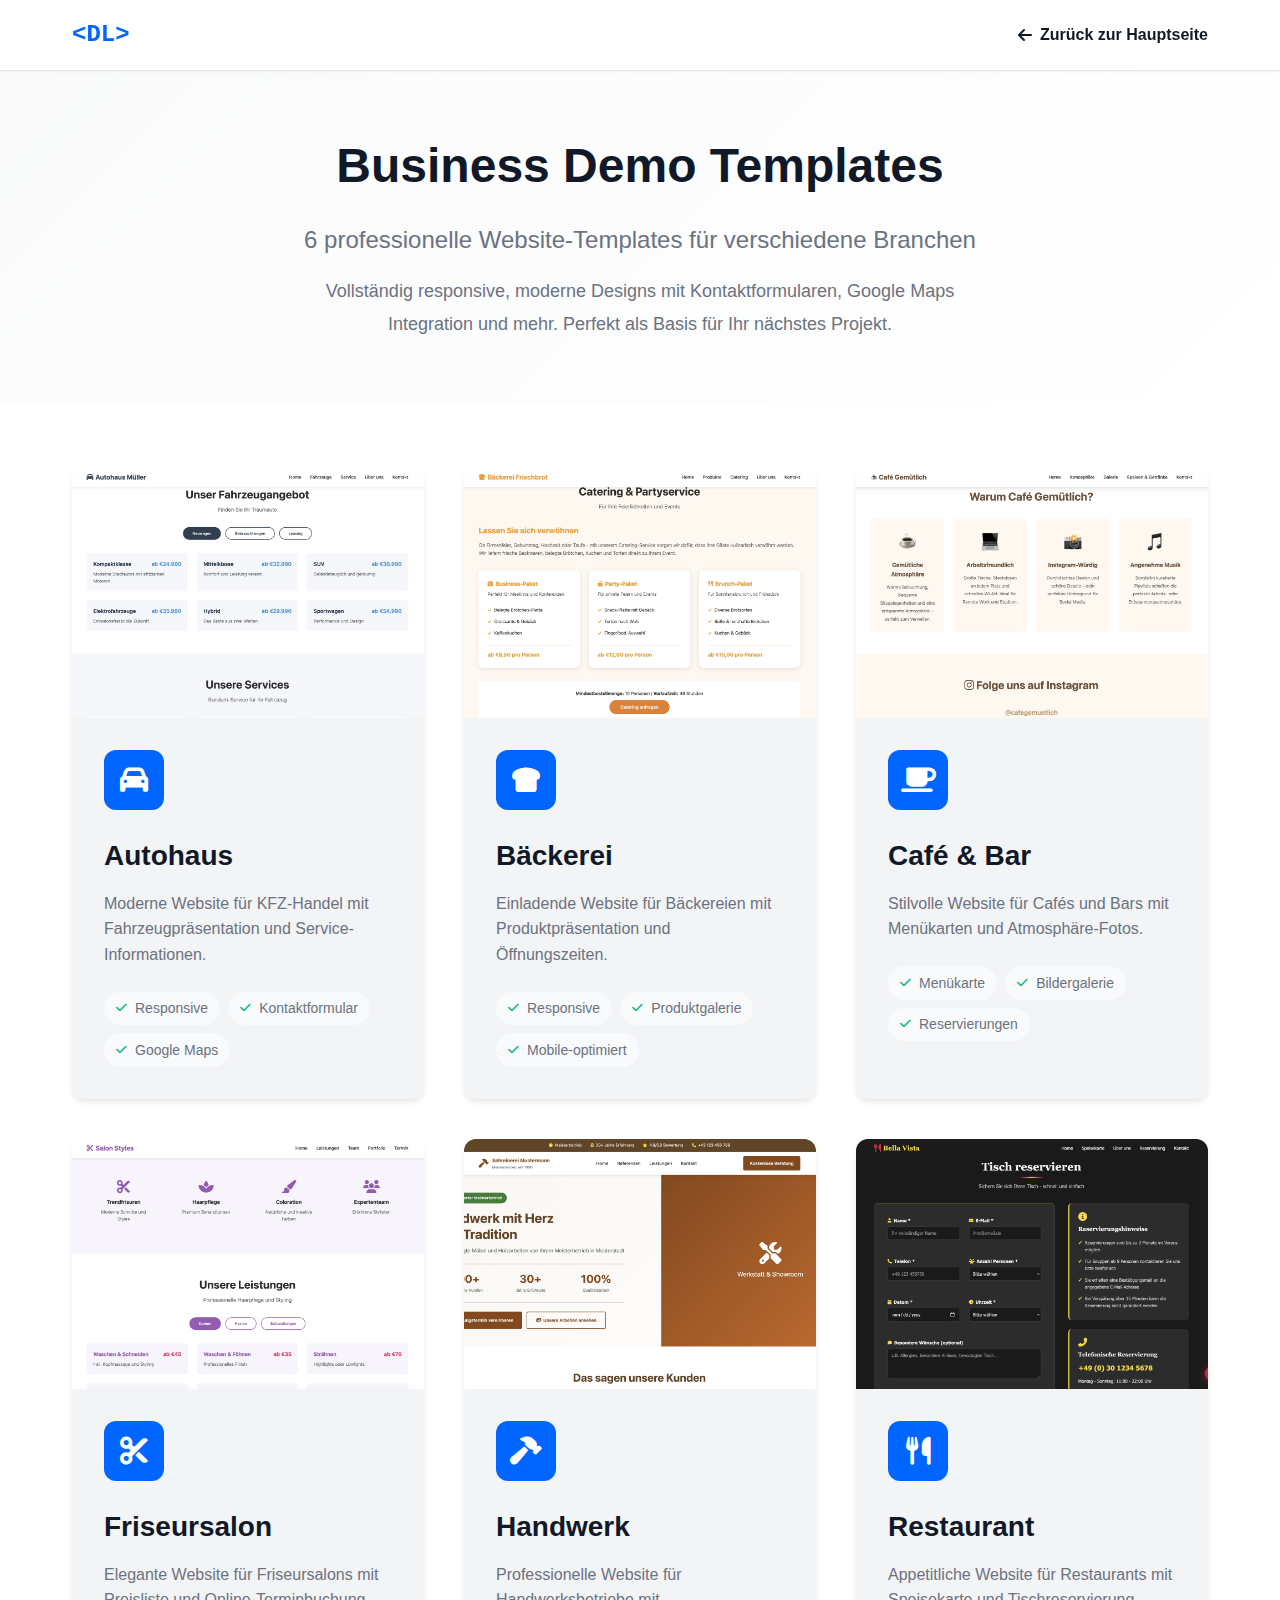
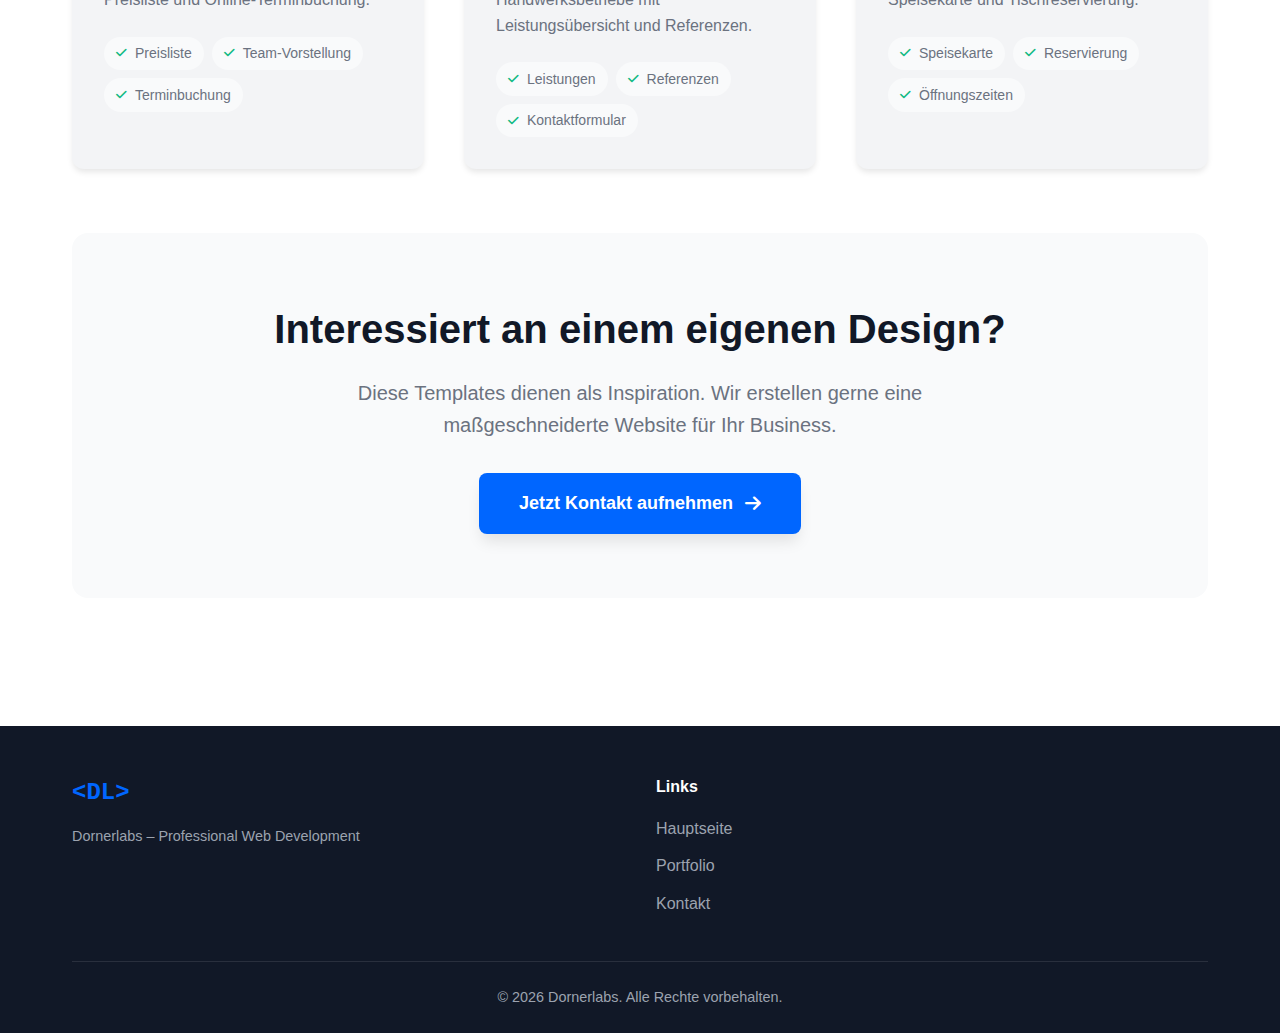
<file: Demos/index.html>
<!DOCTYPE html>
<html lang="de">
<head>
    <meta charset="UTF-8">
    <meta name="viewport" content="width=device-width, initial-scale=1.0">
    <meta name="description" content="Business Website Templates - 6 professionelle Demo-Websites für verschiedene Branchen">
    <title>Business Demo Templates – Dornerlabs</title>

    <!-- Favicons -->
    <link rel="icon" type="image/x-icon" href="https://portfolio.dornerlabs.com/assets/icon/dornerlabs-icon-dark.ico">

    <!-- Styles -->
    <link rel="stylesheet" href="style.css">
    <link rel="stylesheet" href="https://cdnjs.cloudflare.com/ajax/libs/font-awesome/6.4.0/css/all.min.css">
</head>
<body>
    <!-- Navigation -->
    <nav class="navbar">
        <div class="nav-container">
            <a href="https://dornerlabs.com" class="logo">&lt;DL&gt;</a>
            <div class="nav-links">
                <a href="https://dornerlabs.com" class="nav-link">
                    <i class="fas fa-arrow-left"></i> Zurück zur Hauptseite
                </a>
            </div>
        </div>
    </nav>

    <!-- Main Content -->
    <main>
        <section class="hero">
            <div class="container">
                <h1>Business Demo Templates</h1>
                <p class="subtitle">6 professionelle Website-Templates für verschiedene Branchen</p>
                <p class="description">
                    Vollständig responsive, moderne Designs mit Kontaktformularen, Google Maps Integration und mehr.
                    Perfekt als Basis für Ihr nächstes Projekt.
                </p>
            </div>
        </section>

        <section class="demos">
            <div class="container">
                <div class="demos-grid">
                    <!-- Autohaus Demo -->
                    <div class="demo-card">
                        <div class="demo-image">
                            <img src="screenshots/autohaus-thumb.webp" alt="Autohaus Demo" onerror="this.src='https://via.placeholder.com/400x300?text=Autohaus'">
                            <div class="demo-overlay">
                                <a href="autohaus/index.html" class="demo-link">
                                    <i class="fas fa-external-link-alt"></i> Demo ansehen
                                </a>
                            </div>
                        </div>
                        <div class="demo-content">
                            <div class="demo-icon">
                                <i class="fas fa-car"></i>
                            </div>
                            <h3>Autohaus</h3>
                            <p>Moderne Website für KFZ-Handel mit Fahrzeugpräsentation und Service-Informationen.</p>
                            <div class="demo-features">
                                <span class="feature-tag"><i class="fas fa-check"></i> Responsive</span>
                                <span class="feature-tag"><i class="fas fa-check"></i> Kontaktformular</span>
                                <span class="feature-tag"><i class="fas fa-check"></i> Google Maps</span>
                            </div>
                        </div>
                    </div>

                    <!-- Bäckerei Demo -->
                    <div class="demo-card">
                        <div class="demo-image">
                            <img src="screenshots/baeckerei-thumb.webp" alt="Bäckerei Demo" onerror="this.src='https://via.placeholder.com/400x300?text=Baeckerei'">
                            <div class="demo-overlay">
                                <a href="baeckerei/index.html" class="demo-link">
                                    <i class="fas fa-external-link-alt"></i> Demo ansehen
                                </a>
                            </div>
                        </div>
                        <div class="demo-content">
                            <div class="demo-icon">
                                <i class="fas fa-bread-slice"></i>
                            </div>
                            <h3>Bäckerei</h3>
                            <p>Einladende Website für Bäckereien mit Produktpräsentation und Öffnungszeiten.</p>
                            <div class="demo-features">
                                <span class="feature-tag"><i class="fas fa-check"></i> Responsive</span>
                                <span class="feature-tag"><i class="fas fa-check"></i> Produktgalerie</span>
                                <span class="feature-tag"><i class="fas fa-check"></i> Mobile-optimiert</span>
                            </div>
                        </div>
                    </div>

                    <!-- Café Demo -->
                    <div class="demo-card">
                        <div class="demo-image">
                            <img src="screenshots/cafe-thumb.webp" alt="Café Demo" onerror="this.src='https://via.placeholder.com/400x300?text=Cafe'">
                            <div class="demo-overlay">
                                <a href="cafe/index.html" class="demo-link">
                                    <i class="fas fa-external-link-alt"></i> Demo ansehen
                                </a>
                            </div>
                        </div>
                        <div class="demo-content">
                            <div class="demo-icon">
                                <i class="fas fa-coffee"></i>
                            </div>
                            <h3>Café & Bar</h3>
                            <p>Stilvolle Website für Cafés und Bars mit Menükarten und Atmosphäre-Fotos.</p>
                            <div class="demo-features">
                                <span class="feature-tag"><i class="fas fa-check"></i> Menükarte</span>
                                <span class="feature-tag"><i class="fas fa-check"></i> Bildergalerie</span>
                                <span class="feature-tag"><i class="fas fa-check"></i> Reservierungen</span>
                            </div>
                        </div>
                    </div>

                    <!-- Friseur Demo -->
                    <div class="demo-card">
                        <div class="demo-image">
                            <img src="screenshots/friseur-thumb.webp" alt="Friseur Demo" onerror="this.src='https://via.placeholder.com/400x300?text=Friseur'">
                            <div class="demo-overlay">
                                <a href="friseur/index.html" class="demo-link">
                                    <i class="fas fa-external-link-alt"></i> Demo ansehen
                                </a>
                            </div>
                        </div>
                        <div class="demo-content">
                            <div class="demo-icon">
                                <i class="fas fa-cut"></i>
                            </div>
                            <h3>Friseursalon</h3>
                            <p>Elegante Website für Friseursalons mit Preisliste und Online-Terminbuchung.</p>
                            <div class="demo-features">
                                <span class="feature-tag"><i class="fas fa-check"></i> Preisliste</span>
                                <span class="feature-tag"><i class="fas fa-check"></i> Team-Vorstellung</span>
                                <span class="feature-tag"><i class="fas fa-check"></i> Terminbuchung</span>
                            </div>
                        </div>
                    </div>

                    <!-- Handwerk Demo -->
                    <div class="demo-card">
                        <div class="demo-image">
                            <img src="screenshots/handwerk-thumb.webp" alt="Handwerk Demo" onerror="this.src='https://via.placeholder.com/400x300?text=Handwerk'">
                            <div class="demo-overlay">
                                <a href="handwerk/index.html" class="demo-link">
                                    <i class="fas fa-external-link-alt"></i> Demo ansehen
                                </a>
                            </div>
                        </div>
                        <div class="demo-content">
                            <div class="demo-icon">
                                <i class="fas fa-hammer"></i>
                            </div>
                            <h3>Handwerk</h3>
                            <p>Professionelle Website für Handwerksbetriebe mit Leistungsübersicht und Referenzen.</p>
                            <div class="demo-features">
                                <span class="feature-tag"><i class="fas fa-check"></i> Leistungen</span>
                                <span class="feature-tag"><i class="fas fa-check"></i> Referenzen</span>
                                <span class="feature-tag"><i class="fas fa-check"></i> Kontaktformular</span>
                            </div>
                        </div>
                    </div>

                    <!-- Restaurant Demo -->
                    <div class="demo-card">
                        <div class="demo-image">
                            <img src="screenshots/restaurant-thumb.webp" alt="Restaurant Demo" onerror="this.src='https://via.placeholder.com/400x300?text=Restaurant'">
                            <div class="demo-overlay">
                                <a href="restaurant/index.html" class="demo-link">
                                    <i class="fas fa-external-link-alt"></i> Demo ansehen
                                </a>
                            </div>
                        </div>
                        <div class="demo-content">
                            <div class="demo-icon">
                                <i class="fas fa-utensils"></i>
                            </div>
                            <h3>Restaurant</h3>
                            <p>Appetitliche Website für Restaurants mit Speisekarte und Tischreservierung.</p>
                            <div class="demo-features">
                                <span class="feature-tag"><i class="fas fa-check"></i> Speisekarte</span>
                                <span class="feature-tag"><i class="fas fa-check"></i> Reservierung</span>
                                <span class="feature-tag"><i class="fas fa-check"></i> Öffnungszeiten</span>
                            </div>
                        </div>
                    </div>
                </div>

                <!-- CTA Section -->
                <div class="cta-section">
                    <h2>Interessiert an einem eigenen Design?</h2>
                    <p>Diese Templates dienen als Inspiration. Wir erstellen gerne eine maßgeschneiderte Website für Ihr Business.</p>
                    <a href="https://dornerlabs.com#contact" class="cta-button">
                        Jetzt Kontakt aufnehmen
                        <i class="fas fa-arrow-right"></i>
                    </a>
                </div>
            </div>
        </section>
    </main>

    <!-- Footer -->
    <footer class="footer">
        <div class="container">
            <div class="footer-content">
                <div class="footer-section">
                    <div class="logo">&lt;DL&gt;</div>
                    <p>Dornerlabs – Professional Web Development</p>
                </div>
                <div class="footer-section">
                    <h4>Links</h4>
                    <ul class="footer-links">
                        <li><a href="https://dornerlabs.com">Hauptseite</a></li>
                        <li><a href="https://portfolio.dornerlabs.com">Portfolio</a></li>
                        <li><a href="https://dornerlabs.com#contact">Kontakt</a></li>
                    </ul>
                </div>
            </div>
            <div class="footer-bottom">
                <p>&copy; 2026 Dornerlabs. Alle Rechte vorbehalten.</p>
            </div>
        </div>
    </footer>
</body>
</html>
</file>
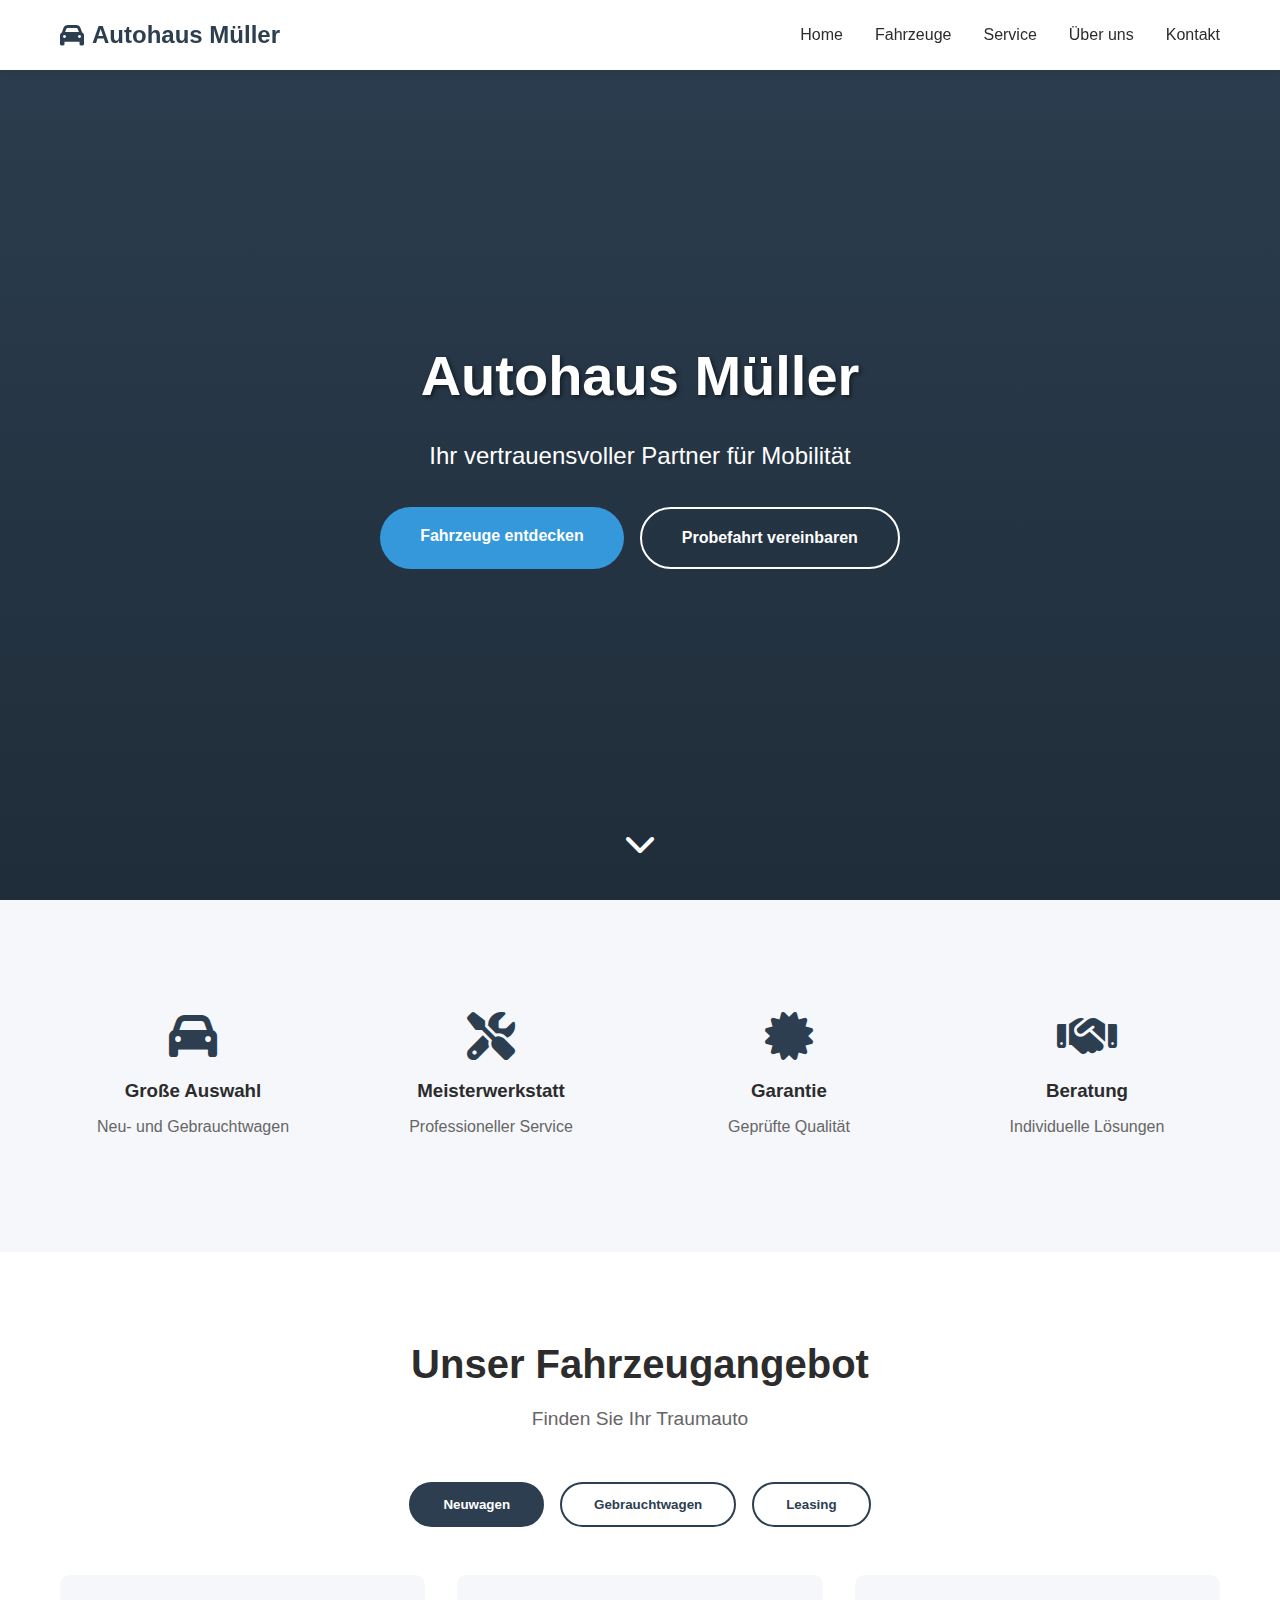
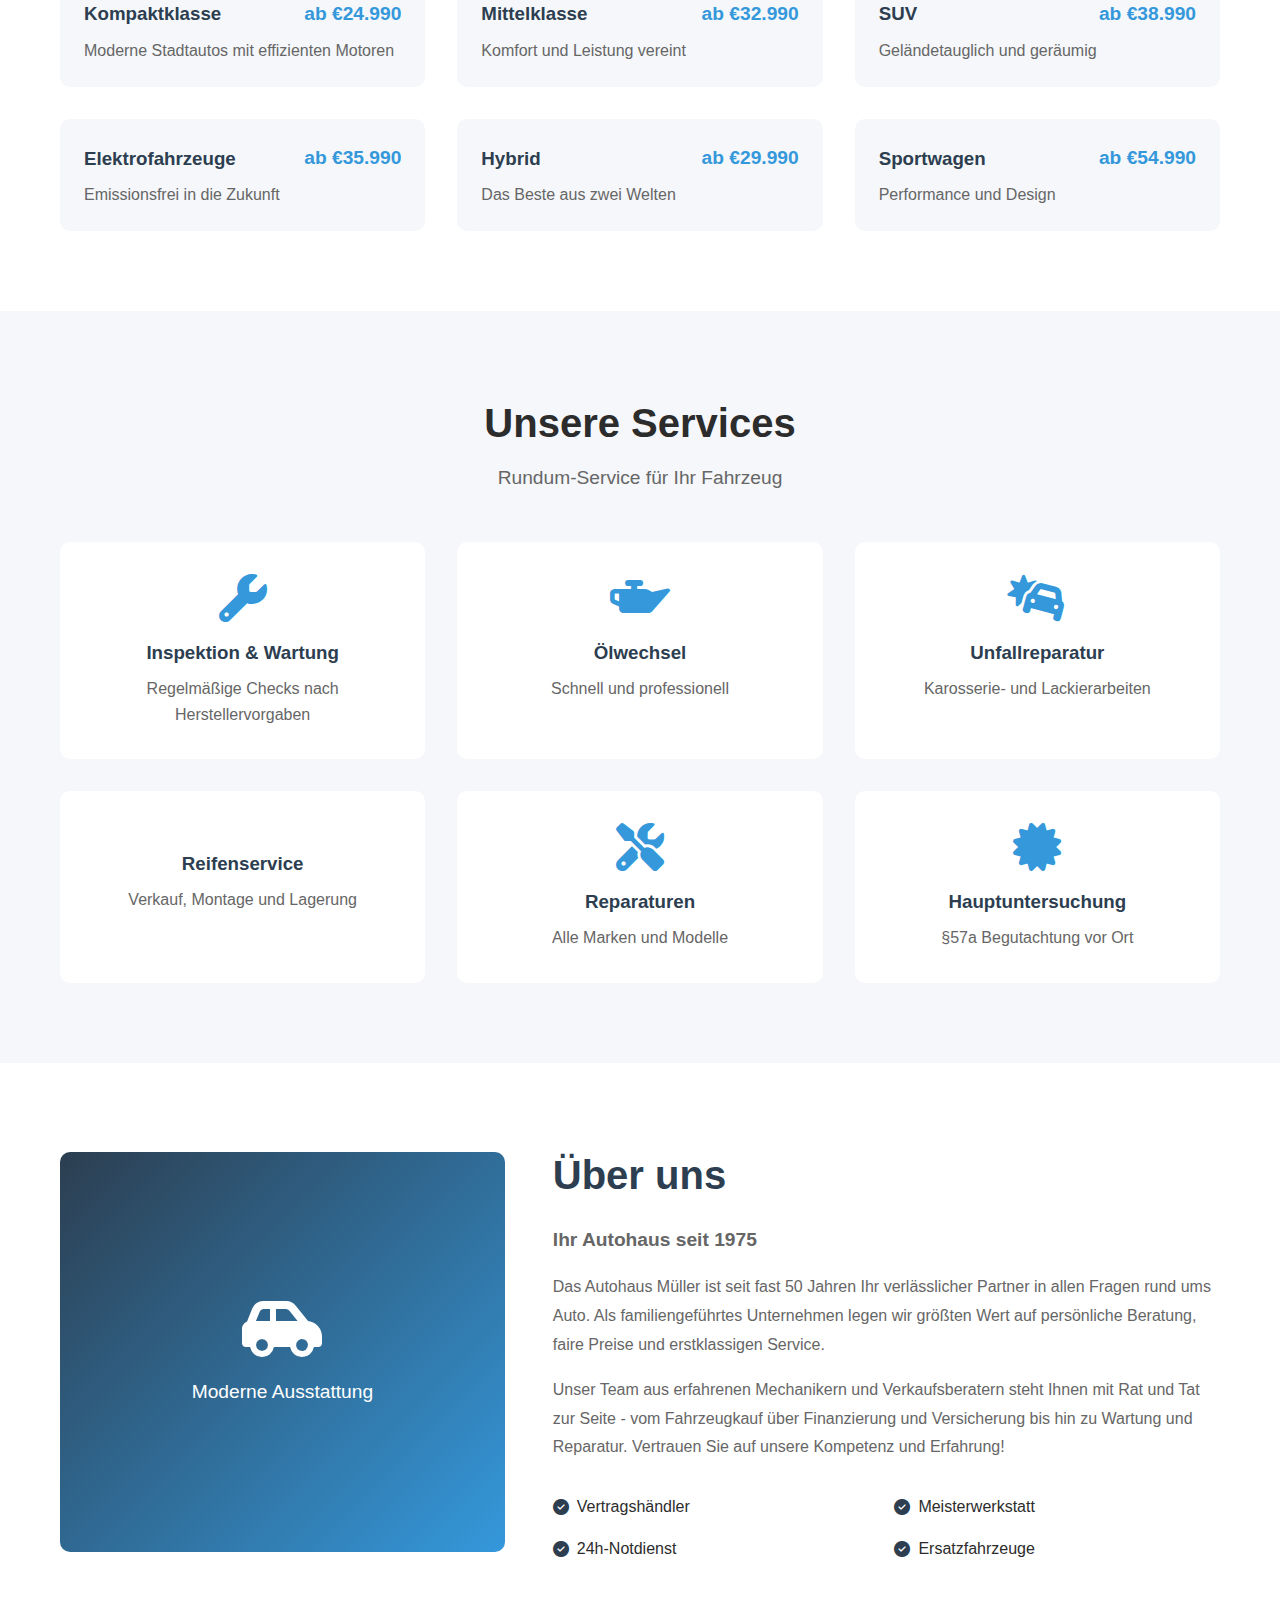
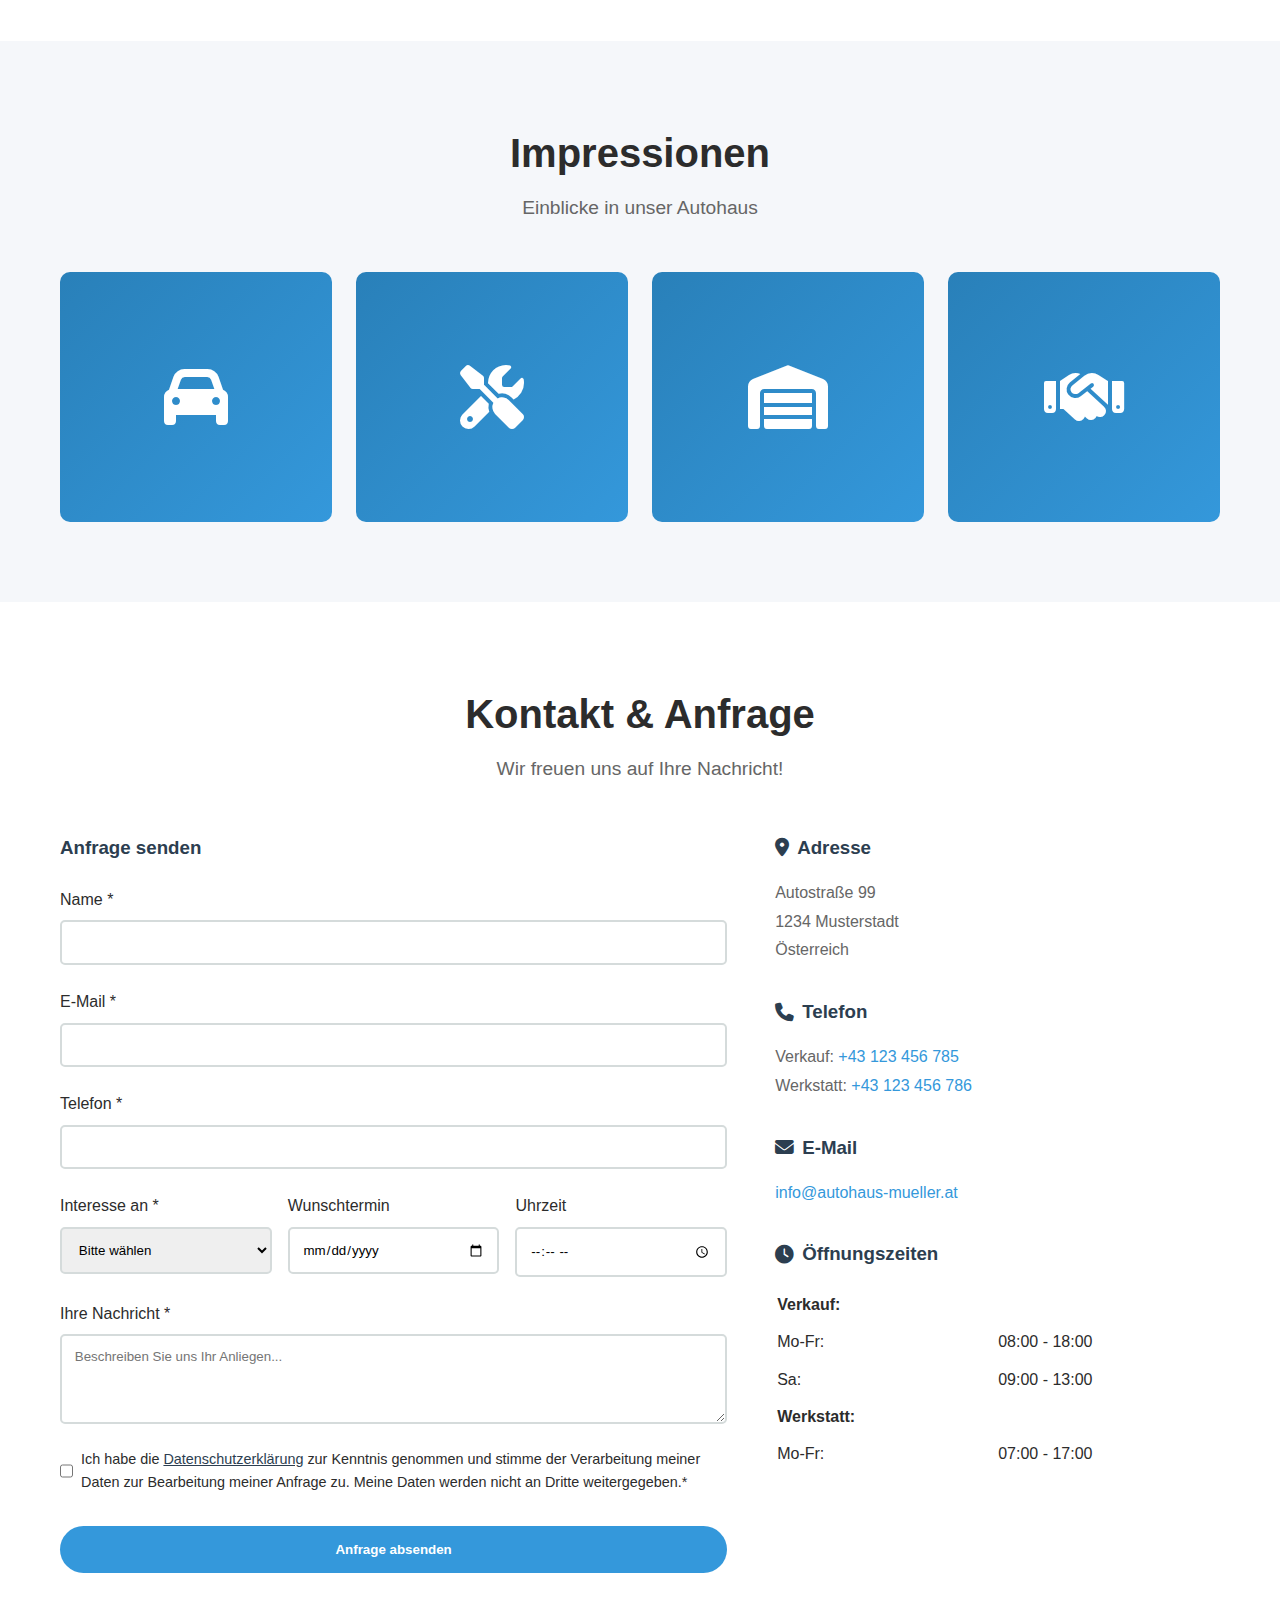
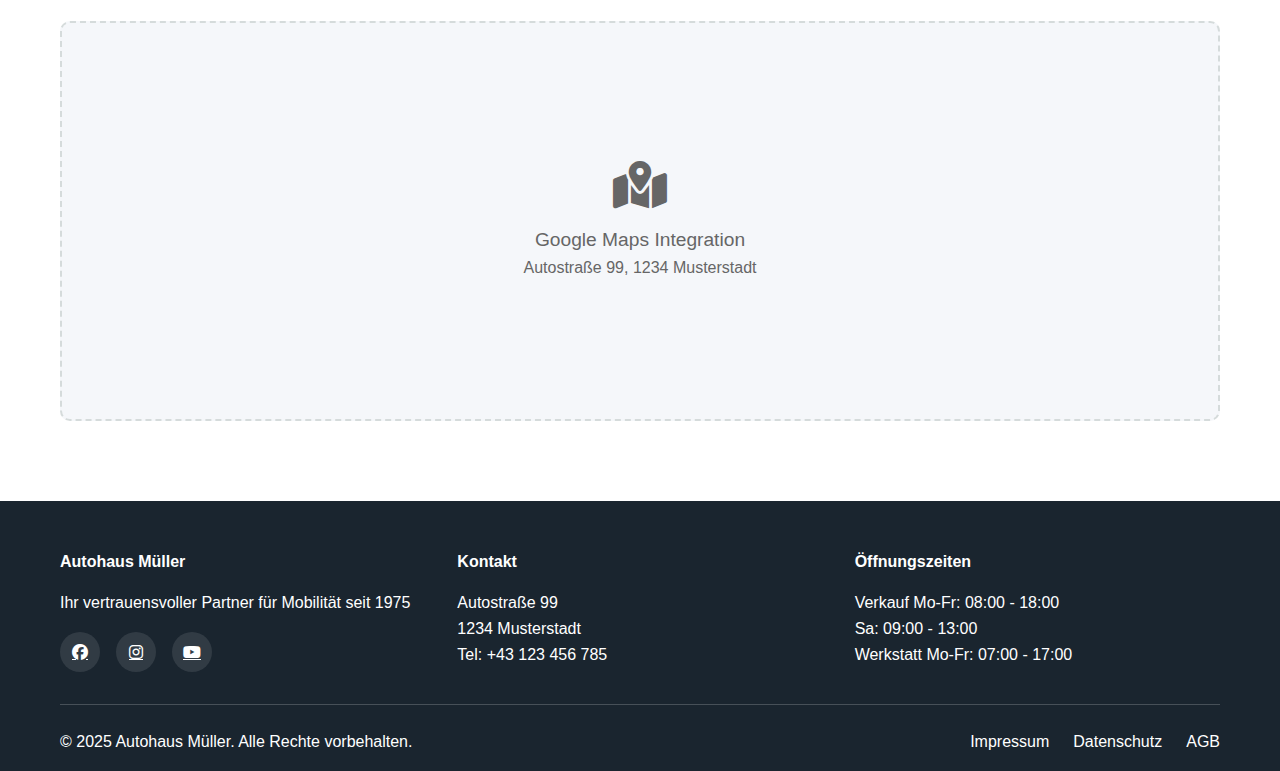
<file: Demos/autohaus/index.html>
<!DOCTYPE html>
<html lang="de">
<head>
    <meta charset="UTF-8">
    <meta name="viewport" content="width=device-width, initial-scale=1.0">
    <meta name="description" content="Autohaus Müller - Ihr Partner für Neu- und Gebrauchtwagen sowie professionellen Service">
    <title>Autohaus Müller - Fahrzeughandel & Service in Musterstadt</title>
    <link rel="stylesheet" href="css/style.css">
    <link rel="stylesheet" href="https://cdnjs.cloudflare.com/ajax/libs/font-awesome/6.4.0/css/all.min.css">
</head>
<body>
    <!-- Navigation -->
    <nav class="navbar">
        <div class="container">
            <div class="logo">
                <i class="fas fa-car"></i>
                Autohaus Müller
            </div>
            <ul class="nav-menu">
                <li><a href="#home" class="nav-link">Home</a></li>
                <li><a href="#fahrzeuge" class="nav-link">Fahrzeuge</a></li>
                <li><a href="#service" class="nav-link">Service</a></li>
                <li><a href="#about" class="nav-link">Über uns</a></li>
                <li><a href="#kontakt" class="nav-link">Kontakt</a></li>
            </ul>
            <div class="hamburger">
                <span></span>
                <span></span>
                <span></span>
            </div>
        </div>
    </nav>

    <!-- Hero Section -->
    <section id="home" class="hero">
        <div class="hero-overlay"></div>
        <div class="hero-content">
            <h1>Autohaus Müller</h1>
            <p>Ihr vertrauensvoller Partner für Mobilität</p>
            <div class="hero-buttons">
                <a href="#fahrzeuge" class="btn btn-primary">Fahrzeuge entdecken</a>
                <a href="#kontakt" class="btn btn-secondary">Probefahrt vereinbaren</a>
            </div>
        </div>
        <div class="scroll-down">
            <i class="fas fa-chevron-down"></i>
        </div>
    </section>

    <!-- Features Section -->
    <section class="features">
        <div class="container">
            <div class="features-grid">
                <div class="feature-box">
                    <i class="fas fa-car"></i>
                    <h3>Große Auswahl</h3>
                    <p>Neu- und Gebrauchtwagen</p>
                </div>
                <div class="feature-box">
                    <i class="fas fa-tools"></i>
                    <h3>Meisterwerkstatt</h3>
                    <p>Professioneller Service</p>
                </div>
                <div class="feature-box">
                    <i class="fas fa-certificate"></i>
                    <h3>Garantie</h3>
                    <p>Geprüfte Qualität</p>
                </div>
                <div class="feature-box">
                    <i class="fas fa-handshake"></i>
                    <h3>Beratung</h3>
                    <p>Individuelle Lösungen</p>
                </div>
            </div>
        </div>
    </section>

    <!-- Fahrzeuge Section -->
    <section id="fahrzeuge" class="vehicles">
        <div class="container">
            <div class="section-header">
                <h2>Unser Fahrzeugangebot</h2>
                <p>Finden Sie Ihr Traumauto</p>
            </div>
            <div class="menu-tabs">
                <button class="tab-btn active" data-tab="neuwagen">Neuwagen</button>
                <button class="tab-btn" data-tab="gebraucht">Gebrauchtwagen</button>
                <button class="tab-btn" data-tab="leasing">Leasing</button>
            </div>

            <!-- Neuwagen Tab -->
            <div class="menu-content active" id="neuwagen">
                <div class="menu-grid">
                    <div class="menu-item">
                        <div class="menu-item-header">
                            <h3>Kompaktklasse</h3>
                            <span class="price">ab €24.990</span>
                        </div>
                        <p>Moderne Stadtautos mit effizienten Motoren</p>
                    </div>
                    <div class="menu-item">
                        <div class="menu-item-header">
                            <h3>Mittelklasse</h3>
                            <span class="price">ab €32.990</span>
                        </div>
                        <p>Komfort und Leistung vereint</p>
                    </div>
                    <div class="menu-item">
                        <div class="menu-item-header">
                            <h3>SUV</h3>
                            <span class="price">ab €38.990</span>
                        </div>
                        <p>Geländetauglich und geräumig</p>
                    </div>
                    <div class="menu-item">
                        <div class="menu-item-header">
                            <h3>Elektrofahrzeuge</h3>
                            <span class="price">ab €35.990</span>
                        </div>
                        <p>Emissionsfrei in die Zukunft</p>
                    </div>
                    <div class="menu-item">
                        <div class="menu-item-header">
                            <h3>Hybrid</h3>
                            <span class="price">ab €29.990</span>
                        </div>
                        <p>Das Beste aus zwei Welten</p>
                    </div>
                    <div class="menu-item">
                        <div class="menu-item-header">
                            <h3>Sportwagen</h3>
                            <span class="price">ab €54.990</span>
                        </div>
                        <p>Performance und Design</p>
                    </div>
                </div>
            </div>

            <!-- Gebrauchtwagen Tab -->
            <div class="menu-content" id="gebraucht">
                <div class="menu-grid">
                    <div class="menu-item">
                        <div class="menu-item-header">
                            <h3>Jahreswagen</h3>
                            <span class="price">ab €18.990</span>
                        </div>
                        <p>Neuwertig mit Werksgarantie</p>
                    </div>
                    <div class="menu-item">
                        <div class="menu-item-header">
                            <h3>Geprüfte Gebrauchte</h3>
                            <span class="price">ab €12.990</span>
                        </div>
                        <p>Mit Garantie und Wartungspaket</p>
                    </div>
                    <div class="menu-item">
                        <div class="menu-item-header">
                            <h3>Vorführwagen</h3>
                            <span class="price">ab €22.990</span>
                        </div>
                        <p>Wenig Kilometer, volle Ausstattung</p>
                    </div>
                    <div class="menu-item">
                        <div class="menu-item-header">
                            <h3>Familienautos</h3>
                            <span class="price">ab €15.990</span>
                        </div>
                        <p>Geräumig und zuverlässig</p>
                    </div>
                    <div class="menu-item">
                        <div class="menu-item-header">
                            <h3>Kleinwagen</h3>
                            <span class="price">ab €8.990</span>
                        </div>
                        <p>Perfekt für die Stadt</p>
                    </div>
                    <div class="menu-item">
                        <div class="menu-item-header">
                            <h3>Transporter</h3>
                            <span class="price">ab €19.990</span>
                        </div>
                        <p>Für Gewerbe und Handwerk</p>
                    </div>
                </div>
            </div>

            <!-- Leasing Tab -->
            <div class="menu-content" id="leasing">
                <div class="menu-grid">
                    <div class="menu-item">
                        <div class="menu-item-header">
                            <h3>Privatleasing</h3>
                            <span class="price">ab €199/Mon.</span>
                        </div>
                        <p>Flexibel ohne Anzahlung</p>
                    </div>
                    <div class="menu-item">
                        <div class="menu-item-header">
                            <h3>Geschäftsleasing</h3>
                            <span class="price">ab €249/Mon.</span>
                        </div>
                        <p>Steuerliche Vorteile nutzen</p>
                    </div>
                    <div class="menu-item">
                        <div class="menu-item-header">
                            <h3>Full-Service-Leasing</h3>
                            <span class="price">ab €299/Mon.</span>
                        </div>
                        <p>Rundumpaket mit allen Services</p>
                    </div>
                    <div class="menu-item">
                        <div class="menu-item-header">
                            <h3>Restwertleasing</h3>
                            <span class="price">ab €179/Mon.</span>
                        </div>
                        <p>Niedrige monatliche Raten</p>
                    </div>
                    <div class="menu-item">
                        <div class="menu-item-header">
                            <h3>Kilometerleasing</h3>
                            <span class="price">ab €219/Mon.</span>
                        </div>
                        <p>Flexible Kilometer-Pakete</p>
                    </div>
                    <div class="menu-item">
                        <div class="menu-item-header">
                            <h3>E-Auto Leasing</h3>
                            <span class="price">ab €289/Mon.</span>
                        </div>
                        <p>Inkl. Förderung und Ladepaket</p>
                    </div>
                </div>
            </div>
        </div>
    </section>

    <!-- Service Section -->
    <section id="service" class="service">
        <div class="container">
            <div class="section-header">
                <h2>Unsere Services</h2>
                <p>Rundum-Service für Ihr Fahrzeug</p>
            </div>
            <div class="service-grid">
                <div class="service-item">
                    <i class="fas fa-wrench"></i>
                    <h3>Inspektion & Wartung</h3>
                    <p>Regelmäßige Checks nach Herstellervorgaben</p>
                </div>
                <div class="service-item">
                    <i class="fas fa-oil-can"></i>
                    <h3>Ölwechsel</h3>
                    <p>Schnell und professionell</p>
                </div>
                <div class="service-item">
                    <i class="fas fa-car-crash"></i>
                    <h3>Unfallreparatur</h3>
                    <p>Karosserie- und Lackierarbeiten</p>
                </div>
                <div class="service-item">
                    <i class="fas fa-tire"></i>
                    <h3>Reifenservice</h3>
                    <p>Verkauf, Montage und Lagerung</p>
                </div>
                <div class="service-item">
                    <i class="fas fa-tools"></i>
                    <h3>Reparaturen</h3>
                    <p>Alle Marken und Modelle</p>
                </div>
                <div class="service-item">
                    <i class="fas fa-certificate"></i>
                    <h3>Hauptuntersuchung</h3>
                    <p>§57a Begutachtung vor Ort</p>
                </div>
            </div>
        </div>
    </section>

    <!-- About Section -->
    <section id="about" class="about">
        <div class="container">
            <div class="about-content">
                <div class="about-image">
                    <div class="image-placeholder">
                        <i class="fas fa-car-side"></i>
                        <p>Moderne Ausstattung</p>
                    </div>
                </div>
                <div class="about-text">
                    <h2>Über uns</h2>
                    <p class="highlight">Ihr Autohaus seit 1975</p>
                    <p>Das Autohaus Müller ist seit fast 50 Jahren Ihr verlässlicher Partner in allen Fragen rund ums Auto. Als familiengeführtes Unternehmen legen wir größten Wert auf persönliche Beratung, faire Preise und erstklassigen Service.</p>
                    <p>Unser Team aus erfahrenen Mechanikern und Verkaufsberatern steht Ihnen mit Rat und Tat zur Seite - vom Fahrzeugkauf über Finanzierung und Versicherung bis hin zu Wartung und Reparatur. Vertrauen Sie auf unsere Kompetenz und Erfahrung!</p>
                    <div class="about-features">
                        <div class="feature">
                            <i class="fas fa-check-circle"></i>
                            <span>Vertragshändler</span>
                        </div>
                        <div class="feature">
                            <i class="fas fa-check-circle"></i>
                            <span>Meisterwerkstatt</span>
                        </div>
                        <div class="feature">
                            <i class="fas fa-check-circle"></i>
                            <span>24h-Notdienst</span>
                        </div>
                        <div class="feature">
                            <i class="fas fa-check-circle"></i>
                            <span>Ersatzfahrzeuge</span>
                        </div>
                    </div>
                </div>
            </div>
        </div>
    </section>

    <!-- Gallery Section -->
    <section id="gallery" class="gallery">
        <div class="container">
            <div class="section-header">
                <h2>Impressionen</h2>
                <p>Einblicke in unser Autohaus</p>
            </div>
            <div class="gallery-grid">
                <div class="gallery-item">
                    <div class="gallery-placeholder">
                        <i class="fas fa-car"></i>
                    </div>
                </div>
                <div class="gallery-item">
                    <div class="gallery-placeholder">
                        <i class="fas fa-tools"></i>
                    </div>
                </div>
                <div class="gallery-item">
                    <div class="gallery-placeholder">
                        <i class="fas fa-warehouse"></i>
                    </div>
                </div>
                <div class="gallery-item">
                    <div class="gallery-placeholder">
                        <i class="fas fa-handshake"></i>
                    </div>
                </div>
            </div>
        </div>
    </section>

    <!-- Contact Section -->
    <section id="kontakt" class="contact">
        <div class="container">
            <div class="section-header">
                <h2>Kontakt & Anfrage</h2>
                <p>Wir freuen uns auf Ihre Nachricht!</p>
            </div>
            <div class="contact-wrapper">
                <!-- Contact Form -->
                <div class="contact-form-container">
                    <h3>Anfrage senden</h3>
                    <form class="contact-form" id="contactForm">
                        <div class="form-group">
                            <label for="name">Name *</label>
                            <input type="text" id="name" name="name" required>
                        </div>
                        <div class="form-group">
                            <label for="email">E-Mail *</label>
                            <input type="email" id="email" name="email" required>
                        </div>
                        <div class="form-group">
                            <label for="phone">Telefon *</label>
                            <input type="tel" id="phone" name="phone" required>
                        </div>
                        <div class="form-row">
                            <div class="form-group">
                                <label for="interest">Interesse an *</label>
                                <select id="interest" name="interest" required>
                                    <option value="">Bitte wählen</option>
                                    <option value="neuwagen">Neuwagen</option>
                                    <option value="gebraucht">Gebrauchtwagen</option>
                                    <option value="leasing">Leasing</option>
                                    <option value="service">Service/Werkstatt</option>
                                    <option value="ankauf">Fahrzeugankauf</option>
                                </select>
                            </div>
                            <div class="form-group">
                                <label for="date">Wunschtermin</label>
                                <input type="date" id="date" name="date">
                            </div>
                            <div class="form-group">
                                <label for="time">Uhrzeit</label>
                                <input type="time" id="time" name="time">
                            </div>
                        </div>
                        <div class="form-group">
                            <label for="message">Ihre Nachricht *</label>
                            <textarea id="message" name="message" rows="4" placeholder="Beschreiben Sie uns Ihr Anliegen..." required></textarea>
                        </div>
                        <div class="form-group checkbox-group">
                            <label>
                                <input type="checkbox" name="privacy" required>
                                <span>Ich habe die <a href="#datenschutz">Datenschutzerklärung</a> zur Kenntnis genommen und stimme der Verarbeitung meiner Daten zur Bearbeitung meiner Anfrage zu. Meine Daten werden nicht an Dritte weitergegeben.*</span>
                            </label>
                        </div>
                        <button type="submit" class="btn btn-primary">Anfrage absenden</button>
                    </form>
                </div>

                <!-- Contact Info -->
                <div class="contact-info">
                    <div class="info-box">
                        <h3><i class="fas fa-map-marker-alt"></i> Adresse</h3>
                        <p>Autostraße 99<br>1234 Musterstadt<br>Österreich</p>
                    </div>
                    <div class="info-box">
                        <h3><i class="fas fa-phone"></i> Telefon</h3>
                        <p>Verkauf: <a href="tel:+43123456785">+43 123 456 785</a><br>
                        Werkstatt: <a href="tel:+43123456786">+43 123 456 786</a></p>
                    </div>
                    <div class="info-box">
                        <h3><i class="fas fa-envelope"></i> E-Mail</h3>
                        <p><a href="mailto:info@autohaus-mueller.at">info@autohaus-mueller.at</a></p>
                    </div>
                    <div class="info-box">
                        <h3><i class="fas fa-clock"></i> Öffnungszeiten</h3>
                        <table class="opening-hours">
                            <tr>
                                <td><strong>Verkauf:</strong></td>
                                <td></td>
                            </tr>
                            <tr>
                                <td>Mo-Fr:</td>
                                <td>08:00 - 18:00</td>
                            </tr>
                            <tr>
                                <td>Sa:</td>
                                <td>09:00 - 13:00</td>
                            </tr>
                            <tr>
                                <td><strong>Werkstatt:</strong></td>
                                <td></td>
                            </tr>
                            <tr>
                                <td>Mo-Fr:</td>
                                <td>07:00 - 17:00</td>
                            </tr>
                        </table>
                    </div>
                </div>
            </div>

            <!-- Map -->
            <div class="map-container">
                <div class="map-placeholder">
                    <i class="fas fa-map-marked-alt"></i>
                    <p>Google Maps Integration</p>
                    <small>Autostraße 99, 1234 Musterstadt</small>
                </div>
            </div>
        </div>
    </section>

    <!-- Footer -->
    <footer class="footer">
        <div class="container">
            <div class="footer-content">
                <div class="footer-section">
                    <h4>Autohaus Müller</h4>
                    <p>Ihr vertrauensvoller Partner für Mobilität seit 1975</p>
                    <div class="social-links">
                        <a href="#"><i class="fab fa-facebook"></i></a>
                        <a href="#"><i class="fab fa-instagram"></i></a>
                        <a href="#"><i class="fab fa-youtube"></i></a>
                    </div>
                </div>
                <div class="footer-section">
                    <h4>Kontakt</h4>
                    <p>Autostraße 99<br>1234 Musterstadt</p>
                    <p>Tel: +43 123 456 785</p>
                </div>
                <div class="footer-section">
                    <h4>Öffnungszeiten</h4>
                    <p>Verkauf Mo-Fr: 08:00 - 18:00<br>Sa: 09:00 - 13:00<br>Werkstatt Mo-Fr: 07:00 - 17:00</p>
                </div>
            </div>
            <div class="footer-bottom">
                <p>&copy; 2025 Autohaus Müller. Alle Rechte vorbehalten.</p>
                <div class="footer-links">
                    <a href="#impressum">Impressum</a>
                    <a href="#datenschutz">Datenschutz</a>
                    <a href="#agb">AGB</a>
                </div>
            </div>
        </div>
    </footer>

    <script src="js/script.js"></script>
</body>
</html>
</file>
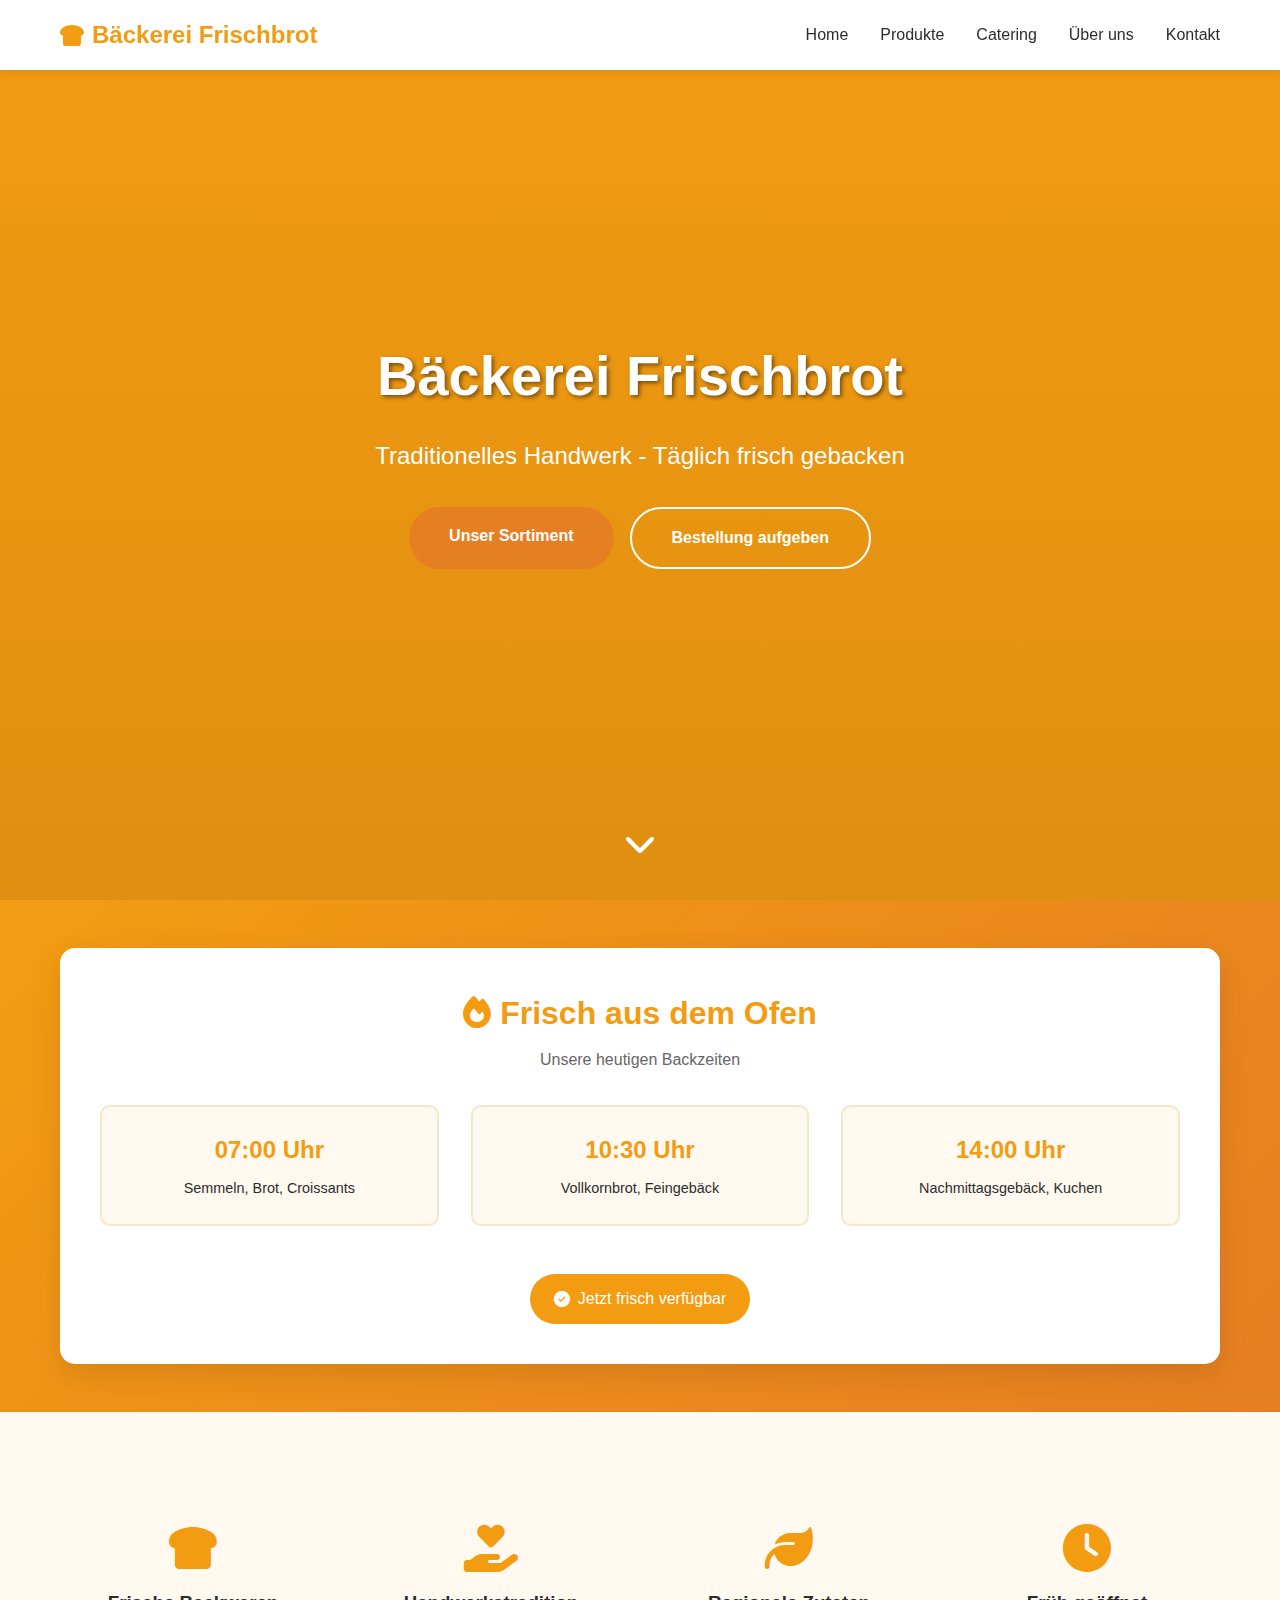
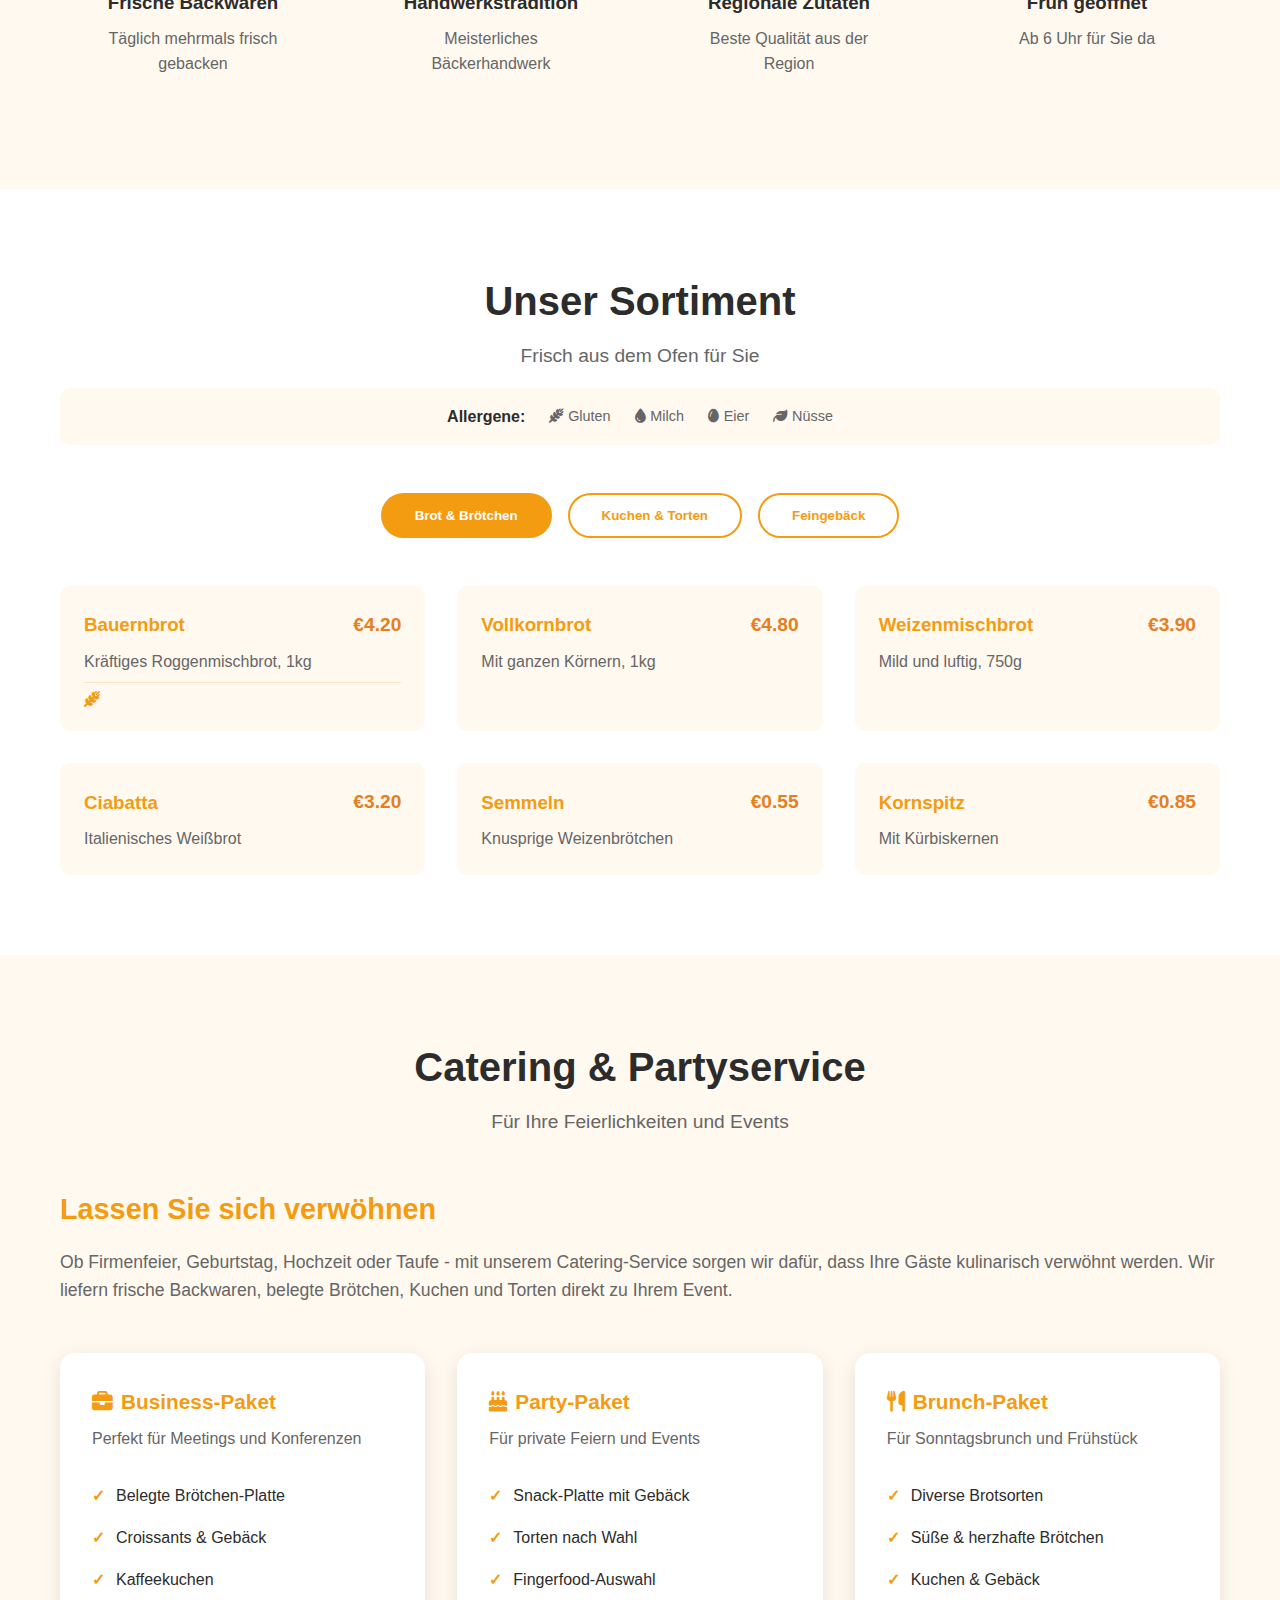
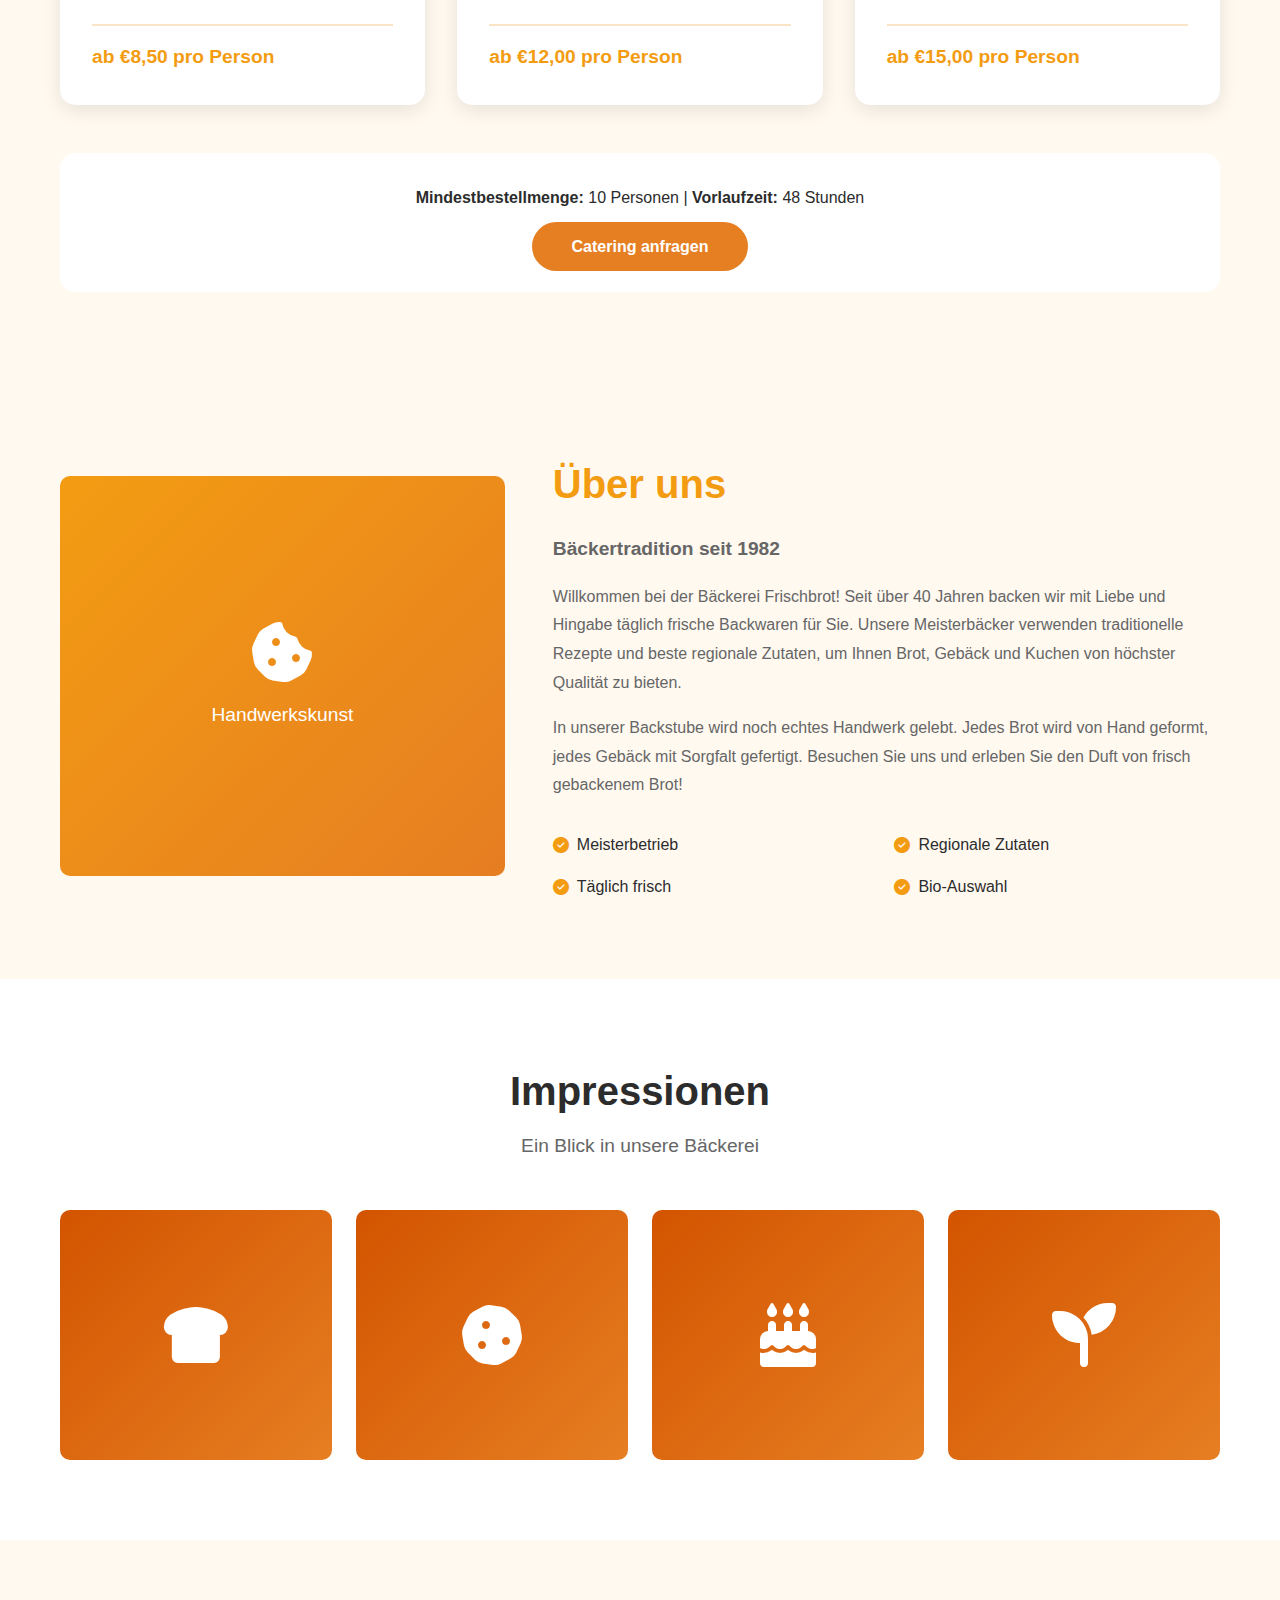
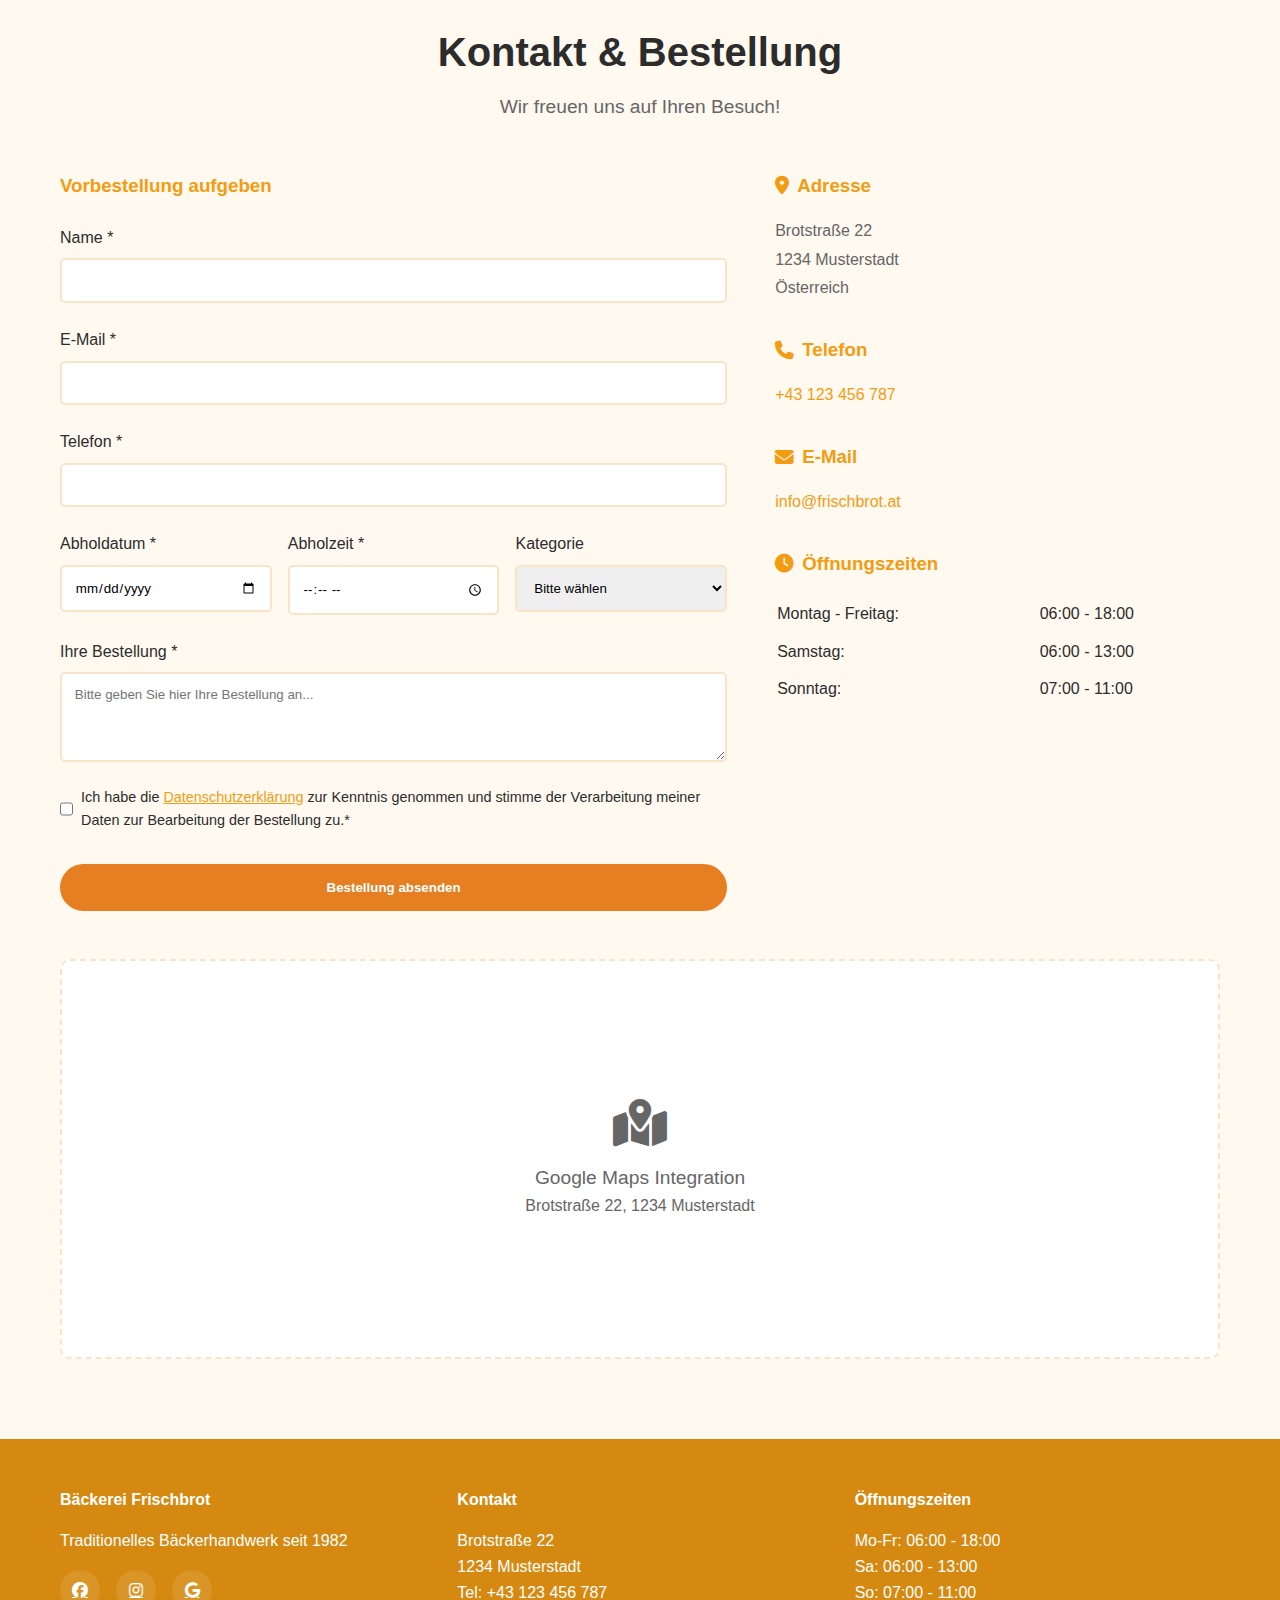
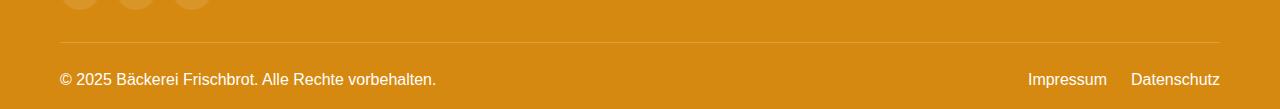
<file: Demos/baeckerei/index.html>
<!DOCTYPE html>
<html lang="de">
<head>
    <meta charset="UTF-8">
    <meta name="viewport" content="width=device-width, initial-scale=1.0">
    <meta name="description" content="Bäckerei Frischbrot - Täglich frische Backwaren aus traditioneller Handwerksbäckerei">
    <title>Bäckerei Frischbrot - Handwerksbäckerei in Musterstadt</title>
    <link rel="stylesheet" href="css/style.css">
    <link rel="stylesheet" href="https://cdnjs.cloudflare.com/ajax/libs/font-awesome/6.4.0/css/all.min.css">
</head>
<body>
    <!-- Navigation -->
    <nav class="navbar">
        <div class="container">
            <div class="logo">
                <i class="fas fa-bread-slice"></i>
                Bäckerei Frischbrot
            </div>
            <ul class="nav-menu">
                <li><a href="#home" class="nav-link">Home</a></li>
                <li><a href="#produkte" class="nav-link">Produkte</a></li>
                <li><a href="#catering" class="nav-link">Catering</a></li>
                <li><a href="#about" class="nav-link">Über uns</a></li>
                <li><a href="#kontakt" class="nav-link">Kontakt</a></li>
            </ul>
            <div class="hamburger">
                <span></span>
                <span></span>
                <span></span>
            </div>
        </div>
    </nav>

    <!-- Hero Section -->
    <section id="home" class="hero">
        <div class="hero-overlay"></div>
        <div class="hero-content">
            <h1>Bäckerei Frischbrot</h1>
            <p>Traditionelles Handwerk - Täglich frisch gebacken</p>
            <div class="hero-buttons">
                <a href="#produkte" class="btn btn-primary">Unser Sortiment</a>
                <a href="#kontakt" class="btn btn-secondary">Bestellung aufgeben</a>
            </div>
        </div>
        <div class="scroll-down">
            <i class="fas fa-chevron-down"></i>
        </div>
    </section>

    <!-- Baking Times Widget -->
    <section class="baking-times-widget">
        <div class="container">
            <div class="times-card">
                <h2><i class="fas fa-fire"></i> Frisch aus dem Ofen</h2>
                <p class="subtitle">Unsere heutigen Backzeiten</p>
                <div class="times-grid">
                    <div class="time-slot">
                        <div class="time">07:00 Uhr</div>
                        <div class="items">Semmeln, Brot, Croissants</div>
                    </div>
                    <div class="time-slot">
                        <div class="time">10:30 Uhr</div>
                        <div class="items">Vollkornbrot, Feingebäck</div>
                    </div>
                    <div class="time-slot">
                        <div class="time">14:00 Uhr</div>
                        <div class="items">Nachmittagsgebäck, Kuchen</div>
                    </div>
                </div>
                <div class="fresh-badge">
                    <i class="fas fa-check-circle"></i>
                    <span>Jetzt frisch verfügbar</span>
                </div>
            </div>
        </div>
    </section>

    <!-- Features Section -->
    <section class="features">
        <div class="container">
            <div class="features-grid">
                <div class="feature-box">
                    <i class="fas fa-bread-slice"></i>
                    <h3>Frische Backwaren</h3>
                    <p>Täglich mehrmals frisch gebacken</p>
                </div>
                <div class="feature-box">
                    <i class="fas fa-hand-holding-heart"></i>
                    <h3>Handwerkstradition</h3>
                    <p>Meisterliches Bäckerhandwerk</p>
                </div>
                <div class="feature-box">
                    <i class="fas fa-leaf"></i>
                    <h3>Regionale Zutaten</h3>
                    <p>Beste Qualität aus der Region</p>
                </div>
                <div class="feature-box">
                    <i class="fas fa-clock"></i>
                    <h3>Früh geöffnet</h3>
                    <p>Ab 6 Uhr für Sie da</p>
                </div>
            </div>
        </div>
    </section>

    <!-- Products Section -->
    <section id="produkte" class="products">
        <div class="container">
            <div class="section-header">
                <h2>Unser Sortiment</h2>
                <p>Frisch aus dem Ofen für Sie</p>
                <div class="allergen-legend">
                    <span class="legend-title">Allergene:</span>
                    <span class="allergen-icon" title="Enthält Gluten"><i class="fas fa-wheat-awn"></i> Gluten</span>
                    <span class="allergen-icon" title="Enthält Milch"><i class="fas fa-droplet"></i> Milch</span>
                    <span class="allergen-icon" title="Enthält Eier"><i class="fas fa-egg"></i> Eier</span>
                    <span class="allergen-icon" title="Enthält Nüsse"><i class="fas fa-leaf"></i> Nüsse</span>
                </div>
            </div>
            <div class="menu-tabs">
                <button class="tab-btn active" data-tab="brot">Brot & Brötchen</button>
                <button class="tab-btn" data-tab="kuchen">Kuchen & Torten</button>
                <button class="tab-btn" data-tab="gebaeck">Feingebäck</button>
            </div>

            <!-- Brot Tab -->
            <div class="menu-content active" id="brot">
                <div class="menu-grid">
                    <div class="menu-item">
                        <div class="menu-item-header">
                            <h3>Bauernbrot</h3>
                            <span class="price">€4.20</span>
                        </div>
                        <p>Kräftiges Roggenmischbrot, 1kg</p>
                        <div class="allergens">
                            <i class="fas fa-wheat-awn" title="Enthält Gluten"></i>
                        </div>
                    </div>
                    <div class="menu-item">
                        <div class="menu-item-header">
                            <h3>Vollkornbrot</h3>
                            <span class="price">€4.80</span>
                        </div>
                        <p>Mit ganzen Körnern, 1kg</p>
                    </div>
                    <div class="menu-item">
                        <div class="menu-item-header">
                            <h3>Weizenmischbrot</h3>
                            <span class="price">€3.90</span>
                        </div>
                        <p>Mild und luftig, 750g</p>
                    </div>
                    <div class="menu-item">
                        <div class="menu-item-header">
                            <h3>Ciabatta</h3>
                            <span class="price">€3.20</span>
                        </div>
                        <p>Italienisches Weißbrot</p>
                    </div>
                    <div class="menu-item">
                        <div class="menu-item-header">
                            <h3>Semmeln</h3>
                            <span class="price">€0.55</span>
                        </div>
                        <p>Knusprige Weizenbrötchen</p>
                    </div>
                    <div class="menu-item">
                        <div class="menu-item-header">
                            <h3>Kornspitz</h3>
                            <span class="price">€0.85</span>
                        </div>
                        <p>Mit Kürbiskernen</p>
                    </div>
                </div>
            </div>

            <!-- Kuchen Tab -->
            <div class="menu-content" id="kuchen">
                <div class="menu-grid">
                    <div class="menu-item">
                        <div class="menu-item-header">
                            <h3>Sachertorte</h3>
                            <span class="price">€28.00</span>
                        </div>
                        <p>Klassisch österreichisch, ganze Torte</p>
                    </div>
                    <div class="menu-item">
                        <div class="menu-item-header">
                            <h3>Apfelstrudel</h3>
                            <span class="price">€3.80</span>
                        </div>
                        <p>Nach Großmutters Rezept, Stück</p>
                    </div>
                    <div class="menu-item">
                        <div class="menu-item-header">
                            <h3>Gugelhupf</h3>
                            <span class="price">€12.50</span>
                        </div>
                        <p>Traditioneller Marmorgugelhupf</p>
                    </div>
                    <div class="menu-item">
                        <div class="menu-item-header">
                            <h3>Linzer Torte</h3>
                            <span class="price">€24.00</span>
                        </div>
                        <p>Mit Ribiselmarmelade, ganze Torte</p>
                    </div>
                    <div class="menu-item">
                        <div class="menu-item-header">
                            <h3>Bienenstich</h3>
                            <span class="price">€3.50</span>
                        </div>
                        <p>Mit Vanillecreme, Stück</p>
                    </div>
                    <div class="menu-item">
                        <div class="menu-item-header">
                            <h3>Obsttorte</h3>
                            <span class="price">€26.00</span>
                        </div>
                        <p>Saisonal nach Verfügbarkeit</p>
                    </div>
                </div>
            </div>

            <!-- Gebäck Tab -->
            <div class="menu-content" id="gebaeck">
                <div class="menu-grid">
                    <div class="menu-item">
                        <div class="menu-item-header">
                            <h3>Croissant</h3>
                            <span class="price">€1.80</span>
                        </div>
                        <p>Buttercroissant nach französischer Art</p>
                        <div class="allergens">
                            <i class="fas fa-wheat-awn" title="Enthält Gluten"></i>
                            <i class="fas fa-droplet" title="Enthält Milch"></i>
                            <i class="fas fa-egg" title="Enthält Eier"></i>
                        </div>
                    </div>
                    <div class="menu-item">
                        <div class="menu-item-header">
                            <h3>Topfengolatsche</h3>
                            <span class="price">€2.20</span>
                        </div>
                        <p>Mit cremiger Topfenfüllung</p>
                    </div>
                    <div class="menu-item">
                        <div class="menu-item-header">
                            <h3>Nussschnecke</h3>
                            <span class="price">€2.40</span>
                        </div>
                        <p>Mit Walnussfüllung</p>
                        <div class="allergens">
                            <i class="fas fa-wheat-awn" title="Enthält Gluten"></i>
                            <i class="fas fa-droplet" title="Enthält Milch"></i>
                            <i class="fas fa-egg" title="Enthält Eier"></i>
                            <i class="fas fa-leaf" title="Enthält Nüsse"></i>
                        </div>
                    </div>
                    <div class="menu-item">
                        <div class="menu-item-header">
                            <h3>Zimtschnecke</h3>
                            <span class="price">€2.50</span>
                        </div>
                        <p>Skandinavisch inspiriert</p>
                    </div>
                    <div class="menu-item">
                        <div class="menu-item-header">
                            <h3>Butterplunder</h3>
                            <span class="price">€1.90</span>
                        </div>
                        <p>Klassisches Blätterteiggebäck</p>
                    </div>
                    <div class="menu-item">
                        <div class="menu-item-header">
                            <h3>Schokobrötchen</h3>
                            <span class="price">€2.00</span>
                        </div>
                        <p>Mit Schokoladenstückchen</p>
                    </div>
                </div>
            </div>
        </div>
    </section>

    <!-- Catering Section -->
    <section id="catering" class="catering">
        <div class="container">
            <div class="section-header">
                <h2>Catering & Partyservice</h2>
                <p>Für Ihre Feierlichkeiten und Events</p>
            </div>
            <div class="catering-content">
                <div class="catering-text">
                    <h3>Lassen Sie sich verwöhnen</h3>
                    <p>Ob Firmenfeier, Geburtstag, Hochzeit oder Taufe - mit unserem Catering-Service sorgen wir dafür, dass Ihre Gäste kulinarisch verwöhnt werden. Wir liefern frische Backwaren, belegte Brötchen, Kuchen und Torten direkt zu Ihrem Event.</p>

                    <div class="catering-packages">
                        <div class="package-card">
                            <h4><i class="fas fa-briefcase"></i> Business-Paket</h4>
                            <p>Perfekt für Meetings und Konferenzen</p>
                            <ul>
                                <li>Belegte Brötchen-Platte</li>
                                <li>Croissants & Gebäck</li>
                                <li>Kaffeekuchen</li>
                            </ul>
                            <span class="package-price">ab €8,50 pro Person</span>
                        </div>
                        <div class="package-card">
                            <h4><i class="fas fa-birthday-cake"></i> Party-Paket</h4>
                            <p>Für private Feiern und Events</p>
                            <ul>
                                <li>Snack-Platte mit Gebäck</li>
                                <li>Torten nach Wahl</li>
                                <li>Fingerfood-Auswahl</li>
                            </ul>
                            <span class="package-price">ab €12,00 pro Person</span>
                        </div>
                        <div class="package-card">
                            <h4><i class="fas fa-utensils"></i> Brunch-Paket</h4>
                            <p>Für Sonntagsbrunch und Frühstück</p>
                            <ul>
                                <li>Diverse Brotsorten</li>
                                <li>Süße & herzhafte Brötchen</li>
                                <li>Kuchen & Gebäck</li>
                            </ul>
                            <span class="package-price">ab €15,00 pro Person</span>
                        </div>
                    </div>

                    <div class="catering-cta">
                        <p><strong>Mindestbestellmenge:</strong> 10 Personen | <strong>Vorlaufzeit:</strong> 48 Stunden</p>
                        <a href="#kontakt" class="btn btn-primary">Catering anfragen</a>
                    </div>
                </div>
            </div>
        </div>
    </section>

    <!-- About Section -->
    <section id="about" class="about">
        <div class="container">
            <div class="about-content">
                <div class="about-image">
                    <div class="image-placeholder">
                        <i class="fas fa-cookie-bite"></i>
                        <p>Handwerkskunst</p>
                    </div>
                </div>
                <div class="about-text">
                    <h2>Über uns</h2>
                    <p class="highlight">Bäckertradition seit 1982</p>
                    <p>Willkommen bei der Bäckerei Frischbrot! Seit über 40 Jahren backen wir mit Liebe und Hingabe täglich frische Backwaren für Sie. Unsere Meisterbäcker verwenden traditionelle Rezepte und beste regionale Zutaten, um Ihnen Brot, Gebäck und Kuchen von höchster Qualität zu bieten.</p>
                    <p>In unserer Backstube wird noch echtes Handwerk gelebt. Jedes Brot wird von Hand geformt, jedes Gebäck mit Sorgfalt gefertigt. Besuchen Sie uns und erleben Sie den Duft von frisch gebackenem Brot!</p>
                    <div class="about-features">
                        <div class="feature">
                            <i class="fas fa-check-circle"></i>
                            <span>Meisterbetrieb</span>
                        </div>
                        <div class="feature">
                            <i class="fas fa-check-circle"></i>
                            <span>Regionale Zutaten</span>
                        </div>
                        <div class="feature">
                            <i class="fas fa-check-circle"></i>
                            <span>Täglich frisch</span>
                        </div>
                        <div class="feature">
                            <i class="fas fa-check-circle"></i>
                            <span>Bio-Auswahl</span>
                        </div>
                    </div>
                </div>
            </div>
        </div>
    </section>

    <!-- Gallery Section -->
    <section id="gallery" class="gallery">
        <div class="container">
            <div class="section-header">
                <h2>Impressionen</h2>
                <p>Ein Blick in unsere Bäckerei</p>
            </div>
            <div class="gallery-grid">
                <div class="gallery-item">
                    <div class="gallery-placeholder">
                        <i class="fas fa-bread-slice"></i>
                    </div>
                </div>
                <div class="gallery-item">
                    <div class="gallery-placeholder">
                        <i class="fas fa-cookie"></i>
                    </div>
                </div>
                <div class="gallery-item">
                    <div class="gallery-placeholder">
                        <i class="fas fa-birthday-cake"></i>
                    </div>
                </div>
                <div class="gallery-item">
                    <div class="gallery-placeholder">
                        <i class="fas fa-seedling"></i>
                    </div>
                </div>
            </div>
        </div>
    </section>

    <!-- Contact Section -->
    <section id="kontakt" class="contact">
        <div class="container">
            <div class="section-header">
                <h2>Kontakt & Bestellung</h2>
                <p>Wir freuen uns auf Ihren Besuch!</p>
            </div>
            <div class="contact-wrapper">
                <!-- Contact Form -->
                <div class="contact-form-container">
                    <h3>Vorbestellung aufgeben</h3>
                    <form class="contact-form" id="contactForm">
                        <div class="form-group">
                            <label for="name">Name *</label>
                            <input type="text" id="name" name="name" required>
                        </div>
                        <div class="form-group">
                            <label for="email">E-Mail *</label>
                            <input type="email" id="email" name="email" required>
                        </div>
                        <div class="form-group">
                            <label for="phone">Telefon *</label>
                            <input type="tel" id="phone" name="phone" required>
                        </div>
                        <div class="form-row">
                            <div class="form-group">
                                <label for="date">Abholdatum *</label>
                                <input type="date" id="date" name="date" required>
                            </div>
                            <div class="form-group">
                                <label for="time">Abholzeit *</label>
                                <input type="time" id="time" name="time" required>
                            </div>
                            <div class="form-group">
                                <label for="category">Kategorie</label>
                                <select id="category" name="category">
                                    <option value="">Bitte wählen</option>
                                    <option value="brot">Brot & Brötchen</option>
                                    <option value="kuchen">Kuchen & Torten</option>
                                    <option value="gebaeck">Feingebäck</option>
                                    <option value="party">Partyservice</option>
                                </select>
                            </div>
                        </div>
                        <div class="form-group">
                            <label for="message">Ihre Bestellung *</label>
                            <textarea id="message" name="message" rows="4" placeholder="Bitte geben Sie hier Ihre Bestellung an..." required></textarea>
                        </div>
                        <div class="form-group checkbox-group">
                            <label>
                                <input type="checkbox" name="privacy" required>
                                <span>Ich habe die <a href="#datenschutz">Datenschutzerklärung</a> zur Kenntnis genommen und stimme der Verarbeitung meiner Daten zur Bearbeitung der Bestellung zu.*</span>
                            </label>
                        </div>
                        <button type="submit" class="btn btn-primary">Bestellung absenden</button>
                    </form>
                </div>

                <!-- Contact Info -->
                <div class="contact-info">
                    <div class="info-box">
                        <h3><i class="fas fa-map-marker-alt"></i> Adresse</h3>
                        <p>Brotstraße 22<br>1234 Musterstadt<br>Österreich</p>
                    </div>
                    <div class="info-box">
                        <h3><i class="fas fa-phone"></i> Telefon</h3>
                        <p><a href="tel:+43123456787">+43 123 456 787</a></p>
                    </div>
                    <div class="info-box">
                        <h3><i class="fas fa-envelope"></i> E-Mail</h3>
                        <p><a href="mailto:info@frischbrot.at">info@frischbrot.at</a></p>
                    </div>
                    <div class="info-box">
                        <h3><i class="fas fa-clock"></i> Öffnungszeiten</h3>
                        <table class="opening-hours">
                            <tr>
                                <td>Montag - Freitag:</td>
                                <td>06:00 - 18:00</td>
                            </tr>
                            <tr>
                                <td>Samstag:</td>
                                <td>06:00 - 13:00</td>
                            </tr>
                            <tr>
                                <td>Sonntag:</td>
                                <td>07:00 - 11:00</td>
                            </tr>
                        </table>
                    </div>
                </div>
            </div>

            <!-- Map -->
            <div class="map-container">
                <div class="map-placeholder">
                    <i class="fas fa-map-marked-alt"></i>
                    <p>Google Maps Integration</p>
                    <small>Brotstraße 22, 1234 Musterstadt</small>
                </div>
            </div>
        </div>
    </section>

    <!-- Footer -->
    <footer class="footer">
        <div class="container">
            <div class="footer-content">
                <div class="footer-section">
                    <h4>Bäckerei Frischbrot</h4>
                    <p>Traditionelles Bäckerhandwerk seit 1982</p>
                    <div class="social-links">
                        <a href="#"><i class="fab fa-facebook"></i></a>
                        <a href="#"><i class="fab fa-instagram"></i></a>
                        <a href="#"><i class="fab fa-google"></i></a>
                    </div>
                </div>
                <div class="footer-section">
                    <h4>Kontakt</h4>
                    <p>Brotstraße 22<br>1234 Musterstadt</p>
                    <p>Tel: +43 123 456 787</p>
                </div>
                <div class="footer-section">
                    <h4>Öffnungszeiten</h4>
                    <p>Mo-Fr: 06:00 - 18:00<br>Sa: 06:00 - 13:00<br>So: 07:00 - 11:00</p>
                </div>
            </div>
            <div class="footer-bottom">
                <p>&copy; 2025 Bäckerei Frischbrot. Alle Rechte vorbehalten.</p>
                <div class="footer-links">
                    <a href="#impressum">Impressum</a>
                    <a href="#datenschutz">Datenschutz</a>
                </div>
            </div>
        </div>
    </footer>

    <script src="js/script.js"></script>
</body>
</html>
</file>
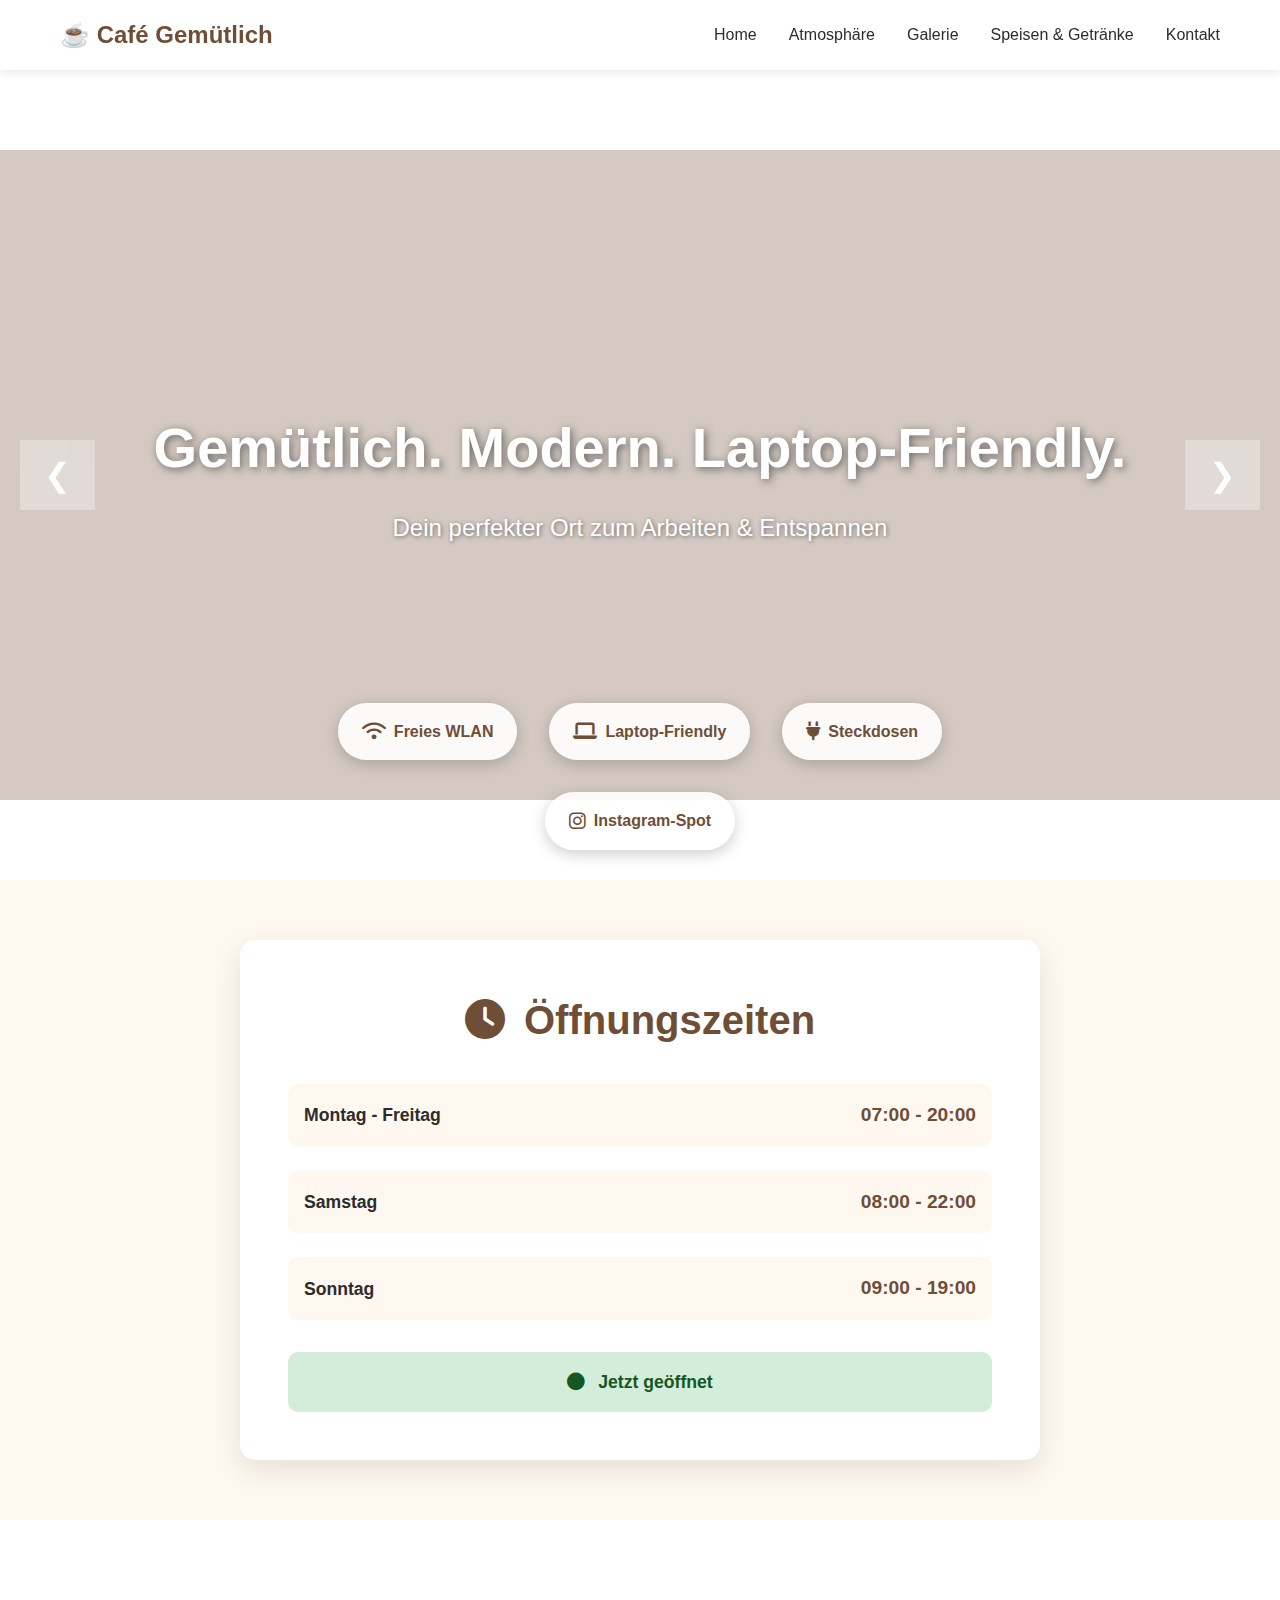
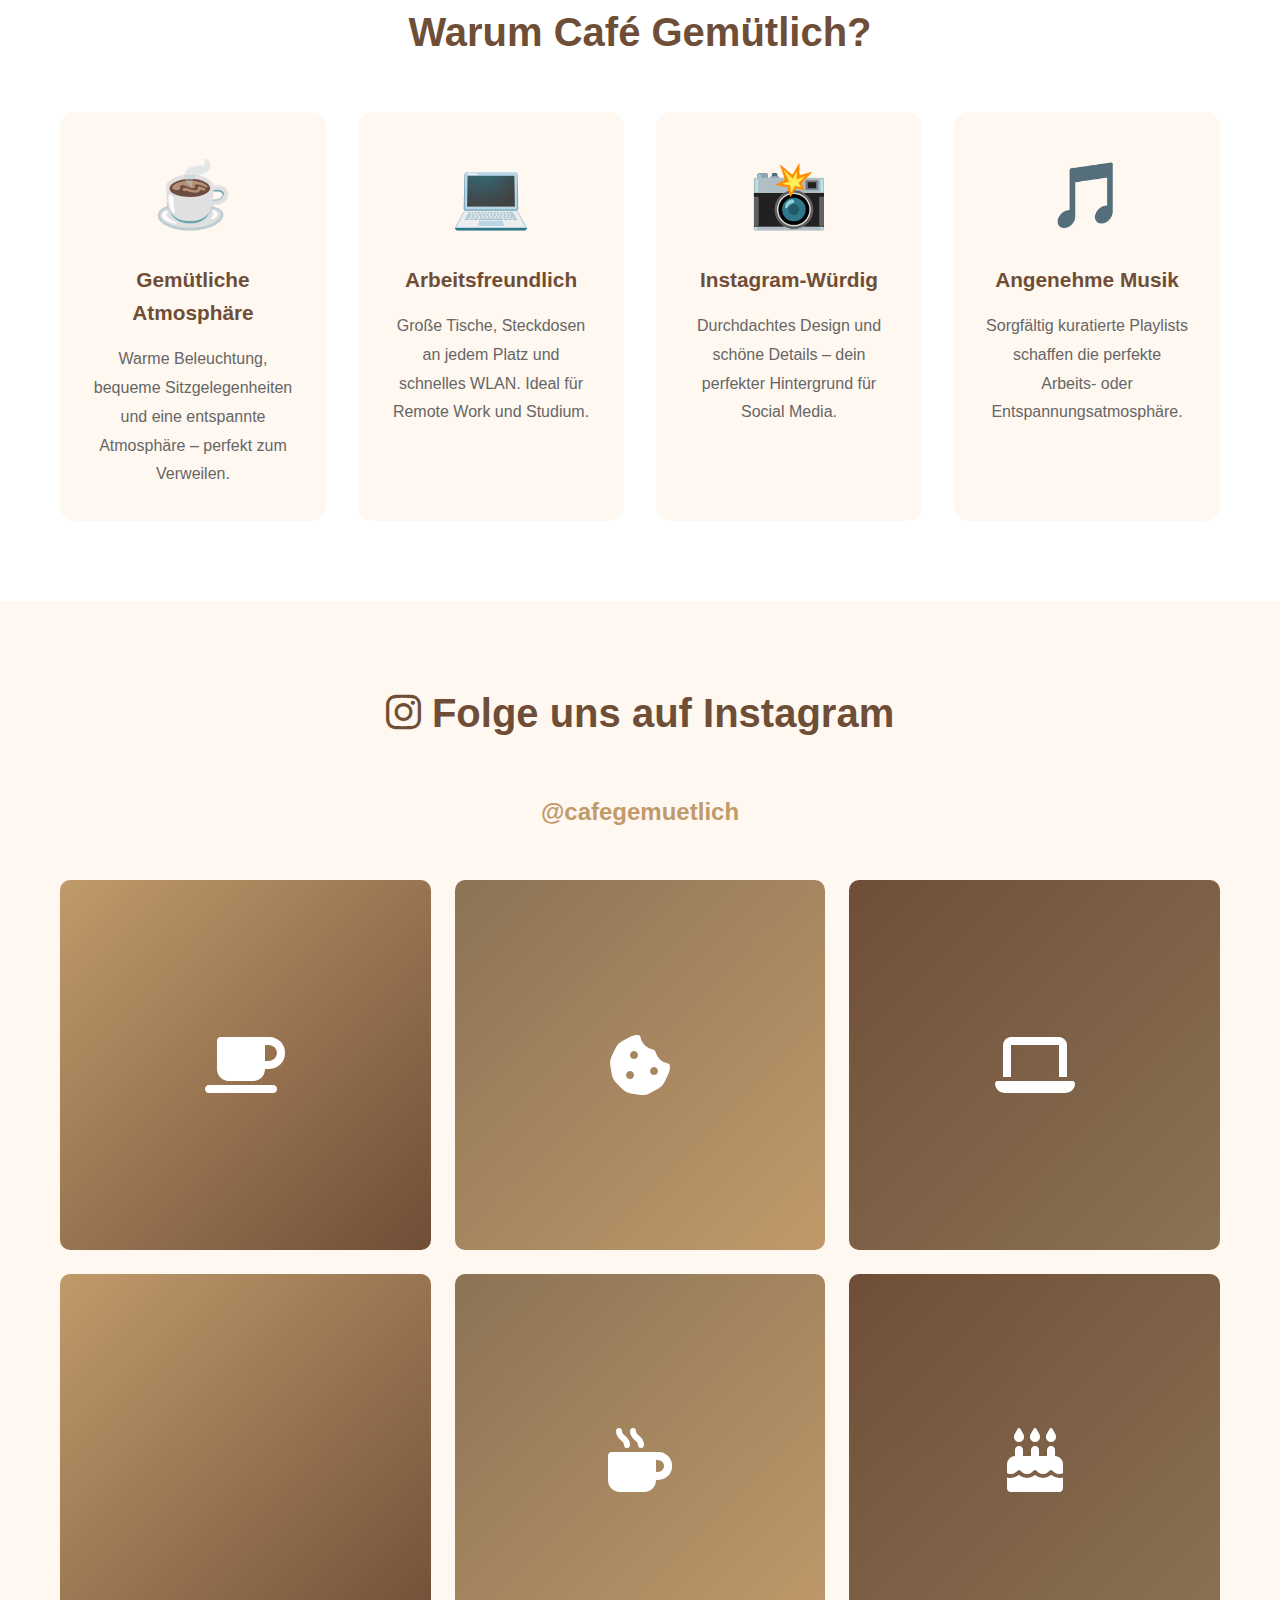
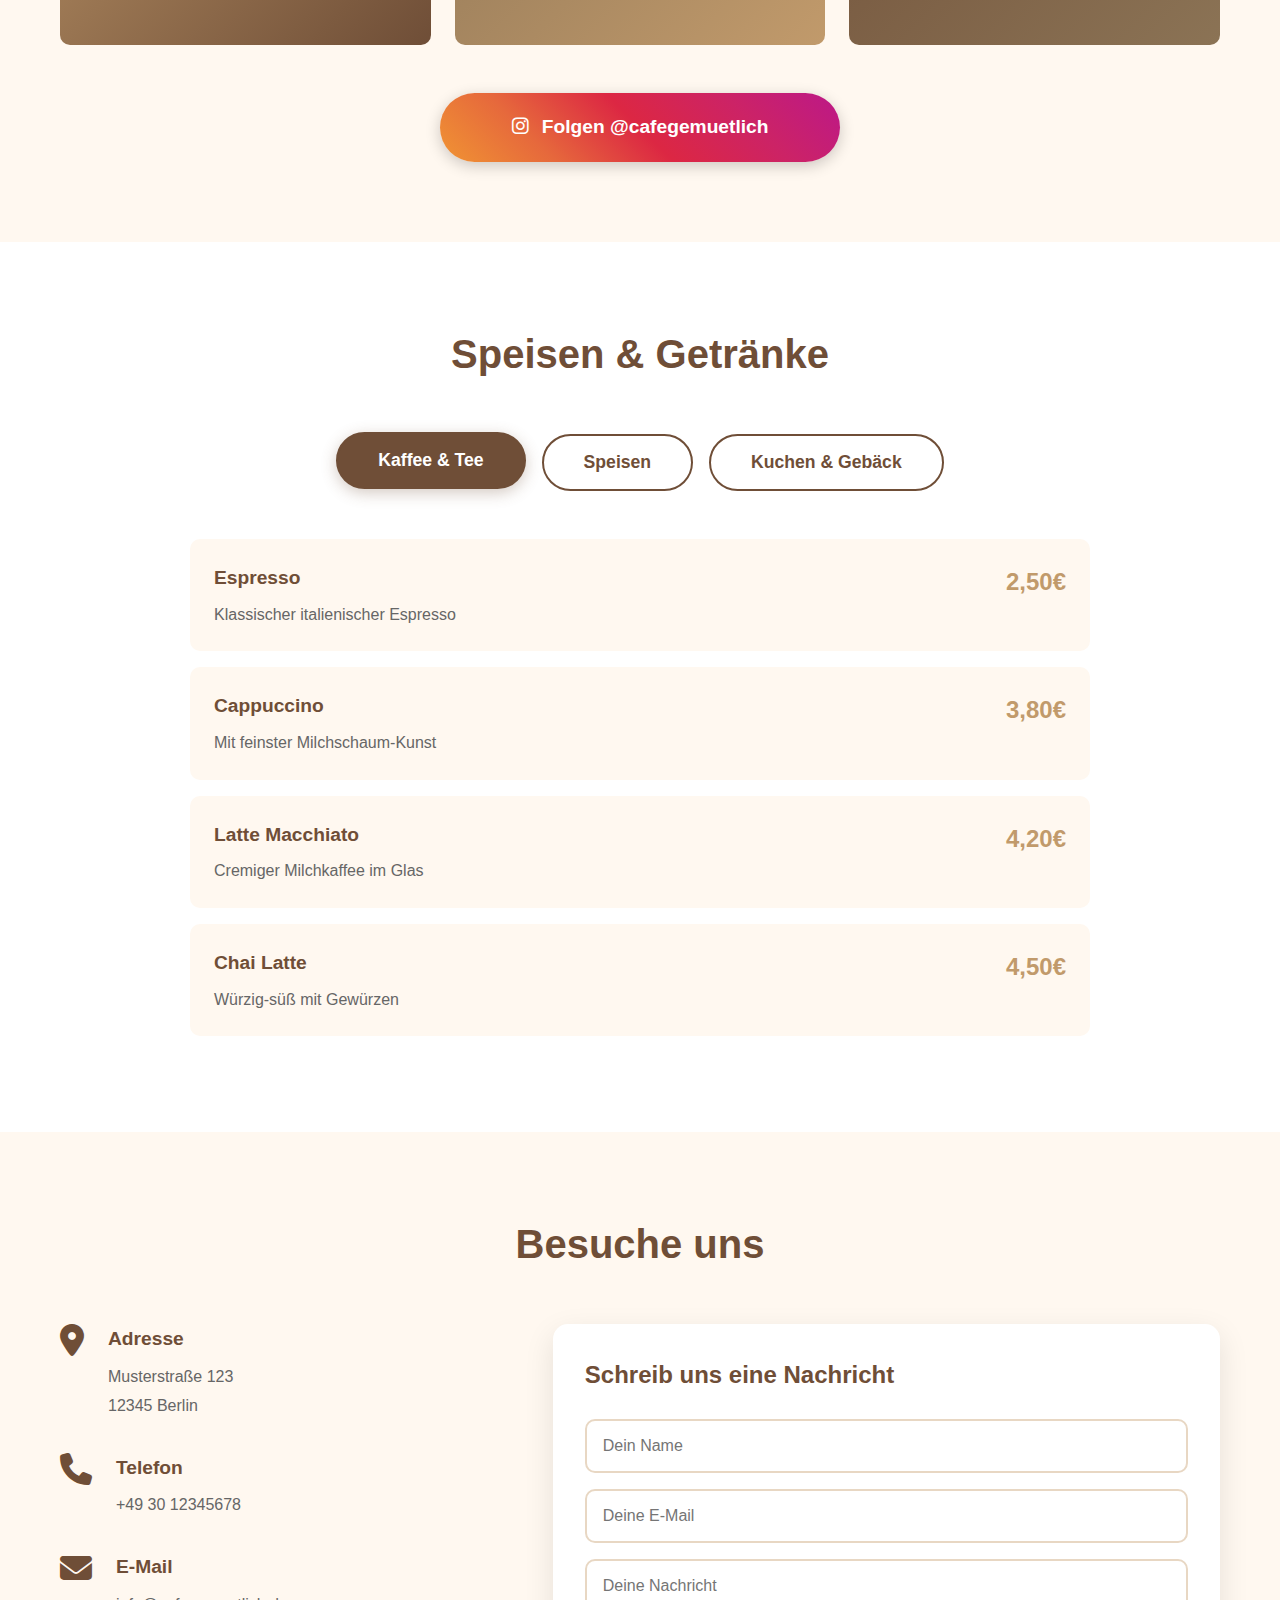
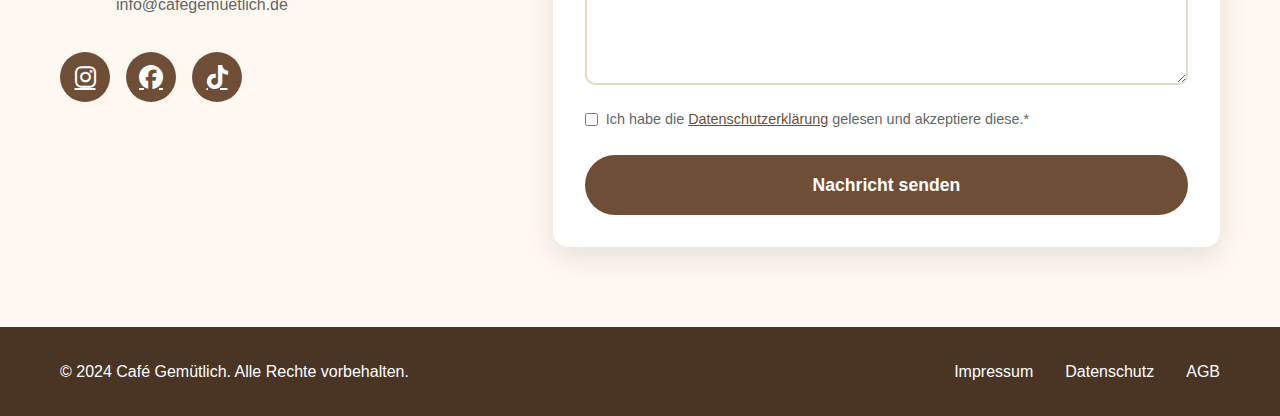
<file: Demos/cafe/index.html>
<!DOCTYPE html>
<html lang="de">
<head>
    <meta charset="UTF-8">
    <meta name="viewport" content="width=device-width, initial-scale=1.0">
    <meta name="description" content="Café Gemütlich - Ihr Ort für besten Kaffee, hausgemachte Kuchen und entspannte Atmosphäre">
    <title>Café Gemütlich - Kaffee & Genuss in Musterstadt</title>
    <link rel="stylesheet" href="css/style.css">
    <link rel="stylesheet" href="https://cdnjs.cloudflare.com/ajax/libs/font-awesome/6.4.0/css/all.min.css">
</head>
<body>
    <!-- Navigation -->
    <nav class="navbar">
        <div class="nav-container">
            <div class="logo">☕ Café Gemütlich</div>
            <div class="nav-toggle" id="navToggle">
                <span></span>
                <span></span>
                <span></span>
            </div>
            <ul class="nav-menu" id="navMenu">
                <li><a href="#home">Home</a></li>
                <li><a href="#atmosphaere">Atmosphäre</a></li>
                <li><a href="#galerie">Galerie</a></li>
                <li><a href="#speisen">Speisen & Getränke</a></li>
                <li><a href="#kontakt">Kontakt</a></li>
            </ul>
        </div>
    </nav>

    <!-- Hero Slider -->
    <section id="home" class="hero">
        <div class="slider">
            <div class="slide active" style="background-image: linear-gradient(rgba(111, 78, 55, 0.3), rgba(111, 78, 55, 0.3)), url('data:image/svg+xml,%3Csvg width=\"1920\" height=\"1080\" xmlns=\"http://www.w3.org/2000/svg\"%3E%3Crect width=\"1920\" height=\"1080\" fill=\"%236F4E37\"/%3E%3Ctext x=\"50%25\" y=\"50%25\" font-size=\"60\" fill=\"white\" text-anchor=\"middle\" dominant-baseline=\"middle\"%3EGemütliche Atmosphäre%3C/text%3E%3C/svg%3E');">
                <div class="slide-content">
                    <h1>Gemütlich. Modern. Laptop-Friendly.</h1>
                    <p>Dein perfekter Ort zum Arbeiten & Entspannen</p>
                </div>
            </div>
            <div class="slide" style="background-image: linear-gradient(rgba(111, 78, 55, 0.3), rgba(111, 78, 55, 0.3)), url('data:image/svg+xml,%3Csvg width=\"1920\" height=\"1080\" xmlns=\"http://www.w3.org/2000/svg\"%3E%3Crect width=\"1920\" height=\"1080\" fill=\"%23C19A6B\"/%3E%3Ctext x=\"50%25\" y=\"50%25\" font-size=\"60\" fill=\"white\" text-anchor=\"middle\" dominant-baseline=\"middle\"%3EFreies WLAN%3C/text%3E%3C/svg%3E');">
                <div class="slide-content">
                    <h1>Kostenloses Highspeed WLAN</h1>
                    <p>Perfekt für Remote Work & Studium</p>
                </div>
            </div>
            <div class="slide" style="background-image: linear-gradient(rgba(111, 78, 55, 0.3), rgba(111, 78, 55, 0.3)), url('data:image/svg+xml,%3Csvg width=\"1920\" height=\"1080\" xmlns=\"http://www.w3.org/2000/svg\"%3E%3Crect width=\"1920\" height=\"1080\" fill=\"%238B7355\"/%3E%3Ctext x=\"50%25\" y=\"50%25\" font-size=\"60\" fill=\"white\" text-anchor=\"middle\" dominant-baseline=\"middle\"%3EInstagram-Würdig%3C/text%3E%3C/svg%3E');">
                <div class="slide-content">
                    <h1>Instagram-Würdige Momente</h1>
                    <p>Ästhetik trifft Kaffeekultur</p>
                </div>
            </div>
        </div>
        <button class="slider-btn prev" onclick="changeSlide(-1)">❮</button>
        <button class="slider-btn next" onclick="changeSlide(1)">❯</button>

        <div class="hero-badges">
            <div class="badge">
                <i class="fas fa-wifi"></i>
                <span>Freies WLAN</span>
            </div>
            <div class="badge">
                <i class="fas fa-laptop"></i>
                <span>Laptop-Friendly</span>
            </div>
            <div class="badge">
                <i class="fas fa-plug"></i>
                <span>Steckdosen</span>
            </div>
            <div class="badge">
                <i class="fab fa-instagram"></i>
                <span>Instagram-Spot</span>
            </div>
        </div>
    </section>

    <!-- Opening Hours Widget -->
    <section class="opening-hours-widget">
        <div class="container">
            <div class="hours-card">
                <h2><i class="fas fa-clock"></i> Öffnungszeiten</h2>
                <div class="hours-grid">
                    <div class="hour-row">
                        <span class="day">Montag - Freitag</span>
                        <span class="time">07:00 - 20:00</span>
                    </div>
                    <div class="hour-row">
                        <span class="day">Samstag</span>
                        <span class="time">08:00 - 22:00</span>
                    </div>
                    <div class="hour-row">
                        <span class="day">Sonntag</span>
                        <span class="time">09:00 - 19:00</span>
                    </div>
                </div>
                <div class="status open">
                    <i class="fas fa-circle"></i>
                    <span>Jetzt geöffnet</span>
                </div>
            </div>
        </div>
    </section>

    <!-- Atmosphere Section -->
    <section id="atmosphaere" class="atmosphere">
        <div class="container">
            <h2 class="section-title">Warum Café Gemütlich?</h2>
            <div class="features-grid">
                <div class="feature-card">
                    <div class="feature-icon">☕</div>
                    <h3>Gemütliche Atmosphäre</h3>
                    <p>Warme Beleuchtung, bequeme Sitzgelegenheiten und eine entspannte Atmosphäre – perfekt zum Verweilen.</p>
                </div>
                <div class="feature-card">
                    <div class="feature-icon">💻</div>
                    <h3>Arbeitsfreundlich</h3>
                    <p>Große Tische, Steckdosen an jedem Platz und schnelles WLAN. Ideal für Remote Work und Studium.</p>
                </div>
                <div class="feature-card">
                    <div class="feature-icon">📸</div>
                    <h3>Instagram-Würdig</h3>
                    <p>Durchdachtes Design und schöne Details – dein perfekter Hintergrund für Social Media.</p>
                </div>
                <div class="feature-card">
                    <div class="feature-icon">🎵</div>
                    <h3>Angenehme Musik</h3>
                    <p>Sorgfältig kuratierte Playlists schaffen die perfekte Arbeits- oder Entspannungsatmosphäre.</p>
                </div>
            </div>
        </div>
    </section>

    <!-- Instagram Gallery -->
    <section id="galerie" class="instagram-gallery">
        <div class="container">
            <h2 class="section-title">
                <i class="fab fa-instagram"></i> Folge uns auf Instagram
            </h2>
            <p class="gallery-subtitle">@cafegemuetlich</p>
            <div class="instagram-grid">
                <div class="insta-item">
                    <div class="insta-placeholder" style="background: linear-gradient(135deg, #C19A6B, #6F4E37);">
                        <i class="fas fa-coffee"></i>
                    </div>
                    <div class="insta-overlay">
                        <i class="fas fa-heart"></i> 234
                        <i class="fas fa-comment"></i> 12
                    </div>
                </div>
                <div class="insta-item">
                    <div class="insta-placeholder" style="background: linear-gradient(135deg, #8B7355, #C19A6B);">
                        <i class="fas fa-cookie-bite"></i>
                    </div>
                    <div class="insta-overlay">
                        <i class="fas fa-heart"></i> 189
                        <i class="fas fa-comment"></i> 8
                    </div>
                </div>
                <div class="insta-item">
                    <div class="insta-placeholder" style="background: linear-gradient(135deg, #6F4E37, #8B7355);">
                        <i class="fas fa-laptop"></i>
                    </div>
                    <div class="insta-overlay">
                        <i class="fas fa-heart"></i> 312
                        <i class="fas fa-comment"></i> 15
                    </div>
                </div>
                <div class="insta-item">
                    <div class="insta-placeholder" style="background: linear-gradient(135deg, #C19A6B, #6F4E37);">
                        <i class="fas fa-croissant"></i>
                    </div>
                    <div class="insta-overlay">
                        <i class="fas fa-heart"></i> 267
                        <i class="fas fa-comment"></i> 19
                    </div>
                </div>
                <div class="insta-item">
                    <div class="insta-placeholder" style="background: linear-gradient(135deg, #8B7355, #C19A6B);">
                        <i class="fas fa-mug-hot"></i>
                    </div>
                    <div class="insta-overlay">
                        <i class="fas fa-heart"></i> 198
                        <i class="fas fa-comment"></i> 11
                    </div>
                </div>
                <div class="insta-item">
                    <div class="insta-placeholder" style="background: linear-gradient(135deg, #6F4E37, #8B7355);">
                        <i class="fas fa-cake-candles"></i>
                    </div>
                    <div class="insta-overlay">
                        <i class="fas fa-heart"></i> 445
                        <i class="fas fa-comment"></i> 28
                    </div>
                </div>
            </div>
            <a href="#" class="instagram-follow-btn">
                <i class="fab fa-instagram"></i> Folgen @cafegemuetlich
            </a>
        </div>
    </section>

    <!-- Menu Section -->
    <section id="speisen" class="menu">
        <div class="container">
            <h2 class="section-title">Speisen & Getränke</h2>
            <div class="menu-categories">
                <button class="menu-tab active" data-category="kaffee">Kaffee & Tee</button>
                <button class="menu-tab" data-category="speisen">Speisen</button>
                <button class="menu-tab" data-category="kuchen">Kuchen & Gebäck</button>
            </div>
            <div class="menu-content">
                <div class="menu-category active" id="kaffee">
                    <div class="menu-item">
                        <div class="menu-item-info">
                            <h3>Espresso</h3>
                            <p>Klassischer italienischer Espresso</p>
                        </div>
                        <span class="price">2,50€</span>
                    </div>
                    <div class="menu-item">
                        <div class="menu-item-info">
                            <h3>Cappuccino</h3>
                            <p>Mit feinster Milchschaum-Kunst</p>
                        </div>
                        <span class="price">3,80€</span>
                    </div>
                    <div class="menu-item">
                        <div class="menu-item-info">
                            <h3>Latte Macchiato</h3>
                            <p>Cremiger Milchkaffee im Glas</p>
                        </div>
                        <span class="price">4,20€</span>
                    </div>
                    <div class="menu-item">
                        <div class="menu-item-info">
                            <h3>Chai Latte</h3>
                            <p>Würzig-süß mit Gewürzen</p>
                        </div>
                        <span class="price">4,50€</span>
                    </div>
                </div>
                <div class="menu-category" id="speisen">
                    <div class="menu-item">
                        <div class="menu-item-info">
                            <h3>Avocado Toast</h3>
                            <p>Mit Tomaten, Rucola & Balsamico</p>
                        </div>
                        <span class="price">7,90€</span>
                    </div>
                    <div class="menu-item">
                        <div class="menu-item-info">
                            <h3>Bagel mit Lachs</h3>
                            <p>Frischkäse, Räucherlachs, Kapern</p>
                        </div>
                        <span class="price">8,50€</span>
                    </div>
                    <div class="menu-item">
                        <div class="menu-item-info">
                            <h3>Quiche des Tages</h3>
                            <p>Mit Salat & Dressing</p>
                        </div>
                        <span class="price">9,90€</span>
                    </div>
                </div>
                <div class="menu-category" id="kuchen">
                    <div class="menu-item">
                        <div class="menu-item-info">
                            <h3>Hausgemachter Käsekuchen</h3>
                            <p>Cremig mit Beerensauce</p>
                        </div>
                        <span class="price">4,90€</span>
                    </div>
                    <div class="menu-item">
                        <div class="menu-item-info">
                            <h3>Schoko-Brownie</h3>
                            <p>Warm mit Vanilleeis</p>
                        </div>
                        <span class="price">5,50€</span>
                    </div>
                    <div class="menu-item">
                        <div class="menu-item-info">
                            <h3>Croissant</h3>
                            <p>Butter oder Schoko</p>
                        </div>
                        <span class="price">2,80€</span>
                    </div>
                </div>
            </div>
        </div>
    </section>

    <!-- Contact Section -->
    <section id="kontakt" class="contact">
        <div class="container">
            <h2 class="section-title">Besuche uns</h2>
            <div class="contact-grid">
                <div class="contact-info">
                    <div class="info-item">
                        <i class="fas fa-map-marker-alt"></i>
                        <div>
                            <h3>Adresse</h3>
                            <p>Musterstraße 123<br>12345 Berlin</p>
                        </div>
                    </div>
                    <div class="info-item">
                        <i class="fas fa-phone"></i>
                        <div>
                            <h3>Telefon</h3>
                            <p>+49 30 12345678</p>
                        </div>
                    </div>
                    <div class="info-item">
                        <i class="fas fa-envelope"></i>
                        <div>
                            <h3>E-Mail</h3>
                            <p>info@cafegemuetlich.de</p>
                        </div>
                    </div>
                    <div class="social-links">
                        <a href="#"><i class="fab fa-instagram"></i></a>
                        <a href="#"><i class="fab fa-facebook"></i></a>
                        <a href="#"><i class="fab fa-tiktok"></i></a>
                    </div>
                </div>
                <form class="contact-form" id="contactForm">
                    <h3>Schreib uns eine Nachricht</h3>
                    <input type="text" name="name" placeholder="Dein Name" required>
                    <input type="email" name="email" placeholder="Deine E-Mail" required>
                    <textarea name="message" placeholder="Deine Nachricht" rows="5" required></textarea>
                    <label class="privacy-checkbox">
                        <input type="checkbox" name="privacy" required>
                        <span>Ich habe die <a href="#">Datenschutzerklärung</a> gelesen und akzeptiere diese.*</span>
                    </label>
                    <button type="submit" class="submit-btn">Nachricht senden</button>
                </form>
            </div>
        </div>
    </section>

    <!-- Footer -->
    <footer class="footer">
        <div class="container">
            <div class="footer-content">
                <p>&copy; 2024 Café Gemütlich. Alle Rechte vorbehalten.</p>
                <div class="footer-links">
                    <a href="#">Impressum</a>
                    <a href="#">Datenschutz</a>
                    <a href="#">AGB</a>
                </div>
            </div>
        </div>
    </footer>

    <script src="js/script.js"></script>
</body>
</html>
</file>
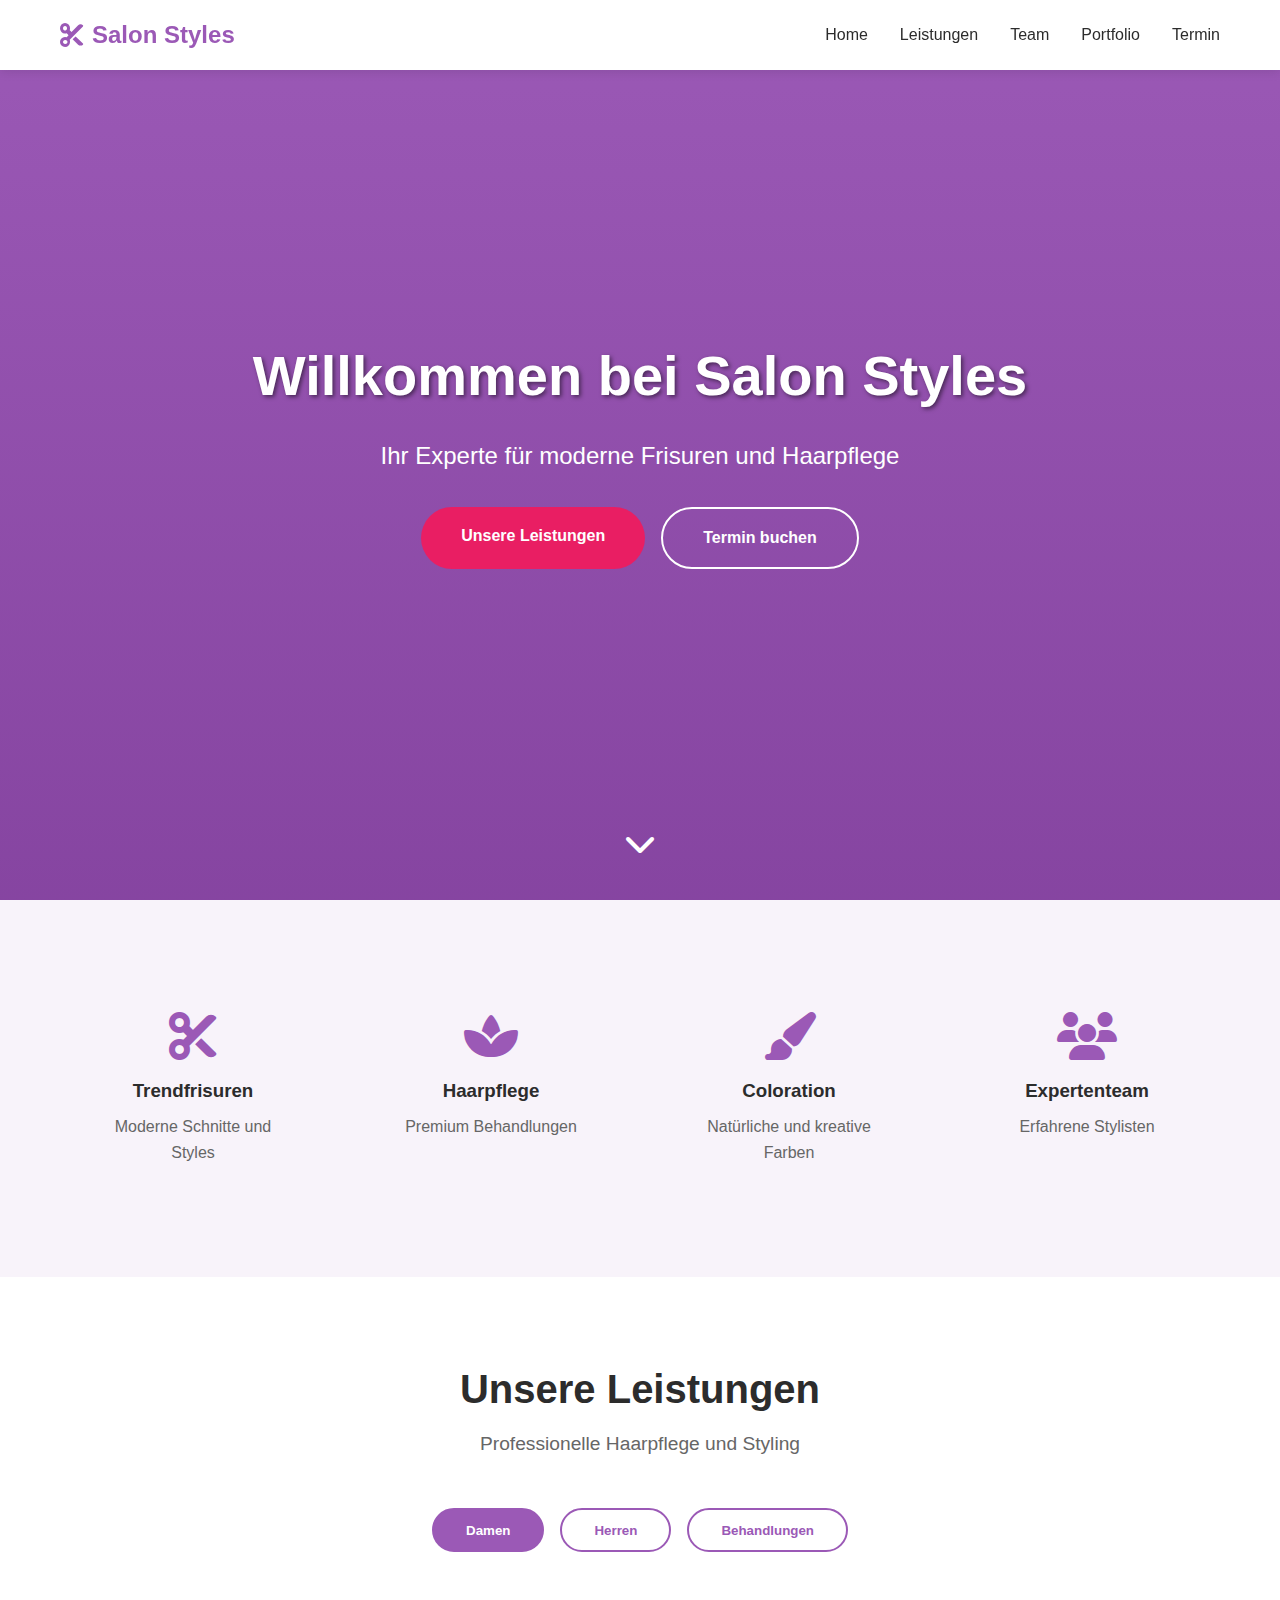
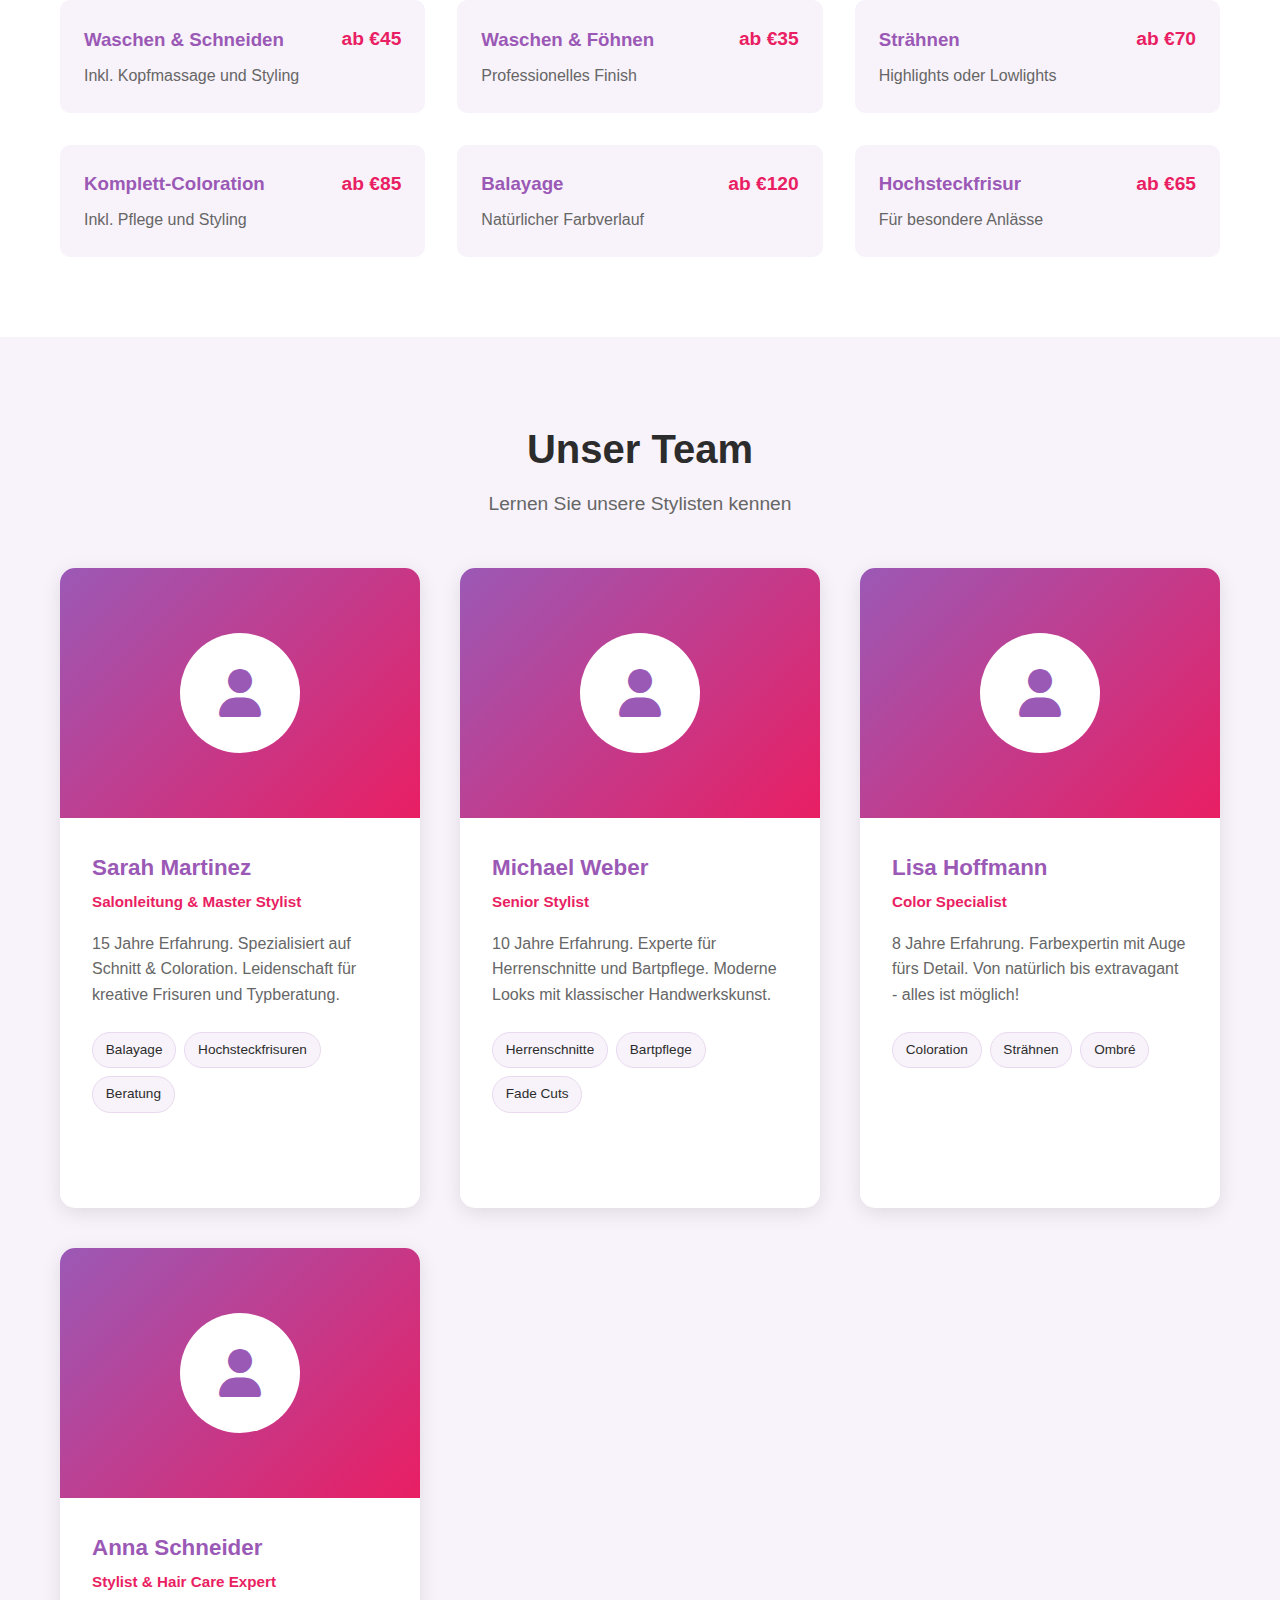
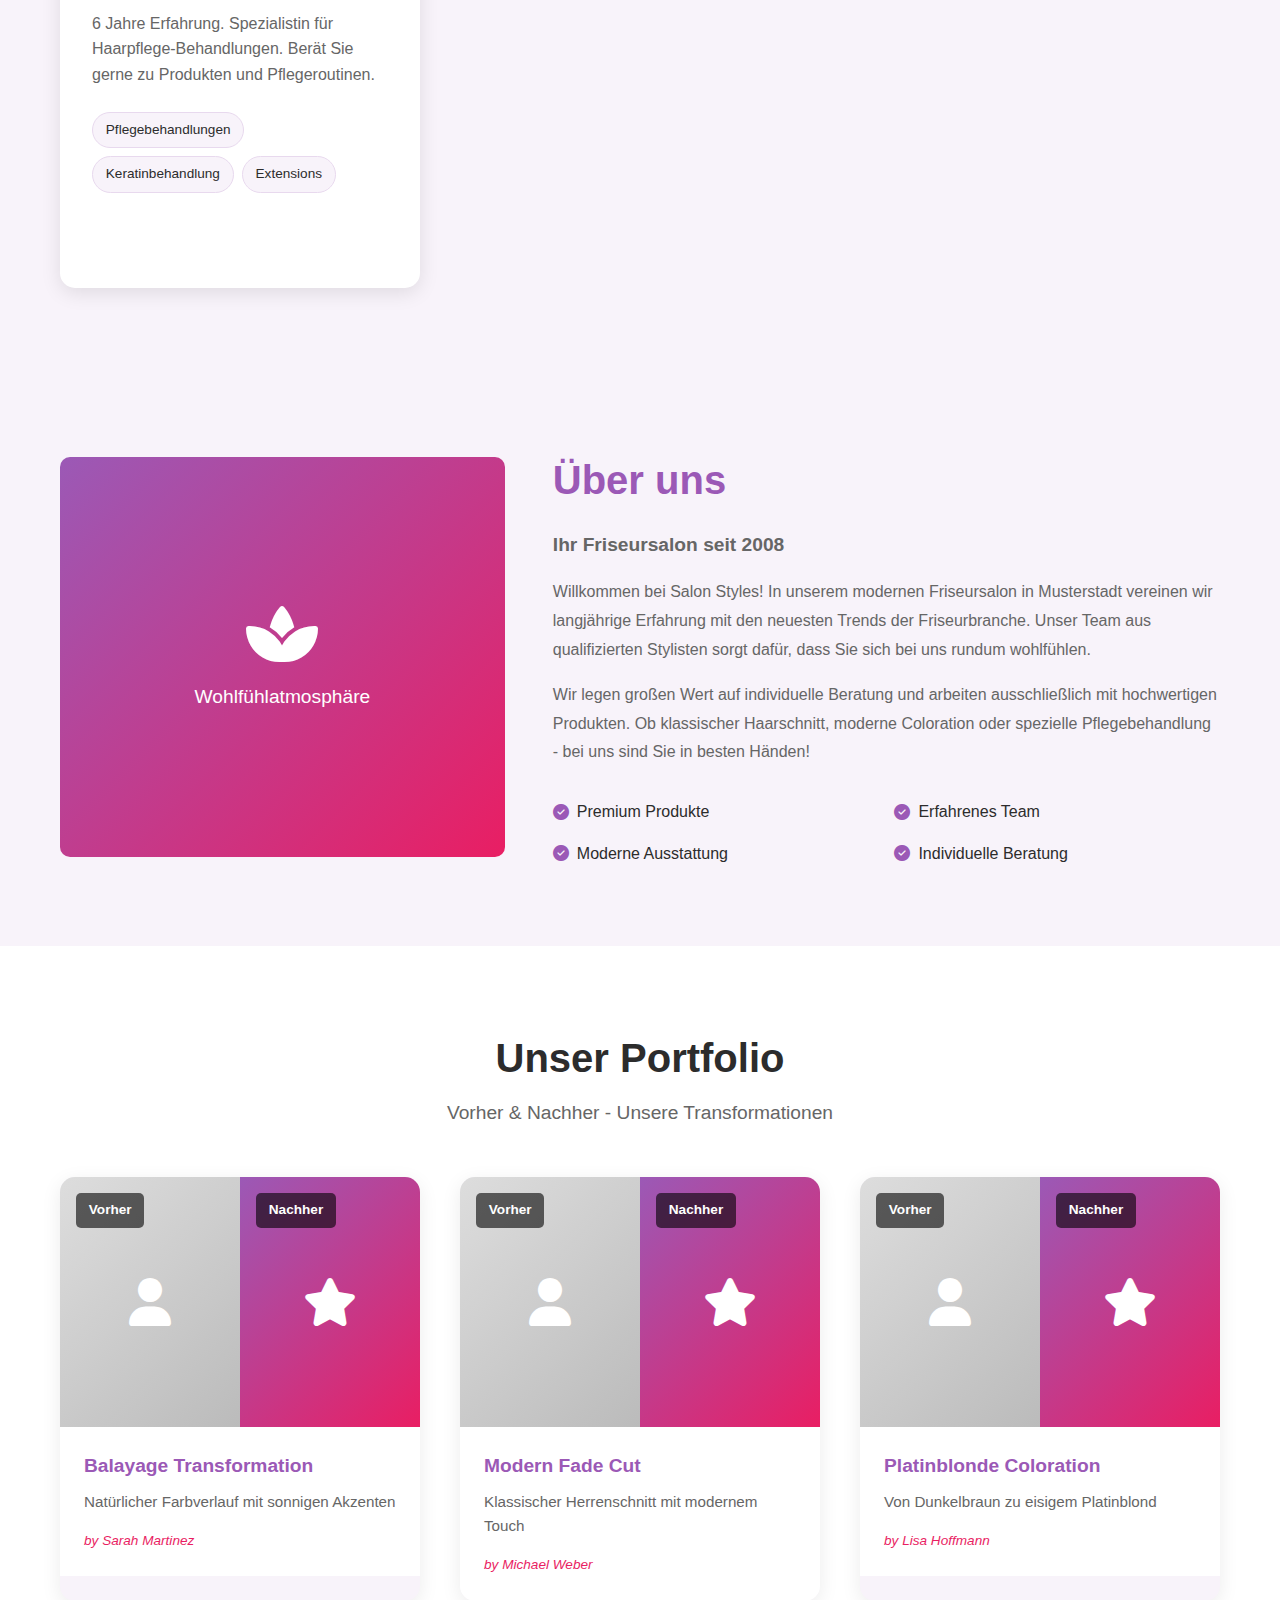
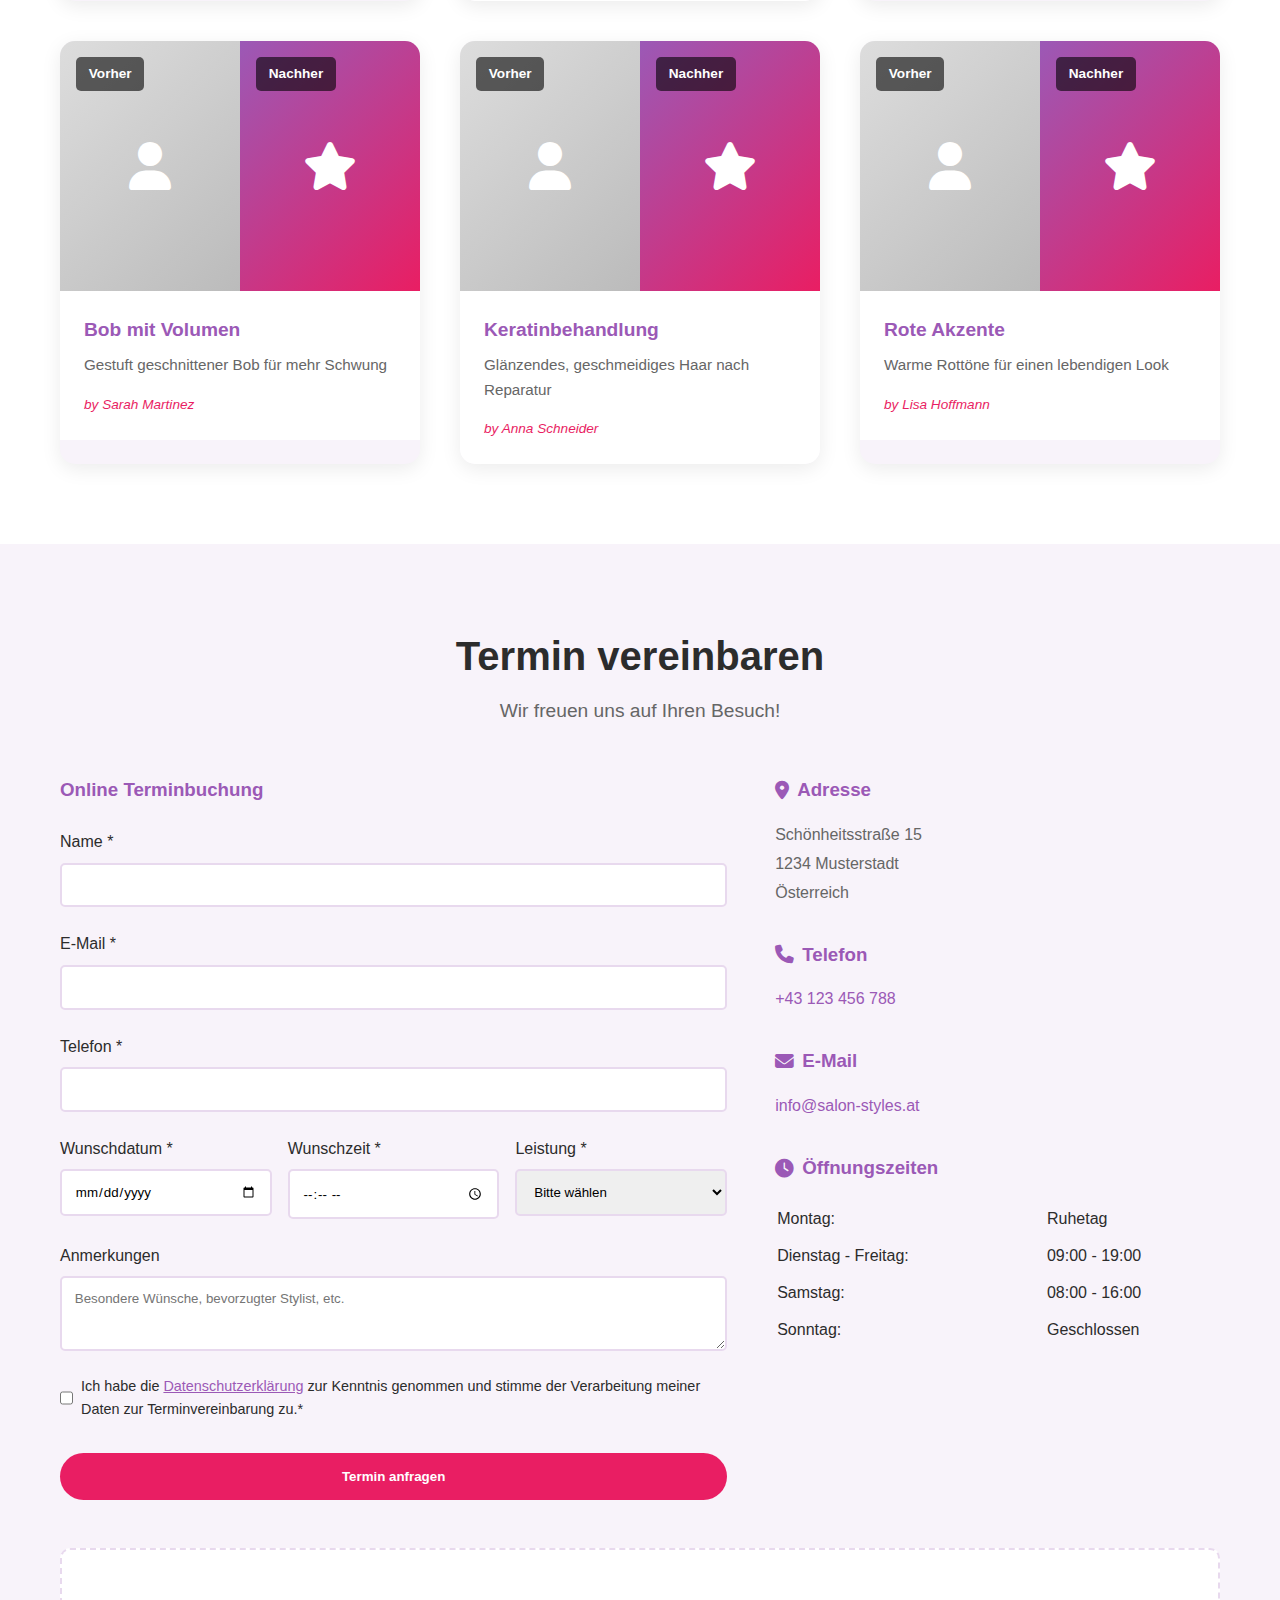
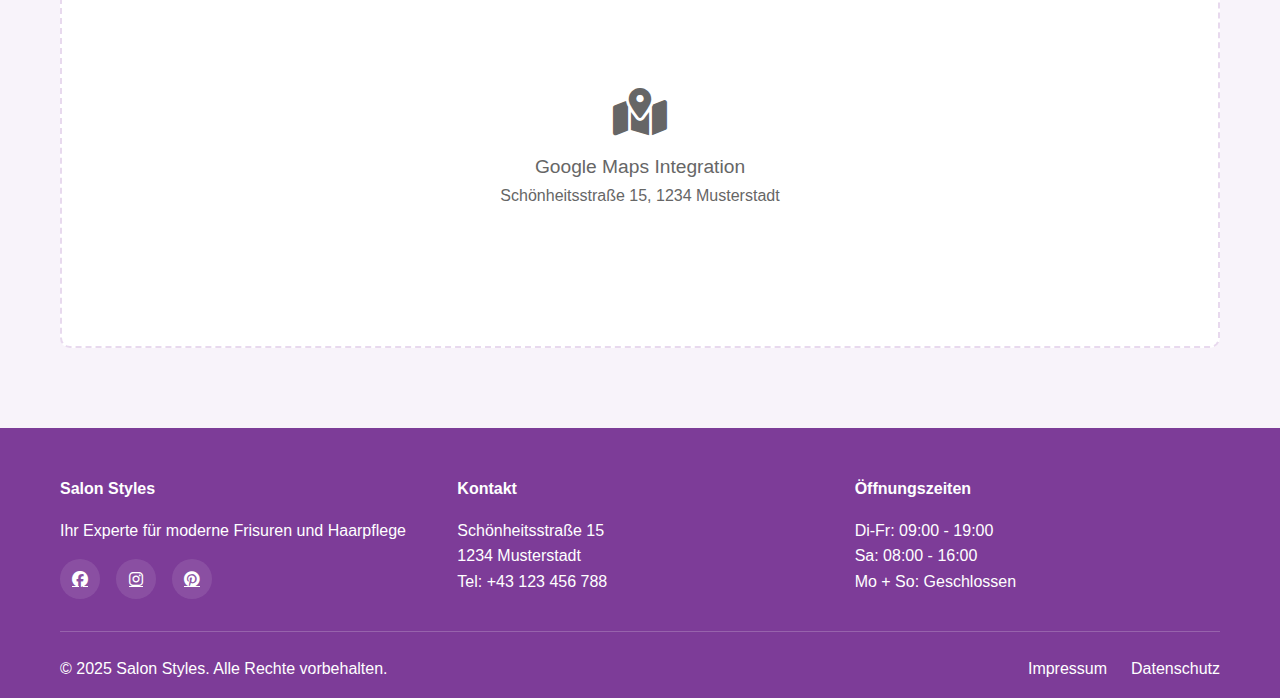
<file: Demos/friseur/index.html>
<!DOCTYPE html>
<html lang="de">
<head>
    <meta charset="UTF-8">
    <meta name="viewport" content="width=device-width, initial-scale=1.0">
    <meta name="description" content="Salon Styles - Ihr moderner Friseursalon für trendige Haarschnitte und professionelle Haarpflege">
    <title>Salon Styles - Moderner Friseursalon in Musterstadt</title>
    <link rel="stylesheet" href="css/style.css">
    <link rel="stylesheet" href="https://cdnjs.cloudflare.com/ajax/libs/font-awesome/6.4.0/css/all.min.css">
</head>
<body>
    <!-- Navigation -->
    <nav class="navbar">
        <div class="container">
            <div class="logo">
                <i class="fas fa-cut"></i>
                Salon Styles
            </div>
            <ul class="nav-menu">
                <li><a href="#home" class="nav-link">Home</a></li>
                <li><a href="#services" class="nav-link">Leistungen</a></li>
                <li><a href="#team" class="nav-link">Team</a></li>
                <li><a href="#gallery" class="nav-link">Portfolio</a></li>
                <li><a href="#kontakt" class="nav-link">Termin</a></li>
            </ul>
            <div class="hamburger">
                <span></span>
                <span></span>
                <span></span>
            </div>
        </div>
    </nav>

    <!-- Hero Section -->
    <section id="home" class="hero">
        <div class="hero-overlay"></div>
        <div class="hero-content">
            <h1>Willkommen bei Salon Styles</h1>
            <p>Ihr Experte für moderne Frisuren und Haarpflege</p>
            <div class="hero-buttons">
                <a href="#services" class="btn btn-primary">Unsere Leistungen</a>
                <a href="#kontakt" class="btn btn-secondary">Termin buchen</a>
            </div>
        </div>
        <div class="scroll-down">
            <i class="fas fa-chevron-down"></i>
        </div>
    </section>

    <!-- Features Section -->
    <section class="features">
        <div class="container">
            <div class="features-grid">
                <div class="feature-box">
                    <i class="fas fa-scissors"></i>
                    <h3>Trendfrisuren</h3>
                    <p>Moderne Schnitte und Styles</p>
                </div>
                <div class="feature-box">
                    <i class="fas fa-spa"></i>
                    <h3>Haarpflege</h3>
                    <p>Premium Behandlungen</p>
                </div>
                <div class="feature-box">
                    <i class="fas fa-paint-brush"></i>
                    <h3>Coloration</h3>
                    <p>Natürliche und kreative Farben</p>
                </div>
                <div class="feature-box">
                    <i class="fas fa-users"></i>
                    <h3>Expertenteam</h3>
                    <p>Erfahrene Stylisten</p>
                </div>
            </div>
        </div>
    </section>

    <!-- Services Section -->
    <section id="services" class="services">
        <div class="container">
            <div class="section-header">
                <h2>Unsere Leistungen</h2>
                <p>Professionelle Haarpflege und Styling</p>
            </div>
            <div class="menu-tabs">
                <button class="tab-btn active" data-tab="damen">Damen</button>
                <button class="tab-btn" data-tab="herren">Herren</button>
                <button class="tab-btn" data-tab="behandlungen">Behandlungen</button>
            </div>

            <!-- Damen Tab -->
            <div class="menu-content active" id="damen">
                <div class="menu-grid">
                    <div class="menu-item">
                        <div class="menu-item-header">
                            <h3>Waschen & Schneiden</h3>
                            <span class="price">ab €45</span>
                        </div>
                        <p>Inkl. Kopfmassage und Styling</p>
                    </div>
                    <div class="menu-item">
                        <div class="menu-item-header">
                            <h3>Waschen & Föhnen</h3>
                            <span class="price">ab €35</span>
                        </div>
                        <p>Professionelles Finish</p>
                    </div>
                    <div class="menu-item">
                        <div class="menu-item-header">
                            <h3>Strähnen</h3>
                            <span class="price">ab €70</span>
                        </div>
                        <p>Highlights oder Lowlights</p>
                    </div>
                    <div class="menu-item">
                        <div class="menu-item-header">
                            <h3>Komplett-Coloration</h3>
                            <span class="price">ab €85</span>
                        </div>
                        <p>Inkl. Pflege und Styling</p>
                    </div>
                    <div class="menu-item">
                        <div class="menu-item-header">
                            <h3>Balayage</h3>
                            <span class="price">ab €120</span>
                        </div>
                        <p>Natürlicher Farbverlauf</p>
                    </div>
                    <div class="menu-item">
                        <div class="menu-item-header">
                            <h3>Hochsteckfrisur</h3>
                            <span class="price">ab €65</span>
                        </div>
                        <p>Für besondere Anlässe</p>
                    </div>
                </div>
            </div>

            <!-- Herren Tab -->
            <div class="menu-content" id="herren">
                <div class="menu-grid">
                    <div class="menu-item">
                        <div class="menu-item-header">
                            <h3>Herrenschnitt</h3>
                            <span class="price">€32</span>
                        </div>
                        <p>Waschen, Schneiden, Föhnen</p>
                    </div>
                    <div class="menu-item">
                        <div class="menu-item-header">
                            <h3>Bart trimmen</h3>
                            <span class="price">€18</span>
                        </div>
                        <p>Professionelle Bartpflege</p>
                    </div>
                    <div class="menu-item">
                        <div class="menu-item-header">
                            <h3>Komplett-Service</h3>
                            <span class="price">€45</span>
                        </div>
                        <p>Haare + Bart</p>
                    </div>
                    <div class="menu-item">
                        <div class="menu-item-header">
                            <h3>Maschinenfarbe</h3>
                            <span class="price">€12</span>
                        </div>
                        <p>Nur Konturenschnitt</p>
                    </div>
                    <div class="menu-item">
                        <div class="menu-item-header">
                            <h3>Grauhaarabdeckung</h3>
                            <span class="price">ab €40</span>
                        </div>
                        <p>Natürliches Ergebnis</p>
                    </div>
                    <div class="menu-item">
                        <div class="menu-item-header">
                            <h3>Haarstyling</h3>
                            <span class="price">€25</span>
                        </div>
                        <p>Für Events und Anlässe</p>
                    </div>
                </div>
            </div>

            <!-- Behandlungen Tab -->
            <div class="menu-content" id="behandlungen">
                <div class="menu-grid">
                    <div class="menu-item">
                        <div class="menu-item-header">
                            <h3>Intensiv-Pflegekur</h3>
                            <span class="price">€25</span>
                        </div>
                        <p>Tiefenpflege für geschädigtes Haar</p>
                    </div>
                    <div class="menu-item">
                        <div class="menu-item-header">
                            <h3>Keratinbehandlung</h3>
                            <span class="price">ab €150</span>
                        </div>
                        <p>Glättet und stärkt das Haar</p>
                    </div>
                    <div class="menu-item">
                        <div class="menu-item-header">
                            <h3>Olaplex Behandlung</h3>
                            <span class="price">ab €35</span>
                        </div>
                        <p>Repariert Haarschäden</p>
                    </div>
                    <div class="menu-item">
                        <div class="menu-item-header">
                            <h3>Dauerwelle</h3>
                            <span class="price">ab €80</span>
                        </div>
                        <p>Natürliche Locken</p>
                    </div>
                    <div class="menu-item">
                        <div class="menu-item-header">
                            <h3>Extensions</h3>
                            <span class="price">ab €300</span>
                        </div>
                        <p>Haarverlängerung/-verdichtung</p>
                    </div>
                    <div class="menu-item">
                        <div class="menu-item-header">
                            <h3>Kopfhautbehandlung</h3>
                            <span class="price">€30</span>
                        </div>
                        <p>Pflege und Entspannung</p>
                    </div>
                </div>
            </div>
        </div>
    </section>

    <!-- Team Section -->
    <section id="team" class="team">
        <div class="container">
            <div class="section-header">
                <h2>Unser Team</h2>
                <p>Lernen Sie unsere Stylisten kennen</p>
            </div>
            <div class="team-grid">
                <div class="team-member">
                    <div class="member-image">
                        <div class="image-placeholder">
                            <i class="fas fa-user"></i>
                        </div>
                    </div>
                    <div class="member-info">
                        <h3>Sarah Martinez</h3>
                        <p class="member-role">Salonleitung & Master Stylist</p>
                        <p class="member-bio">15 Jahre Erfahrung. Spezialisiert auf Schnitt & Coloration. Leidenschaft für kreative Frisuren und Typberatung.</p>
                        <div class="member-specialties">
                            <span class="specialty-tag">Balayage</span>
                            <span class="specialty-tag">Hochsteckfrisuren</span>
                            <span class="specialty-tag">Beratung</span>
                        </div>
                        <button class="btn btn-secondary btn-small" onclick="selectStylist('Sarah Martinez')">Bei Sarah buchen</button>
                    </div>
                </div>
                <div class="team-member">
                    <div class="member-image">
                        <div class="image-placeholder">
                            <i class="fas fa-user"></i>
                        </div>
                    </div>
                    <div class="member-info">
                        <h3>Michael Weber</h3>
                        <p class="member-role">Senior Stylist</p>
                        <p class="member-bio">10 Jahre Erfahrung. Experte für Herrenschnitte und Bartpflege. Moderne Looks mit klassischer Handwerkskunst.</p>
                        <div class="member-specialties">
                            <span class="specialty-tag">Herrenschnitte</span>
                            <span class="specialty-tag">Bartpflege</span>
                            <span class="specialty-tag">Fade Cuts</span>
                        </div>
                        <button class="btn btn-secondary btn-small" onclick="selectStylist('Michael Weber')">Bei Michael buchen</button>
                    </div>
                </div>
                <div class="team-member">
                    <div class="member-image">
                        <div class="image-placeholder">
                            <i class="fas fa-user"></i>
                        </div>
                    </div>
                    <div class="member-info">
                        <h3>Lisa Hoffmann</h3>
                        <p class="member-role">Color Specialist</p>
                        <p class="member-bio">8 Jahre Erfahrung. Farbexpertin mit Auge fürs Detail. Von natürlich bis extravagant - alles ist möglich!</p>
                        <div class="member-specialties">
                            <span class="specialty-tag">Coloration</span>
                            <span class="specialty-tag">Strähnen</span>
                            <span class="specialty-tag">Ombré</span>
                        </div>
                        <button class="btn btn-secondary btn-small" onclick="selectStylist('Lisa Hoffmann')">Bei Lisa buchen</button>
                    </div>
                </div>
                <div class="team-member">
                    <div class="member-image">
                        <div class="image-placeholder">
                            <i class="fas fa-user"></i>
                        </div>
                    </div>
                    <div class="member-info">
                        <h3>Anna Schneider</h3>
                        <p class="member-role">Stylist & Hair Care Expert</p>
                        <p class="member-bio">6 Jahre Erfahrung. Spezialistin für Haarpflege-Behandlungen. Berät Sie gerne zu Produkten und Pflegeroutinen.</p>
                        <div class="member-specialties">
                            <span class="specialty-tag">Pflegebehandlungen</span>
                            <span class="specialty-tag">Keratinbehandlung</span>
                            <span class="specialty-tag">Extensions</span>
                        </div>
                        <button class="btn btn-secondary btn-small" onclick="selectStylist('Anna Schneider')">Bei Anna buchen</button>
                    </div>
                </div>
            </div>
        </div>
    </section>

    <!-- About Section -->
    <section id="about" class="about">
        <div class="container">
            <div class="about-content">
                <div class="about-image">
                    <div class="image-placeholder">
                        <i class="fas fa-spa"></i>
                        <p>Wohlfühlatmosphäre</p>
                    </div>
                </div>
                <div class="about-text">
                    <h2>Über uns</h2>
                    <p class="highlight">Ihr Friseursalon seit 2008</p>
                    <p>Willkommen bei Salon Styles! In unserem modernen Friseursalon in Musterstadt vereinen wir langjährige Erfahrung mit den neuesten Trends der Friseurbranche. Unser Team aus qualifizierten Stylisten sorgt dafür, dass Sie sich bei uns rundum wohlfühlen.</p>
                    <p>Wir legen großen Wert auf individuelle Beratung und arbeiten ausschließlich mit hochwertigen Produkten. Ob klassischer Haarschnitt, moderne Coloration oder spezielle Pflegebehandlung - bei uns sind Sie in besten Händen!</p>
                    <div class="about-features">
                        <div class="feature">
                            <i class="fas fa-check-circle"></i>
                            <span>Premium Produkte</span>
                        </div>
                        <div class="feature">
                            <i class="fas fa-check-circle"></i>
                            <span>Erfahrenes Team</span>
                        </div>
                        <div class="feature">
                            <i class="fas fa-check-circle"></i>
                            <span>Moderne Ausstattung</span>
                        </div>
                        <div class="feature">
                            <i class="fas fa-check-circle"></i>
                            <span>Individuelle Beratung</span>
                        </div>
                    </div>
                </div>
            </div>
        </div>
    </section>

    <!-- Portfolio Section (Before/After) -->
    <section id="gallery" class="portfolio">
        <div class="container">
            <div class="section-header">
                <h2>Unser Portfolio</h2>
                <p>Vorher & Nachher - Unsere Transformationen</p>
            </div>
            <div class="portfolio-grid">
                <div class="portfolio-item">
                    <div class="before-after">
                        <div class="before">
                            <div class="ba-placeholder">
                                <i class="fas fa-user"></i>
                                <span class="ba-label">Vorher</span>
                            </div>
                        </div>
                        <div class="after">
                            <div class="ba-placeholder highlight">
                                <i class="fas fa-star"></i>
                                <span class="ba-label">Nachher</span>
                            </div>
                        </div>
                    </div>
                    <div class="portfolio-info">
                        <h4>Balayage Transformation</h4>
                        <p>Natürlicher Farbverlauf mit sonnigen Akzenten</p>
                        <span class="stylist-credit">by Sarah Martinez</span>
                    </div>
                </div>
                <div class="portfolio-item">
                    <div class="before-after">
                        <div class="before">
                            <div class="ba-placeholder">
                                <i class="fas fa-user"></i>
                                <span class="ba-label">Vorher</span>
                            </div>
                        </div>
                        <div class="after">
                            <div class="ba-placeholder highlight">
                                <i class="fas fa-star"></i>
                                <span class="ba-label">Nachher</span>
                            </div>
                        </div>
                    </div>
                    <div class="portfolio-info">
                        <h4>Modern Fade Cut</h4>
                        <p>Klassischer Herrenschnitt mit modernem Touch</p>
                        <span class="stylist-credit">by Michael Weber</span>
                    </div>
                </div>
                <div class="portfolio-item">
                    <div class="before-after">
                        <div class="before">
                            <div class="ba-placeholder">
                                <i class="fas fa-user"></i>
                                <span class="ba-label">Vorher</span>
                            </div>
                        </div>
                        <div class="after">
                            <div class="ba-placeholder highlight">
                                <i class="fas fa-star"></i>
                                <span class="ba-label">Nachher</span>
                            </div>
                        </div>
                    </div>
                    <div class="portfolio-info">
                        <h4>Platinblonde Coloration</h4>
                        <p>Von Dunkelbraun zu eisigem Platinblond</p>
                        <span class="stylist-credit">by Lisa Hoffmann</span>
                    </div>
                </div>
                <div class="portfolio-item">
                    <div class="before-after">
                        <div class="before">
                            <div class="ba-placeholder">
                                <i class="fas fa-user"></i>
                                <span class="ba-label">Vorher</span>
                            </div>
                        </div>
                        <div class="after">
                            <div class="ba-placeholder highlight">
                                <i class="fas fa-star"></i>
                                <span class="ba-label">Nachher</span>
                            </div>
                        </div>
                    </div>
                    <div class="portfolio-info">
                        <h4>Bob mit Volumen</h4>
                        <p>Gestuft geschnittener Bob für mehr Schwung</p>
                        <span class="stylist-credit">by Sarah Martinez</span>
                    </div>
                </div>
                <div class="portfolio-item">
                    <div class="before-after">
                        <div class="before">
                            <div class="ba-placeholder">
                                <i class="fas fa-user"></i>
                                <span class="ba-label">Vorher</span>
                            </div>
                        </div>
                        <div class="after">
                            <div class="ba-placeholder highlight">
                                <i class="fas fa-star"></i>
                                <span class="ba-label">Nachher</span>
                            </div>
                        </div>
                    </div>
                    <div class="portfolio-info">
                        <h4>Keratinbehandlung</h4>
                        <p>Glänzendes, geschmeidiges Haar nach Reparatur</p>
                        <span class="stylist-credit">by Anna Schneider</span>
                    </div>
                </div>
                <div class="portfolio-item">
                    <div class="before-after">
                        <div class="before">
                            <div class="ba-placeholder">
                                <i class="fas fa-user"></i>
                                <span class="ba-label">Vorher</span>
                            </div>
                        </div>
                        <div class="after">
                            <div class="ba-placeholder highlight">
                                <i class="fas fa-star"></i>
                                <span class="ba-label">Nachher</span>
                            </div>
                        </div>
                    </div>
                    <div class="portfolio-info">
                        <h4>Rote Akzente</h4>
                        <p>Warme Rottöne für einen lebendigen Look</p>
                        <span class="stylist-credit">by Lisa Hoffmann</span>
                    </div>
                </div>
            </div>
        </div>
    </section>

    <!-- Contact Section -->
    <section id="kontakt" class="contact">
        <div class="container">
            <div class="section-header">
                <h2>Termin vereinbaren</h2>
                <p>Wir freuen uns auf Ihren Besuch!</p>
            </div>
            <div class="contact-wrapper">
                <!-- Contact Form -->
                <div class="contact-form-container">
                    <h3>Online Terminbuchung</h3>
                    <form class="contact-form" id="contactForm">
                        <div class="form-group">
                            <label for="name">Name *</label>
                            <input type="text" id="name" name="name" required>
                        </div>
                        <div class="form-group">
                            <label for="email">E-Mail *</label>
                            <input type="email" id="email" name="email" required>
                        </div>
                        <div class="form-group">
                            <label for="phone">Telefon *</label>
                            <input type="tel" id="phone" name="phone" required>
                        </div>
                        <div class="form-row">
                            <div class="form-group">
                                <label for="date">Wunschdatum *</label>
                                <input type="date" id="date" name="date" required>
                            </div>
                            <div class="form-group">
                                <label for="time">Wunschzeit *</label>
                                <input type="time" id="time" name="time" required>
                            </div>
                            <div class="form-group">
                                <label for="service">Leistung *</label>
                                <select id="service" name="service" required>
                                    <option value="">Bitte wählen</option>
                                    <option value="damen">Damen</option>
                                    <option value="herren">Herren</option>
                                    <option value="farbe">Coloration</option>
                                    <option value="pflege">Behandlung</option>
                                </select>
                            </div>
                        </div>
                        <div class="form-group">
                            <label for="message">Anmerkungen</label>
                            <textarea id="message" name="message" rows="3" placeholder="Besondere Wünsche, bevorzugter Stylist, etc."></textarea>
                        </div>
                        <div class="form-group checkbox-group">
                            <label>
                                <input type="checkbox" name="privacy" required>
                                <span>Ich habe die <a href="#datenschutz">Datenschutzerklärung</a> zur Kenntnis genommen und stimme der Verarbeitung meiner Daten zur Terminvereinbarung zu.*</span>
                            </label>
                        </div>
                        <button type="submit" class="btn btn-primary">Termin anfragen</button>
                    </form>
                </div>

                <!-- Contact Info -->
                <div class="contact-info">
                    <div class="info-box">
                        <h3><i class="fas fa-map-marker-alt"></i> Adresse</h3>
                        <p>Schönheitsstraße 15<br>1234 Musterstadt<br>Österreich</p>
                    </div>
                    <div class="info-box">
                        <h3><i class="fas fa-phone"></i> Telefon</h3>
                        <p><a href="tel:+43123456788">+43 123 456 788</a></p>
                    </div>
                    <div class="info-box">
                        <h3><i class="fas fa-envelope"></i> E-Mail</h3>
                        <p><a href="mailto:info@salon-styles.at">info@salon-styles.at</a></p>
                    </div>
                    <div class="info-box">
                        <h3><i class="fas fa-clock"></i> Öffnungszeiten</h3>
                        <table class="opening-hours">
                            <tr>
                                <td>Montag:</td>
                                <td>Ruhetag</td>
                            </tr>
                            <tr>
                                <td>Dienstag - Freitag:</td>
                                <td>09:00 - 19:00</td>
                            </tr>
                            <tr>
                                <td>Samstag:</td>
                                <td>08:00 - 16:00</td>
                            </tr>
                            <tr>
                                <td>Sonntag:</td>
                                <td>Geschlossen</td>
                            </tr>
                        </table>
                    </div>
                </div>
            </div>

            <!-- Map -->
            <div class="map-container">
                <div class="map-placeholder">
                    <i class="fas fa-map-marked-alt"></i>
                    <p>Google Maps Integration</p>
                    <small>Schönheitsstraße 15, 1234 Musterstadt</small>
                </div>
            </div>
        </div>
    </section>

    <!-- Footer -->
    <footer class="footer">
        <div class="container">
            <div class="footer-content">
                <div class="footer-section">
                    <h4>Salon Styles</h4>
                    <p>Ihr Experte für moderne Frisuren und Haarpflege</p>
                    <div class="social-links">
                        <a href="#"><i class="fab fa-facebook"></i></a>
                        <a href="#"><i class="fab fa-instagram"></i></a>
                        <a href="#"><i class="fab fa-pinterest"></i></a>
                    </div>
                </div>
                <div class="footer-section">
                    <h4>Kontakt</h4>
                    <p>Schönheitsstraße 15<br>1234 Musterstadt</p>
                    <p>Tel: +43 123 456 788</p>
                </div>
                <div class="footer-section">
                    <h4>Öffnungszeiten</h4>
                    <p>Di-Fr: 09:00 - 19:00<br>Sa: 08:00 - 16:00<br>Mo + So: Geschlossen</p>
                </div>
            </div>
            <div class="footer-bottom">
                <p>&copy; 2025 Salon Styles. Alle Rechte vorbehalten.</p>
                <div class="footer-links">
                    <a href="#impressum">Impressum</a>
                    <a href="#datenschutz">Datenschutz</a>
                </div>
            </div>
        </div>
    </footer>

    <script src="js/script.js"></script>
</body>
</html>
</file>
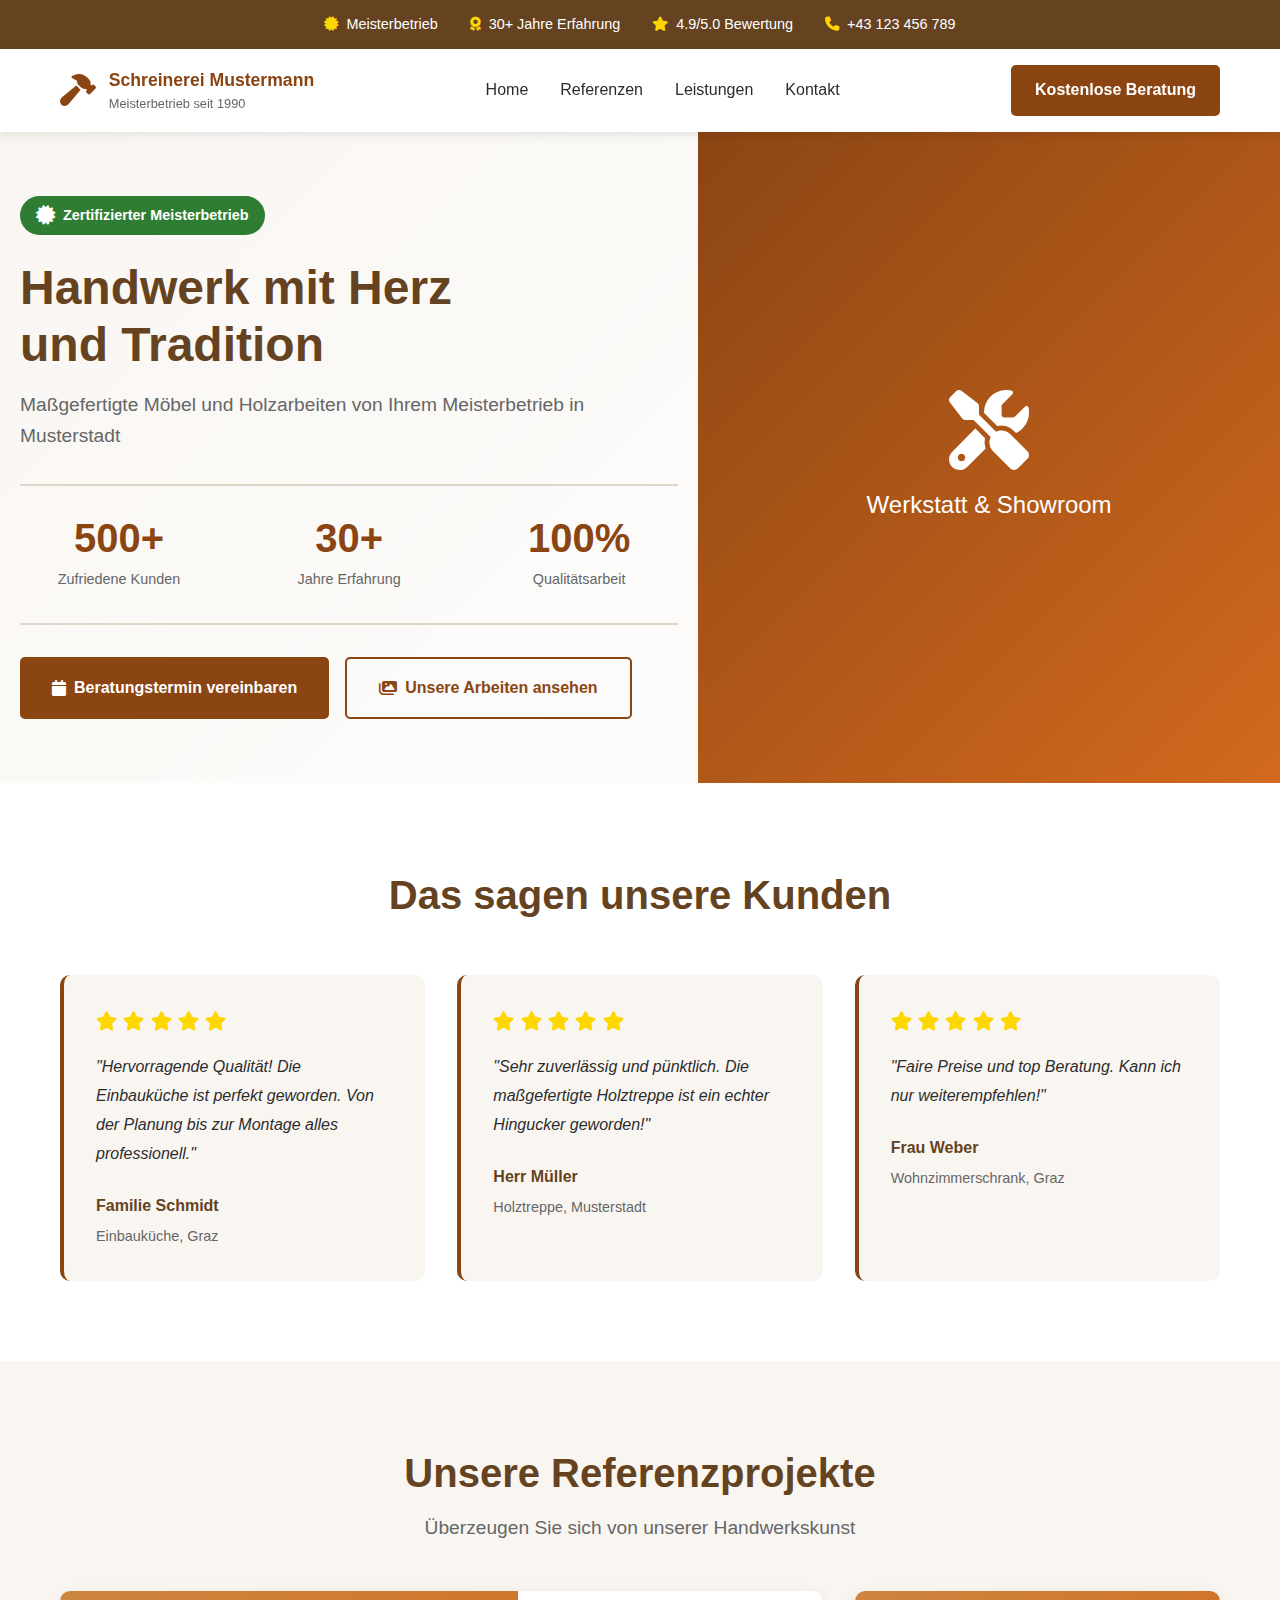
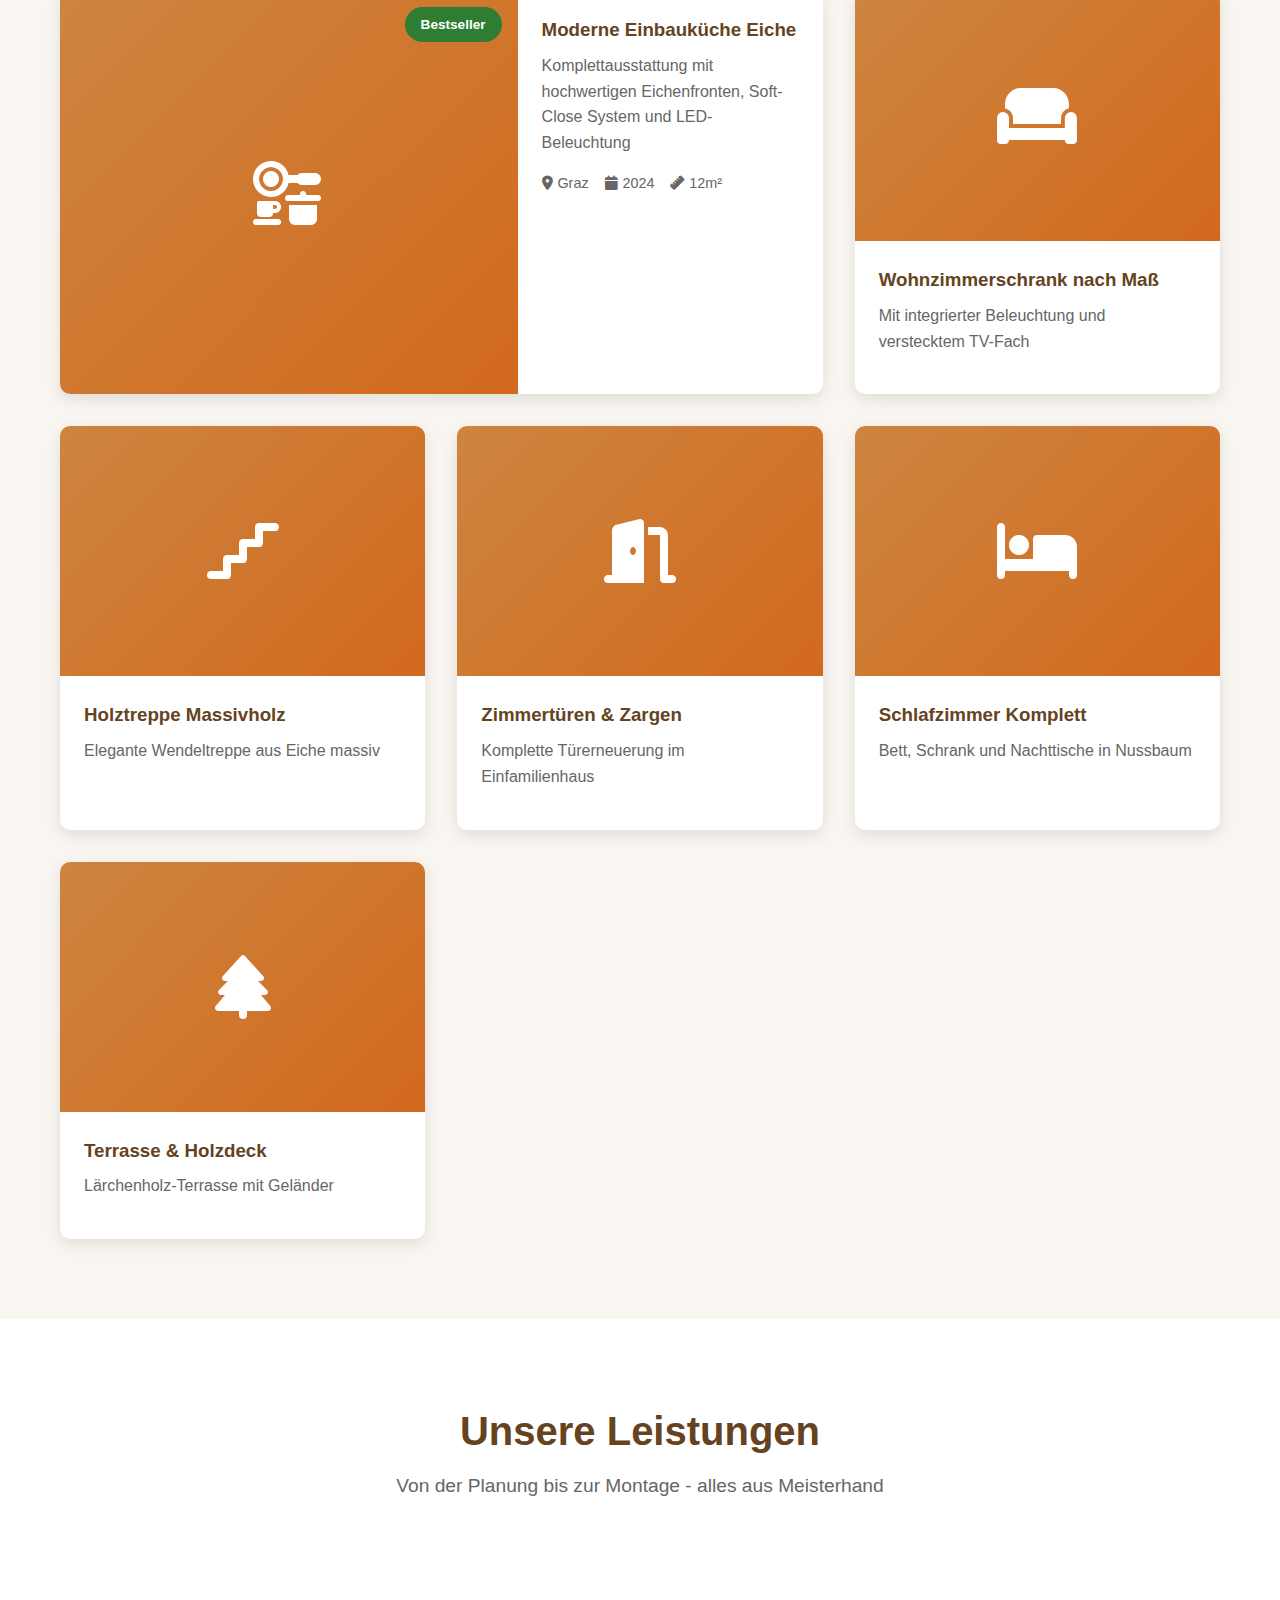
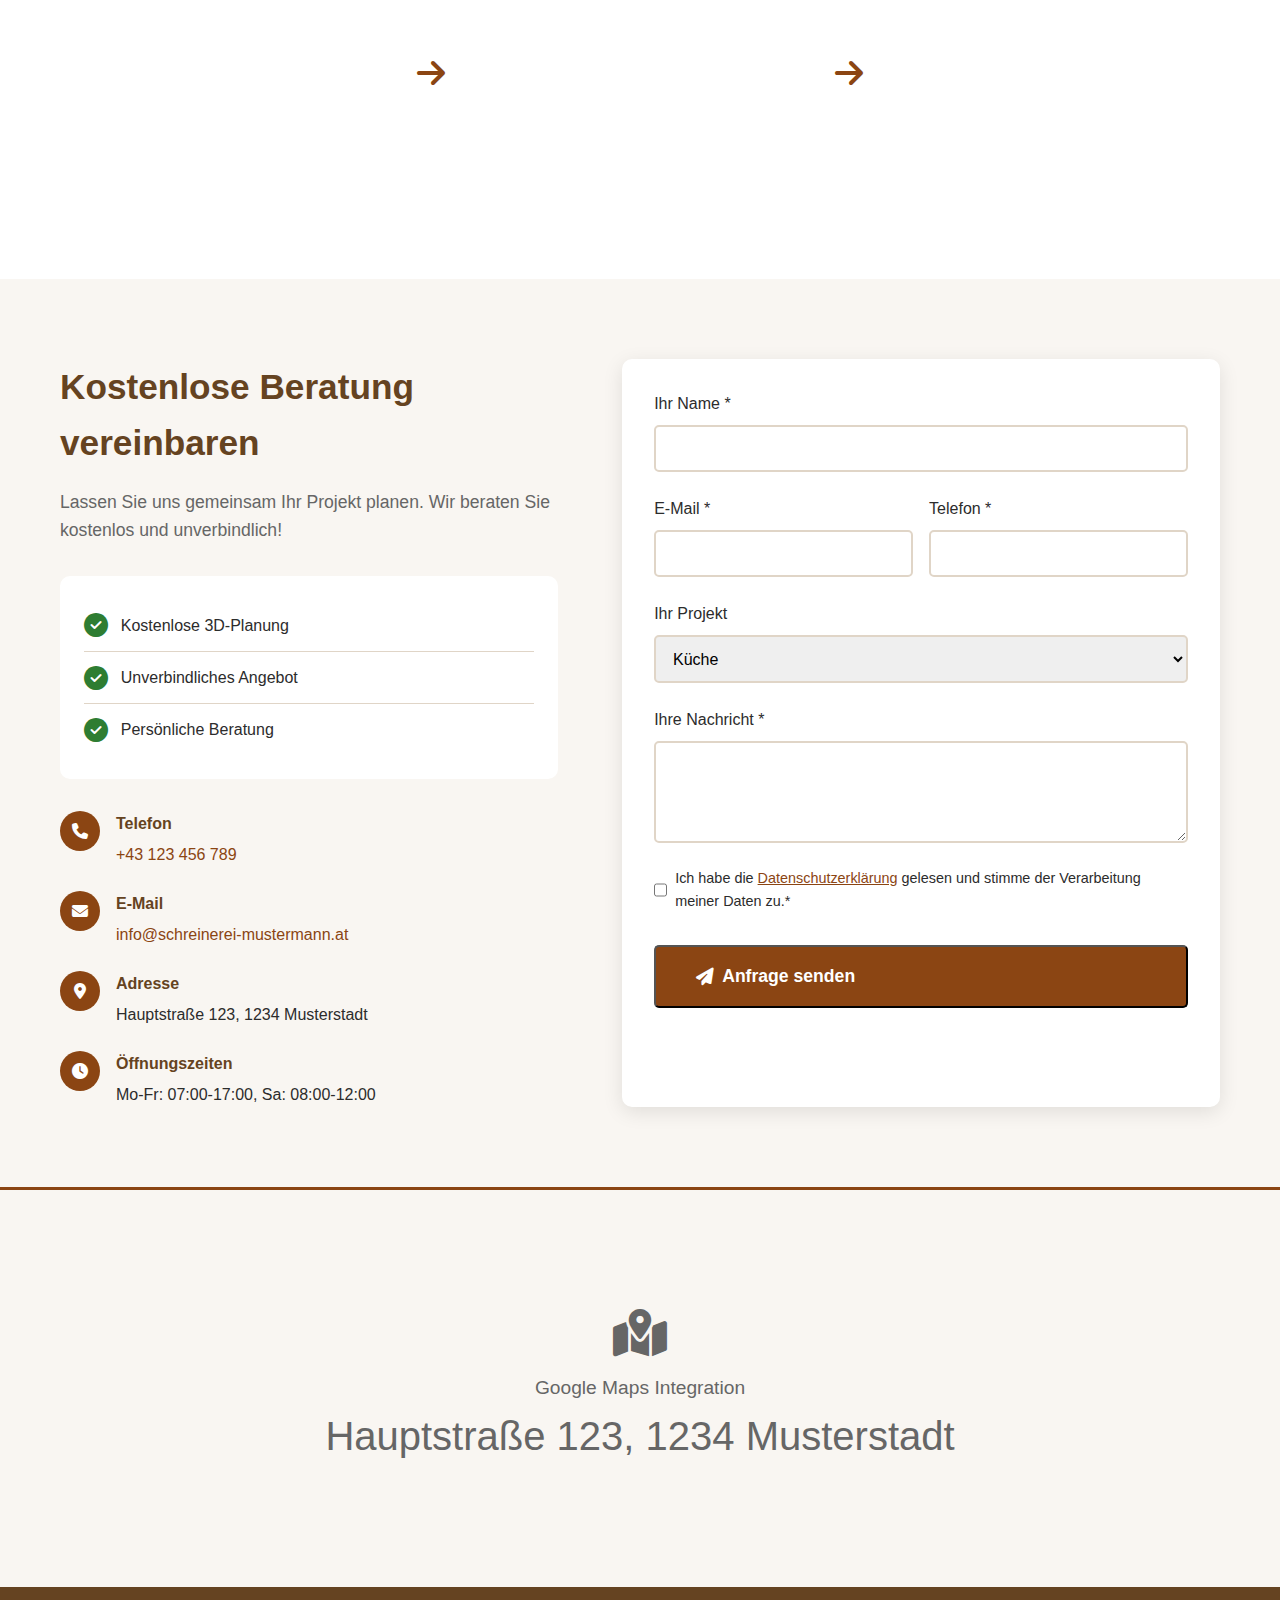
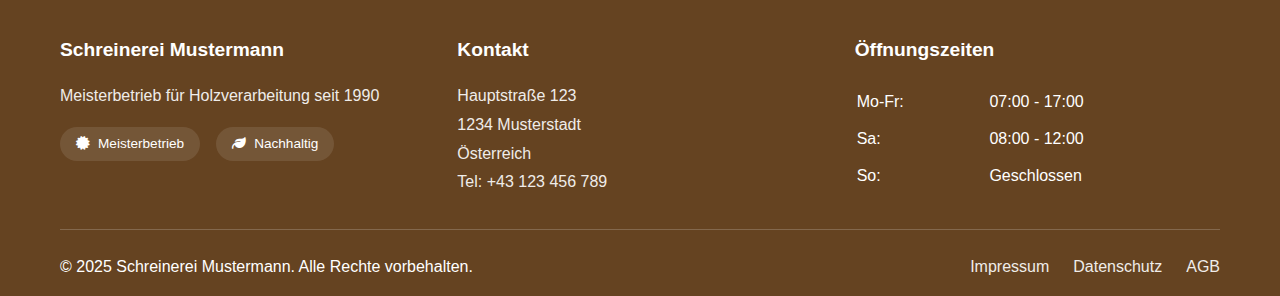
<file: Demos/handwerk/index.html>
<!DOCTYPE html>
<html lang="de">
<head>
    <meta charset="UTF-8">
    <meta name="viewport" content="width=device-width, initial-scale=1.0">
    <meta name="description" content="Schreinerei Mustermann - Meisterbetrieb für maßgefertigte Möbel seit 1990">
    <title>Schreinerei Mustermann - Meisterbetrieb seit 1990</title>
    <link rel="stylesheet" href="style.css">
    <link rel="stylesheet" href="https://cdnjs.cloudflare.com/ajax/libs/font-awesome/6.4.0/css/all.min.css">
</head>
<body>
    <!-- Top Bar with Trust Signals -->
    <div class="top-bar">
        <div class="container">
            <div class="trust-badges">
                <span><i class="fas fa-certificate"></i> Meisterbetrieb</span>
                <span><i class="fas fa-award"></i> 30+ Jahre Erfahrung</span>
                <span><i class="fas fa-star"></i> 4.9/5.0 Bewertung</span>
                <span><i class="fas fa-phone"></i> +43 123 456 789</span>
            </div>
        </div>
    </div>

    <!-- Navigation -->
    <nav class="navbar">
        <div class="container">
            <div class="logo">
                <i class="fas fa-hammer"></i>
                <div>
                    <strong>Schreinerei Mustermann</strong>
                    <small>Meisterbetrieb seit 1990</small>
                </div>
            </div>
            <ul class="nav-menu">
                <li><a href="#home" class="nav-link">Home</a></li>
                <li><a href="#referenzen" class="nav-link">Referenzen</a></li>
                <li><a href="#leistungen" class="nav-link">Leistungen</a></li>
                <li><a href="#kontakt" class="nav-link">Kontakt</a></li>
            </ul>
            <a href="#kontakt" class="cta-btn">Kostenlose Beratung</a>
            <div class="hamburger">
                <span></span>
                <span></span>
                <span></span>
            </div>
        </div>
    </nav>

    <!-- Hero with Trust Focus -->
    <section id="home" class="hero">
        <div class="hero-content">
            <div class="container">
                <div class="hero-badge">
                    <i class="fas fa-certificate"></i>
                    <span>Zertifizierter Meisterbetrieb</span>
                </div>
                <h1>Handwerk mit Herz<br>und Tradition</h1>
                <p class="hero-subtitle">Maßgefertigte Möbel und Holzarbeiten von Ihrem Meisterbetrieb in Musterstadt</p>
                <div class="hero-stats">
                    <div class="stat">
                        <strong>500+</strong>
                        <span>Zufriedene Kunden</span>
                    </div>
                    <div class="stat">
                        <strong>30+</strong>
                        <span>Jahre Erfahrung</span>
                    </div>
                    <div class="stat">
                        <strong>100%</strong>
                        <span>Qualitätsarbeit</span>
                    </div>
                </div>
                <div class="hero-buttons">
                    <a href="#kontakt" class="btn btn-primary">
                        <i class="fas fa-calendar"></i> Beratungstermin vereinbaren
                    </a>
                    <a href="#referenzen" class="btn btn-secondary">
                        <i class="fas fa-images"></i> Unsere Arbeiten ansehen
                    </a>
                </div>
            </div>
        </div>
        <div class="hero-image">
            <div class="image-placeholder">
                <i class="fas fa-tools"></i>
                <p>Werkstatt & Showroom</p>
            </div>
        </div>
    </section>

    <!-- Customer Reviews Section -->
    <section class="reviews">
        <div class="container">
            <h2 class="section-title">Das sagen unsere Kunden</h2>
            <div class="reviews-grid">
                <div class="review-card">
                    <div class="stars">
                        <i class="fas fa-star"></i>
                        <i class="fas fa-star"></i>
                        <i class="fas fa-star"></i>
                        <i class="fas fa-star"></i>
                        <i class="fas fa-star"></i>
                    </div>
                    <p>"Hervorragende Qualität! Die Einbauküche ist perfekt geworden. Von der Planung bis zur Montage alles professionell."</p>
                    <div class="reviewer">
                        <strong>Familie Schmidt</strong>
                        <span>Einbauküche, Graz</span>
                    </div>
                </div>
                <div class="review-card">
                    <div class="stars">
                        <i class="fas fa-star"></i>
                        <i class="fas fa-star"></i>
                        <i class="fas fa-star"></i>
                        <i class="fas fa-star"></i>
                        <i class="fas fa-star"></i>
                    </div>
                    <p>"Sehr zuverlässig und pünktlich. Die maßgefertigte Holztreppe ist ein echter Hingucker geworden!"</p>
                    <div class="reviewer">
                        <strong>Herr Müller</strong>
                        <span>Holztreppe, Musterstadt</span>
                    </div>
                </div>
                <div class="review-card">
                    <div class="stars">
                        <i class="fas fa-star"></i>
                        <i class="fas fa-star"></i>
                        <i class="fas fa-star"></i>
                        <i class="fas fa-star"></i>
                        <i class="fas fa-star"></i>
                    </div>
                    <p>"Faire Preise und top Beratung. Kann ich nur weiterempfehlen!"</p>
                    <div class="reviewer">
                        <strong>Frau Weber</strong>
                        <span>Wohnzimmerschrank, Graz</span>
                    </div>
                </div>
            </div>
        </div>
    </section>

    <!-- Reference Projects with Before/After -->
    <section id="referenzen" class="references">
        <div class="container">
            <div class="section-header">
                <h2>Unsere Referenzprojekte</h2>
                <p>Überzeugen Sie sich von unserer Handwerkskunst</p>
            </div>
            <div class="references-grid">
                <div class="reference-card large">
                    <div class="reference-image">
                        <div class="image-placeholder">
                            <i class="fas fa-kitchen-set"></i>
                        </div>
                        <div class="reference-badge">Bestseller</div>
                    </div>
                    <div class="reference-info">
                        <h3>Moderne Einbauküche Eiche</h3>
                        <p>Komplettausstattung mit hochwertigen Eichenfronten, Soft-Close System und LED-Beleuchtung</p>
                        <div class="reference-meta">
                            <span><i class="fas fa-map-marker-alt"></i> Graz</span>
                            <span><i class="fas fa-calendar"></i> 2024</span>
                            <span><i class="fas fa-ruler"></i> 12m²</span>
                        </div>
                    </div>
                </div>
                <div class="reference-card">
                    <div class="reference-image">
                        <div class="image-placeholder">
                            <i class="fas fa-couch"></i>
                        </div>
                    </div>
                    <div class="reference-info">
                        <h3>Wohnzimmerschrank nach Maß</h3>
                        <p>Mit integrierter Beleuchtung und verstecktem TV-Fach</p>
                    </div>
                </div>
                <div class="reference-card">
                    <div class="reference-image">
                        <div class="image-placeholder">
                            <i class="fas fa-stairs"></i>
                        </div>
                    </div>
                    <div class="reference-info">
                        <h3>Holztreppe Massivholz</h3>
                        <p>Elegante Wendeltreppe aus Eiche massiv</p>
                    </div>
                </div>
                <div class="reference-card">
                    <div class="reference-image">
                        <div class="image-placeholder">
                            <i class="fas fa-door-open"></i>
                        </div>
                    </div>
                    <div class="reference-info">
                        <h3>Zimmertüren & Zargen</h3>
                        <p>Komplette Türerneuerung im Einfamilienhaus</p>
                    </div>
                </div>
                <div class="reference-card">
                    <div class="reference-image">
                        <div class="image-placeholder">
                            <i class="fas fa-bed"></i>
                        </div>
                    </div>
                    <div class="reference-info">
                        <h3>Schlafzimmer Komplett</h3>
                        <p>Bett, Schrank und Nachttische in Nussbaum</p>
                    </div>
                </div>
                <div class="reference-card">
                    <div class="reference-image">
                        <div class="image-placeholder">
                            <i class="fas fa-tree"></i>
                        </div>
                    </div>
                    <div class="reference-info">
                        <h3>Terrasse & Holzdeck</h3>
                        <p>Lärchenholz-Terrasse mit Geländer</p>
                    </div>
                </div>
            </div>
        </div>
    </section>

    <!-- Services -->
    <section id="leistungen" class="services">
        <div class="container">
            <div class="section-header">
                <h2>Unsere Leistungen</h2>
                <p>Von der Planung bis zur Montage - alles aus Meisterhand</p>
            </div>
            <div class="services-grid">
                <div class="service-card">
                    <div class="service-icon">
                        <i class="fas fa-pencil-ruler"></i>
                    </div>
                    <h3>1. Kostenlose Beratung</h3>
                    <p>Persönliche Beratung vor Ort mit 3D-Planung Ihrer Wünsche</p>
                </div>
                <div class="service-icon-arrow"><i class="fas fa-arrow-right"></i></div>
                <div class="service-card">
                    <div class="service-icon">
                        <i class="fas fa-hammer"></i>
                    </div>
                    <h3>2. Maßanfertigung</h3>
                    <p>Präzise Fertigung in unserer Meisterwerkstatt</p>
                </div>
                <div class="service-icon-arrow"><i class="fas fa-arrow-right"></i></div>
                <div class="service-card">
                    <div class="service-icon">
                        <i class="fas fa-truck"></i>
                    </div>
                    <h3>3. Lieferung & Montage</h3>
                    <p>Professionelle Montage durch unser Meister-Team</p>
                </div>
            </div>
        </div>
    </section>

    <!-- Contact with Form -->
    <section id="kontakt" class="contact">
        <div class="container">
            <div class="contact-wrapper">
                <div class="contact-info-section">
                    <h2>Kostenlose Beratung vereinbaren</h2>
                    <p class="contact-intro">Lassen Sie uns gemeinsam Ihr Projekt planen. Wir beraten Sie kostenlos und unverbindlich!</p>

                    <div class="contact-benefits">
                        <div class="benefit">
                            <i class="fas fa-check-circle"></i>
                            <span>Kostenlose 3D-Planung</span>
                        </div>
                        <div class="benefit">
                            <i class="fas fa-check-circle"></i>
                            <span>Unverbindliches Angebot</span>
                        </div>
                        <div class="benefit">
                            <i class="fas fa-check-circle"></i>
                            <span>Persönliche Beratung</span>
                        </div>
                    </div>

                    <div class="contact-details">
                        <div class="detail-box">
                            <i class="fas fa-phone"></i>
                            <div>
                                <strong>Telefon</strong>
                                <a href="tel:+43123456789">+43 123 456 789</a>
                            </div>
                        </div>
                        <div class="detail-box">
                            <i class="fas fa-envelope"></i>
                            <div>
                                <strong>E-Mail</strong>
                                <a href="mailto:info@schreinerei-mustermann.at">info@schreinerei-mustermann.at</a>
                            </div>
                        </div>
                        <div class="detail-box">
                            <i class="fas fa-map-marker-alt"></i>
                            <div>
                                <strong>Adresse</strong>
                                <span>Hauptstraße 123, 1234 Musterstadt</span>
                            </div>
                        </div>
                        <div class="detail-box">
                            <i class="fas fa-clock"></i>
                            <div>
                                <strong>Öffnungszeiten</strong>
                                <span>Mo-Fr: 07:00-17:00, Sa: 08:00-12:00</span>
                            </div>
                        </div>
                    </div>
                </div>

                <div class="contact-form-section">
                    <form class="contact-form" id="contactForm">
                        <div class="form-group">
                            <label for="name">Ihr Name *</label>
                            <input type="text" id="name" name="name" required>
                        </div>
                        <div class="form-row">
                            <div class="form-group">
                                <label for="email">E-Mail *</label>
                                <input type="email" id="email" name="email" required>
                            </div>
                            <div class="form-group">
                                <label for="phone">Telefon *</label>
                                <input type="tel" id="phone" name="phone" required>
                            </div>
                        </div>
                        <div class="form-group">
                            <label for="project">Ihr Projekt</label>
                            <select id="project" name="project">
                                <option>Küche</option>
                                <option>Möbel</option>
                                <option>Treppe</option>
                                <option>Türen/Fenster</option>
                                <option>Sonstiges</option>
                            </select>
                        </div>
                        <div class="form-group">
                            <label for="message">Ihre Nachricht *</label>
                            <textarea id="message" name="message" rows="4" required></textarea>
                        </div>
                        <div class="form-group checkbox-group">
                            <label>
                                <input type="checkbox" name="privacy" required>
                                <span>Ich habe die <a href="#datenschutz">Datenschutzerklärung</a> gelesen und stimme der Verarbeitung meiner Daten zu.*</span>
                            </label>
                        </div>
                        <button type="submit" class="btn btn-primary btn-large">
                            <i class="fas fa-paper-plane"></i> Anfrage senden
                        </button>
                    </form>
                </div>
            </div>
        </div>
    </section>

    <!-- Map -->
    <div class="map-section">
        <div class="map-placeholder">
            <i class="fas fa-map-marked-alt"></i>
            <p>Google Maps Integration</p>
            <small>Hauptstraße 123, 1234 Musterstadt</small>
        </div>
    </div>

    <!-- Footer -->
    <footer class="footer">
        <div class="container">
            <div class="footer-content">
                <div class="footer-col">
                    <h4>Schreinerei Mustermann</h4>
                    <p>Meisterbetrieb für Holzverarbeitung seit 1990</p>
                    <div class="certifications">
                        <span class="cert-badge"><i class="fas fa-certificate"></i> Meisterbetrieb</span>
                        <span class="cert-badge"><i class="fas fa-leaf"></i> Nachhaltig</span>
                    </div>
                </div>
                <div class="footer-col">
                    <h4>Kontakt</h4>
                    <p>Hauptstraße 123<br>1234 Musterstadt<br>Österreich</p>
                    <p>Tel: <a href="tel:+43123456789">+43 123 456 789</a></p>
                </div>
                <div class="footer-col">
                    <h4>Öffnungszeiten</h4>
                    <table class="opening-hours-footer">
                        <tr><td>Mo-Fr:</td><td>07:00 - 17:00</td></tr>
                        <tr><td>Sa:</td><td>08:00 - 12:00</td></tr>
                        <tr><td>So:</td><td>Geschlossen</td></tr>
                    </table>
                </div>
            </div>
            <div class="footer-bottom">
                <p>&copy; 2025 Schreinerei Mustermann. Alle Rechte vorbehalten.</p>
                <div class="footer-links">
                    <a href="#impressum">Impressum</a>
                    <a href="#datenschutz">Datenschutz</a>
                    <a href="#agb">AGB</a>
                </div>
            </div>
        </div>
    </footer>

    <script src="script.js"></script>
</body>
</html>
</file>
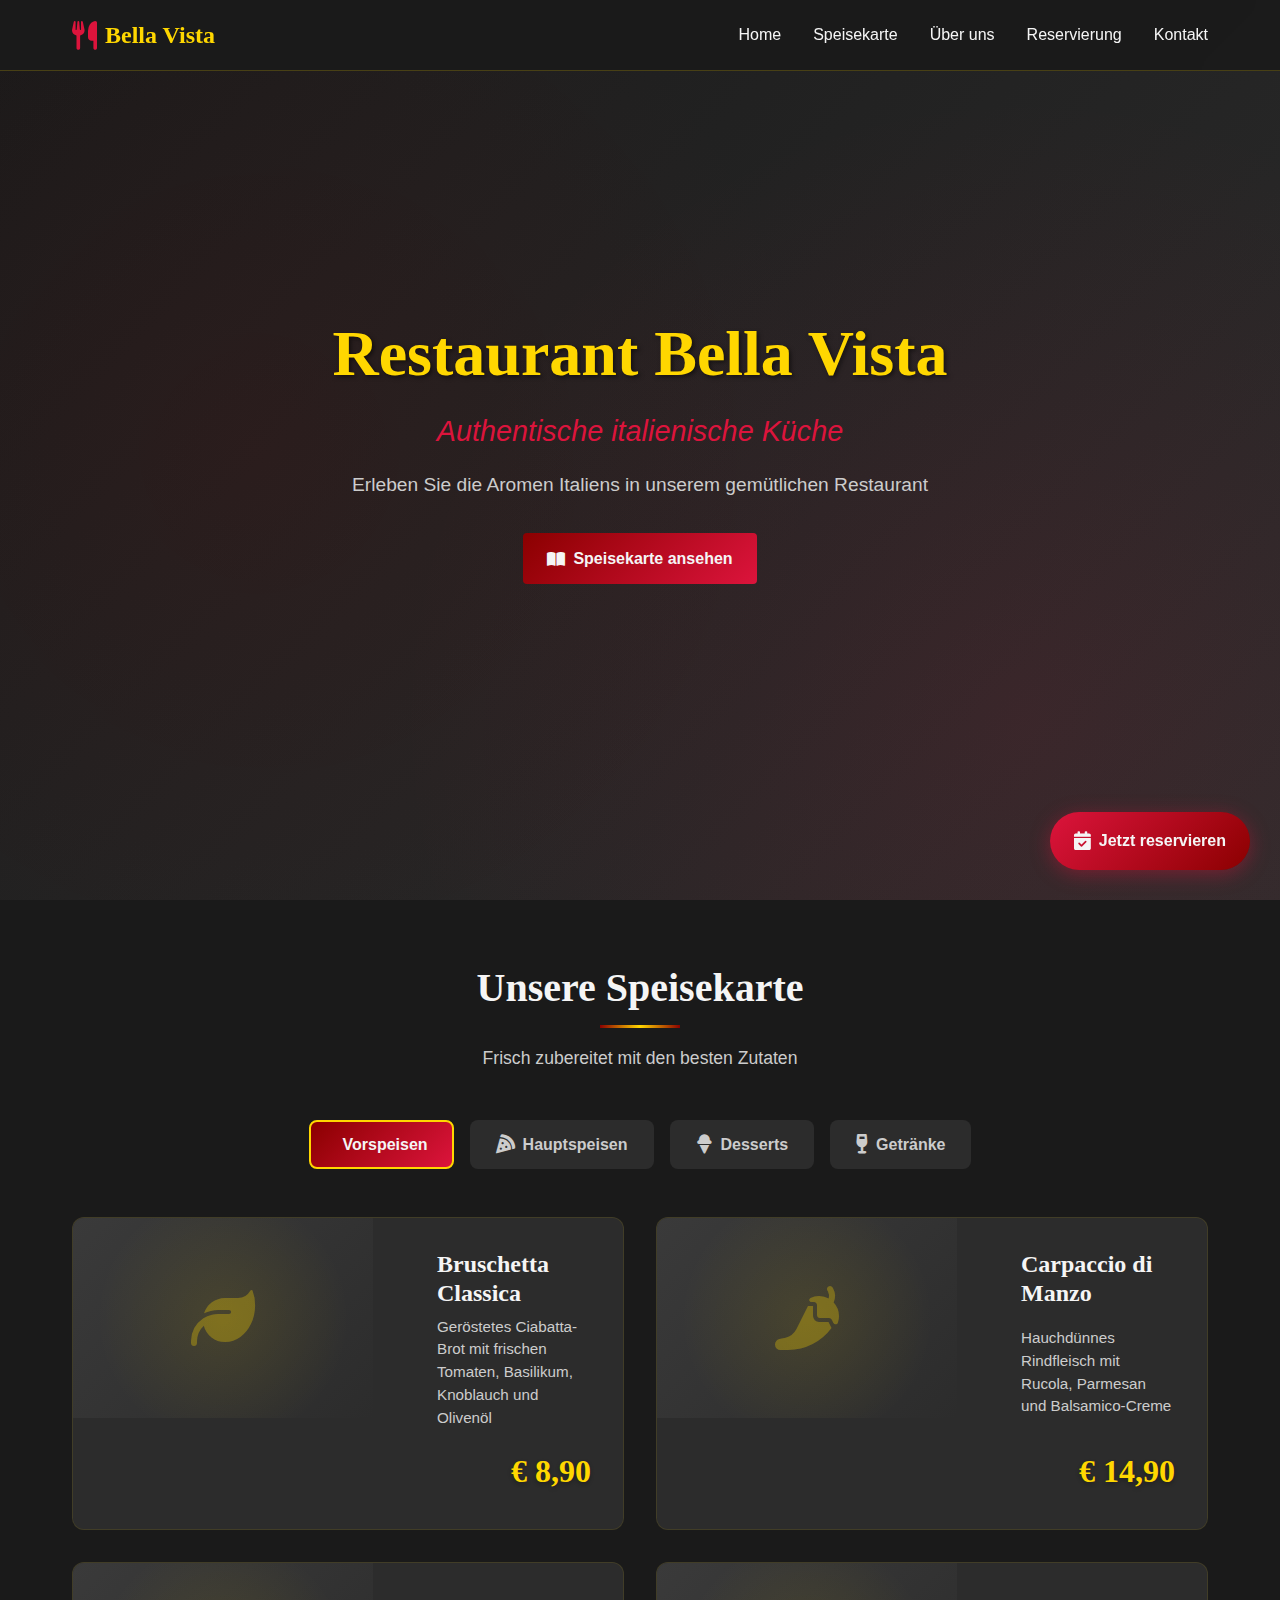
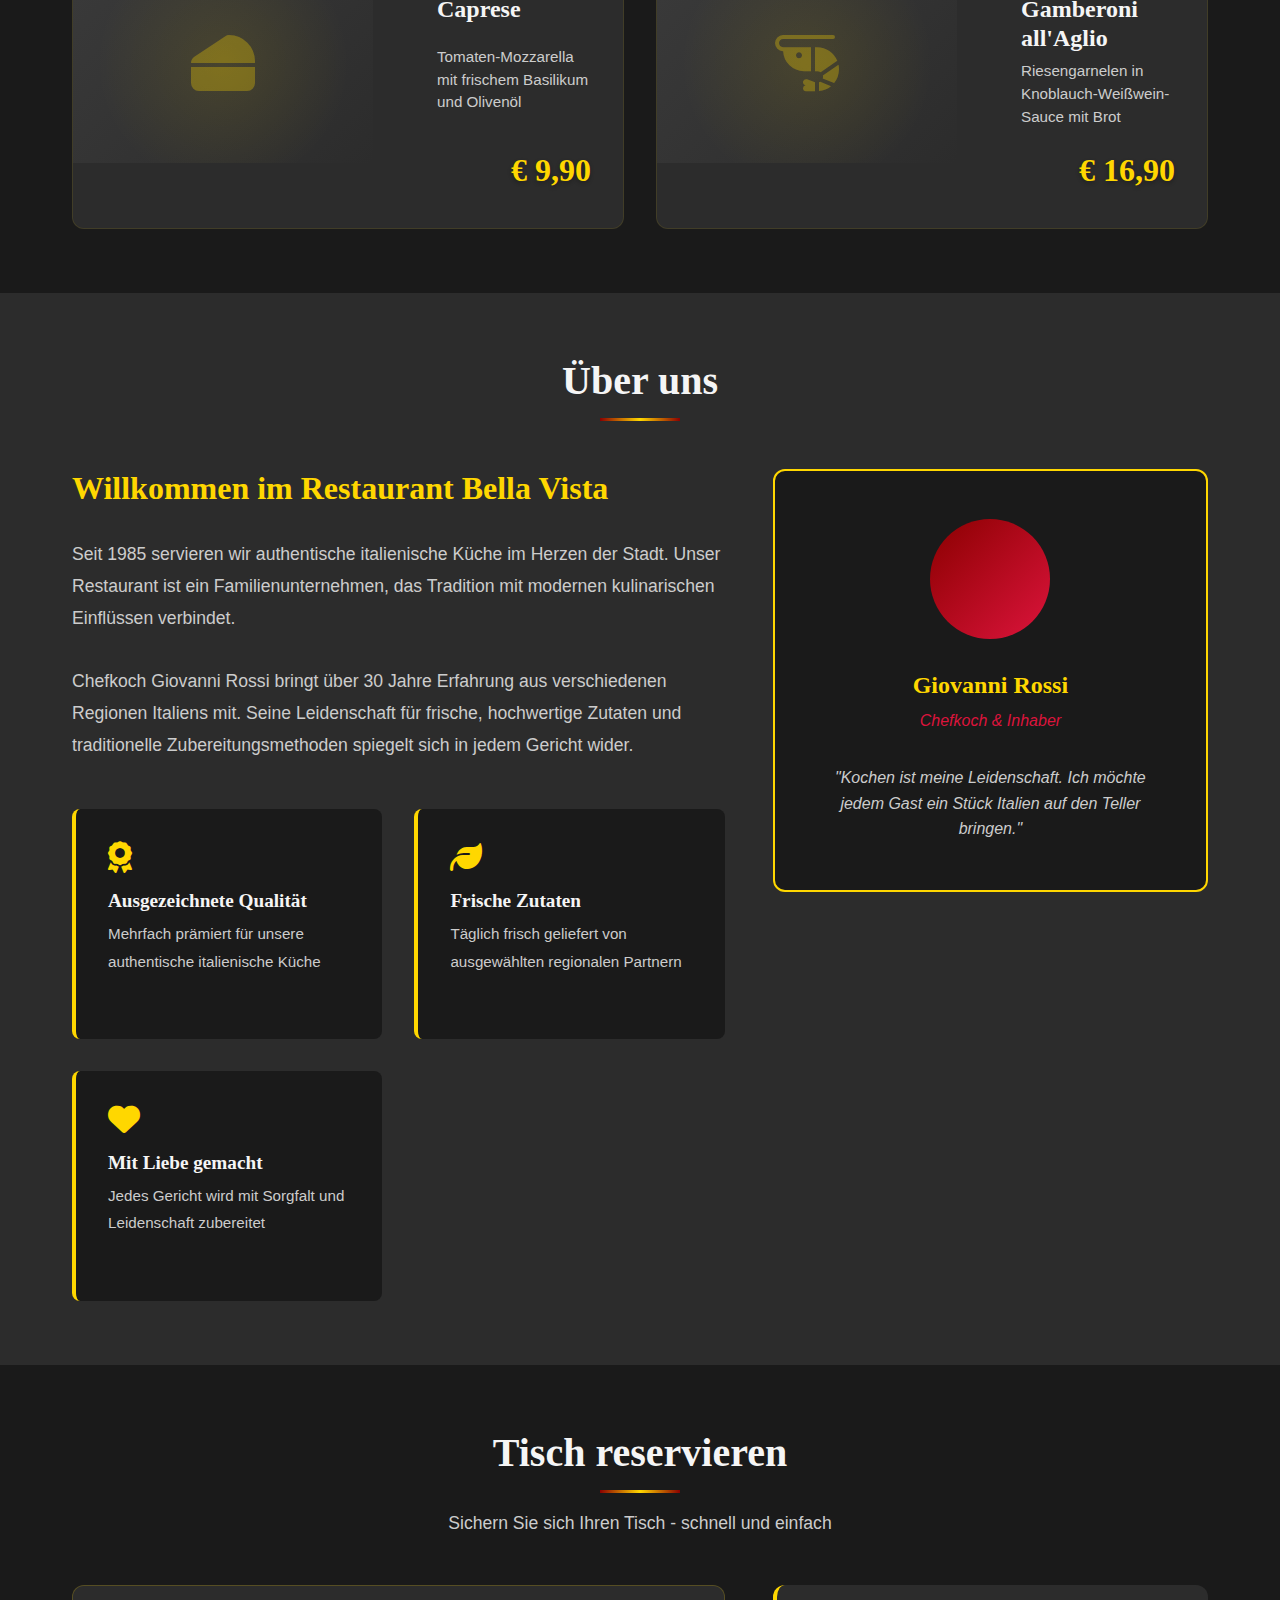
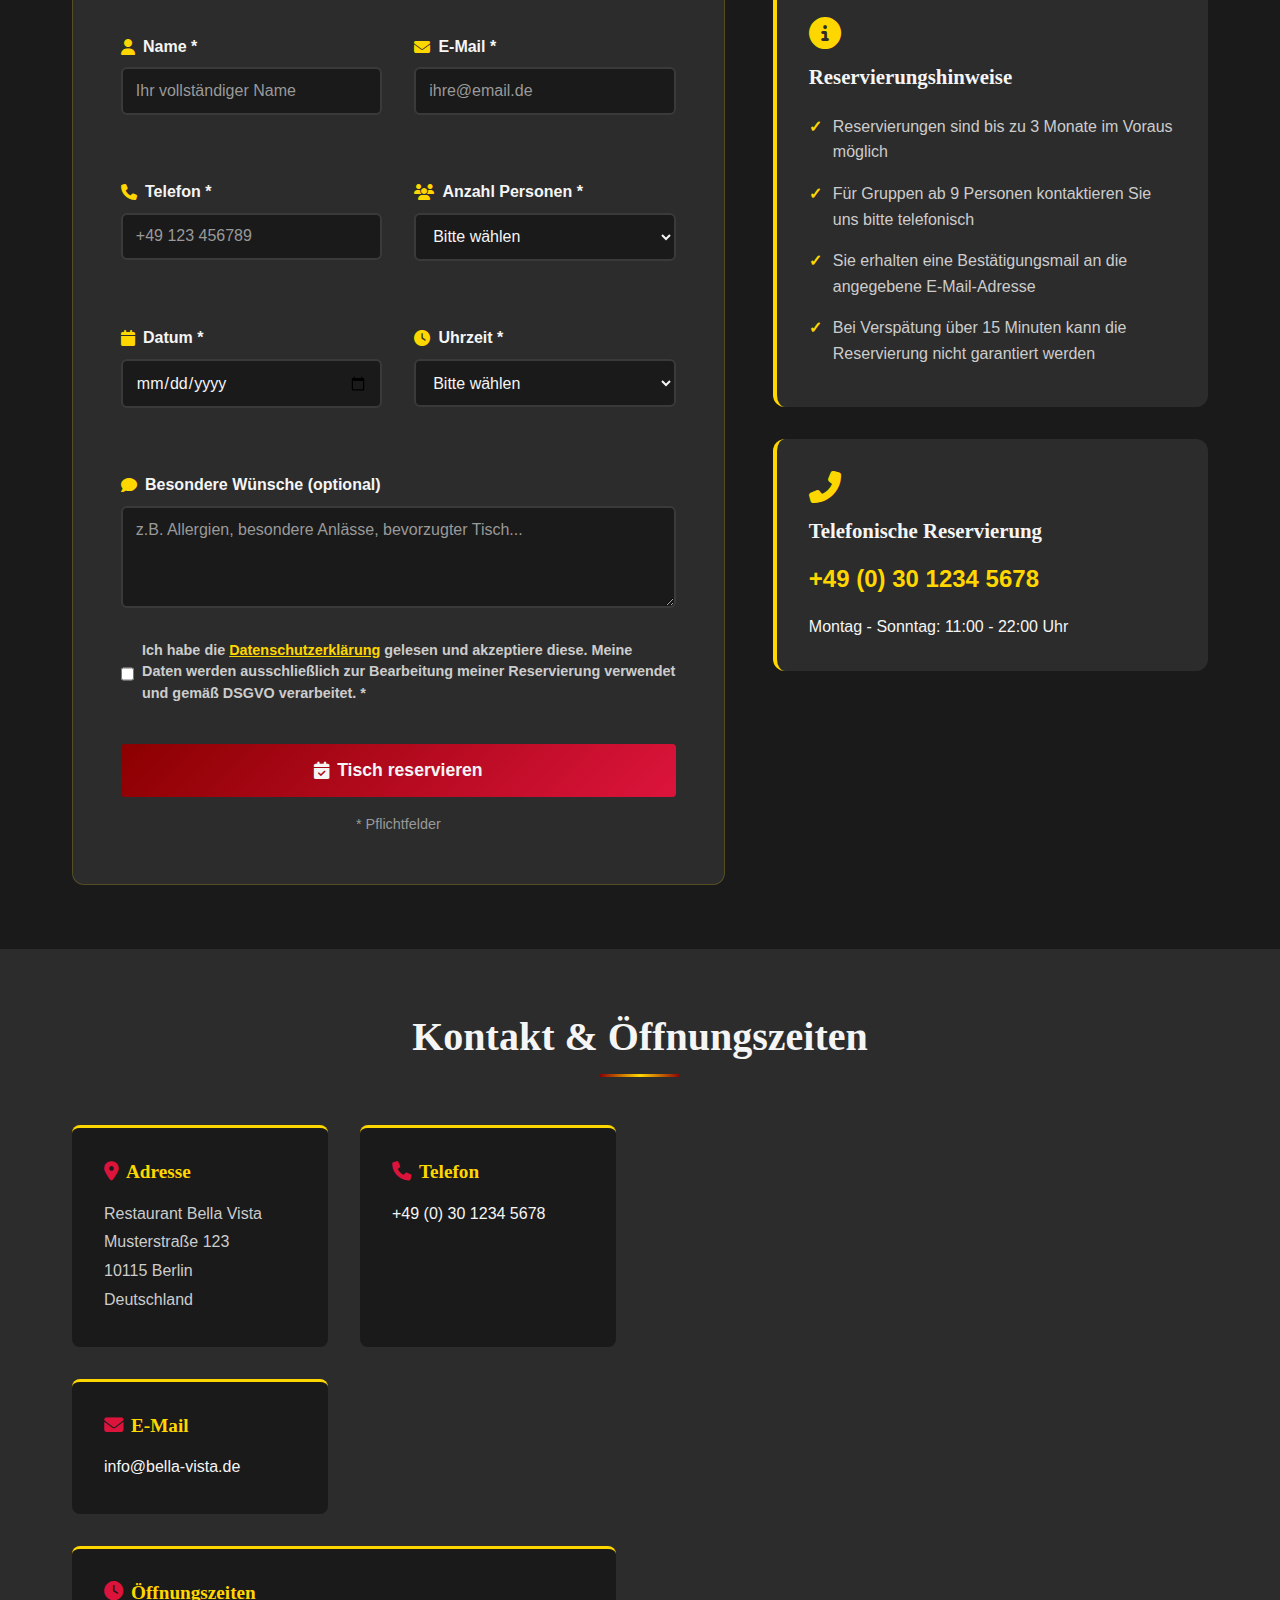
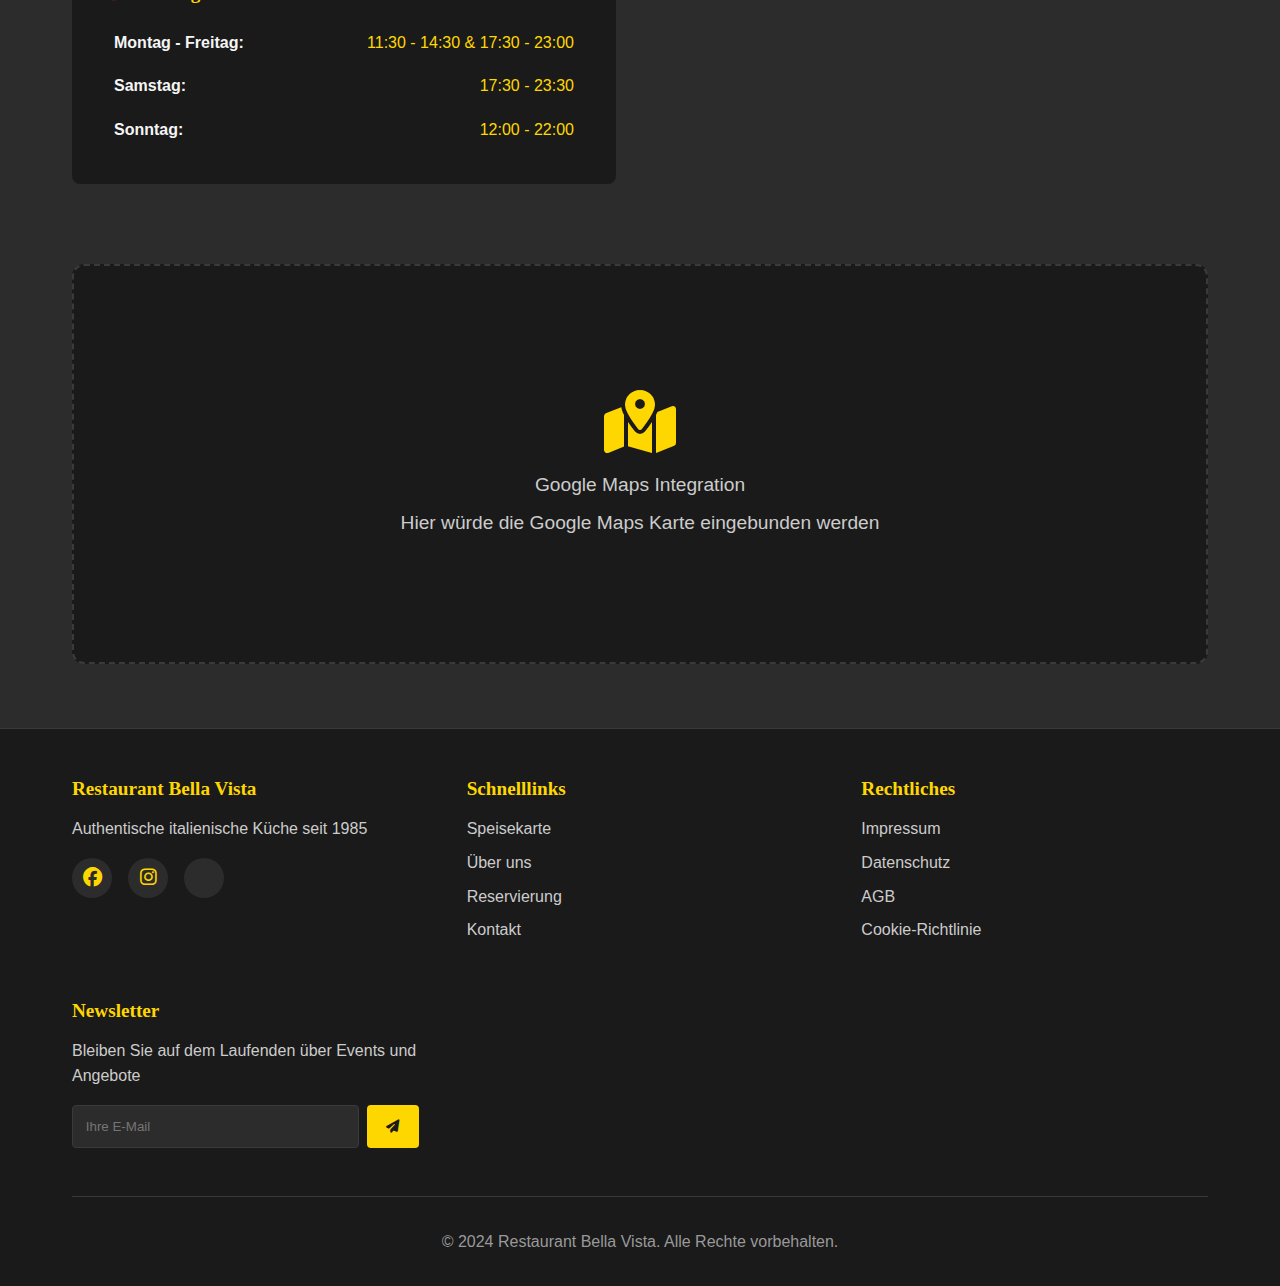
<file: Demos/restaurant/index.html>
<!DOCTYPE html>
<html lang="de">
<head>
    <meta charset="UTF-8">
    <meta name="viewport" content="width=device-width, initial-scale=1.0">
    <meta name="description" content="Restaurant Bella Vista - Authentische italienische Küche mit transparenten Preisen und einfacher Online-Reservierung">
    <title>Restaurant Bella Vista - Authentische italienische Küche</title>
    <link rel="stylesheet" href="css/style.css">
    <link rel="stylesheet" href="https://cdnjs.cloudflare.com/ajax/libs/font-awesome/6.4.0/css/all.min.css">
</head>
<body>
    <!-- Navigation -->
    <nav class="navbar" id="navbar">
        <div class="container">
            <div class="nav-content">
                <div class="logo">
                    <i class="fas fa-utensils"></i>
                    <span>Bella Vista</span>
                </div>
                <button class="mobile-menu-toggle" aria-label="Menu">
                    <span></span>
                    <span></span>
                    <span></span>
                </button>
                <ul class="nav-menu">
                    <li><a href="#home">Home</a></li>
                    <li><a href="#menu">Speisekarte</a></li>
                    <li><a href="#about">Über uns</a></li>
                    <li><a href="#reservation">Reservierung</a></li>
                    <li><a href="#contact">Kontakt</a></li>
                </ul>
            </div>
        </div>
    </nav>

    <!-- Hero Section -->
    <section class="hero" id="home">
        <div class="hero-overlay">
            <div class="hero-content">
                <h1 class="hero-title">Restaurant Bella Vista</h1>
                <p class="hero-subtitle">Authentische italienische Küche</p>
                <p class="hero-description">Erleben Sie die Aromen Italiens in unserem gemütlichen Restaurant</p>
                <a href="#menu" class="btn btn-primary">
                    <i class="fas fa-book-open"></i>
                    Speisekarte ansehen
                </a>
            </div>
        </div>
    </section>

    <!-- Sticky Reservation Button -->
    <a href="#reservation" class="sticky-reserve-btn" id="stickyBtn">
        <i class="fas fa-calendar-check"></i>
        <span>Jetzt reservieren</span>
    </a>

    <!-- Menu Section -->
    <section class="menu-section" id="menu">
        <div class="container">
            <h2 class="section-title">Unsere Speisekarte</h2>
            <p class="section-subtitle">Frisch zubereitet mit den besten Zutaten</p>

            <!-- Menu Tabs -->
            <div class="menu-tabs">
                <button class="tab-btn active" data-tab="starters">
                    <i class="fas fa-salad"></i>
                    Vorspeisen
                </button>
                <button class="tab-btn" data-tab="mains">
                    <i class="fas fa-pizza-slice"></i>
                    Hauptspeisen
                </button>
                <button class="tab-btn" data-tab="desserts">
                    <i class="fas fa-ice-cream"></i>
                    Desserts
                </button>
                <button class="tab-btn" data-tab="drinks">
                    <i class="fas fa-wine-glass"></i>
                    Getränke
                </button>
            </div>

            <!-- Menu Content -->
            <div class="menu-content">
                <!-- Starters -->
                <div class="menu-category active" id="starters" data-category="starters">
                    <div class="menu-grid">
                        <div class="menu-item">
                            <div class="menu-item-image">
                                <i class="fas fa-leaf"></i>
                            </div>
                            <div class="menu-item-content">
                                <h3 class="menu-item-title">Bruschetta Classica</h3>
                                <p class="menu-item-description">Geröstetes Ciabatta-Brot mit frischen Tomaten, Basilikum, Knoblauch und Olivenöl</p>
                                <div class="menu-item-price">€ 8,90</div>
                            </div>
                        </div>
                        <div class="menu-item">
                            <div class="menu-item-image">
                                <i class="fas fa-pepper-hot"></i>
                            </div>
                            <div class="menu-item-content">
                                <h3 class="menu-item-title">Carpaccio di Manzo</h3>
                                <p class="menu-item-description">Hauchdünnes Rindfleisch mit Rucola, Parmesan und Balsamico-Creme</p>
                                <div class="menu-item-price">€ 14,90</div>
                            </div>
                        </div>
                        <div class="menu-item">
                            <div class="menu-item-image">
                                <i class="fas fa-cheese"></i>
                            </div>
                            <div class="menu-item-content">
                                <h3 class="menu-item-title">Caprese</h3>
                                <p class="menu-item-description">Tomaten-Mozzarella mit frischem Basilikum und Olivenöl</p>
                                <div class="menu-item-price">€ 9,90</div>
                            </div>
                        </div>
                        <div class="menu-item">
                            <div class="menu-item-image">
                                <i class="fas fa-shrimp"></i>
                            </div>
                            <div class="menu-item-content">
                                <h3 class="menu-item-title">Gamberoni all'Aglio</h3>
                                <p class="menu-item-description">Riesengarnelen in Knoblauch-Weißwein-Sauce mit Brot</p>
                                <div class="menu-item-price">€ 16,90</div>
                            </div>
                        </div>
                    </div>
                </div>

                <!-- Mains -->
                <div class="menu-category" id="mains" data-category="mains">
                    <div class="menu-grid">
                        <div class="menu-item">
                            <div class="menu-item-image">
                                <i class="fas fa-pizza-slice"></i>
                            </div>
                            <div class="menu-item-content">
                                <h3 class="menu-item-title">Pizza Margherita</h3>
                                <p class="menu-item-description">Tomatensauce, Mozzarella, frisches Basilikum, Olivenöl</p>
                                <div class="menu-item-price">€ 11,90</div>
                            </div>
                        </div>
                        <div class="menu-item">
                            <div class="menu-item-image">
                                <i class="fas fa-pizza-slice"></i>
                            </div>
                            <div class="menu-item-content">
                                <h3 class="menu-item-title">Pizza Quattro Formaggi</h3>
                                <p class="menu-item-description">Mozzarella, Gorgonzola, Parmesan, Pecorino</p>
                                <div class="menu-item-price">€ 14,90</div>
                            </div>
                        </div>
                        <div class="menu-item">
                            <div class="menu-item-image">
                                <i class="fas fa-drumstick-bite"></i>
                            </div>
                            <div class="menu-item-content">
                                <h3 class="menu-item-title">Saltimbocca alla Romana</h3>
                                <p class="menu-item-description">Kalbsschnitzel mit Parmaschinken und Salbei, Risotto</p>
                                <div class="menu-item-price">€ 24,90</div>
                            </div>
                        </div>
                        <div class="menu-item">
                            <div class="menu-item-image">
                                <i class="fas fa-fish"></i>
                            </div>
                            <div class="menu-item-content">
                                <h3 class="menu-item-title">Branzino al Forno</h3>
                                <p class="menu-item-description">Ofenfrischer Wolfsbarsch mit mediterranem Gemüse und Kartoffeln</p>
                                <div class="menu-item-price">€ 28,90</div>
                            </div>
                        </div>
                        <div class="menu-item">
                            <div class="menu-item-image">
                                <i class="fas fa-utensils"></i>
                            </div>
                            <div class="menu-item-content">
                                <h3 class="menu-item-title">Spaghetti Carbonara</h3>
                                <p class="menu-item-description">Mit Guanciale, Ei, Pecorino Romano nach original römischem Rezept</p>
                                <div class="menu-item-price">€ 15,90</div>
                            </div>
                        </div>
                        <div class="menu-item">
                            <div class="menu-item-image">
                                <i class="fas fa-utensils"></i>
                            </div>
                            <div class="menu-item-content">
                                <h3 class="menu-item-title">Risotto ai Funghi</h3>
                                <p class="menu-item-description">Cremiges Risotto mit gemischten Waldpilzen und Parmesan</p>
                                <div class="menu-item-price">€ 18,90</div>
                            </div>
                        </div>
                    </div>
                </div>

                <!-- Desserts -->
                <div class="menu-category" id="desserts" data-category="desserts">
                    <div class="menu-grid">
                        <div class="menu-item">
                            <div class="menu-item-image">
                                <i class="fas fa-ice-cream"></i>
                            </div>
                            <div class="menu-item-content">
                                <h3 class="menu-item-title">Tiramisu</h3>
                                <p class="menu-item-description">Klassisches italienisches Dessert mit Mascarpone, Espresso und Kakao</p>
                                <div class="menu-item-price">€ 7,90</div>
                            </div>
                        </div>
                        <div class="menu-item">
                            <div class="menu-item-image">
                                <i class="fas fa-cookie"></i>
                            </div>
                            <div class="menu-item-content">
                                <h3 class="menu-item-title">Panna Cotta</h3>
                                <p class="menu-item-description">Vanille-Sahne-Pudding mit Beerensauce</p>
                                <div class="menu-item-price">€ 6,90</div>
                            </div>
                        </div>
                        <div class="menu-item">
                            <div class="menu-item-image">
                                <i class="fas fa-lemon"></i>
                            </div>
                            <div class="menu-item-content">
                                <h3 class="menu-item-title">Lemon Sorbet</h3>
                                <p class="menu-item-description">Hausgemachtes Zitronen-Sorbet serviert in der Frucht</p>
                                <div class="menu-item-price">€ 5,90</div>
                            </div>
                        </div>
                        <div class="menu-item">
                            <div class="menu-item-image">
                                <i class="fas fa-birthday-cake"></i>
                            </div>
                            <div class="menu-item-content">
                                <h3 class="menu-item-title">Tartufo Nero</h3>
                                <p class="menu-item-description">Schokoladen-Eis-Trüffel mit Kirschfüllung und Sahne</p>
                                <div class="menu-item-price">€ 8,90</div>
                            </div>
                        </div>
                    </div>
                </div>

                <!-- Drinks -->
                <div class="menu-category" id="drinks" data-category="drinks">
                    <div class="menu-grid">
                        <div class="menu-item">
                            <div class="menu-item-image">
                                <i class="fas fa-wine-glass"></i>
                            </div>
                            <div class="menu-item-content">
                                <h3 class="menu-item-title">Chianti Classico</h3>
                                <p class="menu-item-description">Rotwein aus der Toskana (0,75l)</p>
                                <div class="menu-item-price">€ 32,00</div>
                            </div>
                        </div>
                        <div class="menu-item">
                            <div class="menu-item-image">
                                <i class="fas fa-wine-glass"></i>
                            </div>
                            <div class="menu-item-content">
                                <h3 class="menu-item-title">Pinot Grigio</h3>
                                <p class="menu-item-description">Weißwein aus Venetien (0,75l)</p>
                                <div class="menu-item-price">€ 28,00</div>
                            </div>
                        </div>
                        <div class="menu-item">
                            <div class="menu-item-image">
                                <i class="fas fa-champagne-glasses"></i>
                            </div>
                            <div class="menu-item-content">
                                <h3 class="menu-item-title">Prosecco</h3>
                                <p class="menu-item-description">Perlwein aus Italien (0,75l)</p>
                                <div class="menu-item-price">€ 24,00</div>
                            </div>
                        </div>
                        <div class="menu-item">
                            <div class="menu-item-image">
                                <i class="fas fa-mug-hot"></i>
                            </div>
                            <div class="menu-item-content">
                                <h3 class="menu-item-title">Espresso</h3>
                                <p class="menu-item-description">Italienischer Espresso aus hauseigener Röstung</p>
                                <div class="menu-item-price">€ 2,50</div>
                            </div>
                        </div>
                        <div class="menu-item">
                            <div class="menu-item-image">
                                <i class="fas fa-glass-water"></i>
                            </div>
                            <div class="menu-item-content">
                                <h3 class="menu-item-title">Acqua Minerale</h3>
                                <p class="menu-item-description">Mineralwasser still oder sprudelnd (0,75l)</p>
                                <div class="menu-item-price">€ 5,50</div>
                            </div>
                        </div>
                        <div class="menu-item">
                            <div class="menu-item-image">
                                <i class="fas fa-wine-bottle"></i>
                            </div>
                            <div class="menu-item-content">
                                <h3 class="menu-item-title">Limoncello</h3>
                                <p class="menu-item-description">Hausgemachter Zitronenlikör (4cl)</p>
                                <div class="menu-item-price">€ 4,50</div>
                            </div>
                        </div>
                    </div>
                </div>
            </div>
        </div>
    </section>

    <!-- About Section -->
    <section class="about-section" id="about">
        <div class="container">
            <h2 class="section-title">Über uns</h2>
            <div class="about-content">
                <div class="about-text">
                    <h3>Willkommen im Restaurant Bella Vista</h3>
                    <p>Seit 1985 servieren wir authentische italienische Küche im Herzen der Stadt. Unser Restaurant ist ein Familienunternehmen, das Tradition mit modernen kulinarischen Einflüssen verbindet.</p>

                    <p>Chefkoch Giovanni Rossi bringt über 30 Jahre Erfahrung aus verschiedenen Regionen Italiens mit. Seine Leidenschaft für frische, hochwertige Zutaten und traditionelle Zubereitungsmethoden spiegelt sich in jedem Gericht wider.</p>

                    <div class="about-highlights">
                        <div class="highlight-item">
                            <i class="fas fa-award"></i>
                            <h4>Ausgezeichnete Qualität</h4>
                            <p>Mehrfach prämiert für unsere authentische italienische Küche</p>
                        </div>
                        <div class="highlight-item">
                            <i class="fas fa-leaf"></i>
                            <h4>Frische Zutaten</h4>
                            <p>Täglich frisch geliefert von ausgewählten regionalen Partnern</p>
                        </div>
                        <div class="highlight-item">
                            <i class="fas fa-heart"></i>
                            <h4>Mit Liebe gemacht</h4>
                            <p>Jedes Gericht wird mit Sorgfalt und Leidenschaft zubereitet</p>
                        </div>
                    </div>
                </div>
                <div class="about-image">
                    <div class="chef-card">
                        <div class="chef-icon">
                            <i class="fas fa-user-chef"></i>
                        </div>
                        <h4>Giovanni Rossi</h4>
                        <p class="chef-title">Chefkoch & Inhaber</p>
                        <p class="chef-bio">"Kochen ist meine Leidenschaft. Ich möchte jedem Gast ein Stück Italien auf den Teller bringen."</p>
                    </div>
                </div>
            </div>
        </div>
    </section>

    <!-- Reservation Section -->
    <section class="reservation-section" id="reservation">
        <div class="container">
            <h2 class="section-title">Tisch reservieren</h2>
            <p class="section-subtitle">Sichern Sie sich Ihren Tisch - schnell und einfach</p>

            <div class="reservation-content">
                <form class="reservation-form" id="reservationForm">
                    <div class="form-row">
                        <div class="form-group">
                            <label for="name">
                                <i class="fas fa-user"></i>
                                Name *
                            </label>
                            <input type="text" id="name" name="name" required placeholder="Ihr vollständiger Name">
                        </div>
                        <div class="form-group">
                            <label for="email">
                                <i class="fas fa-envelope"></i>
                                E-Mail *
                            </label>
                            <input type="email" id="email" name="email" required placeholder="ihre@email.de">
                        </div>
                    </div>

                    <div class="form-row">
                        <div class="form-group">
                            <label for="phone">
                                <i class="fas fa-phone"></i>
                                Telefon *
                            </label>
                            <input type="tel" id="phone" name="phone" required placeholder="+49 123 456789">
                        </div>
                        <div class="form-group">
                            <label for="guests">
                                <i class="fas fa-users"></i>
                                Anzahl Personen *
                            </label>
                            <select id="guests" name="guests" required>
                                <option value="">Bitte wählen</option>
                                <option value="1">1 Person</option>
                                <option value="2">2 Personen</option>
                                <option value="3">3 Personen</option>
                                <option value="4">4 Personen</option>
                                <option value="5">5 Personen</option>
                                <option value="6">6 Personen</option>
                                <option value="7">7 Personen</option>
                                <option value="8">8 Personen</option>
                                <option value="more">Mehr als 8 Personen</option>
                            </select>
                        </div>
                    </div>

                    <div class="form-row">
                        <div class="form-group">
                            <label for="date">
                                <i class="fas fa-calendar"></i>
                                Datum *
                            </label>
                            <input type="date" id="date" name="date" required>
                        </div>
                        <div class="form-group">
                            <label for="time">
                                <i class="fas fa-clock"></i>
                                Uhrzeit *
                            </label>
                            <select id="time" name="time" required>
                                <option value="">Bitte wählen</option>
                                <option value="17:00">17:00 Uhr</option>
                                <option value="17:30">17:30 Uhr</option>
                                <option value="18:00">18:00 Uhr</option>
                                <option value="18:30">18:30 Uhr</option>
                                <option value="19:00">19:00 Uhr</option>
                                <option value="19:30">19:30 Uhr</option>
                                <option value="20:00">20:00 Uhr</option>
                                <option value="20:30">20:30 Uhr</option>
                                <option value="21:00">21:00 Uhr</option>
                                <option value="21:30">21:30 Uhr</option>
                            </select>
                        </div>
                    </div>

                    <div class="form-group">
                        <label for="message">
                            <i class="fas fa-comment"></i>
                            Besondere Wünsche (optional)
                        </label>
                        <textarea id="message" name="message" rows="4" placeholder="z.B. Allergien, besondere Anlässe, bevorzugter Tisch..."></textarea>
                    </div>

                    <div class="form-group checkbox-group">
                        <label class="checkbox-label">
                            <input type="checkbox" id="privacy" name="privacy" required>
                            <span>Ich habe die <a href="#" target="_blank">Datenschutzerklärung</a> gelesen und akzeptiere diese. Meine Daten werden ausschließlich zur Bearbeitung meiner Reservierung verwendet und gemäß DSGVO verarbeitet. *</span>
                        </label>
                    </div>

                    <button type="submit" class="btn btn-primary btn-large">
                        <i class="fas fa-calendar-check"></i>
                        Tisch reservieren
                    </button>

                    <p class="form-note">* Pflichtfelder</p>
                </form>

                <div class="reservation-info">
                    <div class="info-card">
                        <i class="fas fa-info-circle"></i>
                        <h3>Reservierungshinweise</h3>
                        <ul>
                            <li>Reservierungen sind bis zu 3 Monate im Voraus möglich</li>
                            <li>Für Gruppen ab 9 Personen kontaktieren Sie uns bitte telefonisch</li>
                            <li>Sie erhalten eine Bestätigungsmail an die angegebene E-Mail-Adresse</li>
                            <li>Bei Verspätung über 15 Minuten kann die Reservierung nicht garantiert werden</li>
                        </ul>
                    </div>

                    <div class="info-card">
                        <i class="fas fa-phone-alt"></i>
                        <h3>Telefonische Reservierung</h3>
                        <p class="phone-number">+49 (0) 30 1234 5678</p>
                        <p>Montag - Sonntag: 11:00 - 22:00 Uhr</p>
                    </div>
                </div>
            </div>
        </div>
    </section>

    <!-- Contact Section -->
    <section class="contact-section" id="contact">
        <div class="container">
            <h2 class="section-title">Kontakt & Öffnungszeiten</h2>

            <div class="contact-content">
                <div class="contact-info">
                    <div class="info-block">
                        <h3><i class="fas fa-map-marker-alt"></i> Adresse</h3>
                        <p>Restaurant Bella Vista<br>
                        Musterstraße 123<br>
                        10115 Berlin<br>
                        Deutschland</p>
                    </div>

                    <div class="info-block">
                        <h3><i class="fas fa-phone"></i> Telefon</h3>
                        <p><a href="tel:+493012345678">+49 (0) 30 1234 5678</a></p>
                    </div>

                    <div class="info-block">
                        <h3><i class="fas fa-envelope"></i> E-Mail</h3>
                        <p><a href="mailto:info@bella-vista.de">info@bella-vista.de</a></p>
                    </div>

                    <div class="info-block opening-hours">
                        <h3><i class="fas fa-clock"></i> Öffnungszeiten</h3>
                        <table class="hours-table">
                            <tr>
                                <td>Montag - Freitag:</td>
                                <td>11:30 - 14:30 & 17:30 - 23:00</td>
                            </tr>
                            <tr>
                                <td>Samstag:</td>
                                <td>17:30 - 23:30</td>
                            </tr>
                            <tr>
                                <td>Sonntag:</td>
                                <td>12:00 - 22:00</td>
                            </tr>
                        </table>
                    </div>
                </div>

                <div class="map-container">
                    <div class="map-placeholder">
                        <i class="fas fa-map-marked-alt"></i>
                        <p>Google Maps Integration</p>
                        <p class="map-note">Hier würde die Google Maps Karte eingebunden werden</p>
                    </div>
                </div>
            </div>
        </div>
    </section>

    <!-- Footer -->
    <footer class="footer">
        <div class="container">
            <div class="footer-content">
                <div class="footer-section">
                    <h4>Restaurant Bella Vista</h4>
                    <p>Authentische italienische Küche seit 1985</p>
                    <div class="social-links">
                        <a href="#" aria-label="Facebook"><i class="fab fa-facebook"></i></a>
                        <a href="#" aria-label="Instagram"><i class="fab fa-instagram"></i></a>
                        <a href="#" aria-label="TripAdvisor"><i class="fab fa-tripadvisor"></i></a>
                    </div>
                </div>

                <div class="footer-section">
                    <h4>Schnelllinks</h4>
                    <ul>
                        <li><a href="#menu">Speisekarte</a></li>
                        <li><a href="#about">Über uns</a></li>
                        <li><a href="#reservation">Reservierung</a></li>
                        <li><a href="#contact">Kontakt</a></li>
                    </ul>
                </div>

                <div class="footer-section">
                    <h4>Rechtliches</h4>
                    <ul>
                        <li><a href="#">Impressum</a></li>
                        <li><a href="#">Datenschutz</a></li>
                        <li><a href="#">AGB</a></li>
                        <li><a href="#">Cookie-Richtlinie</a></li>
                    </ul>
                </div>

                <div class="footer-section">
                    <h4>Newsletter</h4>
                    <p>Bleiben Sie auf dem Laufenden über Events und Angebote</p>
                    <form class="newsletter-form">
                        <input type="email" placeholder="Ihre E-Mail" required>
                        <button type="submit"><i class="fas fa-paper-plane"></i></button>
                    </form>
                </div>
            </div>

            <div class="footer-bottom">
                <p>&copy; 2024 Restaurant Bella Vista. Alle Rechte vorbehalten.</p>
            </div>
        </div>
    </footer>

    <script src="js/script.js"></script>
</body>
</html>
</file>
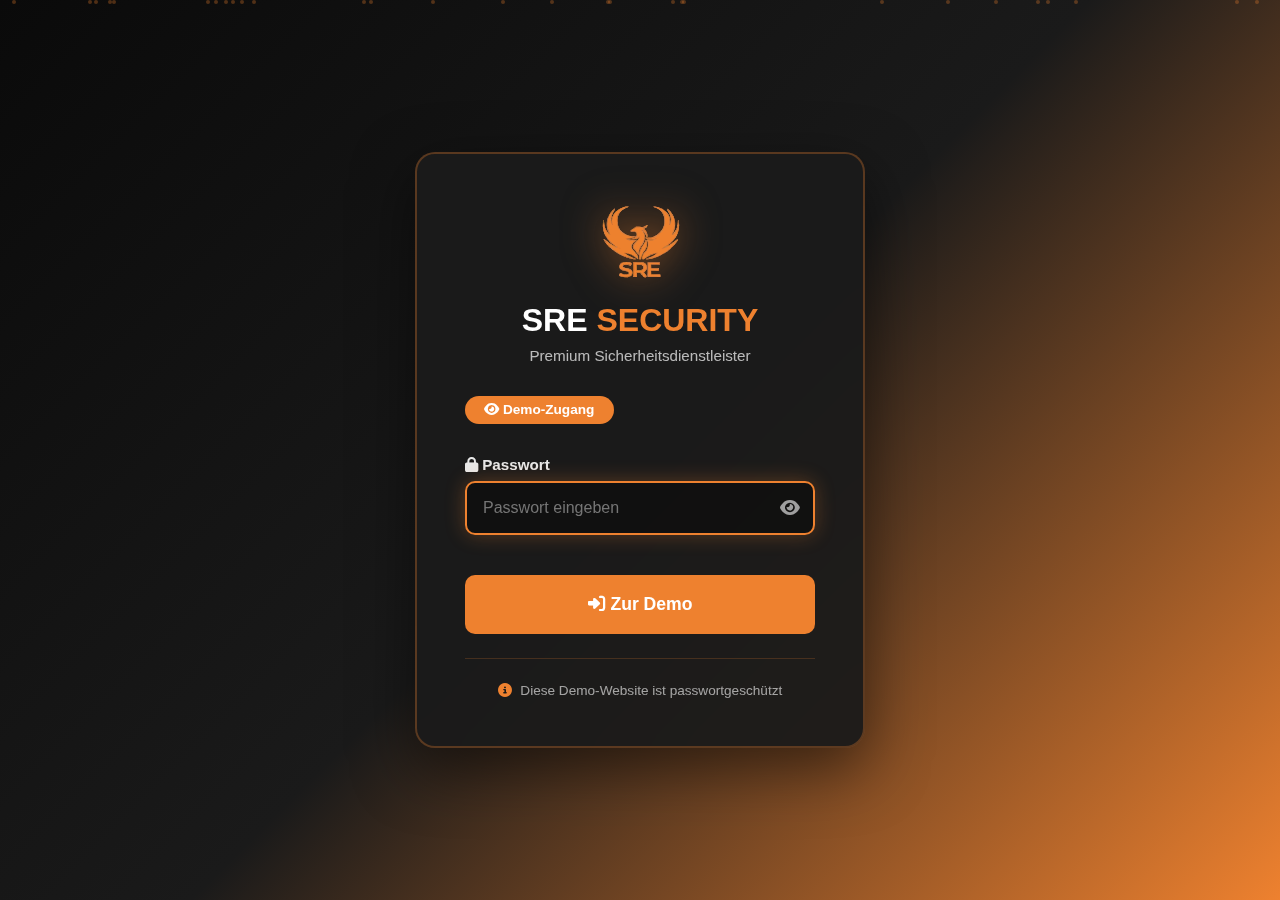
<file: Demos/sre/index.html>
<!DOCTYPE html>
<html lang="de">
<head>
    <meta charset="UTF-8">
    <meta name="viewport" content="width=device-width, initial-scale=1.0">
    <title>SRE Security - Premium Sicherheitsdienstleister in Österreich</title>
    <meta name="description" content="SRE Security - Professionelle Sicherheitsdienstleistungen in Österreich. Objektschutz, Event Security, VIP-Schutz und mehr. 24/7 verfügbar.">
    <link rel="icon" href="assets/favicon.ico">
    <!-- Password Protection Check -->
    <script>
        // Überprüfe ob Benutzer eingeloggt ist
        const isAuthenticated = sessionStorage.getItem('sre_authenticated') === 'true';
        if (!isAuthenticated) {
            // Umleiten zur Login-Seite
            window.location.href = 'login.html';
        }
    </script>

    <!-- Font Awesome -->
    <link rel="stylesheet" href="https://cdnjs.cloudflare.com/ajax/libs/font-awesome/6.4.0/css/all.min.css">

    <!-- External CSS -->
    <link rel="stylesheet" href="css/style.css">
</head>
<body>
    <!-- Scroll Progress Bar -->
    <div class="scroll-progress" id="scrollProgress"></div>

    <!-- Navigation -->
    <nav class="navbar" id="navbar">
        <div class="logo">
            <img src="assets/logo.svg" alt="SRE Security Logo" class="logo-icon" width="40" height="40">
            <span>SRE <span style="color: var(--brand-orange);">SECURITY</span></span>
        </div>
        <ul class="nav-menu">
            <li><a href="#home">Home</a></li>
            <li><a href="#services">Services</a></li>
            <li><a href="#about">Über Uns</a></li>
            <li><a href="#portfolio">Portfolio</a></li>
            <li><a href="#careers">Karriere</a></li>
            <li><a href="#contact">Kontakt</a></li>
        </ul>
        <div class="hamburger">
            <span></span>
            <span></span>
            <span></span>
        </div>
    </nav>

    <!-- Hero Section -->
    <section id="home" class="hero">
        <div class="particles" id="particles"></div>
        <div class="hero-content">
            <div class="hero-logo">
                <img src="assets/logo.svg" alt="SRE Security Logo" class="logo-icon" width="60" height="60">
                <span>SRE <span style="color: var(--brand-orange);">SECURITY</span></span>
            </div>
            <p class="subheadline">Premium Sicherheitsdienstleister in Österreich</p>
            <div class="cta-buttons">
                <a href="#contact" class="btn btn-primary">Anfrage stellen</a>
                <a href="#services" class="btn btn-outline">Services entdecken</a>
            </div>
            <div class="stats-bar">
                <div class="stat-item">
                    <div class="number" data-target="1500">0</div>
                    <div class="label">Events</div>
                </div>
                <div class="stat-item">
                    <div class="number" data-target="7">0</div>
                    <div class="label">Jahre</div>
                </div>
                <div class="stat-item">
                    <div class="number" data-target="40">0</div>
                    <div class="label">Team</div>
                </div>
            </div>
        </div>
        <div class="scroll-indicator">
            <i class="fas fa-chevron-down"></i>
        </div>
    </section>

    <!-- Services Section -->
    <section id="services" class="services">
        <div class="section-header">
            <h2>UNSERE LEISTUNGEN</h2>
        </div>
        <div class="services-grid">
            <div class="service-card">
                <div class="icon"><i class="fas fa-users"></i></div>
                <h3>Event Security</h3>
                <p>Damit Ihre Veranstaltung sicher gelingt</p>
                <a href="#contact" class="learn-more">
                    Mehr erfahren <i class="fas fa-arrow-right"></i>
                </a>
            </div>
            <div class="service-card">
                <div class="icon"><i class="fas fa-users"></i></div>
                <h3>Brandschutz & Arbeitnehmerschutz </h3>
                <p>BSB, SFK</p>
                <a href="#contact" class="learn-more">
                    Mehr erfahren <i class="fas fa-arrow-right"></i>
                </a>
            </div>
            <div class="service-card">
                <div class="icon"><i class="fas fa-user-shield"></i></div>
                <h3>Waffenträger</h3>
                <p>bew. Objekt-/Veranstaltungsschutz & Geld-/Werttransporte</p>
                <a href="#contact" class="learn-more">
                    Mehr erfahren <i class="fas fa-arrow-right"></i>
                </a>
            </div>
            <div class="service-card">
                <div class="icon"><i class="fas fa-clipboard-check"></i></div>
                <h3>Night Audit</h3>
                <p>Nachtportier & Nachtrezeption</p>
                <a href="#contact" class="learn-more">
                    Mehr erfahren <i class="fas fa-arrow-right"></i>
                </a>
            </div>
                <div class="service-card">
                <div class="icon"><i class="fas fa-car"></i></div>
                <h3>Objektschutz</h3>
                <p>Portier, Rundgänge, Streifendienst</p>
                <a href="#contact" class="learn-more">
                    Mehr erfahren <i class="fas fa-arrow-right"></i>
                </a>
            </div>
            </div>
                <div class="service-card">
                <div class="icon"><i class="fas fa-car"></i></div>
                <h3>VIP-Services</h3>
                <p>Doorman, Empfang und gehobener Objektschutz</p>
                <a href="#contact" class="learn-more">
                    Mehr erfahren <i class="fas fa-arrow-right"></i>
                </a>
            </div>
            </div>
                <div class="service-card">
                <div class="icon"><i class="fas fa-car"></i></div>
                <h3>Verkehrsdienste</h3>
                <p>Regelung des Verkehrs</p>
                <a href="#contact" class="learn-more">
                    Mehr erfahren <i class="fas fa-arrow-right"></i>
                </a>
            </div>
            </div>
                <div class="service-card">
                <div class="icon"><i class="fas fa-car"></i></div>
                <h3>Sicherheitsberatung</h3>
                <p>Evaluierungen, Konzepte</p>
                <a href="#contact" class="learn-more">
                    Mehr erfahren <i class="fas fa-arrow-right"></i>
                </a>
            </div>
        </div>
    </section>

    <!-- About Section -->
    <section id="about" class="about">
        <div class="section-header">
            <h2>WARUM SRE SECURITY?</h2>
        </div>
        <div class="about-content">
            <div class="usps">
                <div class="usp-item">
                    <div class="icon"><i class="fas fa-award"></i></div>
                    <h3>7+ Jahre Erfahrung</h3>
                </div>
                <div class="usp-item">
                    <div class="icon"><i class="fas fa-certificate"></i></div>
                    <h3>Qualifiziertes Team</h3>
                </div>
            </div>
            <div class="stats-container">
                <div class="stat-card">
                    <div class="number">1.500+</div>
                    <div class="label">Gesicherte Events</div>
                    <div class="progress-bar">
                        <div class="progress-fill"></div>
                    </div>
                </div>
                <div class="stat-card">
                    <div class="number">7+</div>
                    <div class="label">Jahre Erfahrung</div>
                    <div class="progress-bar">
                        <div class="progress-fill"></div>
                    </div>
                </div>
                <div class="stat-card">
                    <div class="number">40+</div>
                    <div class="label">Team-Mitglieder</div>
                    <div class="progress-bar">
                        <div class="progress-fill"></div>
                    </div>
                </div>
            </div>
        </div>
    </section>

    <!-- Portfolio Section -->
    <section id="portfolio" class="portfolio">
        <div class="section-header">
            <h2>PORTFOLIO</h2>
        </div>
        <div class="portfolio-grid">
            <div class="project-card" data-category="Events">
                <img src="assets/concert.jpg" alt="Vienna Music Festival">
                <div class="project-overlay">
                    <h3>Konzerte</h3>
                    <span class="category-badge">Events</span>
                </div>
            </div>
            <div class="project-card" data-category="Objekte">
                <img src="https://images.unsplash.com/photo-1486406146926-c627a92ad1ab?w=800" alt="Corporate Headquarters">
                <div class="project-overlay">
                    <h3>Rezeptionsdienst</h3>
                    <span class="category-badge">VIP</span>
                </div>
            </div>
            <div class="project-card" data-category="VIP">
                <img src="https://images.unsplash.com/photo-1507679799987-c73779587ccf?w=800" alt="CEO Protection Detail">
                <div class="project-overlay">
                    <h3>VIP-Services</h3>
                    <span class="category-badge">VIP</span>
                </div>
            </div>
            <div class="project-card" data-category="Events">
                <img src="assets/formelone.jpg" alt="Salzburg Sports Event">
                <div class="project-overlay">
                    <h3>Sport- & Großveranstaltungen</h3>
                    <span class="category-badge">Events</span>
                </div>
            </div>
            <div class="project-card" data-category="Objekte">
                <img src="https://images.unsplash.com/photo-1555636222-cae831e670b3?w=800" alt="Shopping Center Security">
                <div class="project-overlay">
                    <h3>Bewaffneter Objektschutz & Geldtransport</h3>
                    <span class="category-badge">Objekte</span>
                </div>
            </div>
            <div class="project-card" data-category="VIP">
                <img src="https://images.unsplash.com/photo-1560179707-f14e90ef3623?w=800" alt="Diplomatic Protection">
                <div class="project-overlay">
                    <h3>Messen</h3>
                    <span class="category-badge">Events</span>
                </div>
            </div>
        </div>
    </section>

    <!-- Careers Section -->
    <section id="careers" class="careers">
        <div class="section-header">
            <h2>KARRIERE</h2>
            <p style="font-size: 1.2rem; color: rgba(255, 255, 255, 0.8); margin-top: 1rem;">
                Werde Teil unseres Teams - Sicherheit ist unsere Leidenschaft
            </p>
        </div>
        <div class="jobs-grid">
            <!-- Job Card -->
            <div class="job-card" data-job-id="1">
                <div class="icon"><i class="fas fa-shield-halved"></i></div>
                <h3>Sicherheitsmitarbeiter (m/w/d)</h3>
                <p class="job-description">Bewachung und Absicherung von Events und Veranstaltungen</p>
                <div class="job-meta">
                    <span class="job-location">
                        <i class="fas fa-map-marker-alt"></i> Graz
                    </span>
                    <span class="job-type">Vollzeit / Teilzeit / Geringfügig</span>
                </div>
                <button class="job-btn">
                    Details ansehen <i class="fas fa-arrow-right"></i>
                </button>
            </div>
        </div>
    </section>

    <!-- Job Modal -->
    <div class="job-modal" id="jobModal">
        <div class="job-modal-content">
            <button class="modal-close" id="modalClose">
                <i class="fas fa-times"></i>
            </button>

            <div class="modal-header">
                <div class="modal-icon">
                    <i class="fas fa-shield-halved"></i>
                </div>
                <h2>Sicherheitsmitarbeiter (m/w/d)</h2>
                <div class="modal-meta">
                    <span><i class="fas fa-map-marker-alt"></i> Graz</span>
                    <span><i class="fas fa-clock"></i> Vollzeit / Teilzeit / Geringfügig</span>
                </div>
            </div>

            <div class="modal-body">
                <div class="modal-section">
                    <h3><i class="fas fa-briefcase"></i> Aufgaben</h3>
                    <ul>
                        <li>Zutritts- und Eingangskontrollen</li>
                        <li>Personen- und Taschenkontrolle</li>
                        <li>Betreuung und Hilfestellung für Besucher und Gäste</li>
                        <li>VIP-Service</li>
                        <li>Kassadienste</li>
                        <li>Parkplatzbetreuung</li>
                    </ul>
                </div>

                <div class="modal-section">
                    <h3><i class="fas fa-star"></i> Wir bieten</h3>
                    <ul>
                        <li>Flexible Arbeitszeiten</li>
                        <li>Arbeiten in einem familiären Umfeld mit freundlichen Kollegen</li>
                        <li>Interessante und abwechslungsreiche Tätigkeiten</li>
                        <li>Die Möglichkeit hinter die Kulissen von Großevents zu blicken (Fußballspiele, Red Bull Ring, 
        Konzerte, Messen, etc.)</li>
                        <li>Ständige Betreuung, Weiterbildung und Schulung</li>
                        <li>Persönliche und fachliche Entwicklungsperspektiven</li>
                    </ul>
                </div>

                <div class="modal-section">
                    <h3><i class="fas fa-user-check"></i> Anforderungen</h3>
                    <ul>
                        <li>Einlasskontrolle</li>
                        <li>Einwandfreies Führungszeugnis</li>
                        <li>Einwandfreier Leumund</li>
                        <li>GUTE DEUTSCHKENNTNISSE - Kundenkontakt</li>
                        <li>Ordnungsdienst</li>
                        <li>Parkplatzbewachung</li>
                        <li>Personenkontrolle</li>
                        <li>Veranstaltungsschutz</li>
                        <li>Brandschutzausbildung von Vorteil </li>
                        <li>Führerschein B von Vorteil</li>                    
                    </ul>
                </div>
            </div>

            <div class="modal-footer">
                <p><strong>Interesse geweckt?</strong> Sende deine Bewerbung an:</p>
                <a href="mailto:office@sre-services.at?subject=Bewerbung: Sicherheitsmitarbeiter" class="btn btn-primary">
                    <i class="fas fa-envelope"></i> Jetzt bewerben
                </a>
            </div>
        </div>
    </div>

    <!-- Testimonials Section -->
    <section id="testimonials" class="testimonials">
        <div class="section-header">
            <h2>KUNDENSTIMMEN</h2>
        </div>
        <div class="testimonials-slider">
            <div class="testimonial-card active">
                <div class="stars">
                    <i class="fas fa-star"></i>
                    <i class="fas fa-star"></i>
                    <i class="fas fa-star"></i>
                    <i class="fas fa-star"></i>
                    <i class="fas fa-star"></i>
                </div>
                <p class="testimonial-text">"Professionell, zuverlässig und immer erreichbar. SRE Security hat unsere Großveranstaltung perfekt abgesichert."</p>
                <div class="testimonial-author">
                    <img src="https://i.pravatar.cc/150?img=12" alt="Michael Weber" class="author-photo">
                    <div class="author-info">
                        <h4>Michael Weber</h4>
                        <p>Event Management GmbH</p>
                    </div>
                </div>
            </div>
            <div class="testimonial-card">
                <div class="stars">
                    <i class="fas fa-star"></i>
                    <i class="fas fa-star"></i>
                    <i class="fas fa-star"></i>
                    <i class="fas fa-star"></i>
                    <i class="fas fa-star"></i>
                </div>
                <p class="testimonial-text">"Seit wir mit SRE arbeiten, fühlen wir uns rundum sicher. Absolute Empfehlung!"</p>
                <div class="testimonial-author">
                    <img src="https://i.pravatar.cc/150?img=47" alt="Sarah Gruber" class="author-photo">
                    <div class="author-info">
                        <h4>Sarah Gruber</h4>
                        <p>Immobilien AG</p>
                    </div>
                </div>
            </div>
            <div class="testimonial-card">
                <div class="stars">
                    <i class="fas fa-star"></i>
                    <i class="fas fa-star"></i>
                    <i class="fas fa-star"></i>
                    <i class="fas fa-star"></i>
                    <i class="fas fa-star"></i>
                </div>
                <p class="testimonial-text">"Kompetente Beratung und schnelle Umsetzung. Genau das, was wir gesucht haben."</p>
                <div class="testimonial-author">
                    <img src="https://i.pravatar.cc/150?img=33" alt="Thomas Maier" class="author-photo">
                    <div class="author-info">
                        <h4>Thomas Maier</h4>
                        <p>Tech Solutions OG</p>
                    </div>
                </div>
            </div>
        </div>
        <div class="slider-nav">
            <button class="slider-arrow" id="prevSlide">
                <i class="fas fa-chevron-left"></i>
            </button>
            <div class="slider-dots">
                <div class="dot active" data-slide="0"></div>
                <div class="dot" data-slide="1"></div>
                <div class="dot" data-slide="2"></div>
            </div>
            <button class="slider-arrow" id="nextSlide">
                <i class="fas fa-chevron-right"></i>
            </button>
        </div>
    </section>

    <!-- Contact Section -->
    <section id="contact" class="contact">
        <div class="section-header">
            <h2>KONTAKT</h2>
        </div>
        <div class="contact-content">
            <form class="contact-form" id="contactForm">
                <div class="form-group">
                    <label for="name">Name *</label>
                    <input type="text" id="name" name="name" required>
                </div>
                <div class="form-group">
                    <label for="email">Email *</label>
                    <input type="email" id="email" name="email" required>
                </div>
                <div class="form-group">
                    <label for="phone">Telefon</label>
                    <input type="tel" id="phone" name="phone">
                </div>
                <div class="form-group">
                    <label for="service">Service</label>
                    <select id="service" name="service">
                        <option value="">Bitte wählen</option>
                        <option value="objektschutz">Objektschutz</option>
                        <option value="event">Event Security</option>
                        <option value="vip">VIP-Services</option>
                        <option value="mobile">Sicherheitsberatung</option>
                        <option value="verkehr">Verkehrsregelung</option>
                    </select>
                </div>
                <div class="form-group">
                    <label for="message">Nachricht</label>
                    <textarea id="message" name="message"></textarea>
                </div>
                <div class="checkbox-group">
                    <input type="checkbox" id="privacy" name="privacy" required>
                    <label for="privacy">
                        Ich akzeptiere die <a href="datenschutz.html" target="_blank">Datenschutzerklärung</a>
                    </label>
                </div>
                <button type="submit" class="btn submit-btn">Anfrage senden</button>
            </form>
            <div class="contact-info">
                <div class="info-item">
                    <div class="icon"><i class="fas fa-map-marker-alt"></i></div>
                    <div>
                        <h3>Adresse</h3>
                        <p>Lortzinggasse 16<br>8041 Graz, Österreich</p>
                    </div>
                </div>
                <div class="info-item">
                    <div class="icon"><i class="fas fa-phone"></i></div>
                    <div>
                        <h3>Telefon</h3>
                        <a href="tel:+431234567890">+43 1 234 567 890</a>
                    </div>
                </div>
                <div class="info-item">
                    <div class="icon"><i class="fas fa-envelope"></i></div>
                    <div>
                        <h3>Email</h3>
                        <a href="mailto:office@sre-services.at" style="color: #ee812f;">office@sre-services.at</a>
                    </div>
                </div>
                <div class="info-item">
                    <div class="icon"><i class="fas fa-clock"></i></div>
                    <div>
                        <h3>Öffnungszeiten</h3>
                        <p>Mo-Fr: 08:00 - 18:00</p>
                    </div>
                </div>
            </div>
        </div>
    </section>

    <!-- Footer -->
    <footer class="footer">
        <div class="footer-content">
            <div class="footer-column">
                <div style="display: flex; align-items: center; gap: 0.8rem; margin-bottom: 1rem;">
                    <img src="assets/logo.svg" alt="SRE Security Logo" class="logo-icon" width="35" height="35">
                    <h3 style="margin: 0;">SRE <span style="color: var(--brand-orange);">SECURITY</span></h3>
                </div>
                <p>Ihr verlässlicher Partner für professionelle Sicherheitsdienstleistungen in Österreich.</p>
            </div>
            <div class="footer-column">
                <h3>Quick Links</h3>
                <ul class="footer-links">
                    <li><a href="#services">Services</a></li>
                    <li><a href="#about">Über Uns</a></li>
                    <li><a href="#portfolio">Portfolio</a></li>
                    <li><a href="#careers">Karriere</a></li>
                    <li><a href="#contact">Kontakt</a></li>
                </ul>
            </div>
            <div class="footer-column">
                <h3>Kontakt</h3>
                <p>Lortzinggasse 16<br>8041 Graz, Österreich</p>
                <p><a href="tel:+431234567890" style="color: #ee812f;">+43 1 234 567 890</a></p>
                <p><a href="mailto:office@sre-services.at" style="color: #ee812f;">office@sre-services.at</a></p>
            </div>
        </div>
        <div class="trust-badges">
            <i class="fas fa-shield-alt badge"></i>
            <i class="fas fa-certificate badge"></i>
            <i class="fas fa-award badge"></i>
            <i class="fas fa-check-circle badge"></i>
        </div>
        <div class="copyright">
            © 2025 SRE Security. Alle Rechte vorbehalten.
            <a href="impressum.html">Impressum</a>
            <a href="datenschutz.html">Datenschutz</a>
        </div>
    </footer>

    <!-- External JavaScript -->
    <script src="js/script.js"></script>
</body>
</html>
</file>
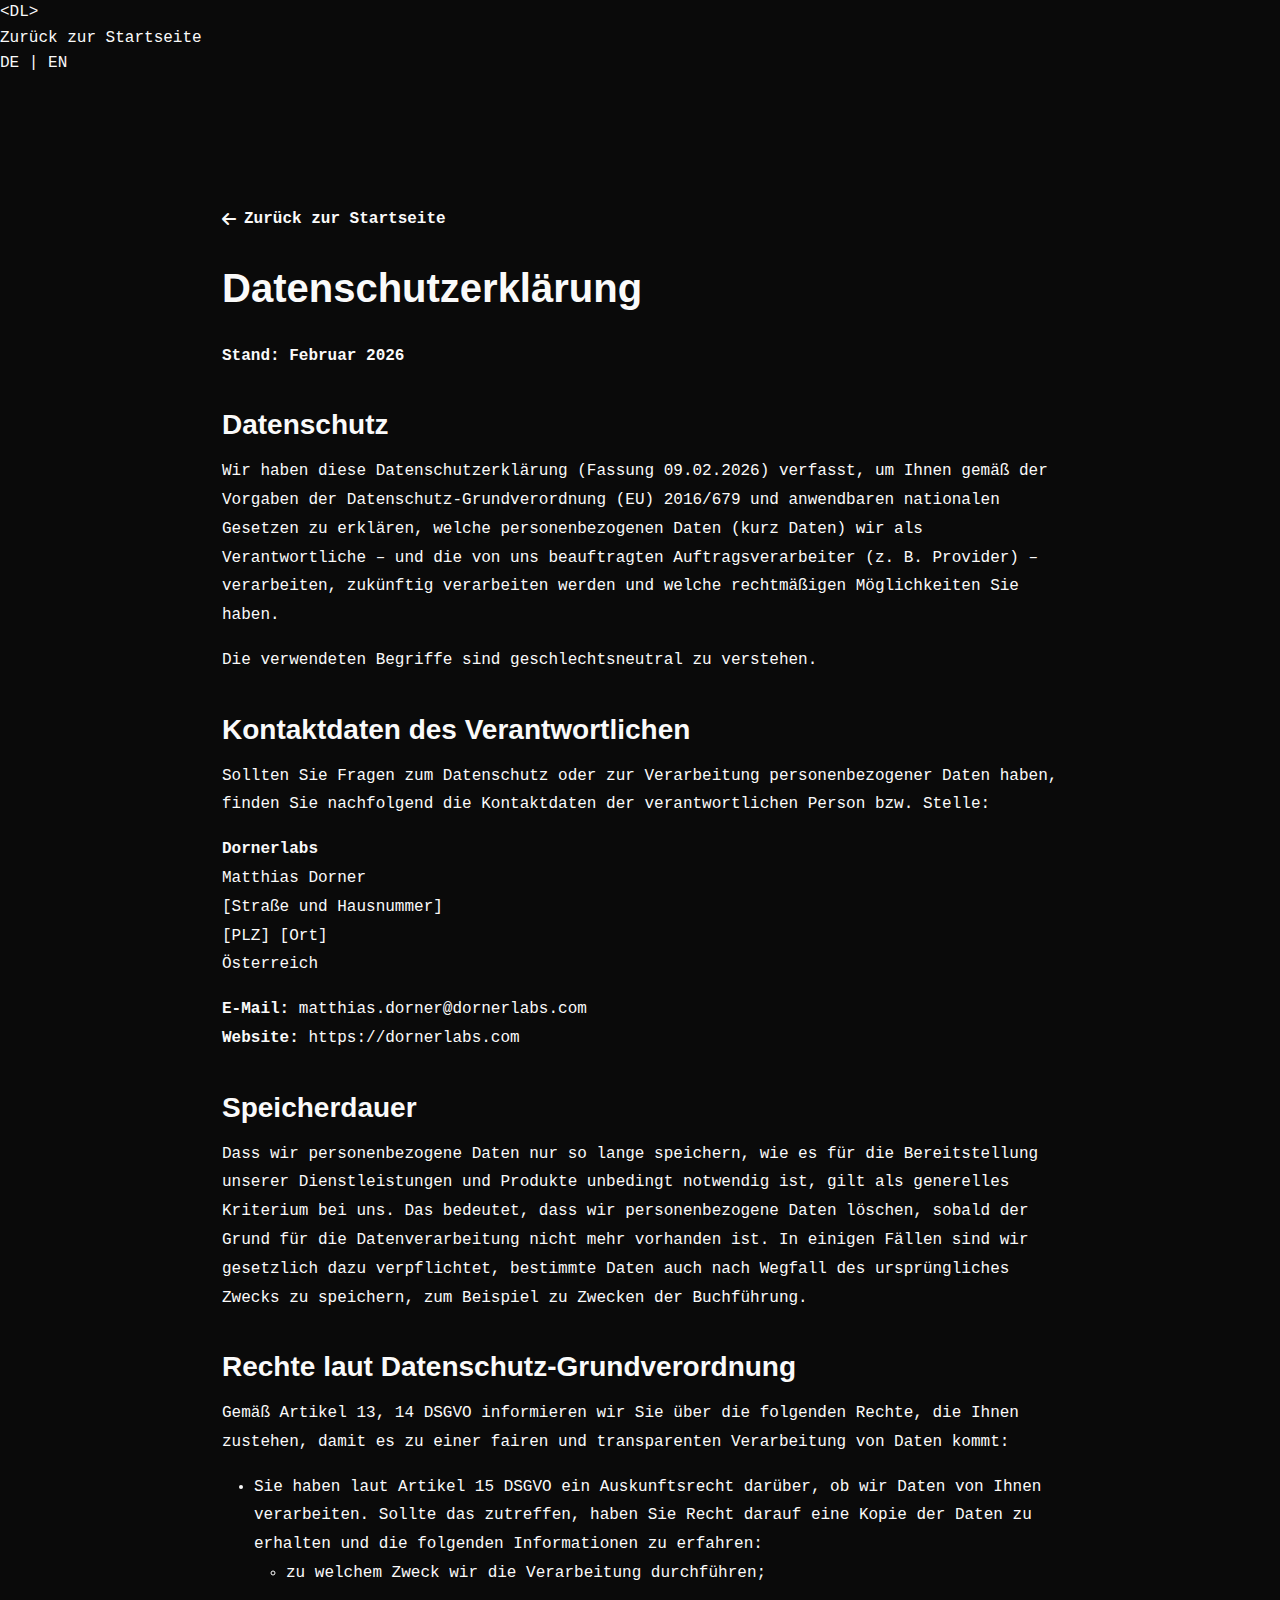
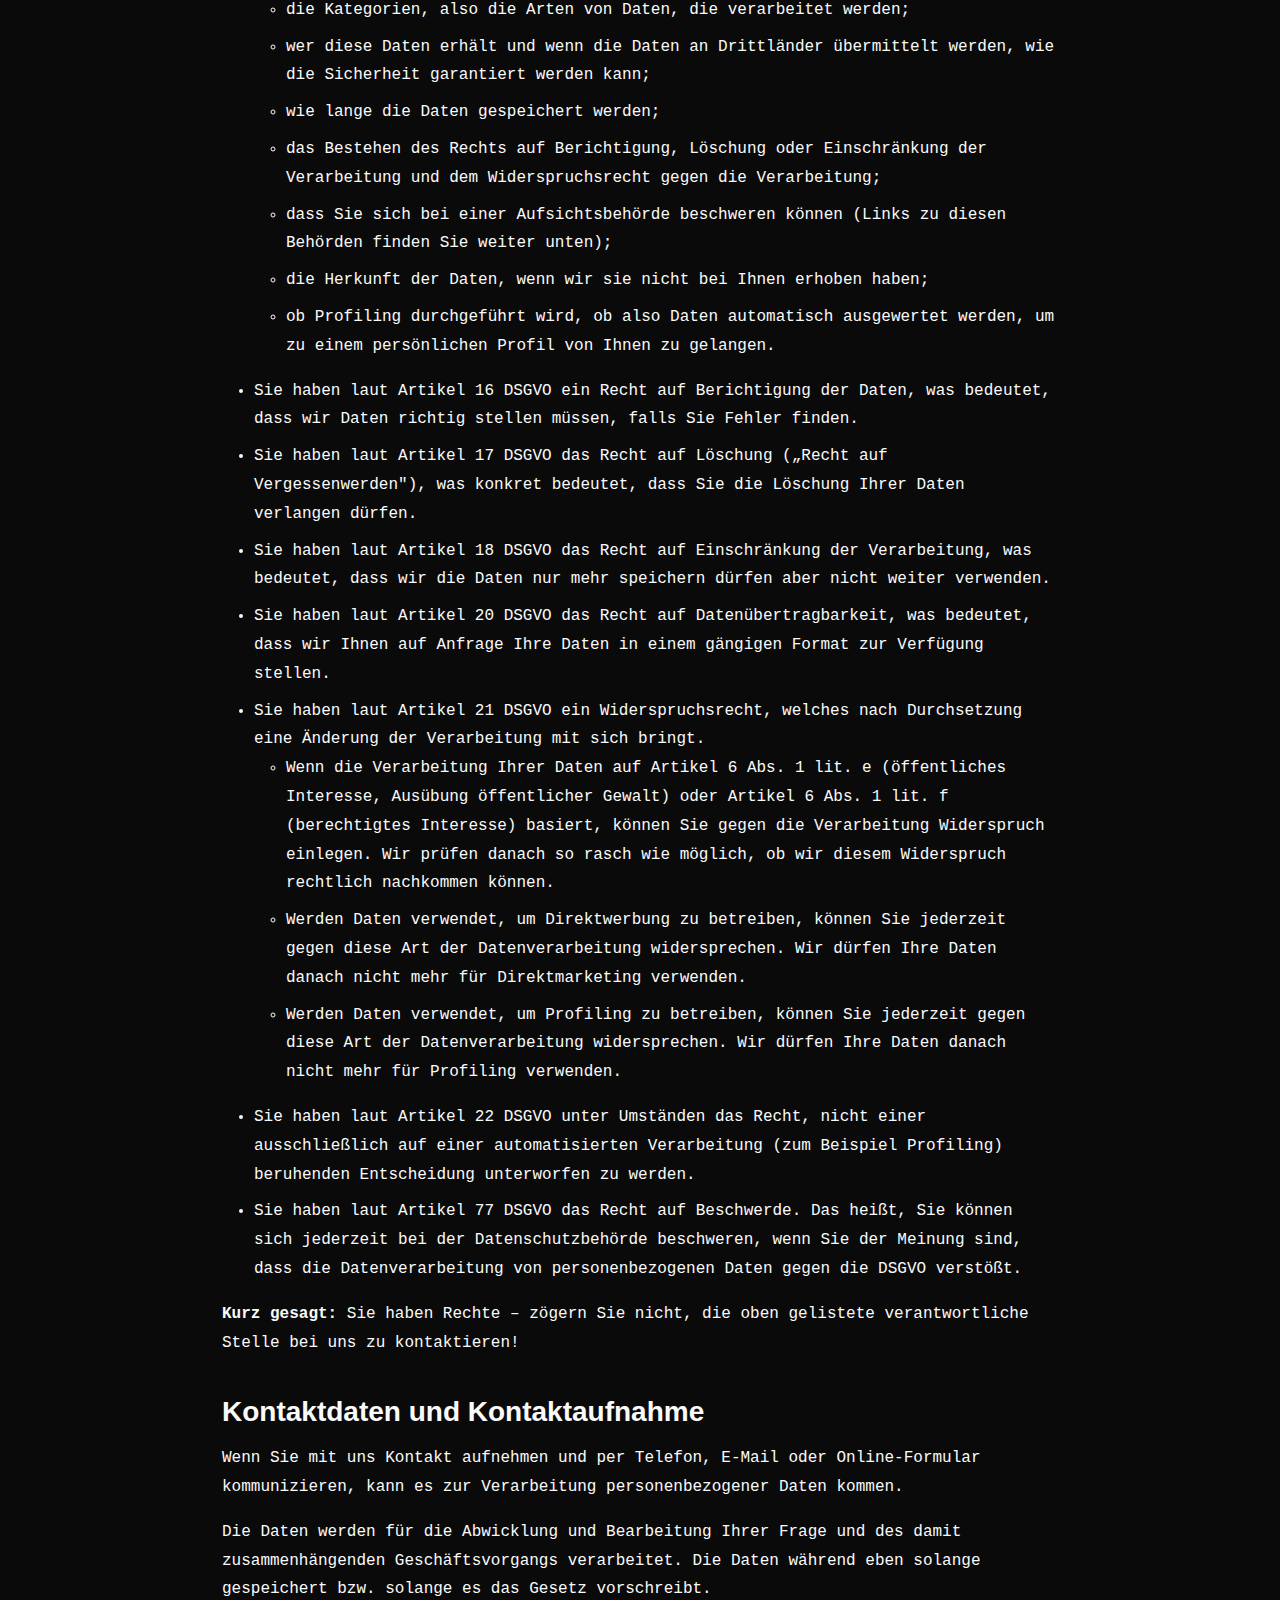
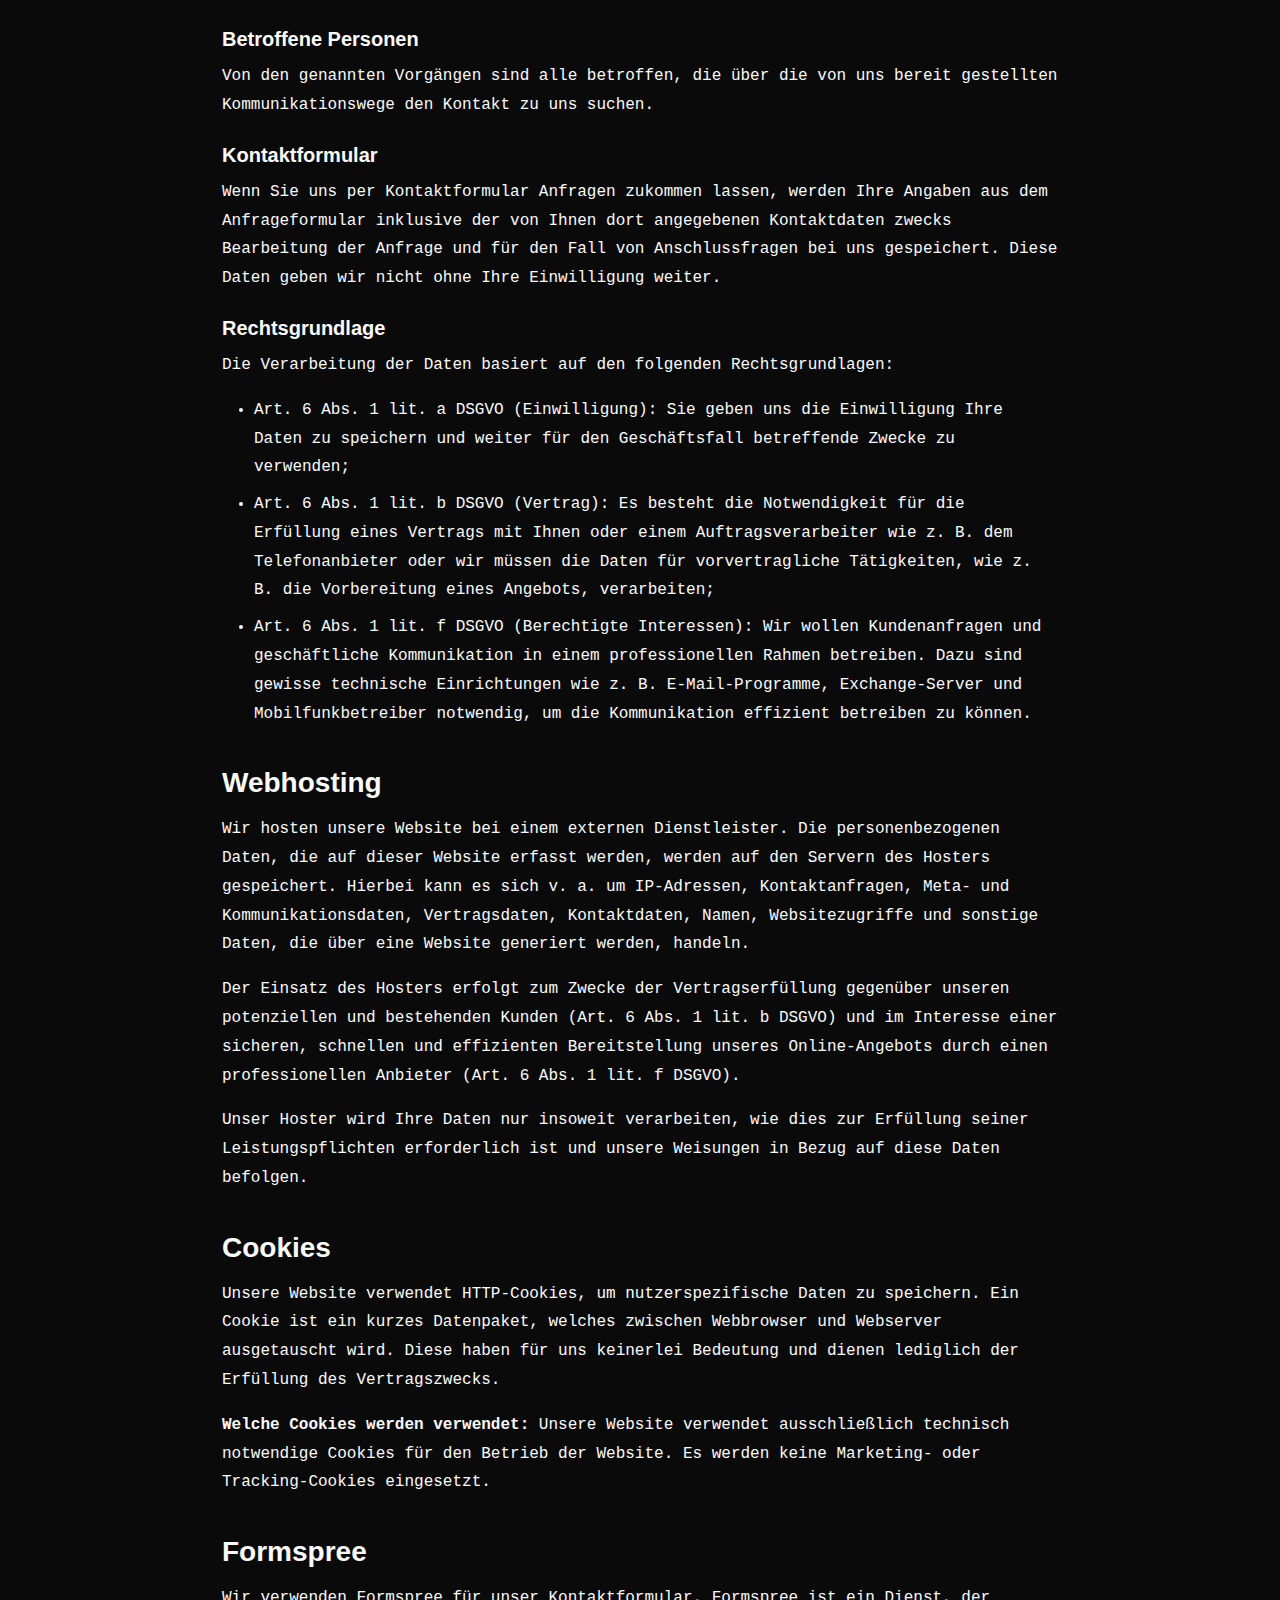
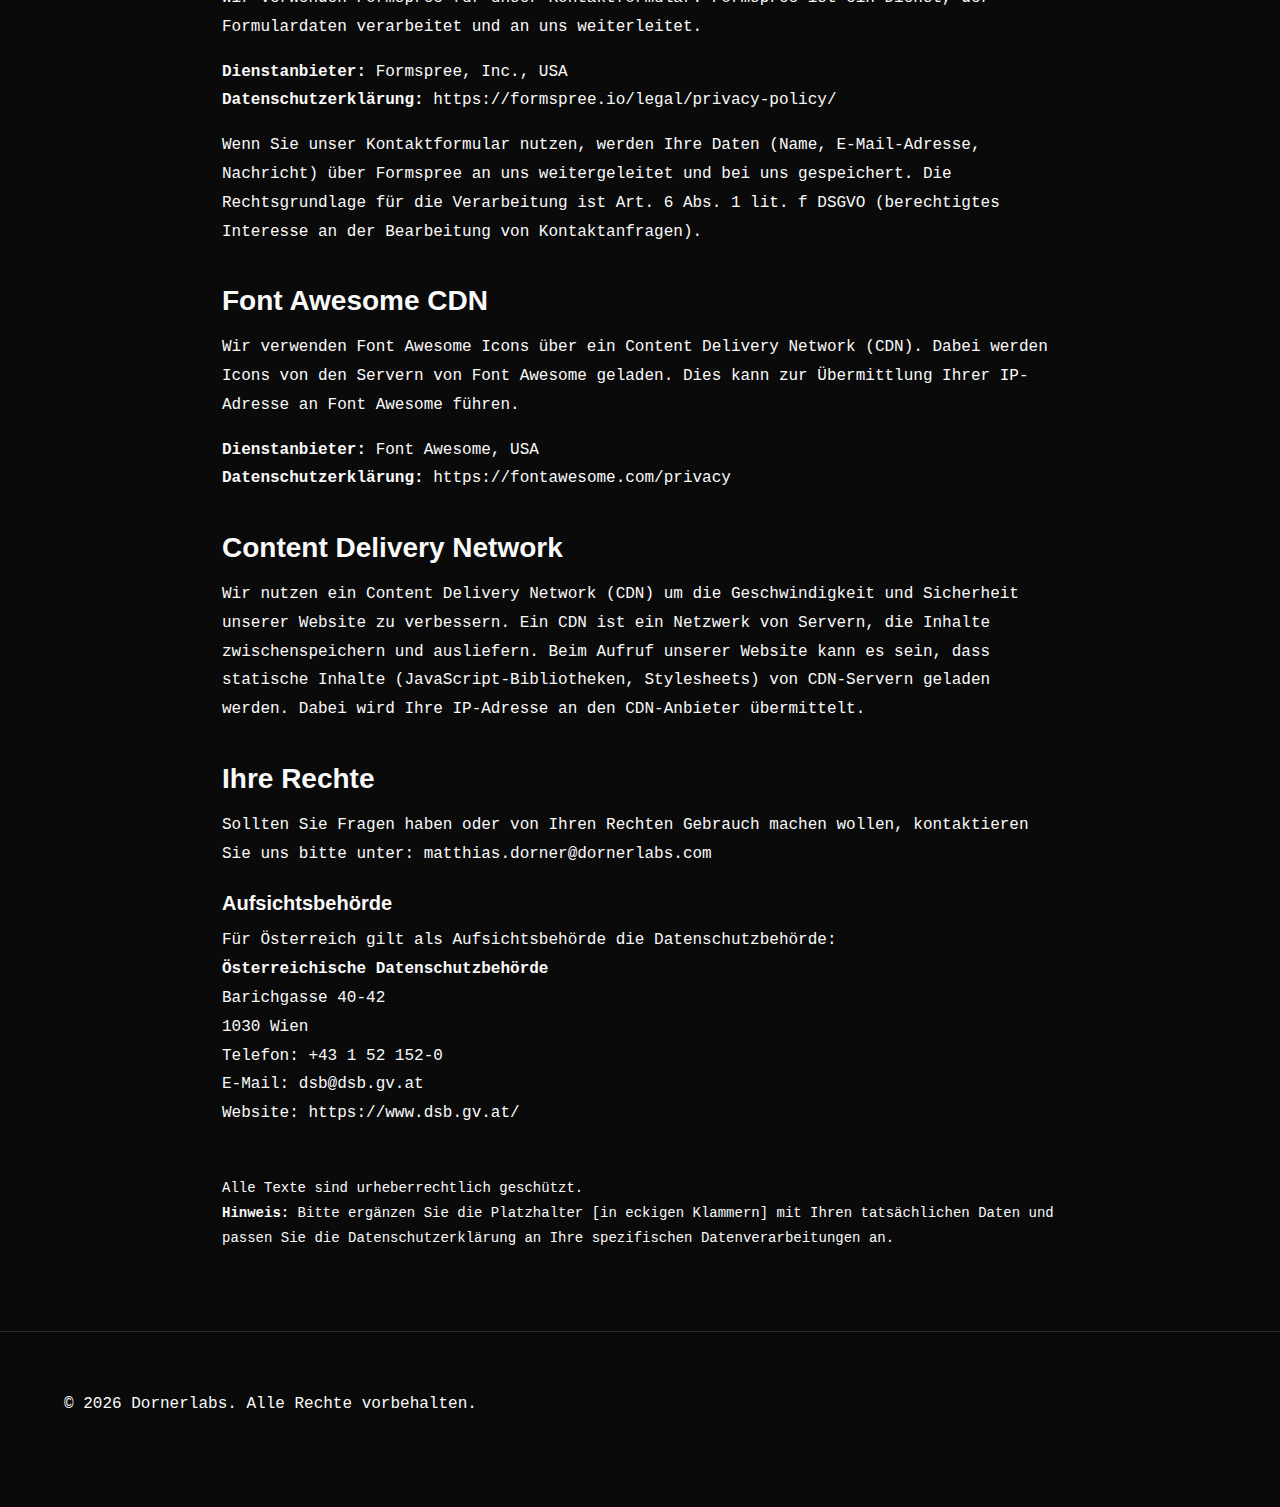
<file: Main/datenschutz.html>
<!DOCTYPE html>
<html lang="de">
<head>
    <meta charset="UTF-8">
    <meta name="viewport" content="width=device-width, initial-scale=1.0">
    <meta name="robots" content="noindex, nofollow">
    <title>Datenschutzerklärung – Dornerlabs</title>

    <!-- Favicons -->
    <link rel="icon" type="image/x-icon" href="https://portfolio.dornerlabs.com/assets/icon/dornerlabs-icon-dark.ico">

    <!-- Styles -->
    <link rel="stylesheet" href="css/style.css">
    <link rel="stylesheet" href="https://cdnjs.cloudflare.com/ajax/libs/font-awesome/6.4.0/css/all.min.css">

    <style>
        .legal-page {
            padding: 8rem 2rem 4rem;
            max-width: 900px;
            margin: 0 auto;
            line-height: 1.8;
        }
        .legal-page h1 {
            font-size: 2.5rem;
            margin-bottom: 2rem;
            color: var(--text-primary);
        }
        .legal-page h2 {
            font-size: 1.75rem;
            margin-top: 2.5rem;
            margin-bottom: 1rem;
            color: var(--text-primary);
        }
        .legal-page h3 {
            font-size: 1.25rem;
            margin-top: 1.5rem;
            margin-bottom: 0.75rem;
            color: var(--text-primary);
        }
        .legal-page p {
            margin-bottom: 1rem;
            color: var(--text-secondary);
        }
        .legal-page ul {
            margin-bottom: 1rem;
            padding-left: 2rem;
            color: var(--text-secondary);
        }
        .legal-page li {
            margin-bottom: 0.5rem;
        }
        .legal-page a {
            color: var(--primary-color);
            text-decoration: none;
        }
        .legal-page a:hover {
            text-decoration: underline;
        }
        .back-link {
            display: inline-flex;
            align-items: center;
            gap: 0.5rem;
            color: var(--primary-color);
            text-decoration: none;
            margin-bottom: 2rem;
            font-weight: 600;
        }
        .back-link:hover {
            text-decoration: underline;
        }
    </style>
</head>
<body>
    <!-- Navigation -->
    <nav class="navbar">
        <div class="nav-container">
            <a href="index.html" class="logo">&lt;DL&gt;</a>
            <ul class="nav-menu">
                <li><a href="index.html" class="nav-link">Zurück zur Startseite</a></li>
                <li class="language-switcher">
                    <a href="datenschutz.html" class="lang-link active">DE</a>
                    <span class="separator">|</span>
                    <a href="privacy-en.html" class="lang-link">EN</a>
                </li>
            </ul>
        </div>
    </nav>

    <main class="legal-page">
        <a href="index.html" class="back-link">
            <i class="fas fa-arrow-left"></i> Zurück zur Startseite
        </a>

        <h1>Datenschutzerklärung</h1>
        <p><strong>Stand: Februar 2026</strong></p>

        <h2>Datenschutz</h2>
        <p>
            Wir haben diese Datenschutzerklärung (Fassung 09.02.2026) verfasst, um Ihnen gemäß der Vorgaben der
            <a href="https://eur-lex.europa.eu/legal-content/DE/TXT/HTML/?uri=CELEX:32016R0679" target="_blank" rel="noopener noreferrer">Datenschutz-Grundverordnung (EU) 2016/679</a>
            und anwendbaren nationalen Gesetzen zu erklären, welche personenbezogenen Daten (kurz Daten) wir als Verantwortliche – und die von uns beauftragten Auftragsverarbeiter (z. B. Provider) – verarbeiten, zukünftig verarbeiten werden und welche rechtmäßigen Möglichkeiten Sie haben.
        </p>
        <p>
            Die verwendeten Begriffe sind geschlechtsneutral zu verstehen.
        </p>

        <h2>Kontaktdaten des Verantwortlichen</h2>
        <p>
            Sollten Sie Fragen zum Datenschutz oder zur Verarbeitung personenbezogener Daten haben, finden Sie nachfolgend die Kontaktdaten der verantwortlichen Person bzw. Stelle:
        </p>
        <p>
            <strong>Dornerlabs</strong><br>
            Matthias Dorner<br>
            [Straße und Hausnummer]<br>
            [PLZ] [Ort]<br>
            Österreich
        </p>
        <p>
            <strong>E-Mail:</strong> <a href="mailto:matthias.dorner@dornerlabs.com">matthias.dorner@dornerlabs.com</a><br>
            <strong>Website:</strong> <a href="https://dornerlabs.com">https://dornerlabs.com</a>
        </p>

        <h2>Speicherdauer</h2>
        <p>
            Dass wir personenbezogene Daten nur so lange speichern, wie es für die Bereitstellung unserer Dienstleistungen und Produkte unbedingt notwendig ist, gilt als generelles Kriterium bei uns.
            Das bedeutet, dass wir personenbezogene Daten löschen, sobald der Grund für die Datenverarbeitung nicht mehr vorhanden ist.
            In einigen Fällen sind wir gesetzlich dazu verpflichtet, bestimmte Daten auch nach Wegfall des ursprüngliches Zwecks zu speichern, zum Beispiel zu Zwecken der Buchführung.
        </p>

        <h2>Rechte laut Datenschutz-Grundverordnung</h2>
        <p>
            Gemäß Artikel 13, 14 DSGVO informieren wir Sie über die folgenden Rechte, die Ihnen zustehen, damit es zu einer fairen und transparenten Verarbeitung von Daten kommt:
        </p>
        <ul>
            <li>Sie haben laut Artikel 15 DSGVO ein Auskunftsrecht darüber, ob wir Daten von Ihnen verarbeiten. Sollte das zutreffen, haben Sie Recht darauf eine Kopie der Daten zu erhalten und die folgenden Informationen zu erfahren:
                <ul>
                    <li>zu welchem Zweck wir die Verarbeitung durchführen;</li>
                    <li>die Kategorien, also die Arten von Daten, die verarbeitet werden;</li>
                    <li>wer diese Daten erhält und wenn die Daten an Drittländer übermittelt werden, wie die Sicherheit garantiert werden kann;</li>
                    <li>wie lange die Daten gespeichert werden;</li>
                    <li>das Bestehen des Rechts auf Berichtigung, Löschung oder Einschränkung der Verarbeitung und dem Widerspruchsrecht gegen die Verarbeitung;</li>
                    <li>dass Sie sich bei einer Aufsichtsbehörde beschweren können (Links zu diesen Behörden finden Sie weiter unten);</li>
                    <li>die Herkunft der Daten, wenn wir sie nicht bei Ihnen erhoben haben;</li>
                    <li>ob Profiling durchgeführt wird, ob also Daten automatisch ausgewertet werden, um zu einem persönlichen Profil von Ihnen zu gelangen.</li>
                </ul>
            </li>
            <li>Sie haben laut Artikel 16 DSGVO ein Recht auf Berichtigung der Daten, was bedeutet, dass wir Daten richtig stellen müssen, falls Sie Fehler finden.</li>
            <li>Sie haben laut Artikel 17 DSGVO das Recht auf Löschung („Recht auf Vergessenwerden"), was konkret bedeutet, dass Sie die Löschung Ihrer Daten verlangen dürfen.</li>
            <li>Sie haben laut Artikel 18 DSGVO das Recht auf Einschränkung der Verarbeitung, was bedeutet, dass wir die Daten nur mehr speichern dürfen aber nicht weiter verwenden.</li>
            <li>Sie haben laut Artikel 20 DSGVO das Recht auf Datenübertragbarkeit, was bedeutet, dass wir Ihnen auf Anfrage Ihre Daten in einem gängigen Format zur Verfügung stellen.</li>
            <li>Sie haben laut Artikel 21 DSGVO ein Widerspruchsrecht, welches nach Durchsetzung eine Änderung der Verarbeitung mit sich bringt.
                <ul>
                    <li>Wenn die Verarbeitung Ihrer Daten auf Artikel 6 Abs. 1 lit. e (öffentliches Interesse, Ausübung öffentlicher Gewalt) oder Artikel 6 Abs. 1 lit. f (berechtigtes Interesse) basiert, können Sie gegen die Verarbeitung Widerspruch einlegen. Wir prüfen danach so rasch wie möglich, ob wir diesem Widerspruch rechtlich nachkommen können.</li>
                    <li>Werden Daten verwendet, um Direktwerbung zu betreiben, können Sie jederzeit gegen diese Art der Datenverarbeitung widersprechen. Wir dürfen Ihre Daten danach nicht mehr für Direktmarketing verwenden.</li>
                    <li>Werden Daten verwendet, um Profiling zu betreiben, können Sie jederzeit gegen diese Art der Datenverarbeitung widersprechen. Wir dürfen Ihre Daten danach nicht mehr für Profiling verwenden.</li>
                </ul>
            </li>
            <li>Sie haben laut Artikel 22 DSGVO unter Umständen das Recht, nicht einer ausschließlich auf einer automatisierten Verarbeitung (zum Beispiel Profiling) beruhenden Entscheidung unterworfen zu werden.</li>
            <li>Sie haben laut Artikel 77 DSGVO das Recht auf Beschwerde. Das heißt, Sie können sich jederzeit bei der Datenschutzbehörde beschweren, wenn Sie der Meinung sind, dass die Datenverarbeitung von personenbezogenen Daten gegen die DSGVO verstößt.</li>
        </ul>

        <p>
            <strong>Kurz gesagt:</strong> Sie haben Rechte – zögern Sie nicht, die oben gelistete verantwortliche Stelle bei uns zu kontaktieren!
        </p>

        <h2>Kontaktdaten und Kontaktaufnahme</h2>
        <p>
            Wenn Sie mit uns Kontakt aufnehmen und per Telefon, E-Mail oder Online-Formular kommunizieren, kann es zur Verarbeitung personenbezogener Daten kommen.
        </p>
        <p>
            Die Daten werden für die Abwicklung und Bearbeitung Ihrer Frage und des damit zusammenhängenden Geschäftsvorgangs verarbeitet.
            Die Daten während eben solange gespeichert bzw. solange es das Gesetz vorschreibt.
        </p>

        <h3>Betroffene Personen</h3>
        <p>Von den genannten Vorgängen sind alle betroffen, die über die von uns bereit gestellten Kommunikationswege den Kontakt zu uns suchen.</p>

        <h3>Kontaktformular</h3>
        <p>
            Wenn Sie uns per Kontaktformular Anfragen zukommen lassen, werden Ihre Angaben aus dem Anfrageformular inklusive der von Ihnen dort angegebenen Kontaktdaten zwecks Bearbeitung der Anfrage und für den Fall von Anschlussfragen bei uns gespeichert.
            Diese Daten geben wir nicht ohne Ihre Einwilligung weiter.
        </p>

        <h3>Rechtsgrundlage</h3>
        <p>Die Verarbeitung der Daten basiert auf den folgenden Rechtsgrundlagen:</p>
        <ul>
            <li>Art. 6 Abs. 1 lit. a DSGVO (Einwilligung): Sie geben uns die Einwilligung Ihre Daten zu speichern und weiter für den Geschäftsfall betreffende Zwecke zu verwenden;</li>
            <li>Art. 6 Abs. 1 lit. b DSGVO (Vertrag): Es besteht die Notwendigkeit für die Erfüllung eines Vertrags mit Ihnen oder einem Auftragsverarbeiter wie z. B. dem Telefonanbieter oder wir müssen die Daten für vorvertragliche Tätigkeiten, wie z. B. die Vorbereitung eines Angebots, verarbeiten;</li>
            <li>Art. 6 Abs. 1 lit. f DSGVO (Berechtigte Interessen): Wir wollen Kundenanfragen und geschäftliche Kommunikation in einem professionellen Rahmen betreiben. Dazu sind gewisse technische Einrichtungen wie z. B. E-Mail-Programme, Exchange-Server und Mobilfunkbetreiber notwendig, um die Kommunikation effizient betreiben zu können.</li>
        </ul>

        <h2>Webhosting</h2>
        <p>
            Wir hosten unsere Website bei einem externen Dienstleister. Die personenbezogenen Daten, die auf dieser Website erfasst werden, werden auf den Servern des Hosters gespeichert.
            Hierbei kann es sich v. a. um IP-Adressen, Kontaktanfragen, Meta- und Kommunikationsdaten, Vertragsdaten, Kontaktdaten, Namen, Websitezugriffe und sonstige Daten, die über eine Website generiert werden, handeln.
        </p>
        <p>
            Der Einsatz des Hosters erfolgt zum Zwecke der Vertragserfüllung gegenüber unseren potenziellen und bestehenden Kunden (Art. 6 Abs. 1 lit. b DSGVO) und im Interesse einer sicheren, schnellen und effizienten Bereitstellung unseres Online-Angebots durch einen professionellen Anbieter (Art. 6 Abs. 1 lit. f DSGVO).
        </p>
        <p>
            Unser Hoster wird Ihre Daten nur insoweit verarbeiten, wie dies zur Erfüllung seiner Leistungspflichten erforderlich ist und unsere Weisungen in Bezug auf diese Daten befolgen.
        </p>

        <h2>Cookies</h2>
        <p>
            Unsere Website verwendet HTTP-Cookies, um nutzerspezifische Daten zu speichern.
            Ein Cookie ist ein kurzes Datenpaket, welches zwischen Webbrowser und Webserver ausgetauscht wird. Diese haben für uns keinerlei Bedeutung und dienen lediglich der Erfüllung des Vertragszwecks.
        </p>
        <p>
            <strong>Welche Cookies werden verwendet:</strong> Unsere Website verwendet ausschließlich technisch notwendige Cookies für den Betrieb der Website. Es werden keine Marketing- oder Tracking-Cookies eingesetzt.
        </p>

        <h2>Formspree</h2>
        <p>
            Wir verwenden Formspree für unser Kontaktformular. Formspree ist ein Dienst, der Formulardaten verarbeitet und an uns weiterleitet.
        </p>
        <p>
            <strong>Dienstanbieter:</strong> Formspree, Inc., USA<br>
            <strong>Datenschutzerklärung:</strong> <a href="https://formspree.io/legal/privacy-policy/" target="_blank" rel="noopener noreferrer">https://formspree.io/legal/privacy-policy/</a>
        </p>
        <p>
            Wenn Sie unser Kontaktformular nutzen, werden Ihre Daten (Name, E-Mail-Adresse, Nachricht) über Formspree an uns weitergeleitet und bei uns gespeichert.
            Die Rechtsgrundlage für die Verarbeitung ist Art. 6 Abs. 1 lit. f DSGVO (berechtigtes Interesse an der Bearbeitung von Kontaktanfragen).
        </p>

        <h2>Font Awesome CDN</h2>
        <p>
            Wir verwenden Font Awesome Icons über ein Content Delivery Network (CDN). Dabei werden Icons von den Servern von Font Awesome geladen.
            Dies kann zur Übermittlung Ihrer IP-Adresse an Font Awesome führen.
        </p>
        <p>
            <strong>Dienstanbieter:</strong> Font Awesome, USA<br>
            <strong>Datenschutzerklärung:</strong> <a href="https://fontawesome.com/privacy" target="_blank" rel="noopener noreferrer">https://fontawesome.com/privacy</a>
        </p>

        <h2>Content Delivery Network</h2>
        <p>
            Wir nutzen ein Content Delivery Network (CDN) um die Geschwindigkeit und Sicherheit unserer Website zu verbessern.
            Ein CDN ist ein Netzwerk von Servern, die Inhalte zwischenspeichern und ausliefern.
            Beim Aufruf unserer Website kann es sein, dass statische Inhalte (JavaScript-Bibliotheken, Stylesheets) von CDN-Servern geladen werden.
            Dabei wird Ihre IP-Adresse an den CDN-Anbieter übermittelt.
        </p>

        <h2>Ihre Rechte</h2>
        <p>
            Sollten Sie Fragen haben oder von Ihren Rechten Gebrauch machen wollen, kontaktieren Sie uns bitte unter:
            <a href="mailto:matthias.dorner@dornerlabs.com">matthias.dorner@dornerlabs.com</a>
        </p>

        <h3>Aufsichtsbehörde</h3>
        <p>
            Für Österreich gilt als Aufsichtsbehörde die Datenschutzbehörde:<br>
            <strong>Österreichische Datenschutzbehörde</strong><br>
            Barichgasse 40-42<br>
            1030 Wien<br>
            Telefon: +43 1 52 152-0<br>
            E-Mail: <a href="mailto:dsb@dsb.gv.at">dsb@dsb.gv.at</a><br>
            Website: <a href="https://www.dsb.gv.at/" target="_blank" rel="noopener noreferrer">https://www.dsb.gv.at/</a>
        </p>

        <p style="margin-top: 3rem; font-size: 0.875rem; color: var(--text-muted);">
            Alle Texte sind urheberrechtlich geschützt.<br>
            <strong>Hinweis:</strong> Bitte ergänzen Sie die Platzhalter [in eckigen Klammern] mit Ihren tatsächlichen Daten und passen Sie die Datenschutzerklärung an Ihre spezifischen Datenverarbeitungen an.
        </p>
    </main>

    <footer class="footer">
        <div class="container">
            <div class="footer-bottom">
                <p>&copy; 2026 Dornerlabs. Alle Rechte vorbehalten.</p>
            </div>
        </div>
    </footer>
</body>
</html>
</file>
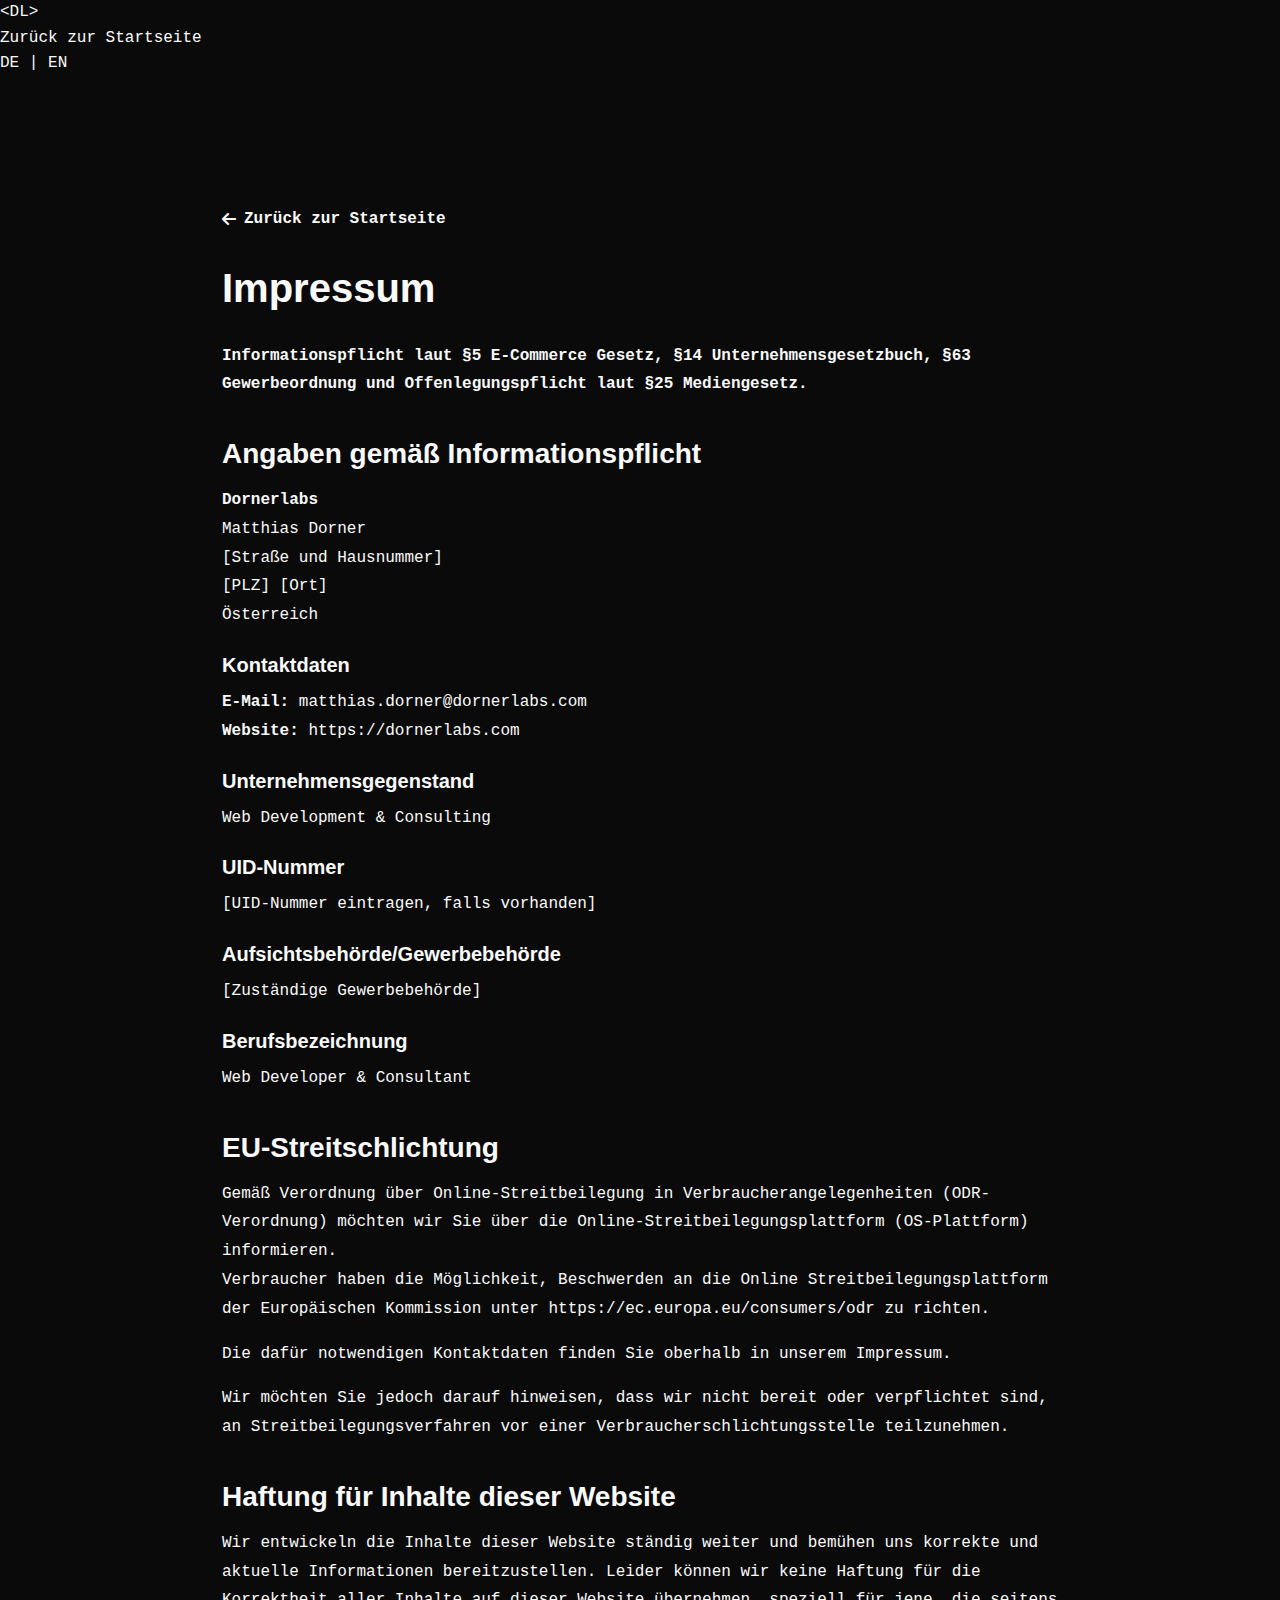
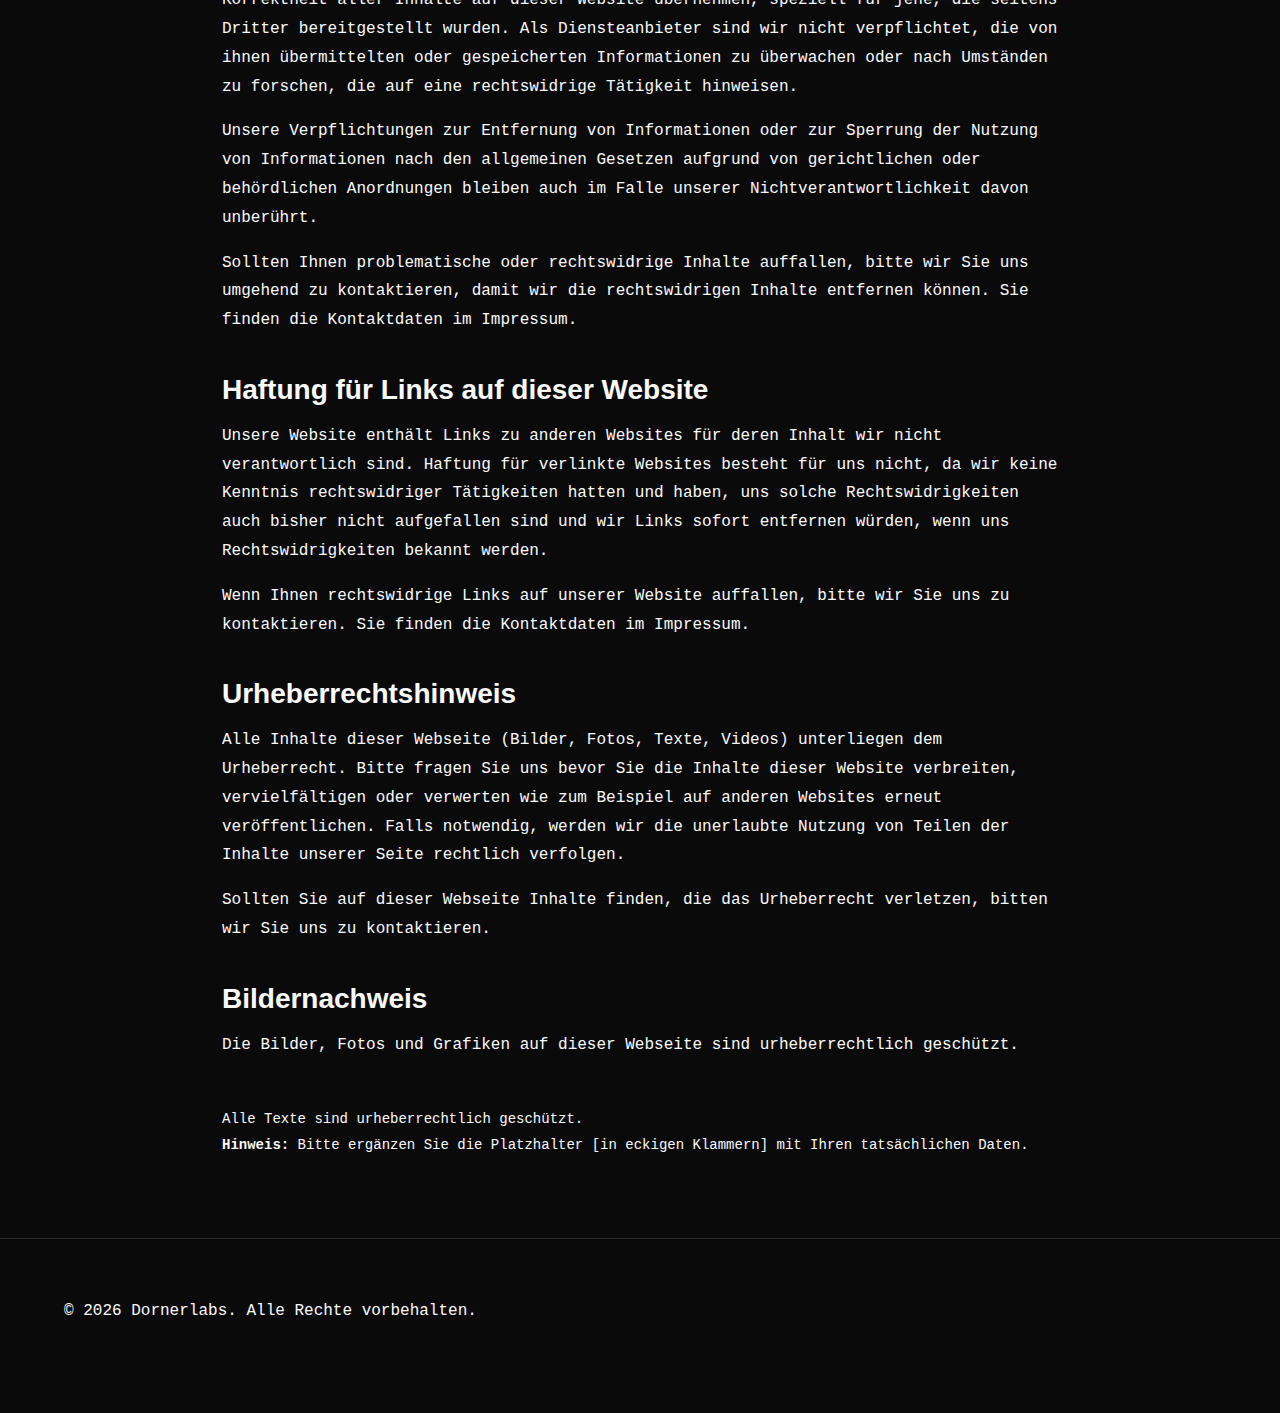
<file: Main/impressum.html>
<!DOCTYPE html>
<html lang="de">
<head>
    <meta charset="UTF-8">
    <meta name="viewport" content="width=device-width, initial-scale=1.0">
    <meta name="robots" content="noindex, nofollow">
    <title>Impressum – Dornerlabs</title>

    <!-- Favicons -->
    <link rel="icon" type="image/x-icon" href="https://portfolio.dornerlabs.com/assets/icon/dornerlabs-icon-dark.ico">

    <!-- Styles -->
    <link rel="stylesheet" href="css/style.css">
    <link rel="stylesheet" href="https://cdnjs.cloudflare.com/ajax/libs/font-awesome/6.4.0/css/all.min.css">

    <style>
        .legal-page {
            padding: 8rem 2rem 4rem;
            max-width: 900px;
            margin: 0 auto;
            line-height: 1.8;
        }
        .legal-page h1 {
            font-size: 2.5rem;
            margin-bottom: 2rem;
            color: var(--text-primary);
        }
        .legal-page h2 {
            font-size: 1.75rem;
            margin-top: 2.5rem;
            margin-bottom: 1rem;
            color: var(--text-primary);
        }
        .legal-page h3 {
            font-size: 1.25rem;
            margin-top: 1.5rem;
            margin-bottom: 0.75rem;
            color: var(--text-primary);
        }
        .legal-page p {
            margin-bottom: 1rem;
            color: var(--text-secondary);
        }
        .legal-page ul {
            margin-bottom: 1rem;
            padding-left: 2rem;
            color: var(--text-secondary);
        }
        .legal-page li {
            margin-bottom: 0.5rem;
        }
        .legal-page a {
            color: var(--primary-color);
            text-decoration: none;
        }
        .legal-page a:hover {
            text-decoration: underline;
        }
        .back-link {
            display: inline-flex;
            align-items: center;
            gap: 0.5rem;
            color: var(--primary-color);
            text-decoration: none;
            margin-bottom: 2rem;
            font-weight: 600;
        }
        .back-link:hover {
            text-decoration: underline;
        }
    </style>
</head>
<body>
    <!-- Navigation -->
    <nav class="navbar">
        <div class="nav-container">
            <a href="index.html" class="logo">&lt;DL&gt;</a>
            <ul class="nav-menu">
                <li><a href="index.html" class="nav-link">Zurück zur Startseite</a></li>
                <li class="language-switcher">
                    <a href="impressum.html" class="lang-link active">DE</a>
                    <span class="separator">|</span>
                    <a href="imprint-en.html" class="lang-link">EN</a>
                </li>
            </ul>
        </div>
    </nav>

    <main class="legal-page">
        <a href="index.html" class="back-link">
            <i class="fas fa-arrow-left"></i> Zurück zur Startseite
        </a>

        <h1>Impressum</h1>
        <p><strong>Informationspflicht laut §5 E-Commerce Gesetz, §14 Unternehmensgesetzbuch, §63 Gewerbeordnung und Offenlegungspflicht laut §25 Mediengesetz.</strong></p>

        <h2>Angaben gemäß Informationspflicht</h2>
        <p>
            <strong>Dornerlabs</strong><br>
            Matthias Dorner<br>
            [Straße und Hausnummer]<br>
            [PLZ] [Ort]<br>
            Österreich
        </p>

        <h3>Kontaktdaten</h3>
        <p>
            <strong>E-Mail:</strong> <a href="mailto:matthias.dorner@dornerlabs.com">matthias.dorner@dornerlabs.com</a><br>
            <strong>Website:</strong> <a href="https://dornerlabs.com" target="_blank">https://dornerlabs.com</a>
        </p>

        <h3>Unternehmensgegenstand</h3>
        <p>Web Development & Consulting</p>

        <h3>UID-Nummer</h3>
        <p>[UID-Nummer eintragen, falls vorhanden]</p>

        <h3>Aufsichtsbehörde/Gewerbebehörde</h3>
        <p>[Zuständige Gewerbebehörde]</p>

        <h3>Berufsbezeichnung</h3>
        <p>Web Developer & Consultant</p>

        <h2>EU-Streitschlichtung</h2>
        <p>
            Gemäß Verordnung über Online-Streitbeilegung in Verbraucherangelegenheiten (ODR-Verordnung) möchten wir Sie über die Online-Streitbeilegungsplattform (OS-Plattform) informieren.<br>
            Verbraucher haben die Möglichkeit, Beschwerden an die Online Streitbeilegungsplattform der Europäischen Kommission unter
            <a href="https://ec.europa.eu/consumers/odr" target="_blank" rel="noopener noreferrer">https://ec.europa.eu/consumers/odr</a> zu richten.
        </p>
        <p>
            Die dafür notwendigen Kontaktdaten finden Sie oberhalb in unserem Impressum.
        </p>
        <p>
            Wir möchten Sie jedoch darauf hinweisen, dass wir nicht bereit oder verpflichtet sind, an Streitbeilegungsverfahren vor einer Verbraucherschlichtungsstelle teilzunehmen.
        </p>

        <h2>Haftung für Inhalte dieser Website</h2>
        <p>
            Wir entwickeln die Inhalte dieser Website ständig weiter und bemühen uns korrekte und aktuelle Informationen bereitzustellen.
            Leider können wir keine Haftung für die Korrektheit aller Inhalte auf dieser Website übernehmen, speziell für jene, die seitens Dritter bereitgestellt wurden.
            Als Diensteanbieter sind wir nicht verpflichtet, die von ihnen übermittelten oder gespeicherten Informationen zu überwachen oder nach Umständen zu forschen, die auf eine rechtswidrige Tätigkeit hinweisen.
        </p>
        <p>
            Unsere Verpflichtungen zur Entfernung von Informationen oder zur Sperrung der Nutzung von Informationen nach den allgemeinen Gesetzen aufgrund von gerichtlichen oder behördlichen Anordnungen bleiben auch im Falle unserer Nichtverantwortlichkeit davon unberührt.
        </p>
        <p>
            Sollten Ihnen problematische oder rechtswidrige Inhalte auffallen, bitte wir Sie uns umgehend zu kontaktieren, damit wir die rechtswidrigen Inhalte entfernen können. Sie finden die Kontaktdaten im Impressum.
        </p>

        <h2>Haftung für Links auf dieser Website</h2>
        <p>
            Unsere Website enthält Links zu anderen Websites für deren Inhalt wir nicht verantwortlich sind. Haftung für verlinkte Websites besteht für uns nicht, da wir keine Kenntnis rechtswidriger Tätigkeiten hatten und haben, uns solche Rechtswidrigkeiten auch bisher nicht aufgefallen sind und wir Links sofort entfernen würden, wenn uns Rechtswidrigkeiten bekannt werden.
        </p>
        <p>
            Wenn Ihnen rechtswidrige Links auf unserer Website auffallen, bitte wir Sie uns zu kontaktieren. Sie finden die Kontaktdaten im Impressum.
        </p>

        <h2>Urheberrechtshinweis</h2>
        <p>
            Alle Inhalte dieser Webseite (Bilder, Fotos, Texte, Videos) unterliegen dem Urheberrecht.
            Bitte fragen Sie uns bevor Sie die Inhalte dieser Website verbreiten, vervielfältigen oder verwerten wie zum Beispiel auf anderen Websites erneut veröffentlichen.
            Falls notwendig, werden wir die unerlaubte Nutzung von Teilen der Inhalte unserer Seite rechtlich verfolgen.
        </p>
        <p>
            Sollten Sie auf dieser Webseite Inhalte finden, die das Urheberrecht verletzen, bitten wir Sie uns zu kontaktieren.
        </p>

        <h2>Bildernachweis</h2>
        <p>Die Bilder, Fotos und Grafiken auf dieser Webseite sind urheberrechtlich geschützt.</p>

        <p style="margin-top: 3rem; font-size: 0.875rem; color: var(--text-muted);">
            Alle Texte sind urheberrechtlich geschützt.<br>
            <strong>Hinweis:</strong> Bitte ergänzen Sie die Platzhalter [in eckigen Klammern] mit Ihren tatsächlichen Daten.
        </p>
    </main>

    <footer class="footer">
        <div class="container">
            <div class="footer-bottom">
                <p>&copy; 2026 Dornerlabs. Alle Rechte vorbehalten.</p>
            </div>
        </div>
    </footer>
</body>
</html>
</file>
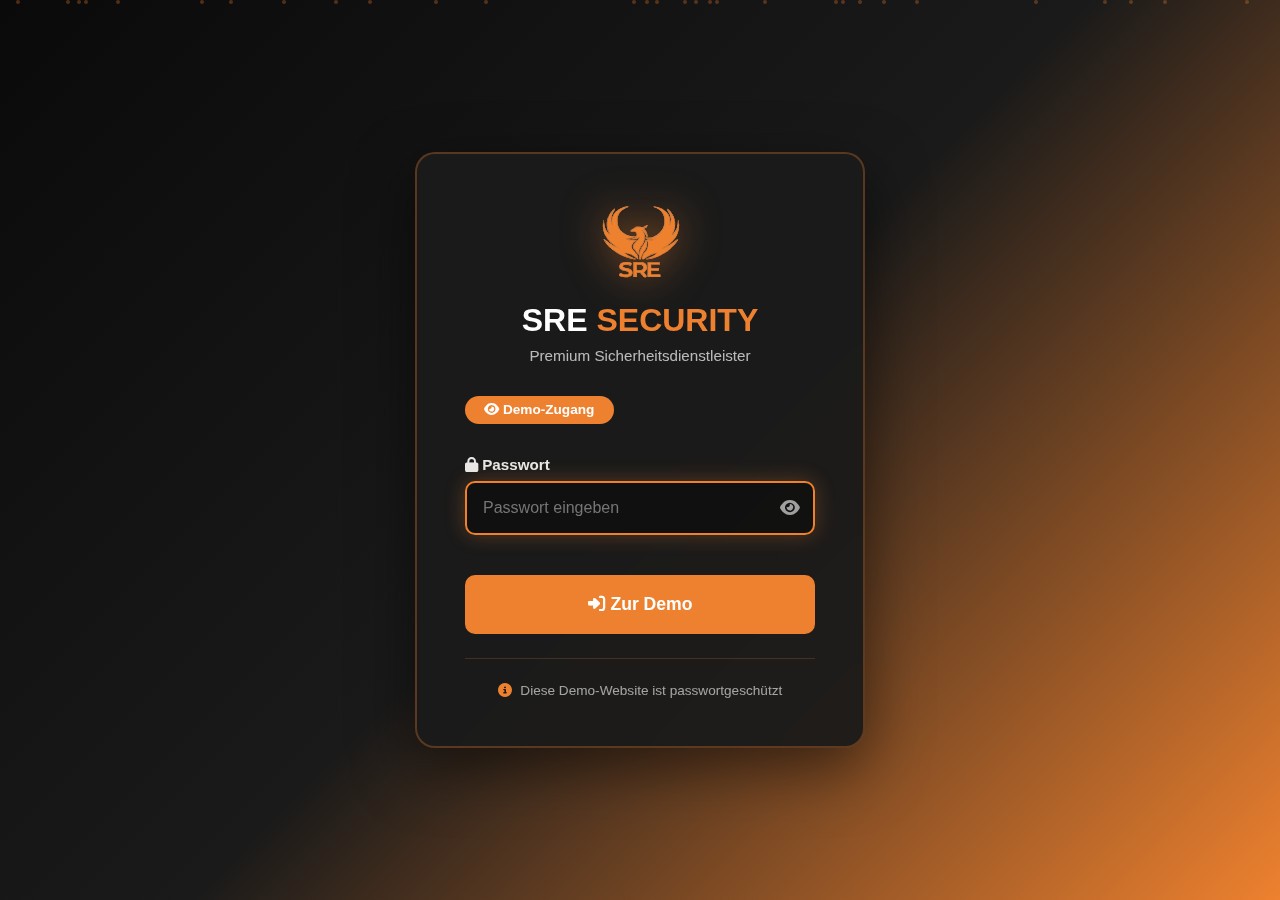
<file: Demos/sre/datenschutz.html>
<!DOCTYPE html>
<html lang="de">
<head>
    <meta charset="UTF-8">
    <meta name="viewport" content="width=device-width, initial-scale=1.0">
    <title>Datenschutzerklärung - SRE Security</title>
    <meta name="description" content="Datenschutzerklärung und Informationen zum Datenschutz bei SRE Security GmbH">
    <link rel="icon" href="assets/favicon.ico">
    <!-- Password Protection Check -->
    <script>
        const isAuthenticated = sessionStorage.getItem('sre_authenticated') === 'true';
        if (!isAuthenticated) {
            window.location.href = 'login.html';
        }
    </script>

    <!-- Font Awesome -->
    <link rel="stylesheet" href="https://cdnjs.cloudflare.com/ajax/libs/font-awesome/6.4.0/css/all.min.css">

    <!-- External CSS -->
    <link rel="stylesheet" href="css/style.css">

    <style>
        .legal-page {
            min-height: 100vh;
            background: var(--deep-black);
            padding: 100px 5% 60px;
        }

        .legal-container {
            max-width: 900px;
            margin: 0 auto;
            background: rgba(26, 26, 26, 0.6);
            backdrop-filter: blur(10px);
            border: 1px solid rgba(238, 129, 47, 0.2);
            border-radius: 16px;
            padding: 3rem;
        }

        .legal-header {
            text-align: center;
            margin-bottom: 3rem;
            padding-bottom: 2rem;
            border-bottom: 2px solid rgba(238, 129, 47, 0.3);
        }

        .legal-header .logo-small {
            width: 60px;
            height: 60px;
            margin: 0 auto 1rem;
            display: block;
        }

        .legal-header h1 {
            font-size: 2.5rem;
            color: var(--white);
            margin-bottom: 0.5rem;
        }

        .legal-header h1 span {
            color: var(--brand-orange);
        }

        .legal-header p {
            color: rgba(255, 255, 255, 0.7);
            font-size: 1.1rem;
        }

        .legal-content h2 {
            color: var(--brand-orange);
            font-size: 1.8rem;
            margin: 2.5rem 0 1rem;
            padding-top: 2rem;
            border-top: 1px solid rgba(238, 129, 47, 0.1);
        }

        .legal-content h2:first-child {
            margin-top: 0;
            padding-top: 0;
            border-top: none;
        }

        .legal-content h3 {
            color: var(--white);
            font-size: 1.3rem;
            margin: 1.5rem 0 0.8rem;
        }

        .legal-content p {
            color: rgba(255, 255, 255, 0.8);
            line-height: 1.8;
            margin-bottom: 1rem;
        }

        .legal-content ul {
            color: rgba(255, 255, 255, 0.8);
            line-height: 1.8;
            margin: 1rem 0 1rem 2rem;
        }

        .legal-content li {
            margin-bottom: 0.5rem;
        }

        .legal-content a {
            color: var(--brand-orange);
            text-decoration: none;
            transition: all 0.3s ease;
        }

        .legal-content a:hover {
            color: var(--orange-hover);
            text-decoration: underline;
        }

        .info-box {
            background: rgba(238, 129, 47, 0.1);
            border-left: 4px solid var(--brand-orange);
            padding: 1.5rem;
            margin: 2rem 0;
            border-radius: 8px;
        }

        .info-box p {
            margin: 0;
        }

        .info-box strong {
            color: var(--brand-orange);
        }

        .highlight-box {
            background: rgba(238, 129, 47, 0.05);
            border: 1px solid rgba(238, 129, 47, 0.2);
            padding: 1.5rem;
            margin: 1.5rem 0;
            border-radius: 8px;
        }

        .highlight-box h4 {
            color: var(--brand-orange);
            margin-top: 0;
            margin-bottom: 1rem;
        }

        .back-button {
            display: inline-flex;
            align-items: center;
            gap: 0.5rem;
            padding: 1rem 2rem;
            background: var(--brand-orange);
            color: var(--white);
            text-decoration: none;
            border-radius: 8px;
            font-weight: 600;
            transition: all 0.3s ease;
            margin-top: 2rem;
        }

        .back-button:hover {
            background: var(--orange-hover);
            transform: translateY(-2px);
            box-shadow: 0 8px 25px rgba(238, 129, 47, 0.4);
        }

        @media (max-width: 768px) {
            .legal-page {
                padding: 80px 5% 40px;
            }

            .legal-container {
                padding: 2rem 1.5rem;
            }

            .legal-header h1 {
                font-size: 2rem;
            }

            .legal-content h2 {
                font-size: 1.5rem;
            }

            .legal-content h3 {
                font-size: 1.2rem;
            }
        }
    </style>
</head>
<body>
    <div class="legal-page">
        <div class="legal-container">
            <div class="legal-header">
                <img src="assets/logo.svg" alt="SRE Security Logo" class="logo-small">
                <h1>SRE <span>SECURITY</span></h1>
                <p>Datenschutzerklärung</p>
            </div>

            <div class="legal-content">
                <div class="info-box">
                    <p><strong><i class="fas fa-info-circle"></i> Hinweis:</strong> Dies ist eine Demo-Website. Diese Datenschutzerklärung ist beispielhaft und muss bei echtem Einsatz durch reale Angaben ergänzt werden.</p>
                </div>

                <h2>Datenschutz</h2>

                <p>
                    Wir haben diese Datenschutzerklärung (Fassung 14.12.2024) verfasst, um Ihnen gemäß der Vorgaben der Datenschutz-Grundverordnung (EU) 2016/679 und anwendbaren nationalen Gesetzen zu erklären, welche personenbezogenen Daten (kurz Daten) wir als Verantwortliche – und die von uns beauftragten Auftragsverarbeiter (z. B. Provider) – verarbeiten, zukünftig verarbeiten werden und welche rechtmäßigen Möglichkeiten Sie haben. Die verwendeten Begriffe sind geschlechtsneutral zu verstehen.
                </p>

                <p><strong>Kurz gesagt:</strong> Wir informieren Sie umfassend über Daten, die wir über Sie verarbeiten.</p>

                <h2>Verantwortlicher</h2>

                <p>
                    <strong>SRE Security GmbH</strong><br>
                    Musterstraße 123<br>
                    1010 Wien<br>
                    Österreich
                </p>

                <p>
                    <strong>Vertretungsberechtigt:</strong> Max Mustermann, Geschäftsführer<br>
                    <strong>E-Mail:</strong> <a href="mailto:datenschutz@sre-security.at">datenschutz@sre-security.at</a><br>
                    <strong>Telefon:</strong> <a href="tel:+431234567890">+43 1 234 567 890</a><br>
                    <strong>Impressum:</strong> <a href="impressum.html">https://sre-security.at/impressum</a>
                </p>

                <h2>Kontaktdaten des Datenschutzbeauftragten</h2>

                <p>
                    Sollten Sie Fragen zum Datenschutz haben, finden Sie nachfolgend die Kontaktdaten der verantwortlichen Person bzw. Stelle:
                </p>

                <p>
                    Maria Musterfrau<br>
                    SRE Security GmbH<br>
                    Musterstraße 123, 1010 Wien<br>
                    E-Mail: <a href="mailto:datenschutz@sre-security.at">datenschutz@sre-security.at</a><br>
                    Telefon: <a href="tel:+431234567890">+43 1 234 567 890</a>
                </p>

                <h2>Speicherdauer</h2>

                <p>
                    Dass wir personenbezogene Daten nur so lange speichern, wie es für die Bereitstellung unserer Dienstleistungen und Produkte unbedingt notwendig ist, gilt als generelles Kriterium bei uns. Das bedeutet, dass wir personenbezogene Daten löschen, sobald der Grund für die Datenverarbeitung nicht mehr vorhanden ist. In einigen Fällen sind wir gesetzlich dazu verpflichtet, bestimmte Daten auch nach Wegfall des ursprünglichen Zwecks zu speichern, zum Beispiel zu Zwecken der Buchführung.
                </p>

                <p>
                    Sollten Sie die Löschung Ihrer Daten wünschen oder die Einwilligung zur Datenverarbeitung widerrufen, werden die Daten so rasch wie möglich und soweit keine Pflicht zur Speicherung besteht, gelöscht.
                </p>

                <h2>Rechte laut Datenschutz-Grundverordnung</h2>

                <p>
                    Gemäß Artikel 13, 14 DSGVO informieren wir Sie über die folgenden Rechte, die Ihnen zustehen, damit es zu einer fairen und transparenten Verarbeitung von Daten kommt:
                </p>

                <ul>
                    <li>Sie haben laut Artikel 15 DSGVO ein Auskunftsrecht darüber, ob wir Daten von Ihnen verarbeiten. Sollte das zutreffen, haben Sie Recht darauf eine Kopie der Daten zu erhalten und die folgenden Informationen zu erfahren:
                        <ul>
                            <li>zu welchem Zweck wir die Verarbeitung durchführen;</li>
                            <li>die Kategorien, also die Arten von Daten, die verarbeitet werden;</li>
                            <li>wer diese Daten erhält und wenn die Daten an Drittländer übermittelt werden, wie die Sicherheit garantiert werden kann;</li>
                            <li>wie lange die Daten gespeichert werden;</li>
                            <li>das Bestehen des Rechts auf Berichtigung, Löschung oder Einschränkung der Verarbeitung und dem Widerspruchsrecht gegen die Verarbeitung;</li>
                            <li>dass Sie sich bei einer Aufsichtsbehörde beschweren können (Links zu diesen Behörden finden Sie weiter unten);</li>
                            <li>die Herkunft der Daten, wenn wir sie nicht bei Ihnen erhoben haben;</li>
                            <li>ob Profiling durchgeführt wird, ob also Daten automatisch ausgewertet werden, um zu einem persönlichen Profil von Ihnen zu gelangen.</li>
                        </ul>
                    </li>
                    <li>Sie haben laut Artikel 16 DSGVO ein Recht auf Berichtigung der Daten, was bedeutet, dass wir Daten richtig stellen müssen, falls Sie Fehler finden.</li>
                    <li>Sie haben laut Artikel 17 DSGVO das Recht auf Löschung („Recht auf Vergessenwerden"), was konkret bedeutet, dass Sie die Löschung Ihrer Daten verlangen dürfen.</li>
                    <li>Sie haben laut Artikel 18 DSGVO das Recht auf Einschränkung der Verarbeitung, was bedeutet, dass wir die Daten nur mehr speichern dürfen aber nicht weiter verwenden.</li>
                    <li>Sie haben laut Artikel 20 DSGVO das Recht auf Datenübertragbarkeit, was bedeutet, dass wir Ihnen auf Anfrage Ihre Daten in einem gängigen Format zur Verfügung stellen.</li>
                    <li>Sie haben laut Artikel 21 DSGVO ein Widerspruchsrecht, welches nach Durchsetzung eine Änderung der Verarbeitung mit sich bringt.
                        <ul>
                            <li>Wenn die Verarbeitung Ihrer Daten auf Artikel 6 Abs. 1 lit. e (öffentliches Interesse, Ausübung öffentlicher Gewalt) oder Artikel 6 Abs. 1 lit. f (berechtigtes Interesse) basiert, können Sie gegen die Verarbeitung Widerspruch einlegen. Wir prüfen danach so rasch wie möglich, ob wir diesem Widerspruch rechtlich nachkommen können.</li>
                            <li>Werden Daten verwendet, um Direktwerbung zu betreiben, können Sie jederzeit gegen diese Art der Datenverarbeitung widersprechen. Wir dürfen Ihre Daten danach nicht mehr für Direktmarketing verwenden.</li>
                            <li>Werden Daten verwendet, um Profiling zu betreiben, können Sie jederzeit gegen diese Art der Datenverarbeitung widersprechen. Wir dürfen Ihre Daten danach nicht mehr für Profiling verwenden.</li>
                        </ul>
                    </li>
                    <li>Sie haben laut Artikel 22 DSGVO unter Umständen das Recht, nicht einer ausschließlich auf einer automatisierten Verarbeitung (zum Beispiel Profiling) beruhenden Entscheidung unterworfen zu werden.</li>
                    <li>Sie haben laut Artikel 77 DSGVO das Recht auf Beschwerde. Das heißt, Sie können sich jederzeit bei der Datenschutzbehörde beschweren, wenn Sie der Meinung sind, dass die Datenverarbeitung von personenbezogenen Daten gegen die DSGVO verstößt.</li>
                </ul>

                <p><strong>Kurz gesagt:</strong> Sie haben Rechte – zögern Sie nicht, die oben gelistete verantwortliche Stelle bei uns zu kontaktieren!</p>

                <h2>Datenschutzbehörde Österreich</h2>

                <p>
                    <strong>Leiterin:</strong> Mag. Dr. Andrea Jelinek<br>
                    <strong>Adresse:</strong> Barichgasse 40-42, 1030 Wien<br>
                    <strong>Telefon:</strong> +43 1 52 152-0<br>
                    <strong>E-Mail:</strong> <a href="mailto:dsb@dsb.gv.at">dsb@dsb.gv.at</a><br>
                    <strong>Website:</strong> <a href="https://www.dsb.gv.at/" target="_blank" rel="noopener">https://www.dsb.gv.at/</a>
                </p>

                <h2>Kommunikation</h2>

                <div class="highlight-box">
                    <h4>Kommunikation Zusammenfassung</h4>
                    <p>
                        👥 Betroffene: Alle, die mit uns per Telefon, E-Mail oder Online-Formular kommunizieren<br>
                        📋 Verarbeitete Daten: z. B. Telefonnummer, Name, E-Mail-Adresse, eingegebene Formulardaten<br>
                        🎯 Zweck: Abwicklung der Kommunikation mit Kunden, Geschäftspartnern usw.<br>
                        📅 Speicherdauer: Dauer des Geschäftsfalls und der gesetzlichen Vorschriften<br>
                        ⚖️ Rechtsgrundlagen: Art. 6 Abs. 1 lit. a DSGVO (Einwilligung), Art. 6 Abs. 1 lit. b DSGVO (Vertrag), Art. 6 Abs. 1 lit. f DSGVO (Berechtigte Interessen)
                    </p>
                </div>

                <p>
                    Wenn Sie mit uns Kontakt aufnehmen und per Telefon, E-Mail oder Online-Formular kommunizieren, kann es zur Verarbeitung personenbezogener Daten kommen.
                </p>

                <p>
                    Die Daten werden für die Abwicklung und Bearbeitung Ihrer Frage und des damit zusammenhängenden Geschäftsvorgangs verarbeitet. Die Daten während ebensolange gespeichert bzw. so lange es das Gesetz vorschreibt.
                </p>

                <h3>Betroffene Personen</h3>

                <p>
                    Von den genannten Vorgängen sind alle betroffen, die über die von uns bereit gestellten Kommunikationswege den Kontakt zu uns suchen.
                </p>

                <h3>Telefon</h3>

                <p>
                    Wenn Sie uns anrufen, werden die Anrufdaten auf dem jeweiligen Endgerät und beim eingesetzten Telekommunikationsanbieter pseudonymisiert gespeichert. Außerdem können Daten wie Name und Telefonnummer im Anschluss per E-Mail versendet und zur Anfragebeantwortung gespeichert werden. Die Daten werden gelöscht, sobald der Geschäftsfall beendet wurde und es gesetzliche Vorgaben erlauben.
                </p>

                <h3>E-Mail</h3>

                <p>
                    Wenn Sie mit uns per E-Mail kommunizieren, werden Daten gegebenenfalls auf dem jeweiligen Endgerät (Computer, Laptop, Smartphone,…) gespeichert und es kommt zur Speicherung von Daten auf dem E-Mail-Server. Die Daten werden gelöscht, sobald der Geschäftsfall beendet wurde und es gesetzliche Vorgaben erlauben.
                </p>

                <h3>Online Formulare</h3>

                <p>
                    Wenn Sie mit uns mittels Online-Formular kommunizieren, werden Daten auf unserem Webserver gespeichert und gegebenenfalls an eine E-Mail-Adresse von uns weitergeleitet. Die Daten werden gelöscht, sobald der Geschäftsfall beendet wurde und es gesetzliche Vorgaben erlauben.
                </p>

                <h3>Rechtsgrundlagen</h3>

                <p>
                    Die Verarbeitung der Daten basiert auf den folgenden Rechtsgrundlagen:
                </p>

                <ul>
                    <li>Art. 6 Abs. 1 lit. a DSGVO (Einwilligung): Sie geben uns die Einwilligung Ihre Daten zu speichern und weiter für den Geschäftsfall betreffende Zwecke zu verwenden;</li>
                    <li>Art. 6 Abs. 1 lit. b DSGVO (Vertrag): Es besteht die Notwendigkeit für die Erfüllung eines Vertrags mit Ihnen oder einem Auftragsverarbeiter wie z. B. dem Telefonanbieter oder wir müssen die Daten für vorvertragliche Tätigkeiten, wie z. B. die Vorbereitung eines Angebots, verarbeiten;</li>
                    <li>Art. 6 Abs. 1 lit. f DSGVO (Berechtigte Interessen): Wir wollen Kundenanfragen und geschäftliche Kommunikation in einem professionellen Rahmen betreiben. Dazu sind gewisse technische Einrichtungen wie z. B. E-Mail-Programme, Exchange-Server und Mobilfunkbetreiber notwendig, um die Kommunikation effizient betreiben zu können.</li>
                </ul>

                <h2>Kontaktdaten auf unserer Website</h2>

                <p>
                    Wenn Sie unsere Website besuchen, kann es sein, dass Sie uns persönlich kontaktieren. Dies ist zum Beispiel über ein bereitgestelltes Kontaktformular oder per E-Mail möglich. Die von Ihnen übermittelten Daten werden bei uns gespeichert und ausschließlich für die Korrespondenz mit Ihnen verwendet.
                </p>

                <p>
                    Zu den verarbeiteten Daten zählen:
                </p>

                <ul>
                    <li>Name</li>
                    <li>E-Mail-Adresse</li>
                    <li>Telefonnummer</li>
                    <li>Nachrichtentext</li>
                    <li>Ausgewählter Service</li>
                </ul>

                <p>
                    Die Daten werden gelöscht, sobald sie für die Erreichung des Zweckes ihrer Erhebung nicht mehr erforderlich sind. Für die personenbezogenen Daten aus dem Kontaktformular und diejenigen, die per E-Mail übersandt wurden, ist dies dann der Fall, wenn die jeweilige Konversation mit Ihnen beendet ist. Beendet ist die Konversation dann, wenn sich aus den Umständen entnehmen lässt, dass der betroffene Sachverhalt abschließend geklärt ist.
                </p>

                <h2>Cookies</h2>

                <div class="highlight-box">
                    <h4>Cookies Zusammenfassung</h4>
                    <p>
                        👥 Betroffene: Besucher der Website<br>
                        🎯 Zweck: Session-Verwaltung für Login-Funktion<br>
                        📋 Verarbeitete Daten: SessionStorage-Daten für Authentifizierung<br>
                        📅 Speicherdauer: Bis zum Schließen des Browser-Tabs<br>
                        ⚖️ Rechtsgrundlagen: Art. 6 Abs. 1 lit. a DSGVO (Einwilligung), Art. 6 Abs. 1 lit. f DSGVO (Berechtigte Interessen)
                    </p>
                </div>

                <p>
                    Unsere Website verwendet SessionStorage für die Verwaltung der Login-Session. SessionStorage ist eine Webtechnologie, die es ermöglicht, Daten lokal im Browser zu speichern. Diese Daten werden automatisch gelöscht, wenn der Browser-Tab geschlossen wird.
                </p>

                <h3>Welche Daten werden gespeichert?</h3>

                <ul>
                    <li><strong>sre_authenticated:</strong> Speichert den Login-Status (true/false)</li>
                </ul>

                <p>
                    Diese Daten werden ausschließlich lokal in Ihrem Browser gespeichert und nicht an unseren Server übermittelt.
                </p>

                <h2>Webhosting</h2>

                <div class="highlight-box">
                    <h4>Webhosting Zusammenfassung</h4>
                    <p>
                        👥 Betroffene: Besucher der Website<br>
                        🎯 Zweck: professionelles Hosting der Website und Absicherung des Betriebs<br>
                        📋 Verarbeitete Daten: IP-Adresse, Zeitpunkt des Websitebesuchs, verwendeter Browser u. a.<br>
                        📅 Speicherdauer: abhängig vom jeweiligen Provider<br>
                        ⚖️ Rechtsgrundlagen: Art. 6 Abs. 1 lit.f DSGVO (Berechtigte Interessen)
                    </p>
                </div>

                <p>
                    Wenn Sie unsere Website besuchen, werden automatisch Daten erfasst, die für die Darstellung der Website notwendig sind. Folgende Daten werden erfasst:
                </p>

                <ul>
                    <li>IP-Adresse</li>
                    <li>Datum und Uhrzeit des Zugriffs</li>
                    <li>Zeitzonendifferenz zur Greenwich Mean Time (GMT)</li>
                    <li>Inhalt der Anforderung (konkrete Seite)</li>
                    <li>Zugriffsstatus/HTTP-Statuscode</li>
                    <li>Jeweils übertragene Datenmenge</li>
                    <li>Website, von der die Anforderung kommt</li>
                    <li>Browser</li>
                    <li>Betriebssystem und dessen Oberfläche</li>
                    <li>Sprache und Version der Browsersoftware</li>
                </ul>

                <h2>Content Delivery Networks (CDN)</h2>

                <p>
                    Wir nutzen Content Delivery Networks (CDN) von Drittanbietern, um die Ladegeschwindigkeit unserer Website zu optimieren. Dabei werden folgende CDNs verwendet:
                </p>

                <ul>
                    <li><strong>Unpkg (React, ReactDOM, Babel):</strong> unpkg.com</li>
                    <li><strong>Cloudflare (Font Awesome):</strong> cdnjs.cloudflare.com</li>
                </ul>

                <p>
                    Bei der Nutzung dieser Dienste kann es zur Übermittlung Ihrer IP-Adresse an die CDN-Anbieter kommen. Weitere Informationen finden Sie in den Datenschutzerklärungen der jeweiligen Anbieter.
                </p>

                <h2>Externe Schriftarten (Font Awesome)</h2>

                <p>
                    Wir verwenden Font Awesome Icons von Cloudflare. Dabei werden keine personenbezogenen Daten dauerhaft gespeichert. Die Schriftarten werden über das CDN von Cloudflare geladen, wobei Ihre IP-Adresse übermittelt werden kann.
                </p>

                <p>
                    Mehr Informationen: <a href="https://www.cloudflare.com/privacypolicy/" target="_blank" rel="noopener">Cloudflare Datenschutzerklärung</a>
                </p>

                <h2>Bildmaterial</h2>

                <p>
                    Wir verwenden Bilder von folgenden Quellen:
                </p>

                <ul>
                    <li><strong>Unsplash:</strong> Kostenlose Stock-Fotos (unsplash.com)</li>
                    <li><strong>Pravatar:</strong> Avatar-Platzhalter (pravatar.cc)</li>
                </ul>

                <p>
                    Bei der Darstellung dieser Bilder kann Ihre IP-Adresse an die jeweiligen Anbieter übermittelt werden.
                </p>

                <h2>Sicherheit der Datenverarbeitung</h2>

                <p>
                    Um personenbezogene Daten zu schützen, haben wir sowohl technische als auch organisatorische Maßnahmen umgesetzt. Wo es uns möglich ist, verschlüsseln oder pseudonymisieren wir personenbezogene Daten. Dadurch machen wir es im Rahmen unserer Möglichkeiten so schwer wie möglich, dass Dritte aus unseren Daten auf persönliche Informationen schließen können.
                </p>

                <p>
                    Art. 25 DSGVO spricht hier von "Datenschutz durch Technikgestaltung und durch datenschutzfreundliche Voreinstellungen" und meint damit, dass man sowohl bei Software (z. B. Formularen) also auch Hardware (z. B. Zugang zum Serverraum) immer an Sicherheit denkt und entsprechende Maßnahmen setzt.
                </p>

                <h2>Schlusswort</h2>

                <p>
                    Herzlichen Glückwunsch! Wenn Sie diese Zeilen lesen, haben Sie sich wirklich durch unsere gesamte Datenschutzerklärung „gekämpft" oder zumindest bis hier hin gescrollt. Wie Sie am Umfang unserer Datenschutzerklärung sehen, nehmen wir den Schutz Ihrer persönlichen Daten sehr ernst.
                </p>

                <p>
                    Für uns ist es wichtig, Sie nach bestem Wissen und Gewissen über die Verarbeitung personenbezogener Daten zu informieren. Dabei wollen wir Ihnen aber nicht nur mitteilen, welche Daten verarbeitet werden, sondern auch die Beweggründe für die Verwendung diverser Softwareprogramme näherbringen. In der Regel klingen Datenschutzerklärungen sehr technisch und juristisch. Da die meisten von Ihnen aber keine Webentwickler oder Juristen sind, wollten wir auch sprachlich einen anderen Weg gehen und den Sachverhalt in einfacher und klarer Sprache erklären.
                </p>

                <p>
                    Sollten Sie noch Fragen haben, wenden Sie sich bitte an die verantwortliche Stelle. Die Kontaktdaten finden Sie am Beginn dieser Datenschutzerklärung sowie im Impressum.
                </p>

                <p><em>Alle Texte sind urheberrechtlich geschützt.</em></p>

                <a href="index.html" class="back-button">
                    <i class="fas fa-arrow-left"></i> Zurück zur Startseite
                </a>
            </div>
        </div>
    </div>
</body>
</html>
</file>
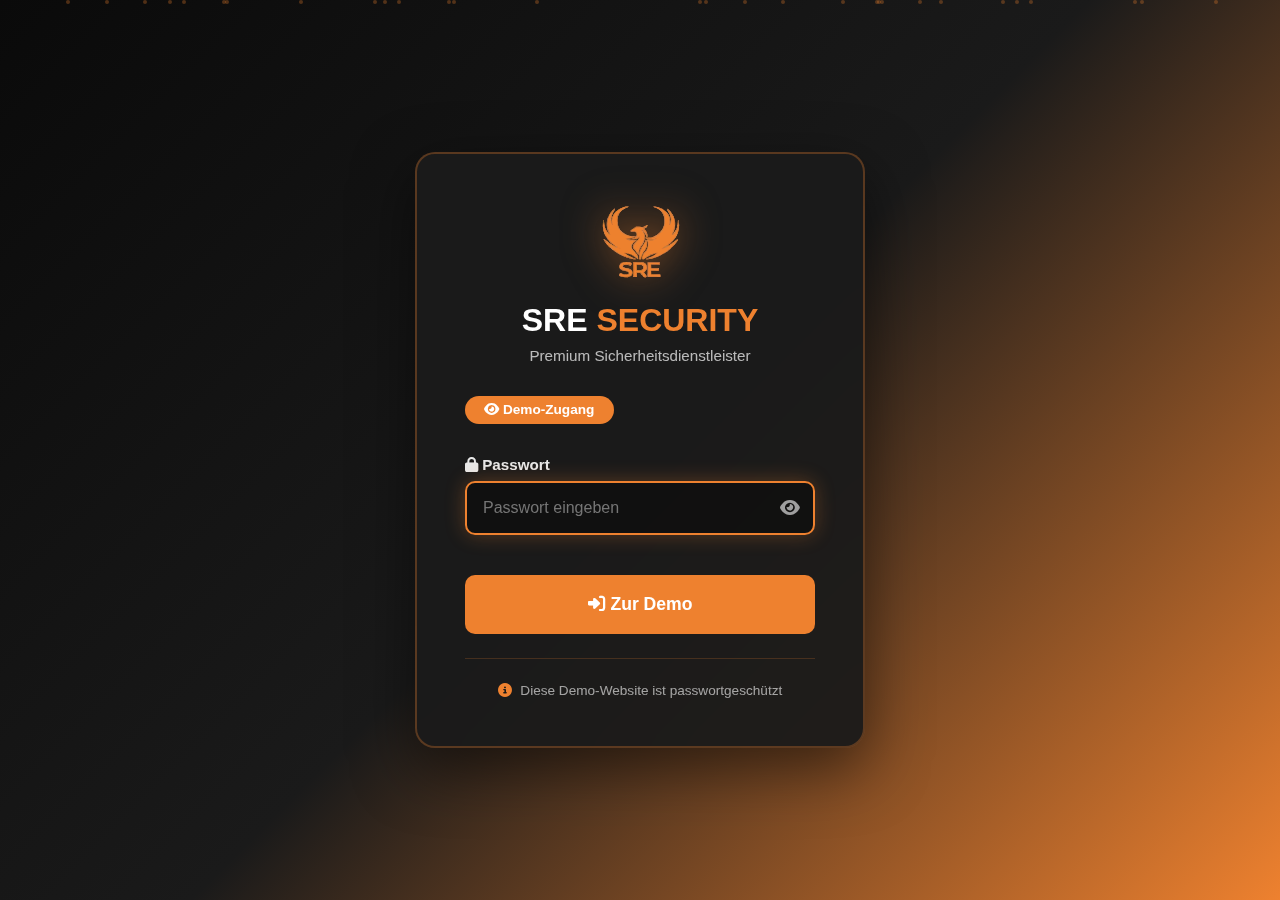
<file: Demos/sre/impressum.html>
<!DOCTYPE html>
<html lang="de">
<head>
    <meta charset="UTF-8">
    <meta name="viewport" content="width=device-width, initial-scale=1.0">
    <title>Impressum - SRE Security</title>
    <meta name="description" content="Impressum und rechtliche Informationen von SRE Security GmbH">
    <link rel="icon" href="assets/favicon.ico">
    <!-- Password Protection Check -->
    <script>
        const isAuthenticated = sessionStorage.getItem('sre_authenticated') === 'true';
        if (!isAuthenticated) {
            window.location.href = 'login.html';
        }
    </script>

    <!-- Font Awesome -->
    <link rel="stylesheet" href="https://cdnjs.cloudflare.com/ajax/libs/font-awesome/6.4.0/css/all.min.css">

    <!-- External CSS -->
    <link rel="stylesheet" href="css/style.css">

    <style>
        .legal-page {
            min-height: 100vh;
            background: var(--deep-black);
            padding: 100px 5% 60px;
        }

        .legal-container {
            max-width: 900px;
            margin: 0 auto;
            background: rgba(26, 26, 26, 0.6);
            backdrop-filter: blur(10px);
            border: 1px solid rgba(238, 129, 47, 0.2);
            border-radius: 16px;
            padding: 3rem;
        }

        .legal-header {
            text-align: center;
            margin-bottom: 3rem;
            padding-bottom: 2rem;
            border-bottom: 2px solid rgba(238, 129, 47, 0.3);
        }

        .legal-header .logo-small {
            width: 60px;
            height: 60px;
            margin: 0 auto 1rem;
            display: block;
        }

        .legal-header h1 {
            font-size: 2.5rem;
            color: var(--white);
            margin-bottom: 0.5rem;
        }

        .legal-header h1 span {
            color: var(--brand-orange);
        }

        .legal-header p {
            color: rgba(255, 255, 255, 0.7);
            font-size: 1.1rem;
        }

        .legal-content h2 {
            color: var(--brand-orange);
            font-size: 1.8rem;
            margin: 2.5rem 0 1rem;
            padding-top: 2rem;
            border-top: 1px solid rgba(238, 129, 47, 0.1);
        }

        .legal-content h2:first-child {
            margin-top: 0;
            padding-top: 0;
            border-top: none;
        }

        .legal-content h3 {
            color: var(--white);
            font-size: 1.3rem;
            margin: 1.5rem 0 0.8rem;
        }

        .legal-content p {
            color: rgba(255, 255, 255, 0.8);
            line-height: 1.8;
            margin-bottom: 1rem;
        }

        .legal-content ul {
            color: rgba(255, 255, 255, 0.8);
            line-height: 1.8;
            margin: 1rem 0 1rem 2rem;
        }

        .legal-content li {
            margin-bottom: 0.5rem;
        }

        .legal-content a {
            color: var(--brand-orange);
            text-decoration: none;
            transition: all 0.3s ease;
        }

        .legal-content a:hover {
            color: var(--orange-hover);
            text-decoration: underline;
        }

        .info-box {
            background: rgba(238, 129, 47, 0.1);
            border-left: 4px solid var(--brand-orange);
            padding: 1.5rem;
            margin: 2rem 0;
            border-radius: 8px;
        }

        .info-box p {
            margin: 0;
        }

        .info-box strong {
            color: var(--brand-orange);
        }

        .back-button {
            display: inline-flex;
            align-items: center;
            gap: 0.5rem;
            padding: 1rem 2rem;
            background: var(--brand-orange);
            color: var(--white);
            text-decoration: none;
            border-radius: 8px;
            font-weight: 600;
            transition: all 0.3s ease;
            margin-top: 2rem;
        }

        .back-button:hover {
            background: var(--orange-hover);
            transform: translateY(-2px);
            box-shadow: 0 8px 25px rgba(238, 129, 47, 0.4);
        }

        @media (max-width: 768px) {
            .legal-page {
                padding: 80px 5% 40px;
            }

            .legal-container {
                padding: 2rem 1.5rem;
            }

            .legal-header h1 {
                font-size: 2rem;
            }

            .legal-content h2 {
                font-size: 1.5rem;
            }

            .legal-content h3 {
                font-size: 1.2rem;
            }
        }
    </style>
</head>
<body>
    <div class="legal-page">
        <div class="legal-container">
            <div class="legal-header">
                <img src="assets/logo.svg" alt="SRE Security Logo" class="logo-small">
                <h1>SRE <span>SECURITY</span></h1>
                <p>Impressum</p>
            </div>

            <div class="legal-content">
                <div class="info-box">
                    <p><strong><i class="fas fa-info-circle"></i> Hinweis:</strong> Dies ist eine Demo-Website. Alle Angaben sind beispielhaft und müssen bei echtem Einsatz durch reale Firmendaten ersetzt werden.</p>
                </div>

                <h2>Informationspflicht laut § 5 ECG, § 14 UGB, § 63 GewO und Offenlegungspflicht laut § 25 MedienG</h2>

                <h3>Firmenname und Rechtsform</h3>
                <p>
                    SRE Security GmbH<br>
                    Gewerbliches Sicherheitsunternehmen
                </p>

                <h3>Firmensitz und Geschäftsanschrift</h3>
                <p>
                    Musterstraße 123<br>
                    1010 Wien<br>
                    Österreich
                </p>

                <h3>Kontaktdaten</h3>
                <p>
                    <strong>Telefon:</strong> <a href="tel:+431234567890">+43 1 234 567 890</a><br>
                    <strong>E-Mail:</strong> <a href="mailto:office@sre-security.at">office@sre-security.at</a><br>
                </p>

                <h3>Unternehmensgegenstand</h3>
                <p>
                    Gewerbliches Sicherheitsgewerbe gemäß § 94 Z 79 GewO 1994<br>
                    Objektschutz, Event Security, VIP-Schutz, Mobile Streifen, Sicherheitsberatung
                </p>

                <h3>Behörde / Gewerbebehörde</h3>
                <p>
                    Magistrat der Stadt Wien<br>
                    Magistratisches Bezirksamt des 1. Bezirks
                </p>

                <h3>Berufsrecht</h3>
                <p>
                    Gewerbeordnung: <a href="https://www.ris.bka.gv.at" target="_blank" rel="noopener">www.ris.bka.gv.at</a>
                </p>

                <h3>Unternehmensrechtliche Angaben</h3>
                <p>
                    <strong>Firmenbuchnummer:</strong> FN 123456a<br>
                    <strong>Firmenbuchgericht:</strong> Handelsgericht Wien<br>
                    <strong>UID-Nummer:</strong> ATU12345678<br>
                    <strong>GLN:</strong> 1234567890123
                </p>

                <h3>Geschäftsführung</h3>
                <p>
                    Max Mustermann (Geschäftsführer)<br>
                    Maria Musterfrau (Prokuristin)
                </p>

                <h3>Kammer</h3>
                <p>
                    Mitglied der Wirtschaftskammer Wien<br>
                    Fachgruppe: Bewachungsgewerbe
                </p>

                <h3>Berufsbezeichnung</h3>
                <p>
                    Bewachungsgewerbe<br>
                    Verliehen in Österreich
                </p>

                <h3>Gewerbeaufsichtsbehörde</h3>
                <p>
                    Magistrat der Stadt Wien<br>
                    Magistratisches Bezirksamt des 1. Bezirks
                </p>

                <h2>Haftung für Inhalte dieser Website</h2>

                <p>
                    Wir entwickeln die Inhalte dieser Website ständig weiter und bemühen uns korrekte und aktuelle Informationen bereitzustellen. Leider können wir keine Haftung für die Korrektheit aller Inhalte auf dieser Website übernehmen, speziell für jene, die seitens Dritter bereitgestellt wurden. Als Diensteanbieter sind wir nicht verpflichtet, die von ihnen übermittelten oder gespeicherten Informationen zu überwachen oder nach Umständen zu forschen, die auf eine rechtswidrige Tätigkeit hinweisen.
                </p>

                <p>
                    Unsere Verpflichtungen zur Entfernung von Informationen oder zur Sperrung der Nutzung von Informationen nach den allgemeinen Gesetzen aufgrund von gerichtlichen oder behördlichen Anordnungen bleiben auch im Falle unserer Nichtverantwortlichkeit davon unberührt.
                </p>

                <p>
                    Sollten Ihnen problematische oder rechtswidrige Inhalte auffallen, bitte wir Sie uns umgehend zu kontaktieren, damit wir die rechtswidrigen Inhalte entfernen können. Sie finden die Kontaktdaten im Impressum.
                </p>

                <h2>Haftung für Links auf dieser Website</h2>

                <p>
                    Unsere Website enthält Links zu anderen Websites für deren Inhalt wir nicht verantwortlich sind. Haftung für verlinkte Websites besteht für uns nicht, da wir keine Kenntnis rechtswidriger Tätigkeiten hatten und haben, uns solche Rechtswidrigkeiten auch bisher nicht aufgefallen sind und wir Links sofort entfernen würden, wenn uns Rechtswidrigkeiten bekannt werden.
                </p>

                <p>
                    Wenn Ihnen rechtswidrige Links auf unserer Website auffallen, bitte wir Sie uns zu kontaktieren. Sie finden die Kontaktdaten im Impressum.
                </p>

                <h2>Urheberrechtshinweis</h2>

                <p>
                    Alle Inhalte dieser Webseite (Bilder, Fotos, Texte, Videos) unterliegen dem Urheberrecht. Bitte fragen Sie uns bevor Sie die Inhalte dieser Website verbreiten, vervielfältigen oder verwerten wie zum Beispiel auf anderen Websites erneut veröffentlichen. Falls notwendig, werden wir die unerlaubte Nutzung von Teilen der Inhalte unserer Seite rechtlich verfolgen.
                </p>

                <p>
                    Sollten Sie auf dieser Webseite Inhalte finden, die das Urheberrecht verletzen, bitten wir Sie uns zu kontaktieren.
                </p>

                <h2>Bildernachweis</h2>

                <p>
                    Die Bilder, Fotos und Grafiken auf dieser Webseite sind urheberrechtlich geschützt.
                </p>

                <p>
                    Die Bilderrechte liegen bei folgenden Fotografen und Unternehmen:
                </p>

                <ul>
                    <li>SRE Security GmbH</li>
                    <li>Unsplash (freie Lizenz)</li>
                    <li>Pravatar (Avatar-Bilder)</li>
                </ul>

                <h2>EU-Streitschlichtung</h2>

                <p>
                    Gemäß Verordnung über Online-Streitbeilegung in Verbraucherangelegenheiten (ODR-Verordnung) möchten wir Sie über die Online-Streitbeilegungsplattform (OS-Plattform) informieren.
                </p>

                <p>
                    Verbraucher haben die Möglichkeit, Beschwerden an die Online Streitbeilegungsplattform der Europäischen Kommission unter <a href="https://ec.europa.eu/consumers/odr/main/index.cfm?event=main.home2.show&lng=DE" target="_blank" rel="noopener">https://ec.europa.eu/consumers/odr</a> zu richten. Die dafür notwendigen Kontaktdaten finden Sie oberhalb in unserem Impressum.
                </p>

                <p>
                    Wir möchten Sie jedoch darauf hinweisen, dass wir nicht bereit oder verpflichtet sind, an Streitbeilegungsverfahren vor einer Verbraucherschlichtungsstelle teilzunehmen.
                </p>

                <h2>Haftung für Inhalte dieser Website</h2>

                <p>
                    Wir entwickeln die Inhalte dieser Website ständig weiter und bemühen uns korrekte und aktuelle Informationen bereitzustellen. Laut Telemediengesetz (TMG) §7 (1) sind wir als Diensteanbieter für eigene Informationen, die wir zur Nutzung bereitstellen, nach den allgemeinen Gesetzen verantwortlich. Leider können wir keine Haftung für die Korrektheit aller Inhalte auf dieser Website übernehmen, speziell für jene, die seitens Dritter bereitgestellt wurden.
                </p>

                <a href="index.html" class="back-button">
                    <i class="fas fa-arrow-left"></i> Zurück zur Startseite
                </a>
            </div>
        </div>
    </div>
</body>
</html>
</file>
<file: Demos/autohaus/css/style.css>
:root {
    --primary-color: #2C3E50;
    --primary-dark: #1A252F;
    --secondary-color: #3498DB;
    --accent-color: #2980B9;
    --text-dark: #2c2c2c;
    --text-light: #666;
    --bg-light: #F5F7FA;
    --bg-white: #ffffff;
    --border-color: #D5DBDB;
}

* {
    margin: 0;
    padding: 0;
    box-sizing: border-box;
}

html {
    scroll-behavior: smooth;
}

body {
    font-family: -apple-system, BlinkMacSystemFont, 'Segoe UI', Roboto, sans-serif;
    line-height: 1.6;
    color: var(--text-dark);
}

.container {
    max-width: 1200px;
    margin: 0 auto;
    padding: 0 20px;
}

/* Navigation */
.navbar {
    position: fixed;
    top: 0;
    width: 100%;
    background: var(--bg-white);
    box-shadow: 0 2px 10px rgba(0,0,0,0.1);
    z-index: 1000;
    padding: 1rem 0;
}

.navbar .container {
    display: flex;
    justify-content: space-between;
    align-items: center;
}

.logo {
    font-size: 1.5rem;
    font-weight: bold;
    color: var(--primary-color);
    display: flex;
    align-items: center;
    gap: 0.5rem;
}

.nav-menu {
    display: flex;
    list-style: none;
    gap: 2rem;
}

.nav-link {
    color: var(--text-dark);
    text-decoration: none;
    font-weight: 500;
    transition: color 0.3s;
}

.nav-link:hover {
    color: var(--primary-color);
}

.hamburger {
    display: none;
    flex-direction: column;
    gap: 5px;
    cursor: pointer;
}

.hamburger span {
    width: 25px;
    height: 3px;
    background: var(--primary-color);
    border-radius: 2px;
    transition: all 0.3s;
}

/* Hero */
.hero {
    height: 100vh;
    background: linear-gradient(rgba(44,62,80,0.7), rgba(26,37,47,0.7)),
                url('data:image/svg+xml,<svg xmlns="http://www.w3.org/2000/svg" viewBox="0 0 1200 600"><rect fill="%232C3E50" width="1200" height="600"/></svg>');
    background-size: cover;
    background-position: center;
    background-attachment: fixed;
    display: flex;
    align-items: center;
    justify-content: center;
    text-align: center;
    color: white;
    position: relative;
}

.hero-content {
    z-index: 1;
    padding: 2rem;
}

.hero h1 {
    font-size: 3.5rem;
    margin-bottom: 1rem;
    text-shadow: 2px 2px 4px rgba(0,0,0,0.5);
}

.hero p {
    font-size: 1.5rem;
    margin-bottom: 2rem;
}

.hero-buttons {
    display: flex;
    gap: 1rem;
    justify-content: center;
    flex-wrap: wrap;
}

.btn {
    padding: 1rem 2.5rem;
    text-decoration: none;
    border-radius: 50px;
    font-weight: 600;
    transition: all 0.3s;
    border: none;
    cursor: pointer;
}

.btn-primary {
    background: var(--secondary-color);
    color: white;
}

.btn-primary:hover {
    background: var(--accent-color);
    transform: translateY(-2px);
    box-shadow: 0 5px 15px rgba(0,0,0,0.3);
}

.btn-secondary {
    background: transparent;
    color: white;
    border: 2px solid white;
}

.btn-secondary:hover {
    background: white;
    color: var(--primary-color);
}

.scroll-down {
    position: absolute;
    bottom: 30px;
    left: 50%;
    transform: translateX(-50%);
    font-size: 2rem;
    color: white;
    animation: bounce 2s infinite;
}

/* Features */
.features {
    padding: 80px 0;
    background: var(--bg-light);
}

.features-grid {
    display: grid;
    grid-template-columns: repeat(auto-fit, minmax(250px, 1fr));
    gap: 2rem;
}

.feature-box {
    text-align: center;
    padding: 2rem;
}

.feature-box i {
    font-size: 3rem;
    color: var(--primary-color);
    margin-bottom: 1rem;
}

.feature-box h3 {
    margin-bottom: 0.5rem;
    color: var(--text-dark);
}

.feature-box p {
    color: var(--text-light);
}

/* Sections */
section {
    padding: 80px 0;
}

.section-header {
    text-align: center;
    margin-bottom: 3rem;
}

.section-header h2 {
    font-size: 2.5rem;
    color: var(--text-dark);
    margin-bottom: 0.5rem;
}

.section-header p {
    font-size: 1.2rem;
    color: var(--text-light);
}

/* Vehicles */
.vehicles {
    background: var(--bg-white);
}

.menu-tabs {
    display: flex;
    justify-content: center;
    gap: 1rem;
    margin-bottom: 3rem;
    flex-wrap: wrap;
}

.tab-btn {
    padding: 0.8rem 2rem;
    background: transparent;
    border: 2px solid var(--primary-color);
    color: var(--primary-color);
    border-radius: 50px;
    cursor: pointer;
    font-weight: 600;
    transition: all 0.3s;
}

.tab-btn.active,
.tab-btn:hover {
    background: var(--primary-color);
    color: white;
}

.menu-content {
    display: none;
}

.menu-content.active {
    display: block;
}

.menu-grid {
    display: grid;
    grid-template-columns: repeat(auto-fit, minmax(300px, 1fr));
    gap: 2rem;
}

.menu-item {
    padding: 1.5rem;
    background: var(--bg-light);
    border-radius: 10px;
    transition: all 0.3s;
}

.menu-item:hover {
    transform: translateY(-5px);
    box-shadow: 0 10px 20px rgba(0,0,0,0.1);
}

.menu-item-header {
    display: flex;
    justify-content: space-between;
    align-items: center;
    margin-bottom: 0.5rem;
}

.menu-item h3 {
    color: var(--primary-color);
}

.price {
    font-weight: bold;
    color: var(--secondary-color);
    font-size: 1.2rem;
}

.menu-item p {
    color: var(--text-light);
}

/* Service */
.service {
    background: var(--bg-light);
}

.service-grid {
    display: grid;
    grid-template-columns: repeat(auto-fit, minmax(300px, 1fr));
    gap: 2rem;
}

.service-item {
    background: var(--bg-white);
    padding: 2rem;
    border-radius: 10px;
    text-align: center;
    transition: all 0.3s;
}

.service-item:hover {
    transform: translateY(-5px);
    box-shadow: 0 10px 20px rgba(0,0,0,0.1);
}

.service-item i {
    font-size: 3rem;
    color: var(--secondary-color);
    margin-bottom: 1rem;
}

.service-item h3 {
    color: var(--primary-color);
    margin-bottom: 0.5rem;
}

.service-item p {
    color: var(--text-light);
}

/* About */
.about {
    background: var(--bg-white);
}

.about-content {
    display: grid;
    grid-template-columns: 1fr 1.5fr;
    gap: 3rem;
    align-items: center;
}

.about-image {
    height: 400px;
}

.image-placeholder {
    height: 100%;
    background: linear-gradient(135deg, var(--primary-color), var(--secondary-color));
    border-radius: 10px;
    display: flex;
    flex-direction: column;
    align-items: center;
    justify-content: center;
    color: white;
    font-size: 4rem;
}

.image-placeholder p {
    font-size: 1.2rem;
    margin-top: 1rem;
}

.about-text h2 {
    font-size: 2.5rem;
    margin-bottom: 1rem;
    color: var(--primary-color);
}

.highlight {
    font-size: 1.2rem;
    color: var(--secondary-color);
    font-weight: 600;
    margin-bottom: 1rem;
}

.about-text p {
    color: var(--text-light);
    margin-bottom: 1rem;
    line-height: 1.8;
}

.about-features {
    display: grid;
    grid-template-columns: repeat(2, 1fr);
    gap: 1rem;
    margin-top: 2rem;
}

.feature {
    display: flex;
    align-items: center;
    gap: 0.5rem;
}

.feature i {
    color: var(--primary-color);
}

/* Gallery */
.gallery {
    background: var(--bg-light);
}

.gallery-grid {
    display: grid;
    grid-template-columns: repeat(auto-fit, minmax(250px, 1fr));
    gap: 1.5rem;
}

.gallery-item {
    height: 250px;
    border-radius: 10px;
    overflow: hidden;
}

.gallery-placeholder {
    height: 100%;
    background: linear-gradient(135deg, var(--accent-color), var(--secondary-color));
    display: flex;
    align-items: center;
    justify-content: center;
    color: white;
    font-size: 4rem;
    transition: all 0.3s;
}

.gallery-item:hover .gallery-placeholder {
    transform: scale(1.1);
}

/* Contact */
.contact {
    background: var(--bg-white);
}

.contact-wrapper {
    display: grid;
    grid-template-columns: 1.5fr 1fr;
    gap: 3rem;
    margin-bottom: 3rem;
}

.contact-form-container h3 {
    margin-bottom: 1.5rem;
    color: var(--primary-color);
}

.contact-form {
    display: flex;
    flex-direction: column;
    gap: 1.5rem;
}

.form-group {
    display: flex;
    flex-direction: column;
}

.form-row {
    display: grid;
    grid-template-columns: repeat(3, 1fr);
    gap: 1rem;
}

.form-group label {
    margin-bottom: 0.5rem;
    font-weight: 500;
}

.form-group input,
.form-group textarea,
.form-group select {
    padding: 0.8rem;
    border: 2px solid var(--border-color);
    border-radius: 5px;
    font-family: inherit;
    transition: border-color 0.3s;
}

.form-group input:focus,
.form-group textarea:focus,
.form-group select:focus {
    outline: none;
    border-color: var(--primary-color);
}

.checkbox-group label {
    display: flex;
    gap: 0.5rem;
    font-weight: normal;
    font-size: 0.9rem;
}

.checkbox-group a {
    color: var(--primary-color);
}

.contact-info {
    display: flex;
    flex-direction: column;
    gap: 2rem;
}

.info-box h3 {
    color: var(--primary-color);
    margin-bottom: 1rem;
    display: flex;
    align-items: center;
    gap: 0.5rem;
}

.info-box p {
    color: var(--text-light);
    line-height: 1.8;
}

.info-box a {
    color: var(--secondary-color);
    text-decoration: none;
}

.opening-hours {
    width: 100%;
}

.opening-hours td {
    padding: 0.3rem 0;
}

.opening-hours td:first-child {
    font-weight: 500;
    padding-right: 1rem;
}

.map-container {
    margin-top: 2rem;
}

.map-placeholder {
    height: 400px;
    background: var(--bg-light);
    border-radius: 10px;
    display: flex;
    flex-direction: column;
    align-items: center;
    justify-content: center;
    color: var(--text-light);
    font-size: 3rem;
    border: 2px dashed var(--border-color);
}

.map-placeholder p {
    font-size: 1.2rem;
    margin-top: 1rem;
}

.map-placeholder small {
    font-size: 1rem;
}

/* Footer */
.footer {
    background: var(--primary-dark);
    color: white;
    padding: 3rem 0 1rem;
}

.footer-content {
    display: grid;
    grid-template-columns: repeat(auto-fit, minmax(250px, 1fr));
    gap: 2rem;
    margin-bottom: 2rem;
}

.footer-section h4 {
    margin-bottom: 1rem;
}

.social-links {
    display: flex;
    gap: 1rem;
    margin-top: 1rem;
}

.social-links a {
    width: 40px;
    height: 40px;
    background: rgba(255,255,255,0.1);
    border-radius: 50%;
    display: flex;
    align-items: center;
    justify-content: center;
    color: white;
    transition: all 0.3s;
}

.social-links a:hover {
    background: var(--secondary-color);
}

.footer-bottom {
    border-top: 1px solid rgba(255,255,255,0.2);
    padding-top: 1.5rem;
    display: flex;
    justify-content: space-between;
    flex-wrap: wrap;
    gap: 1rem;
}

.footer-links {
    display: flex;
    gap: 1.5rem;
}

.footer-links a {
    color: white;
    text-decoration: none;
}

@keyframes bounce {
    0%, 20%, 50%, 80%, 100% {
        transform: translateX(-50%) translateY(0);
    }
    40% {
        transform: translateX(-50%) translateY(-20px);
    }
}

/* Responsive */
@media (max-width: 768px) {
    .nav-menu {
        position: fixed;
        left: -100%;
        top: 70px;
        flex-direction: column;
        background: var(--bg-white);
        width: 100%;
        text-align: center;
        transition: left 0.3s;
        box-shadow: 0 10px 27px rgba(0,0,0,0.1);
        padding: 2rem;
    }

    .nav-menu.active {
        left: 0;
    }

    .hamburger {
        display: flex;
    }

    .hero h1 {
        font-size: 2rem;
    }

    .features-grid, .menu-grid, .service-grid, .gallery-grid {
        grid-template-columns: 1fr;
    }

    .about-content, .contact-wrapper {
        grid-template-columns: 1fr;
    }

    .form-row {
        grid-template-columns: 1fr;
    }

    .footer-bottom {
        flex-direction: column;
        text-align: center;
    }
}
</file>
<file: Demos/baeckerei/css/style.css>
:root {
    --primary-color: #F39C12;
    --primary-dark: #D68910;
    --secondary-color: #E67E22;
    --accent-color: #D35400;
    --text-dark: #2c2c2c;
    --text-light: #666;
    --bg-light: #FFF9F0;
    --bg-white: #ffffff;
    --border-color: #F9E4C8;
}

* {
    margin: 0;
    padding: 0;
    box-sizing: border-box;
}

html {
    scroll-behavior: smooth;
}

body {
    font-family: -apple-system, BlinkMacSystemFont, 'Segoe UI', Roboto, sans-serif;
    line-height: 1.6;
    color: var(--text-dark);
}

.container {
    max-width: 1200px;
    margin: 0 auto;
    padding: 0 20px;
}

/* Navigation */
.navbar {
    position: fixed;
    top: 0;
    width: 100%;
    background: var(--bg-white);
    box-shadow: 0 2px 10px rgba(0,0,0,0.1);
    z-index: 1000;
    padding: 1rem 0;
}

.navbar .container {
    display: flex;
    justify-content: space-between;
    align-items: center;
}

.logo {
    font-size: 1.5rem;
    font-weight: bold;
    color: var(--primary-color);
    display: flex;
    align-items: center;
    gap: 0.5rem;
}

.nav-menu {
    display: flex;
    list-style: none;
    gap: 2rem;
}

.nav-link {
    color: var(--text-dark);
    text-decoration: none;
    font-weight: 500;
    transition: color 0.3s;
}

.nav-link:hover {
    color: var(--primary-color);
}

.hamburger {
    display: none;
    flex-direction: column;
    gap: 5px;
    cursor: pointer;
}

.hamburger span {
    width: 25px;
    height: 3px;
    background: var(--primary-color);
    border-radius: 2px;
    transition: all 0.3s;
}

/* Hero */
.hero {
    height: 100vh;
    background: linear-gradient(rgba(243,156,18,0.7), rgba(214,137,16,0.7)),
                url('data:image/svg+xml,<svg xmlns="http://www.w3.org/2000/svg" viewBox="0 0 1200 600"><rect fill="%23F39C12" width="1200" height="600"/></svg>');
    background-size: cover;
    background-position: center;
    background-attachment: fixed;
    display: flex;
    align-items: center;
    justify-content: center;
    text-align: center;
    color: white;
    position: relative;
}

.hero-content {
    z-index: 1;
    padding: 2rem;
}

.hero h1 {
    font-size: 3.5rem;
    margin-bottom: 1rem;
    text-shadow: 2px 2px 4px rgba(0,0,0,0.5);
}

.hero p {
    font-size: 1.5rem;
    margin-bottom: 2rem;
}

.hero-buttons {
    display: flex;
    gap: 1rem;
    justify-content: center;
    flex-wrap: wrap;
}

.btn {
    padding: 1rem 2.5rem;
    text-decoration: none;
    border-radius: 50px;
    font-weight: 600;
    transition: all 0.3s;
    border: none;
    cursor: pointer;
}

.btn-primary {
    background: var(--secondary-color);
    color: white;
}

.btn-primary:hover {
    background: var(--accent-color);
    transform: translateY(-2px);
    box-shadow: 0 5px 15px rgba(0,0,0,0.3);
}

.btn-secondary {
    background: transparent;
    color: white;
    border: 2px solid white;
}

.btn-secondary:hover {
    background: white;
    color: var(--primary-color);
}

.scroll-down {
    position: absolute;
    bottom: 30px;
    left: 50%;
    transform: translateX(-50%);
    font-size: 2rem;
    color: white;
    animation: bounce 2s infinite;
}

/* Features */
.features {
    padding: 80px 0;
    background: var(--bg-light);
}

.features-grid {
    display: grid;
    grid-template-columns: repeat(auto-fit, minmax(250px, 1fr));
    gap: 2rem;
}

.feature-box {
    text-align: center;
    padding: 2rem;
}

.feature-box i {
    font-size: 3rem;
    color: var(--primary-color);
    margin-bottom: 1rem;
}

.feature-box h3 {
    margin-bottom: 0.5rem;
    color: var(--text-dark);
}

.feature-box p {
    color: var(--text-light);
}

/* Sections */
section {
    padding: 80px 0;
}

.section-header {
    text-align: center;
    margin-bottom: 3rem;
}

.section-header h2 {
    font-size: 2.5rem;
    color: var(--text-dark);
    margin-bottom: 0.5rem;
}

.section-header p {
    font-size: 1.2rem;
    color: var(--text-light);
}

/* Products */
.products {
    background: var(--bg-white);
}

.menu-tabs {
    display: flex;
    justify-content: center;
    gap: 1rem;
    margin-bottom: 3rem;
    flex-wrap: wrap;
}

.tab-btn {
    padding: 0.8rem 2rem;
    background: transparent;
    border: 2px solid var(--primary-color);
    color: var(--primary-color);
    border-radius: 50px;
    cursor: pointer;
    font-weight: 600;
    transition: all 0.3s;
}

.tab-btn.active,
.tab-btn:hover {
    background: var(--primary-color);
    color: white;
}

.menu-content {
    display: none;
}

.menu-content.active {
    display: block;
}

.menu-grid {
    display: grid;
    grid-template-columns: repeat(auto-fit, minmax(300px, 1fr));
    gap: 2rem;
}

.menu-item {
    padding: 1.5rem;
    background: var(--bg-light);
    border-radius: 10px;
    transition: all 0.3s;
}

.menu-item:hover {
    transform: translateY(-5px);
    box-shadow: 0 10px 20px rgba(0,0,0,0.1);
}

.menu-item-header {
    display: flex;
    justify-content: space-between;
    align-items: center;
    margin-bottom: 0.5rem;
}

.menu-item h3 {
    color: var(--primary-color);
}

.price {
    font-weight: bold;
    color: var(--secondary-color);
    font-size: 1.2rem;
}

.menu-item p {
    color: var(--text-light);
}

/* About */
.about {
    background: var(--bg-light);
}

.about-content {
    display: grid;
    grid-template-columns: 1fr 1.5fr;
    gap: 3rem;
    align-items: center;
}

.about-image {
    height: 400px;
}

.image-placeholder {
    height: 100%;
    background: linear-gradient(135deg, var(--primary-color), var(--secondary-color));
    border-radius: 10px;
    display: flex;
    flex-direction: column;
    align-items: center;
    justify-content: center;
    color: white;
    font-size: 4rem;
}

.image-placeholder p {
    font-size: 1.2rem;
    margin-top: 1rem;
}

.about-text h2 {
    font-size: 2.5rem;
    margin-bottom: 1rem;
    color: var(--primary-color);
}

.highlight {
    font-size: 1.2rem;
    color: var(--secondary-color);
    font-weight: 600;
    margin-bottom: 1rem;
}

.about-text p {
    color: var(--text-light);
    margin-bottom: 1rem;
    line-height: 1.8;
}

.about-features {
    display: grid;
    grid-template-columns: repeat(2, 1fr);
    gap: 1rem;
    margin-top: 2rem;
}

.feature {
    display: flex;
    align-items: center;
    gap: 0.5rem;
}

.feature i {
    color: var(--primary-color);
}

/* Gallery */
.gallery {
    background: var(--bg-white);
}

.gallery-grid {
    display: grid;
    grid-template-columns: repeat(auto-fit, minmax(250px, 1fr));
    gap: 1.5rem;
}

.gallery-item {
    height: 250px;
    border-radius: 10px;
    overflow: hidden;
}

.gallery-placeholder {
    height: 100%;
    background: linear-gradient(135deg, var(--accent-color), var(--secondary-color));
    display: flex;
    align-items: center;
    justify-content: center;
    color: white;
    font-size: 4rem;
    transition: all 0.3s;
}

.gallery-item:hover .gallery-placeholder {
    transform: scale(1.1);
}

/* Contact */
.contact {
    background: var(--bg-light);
}

.contact-wrapper {
    display: grid;
    grid-template-columns: 1.5fr 1fr;
    gap: 3rem;
    margin-bottom: 3rem;
}

.contact-form-container h3 {
    margin-bottom: 1.5rem;
    color: var(--primary-color);
}

.contact-form {
    display: flex;
    flex-direction: column;
    gap: 1.5rem;
}

.form-group {
    display: flex;
    flex-direction: column;
}

.form-row {
    display: grid;
    grid-template-columns: repeat(3, 1fr);
    gap: 1rem;
}

.form-group label {
    margin-bottom: 0.5rem;
    font-weight: 500;
}

.form-group input,
.form-group textarea,
.form-group select {
    padding: 0.8rem;
    border: 2px solid var(--border-color);
    border-radius: 5px;
    font-family: inherit;
    transition: border-color 0.3s;
}

.form-group input:focus,
.form-group textarea:focus,
.form-group select:focus {
    outline: none;
    border-color: var(--primary-color);
}

.checkbox-group label {
    display: flex;
    gap: 0.5rem;
    font-weight: normal;
    font-size: 0.9rem;
}

.checkbox-group a {
    color: var(--primary-color);
}

.contact-info {
    display: flex;
    flex-direction: column;
    gap: 2rem;
}

.info-box h3 {
    color: var(--primary-color);
    margin-bottom: 1rem;
    display: flex;
    align-items: center;
    gap: 0.5rem;
}

.info-box p {
    color: var(--text-light);
    line-height: 1.8;
}

.info-box a {
    color: var(--primary-color);
    text-decoration: none;
}

.opening-hours {
    width: 100%;
}

.opening-hours td {
    padding: 0.3rem 0;
}

.opening-hours td:first-child {
    font-weight: 500;
    padding-right: 1rem;
}

.map-container {
    margin-top: 2rem;
}

.map-placeholder {
    height: 400px;
    background: var(--bg-white);
    border-radius: 10px;
    display: flex;
    flex-direction: column;
    align-items: center;
    justify-content: center;
    color: var(--text-light);
    font-size: 3rem;
    border: 2px dashed var(--border-color);
}

.map-placeholder p {
    font-size: 1.2rem;
    margin-top: 1rem;
}

.map-placeholder small {
    font-size: 1rem;
}

/* Footer */
.footer {
    background: var(--primary-dark);
    color: white;
    padding: 3rem 0 1rem;
}

.footer-content {
    display: grid;
    grid-template-columns: repeat(auto-fit, minmax(250px, 1fr));
    gap: 2rem;
    margin-bottom: 2rem;
}

.footer-section h4 {
    margin-bottom: 1rem;
}

.social-links {
    display: flex;
    gap: 1rem;
    margin-top: 1rem;
}

.social-links a {
    width: 40px;
    height: 40px;
    background: rgba(255,255,255,0.1);
    border-radius: 50%;
    display: flex;
    align-items: center;
    justify-content: center;
    color: white;
    transition: all 0.3s;
}

.social-links a:hover {
    background: var(--secondary-color);
}

.footer-bottom {
    border-top: 1px solid rgba(255,255,255,0.2);
    padding-top: 1.5rem;
    display: flex;
    justify-content: space-between;
    flex-wrap: wrap;
    gap: 1rem;
}

.footer-links {
    display: flex;
    gap: 1.5rem;
}

.footer-links a {
    color: white;
    text-decoration: none;
}

@keyframes bounce {
    0%, 20%, 50%, 80%, 100% {
        transform: translateX(-50%) translateY(0);
    }
    40% {
        transform: translateX(-50%) translateY(-20px);
    }
}

/* Baking Times Widget */
.baking-times-widget {
    padding: 3rem 0;
    background: linear-gradient(135deg, var(--primary-color), var(--secondary-color));
}

.times-card {
    background: white;
    border-radius: 15px;
    padding: 2.5rem;
    box-shadow: 0 10px 30px rgba(0,0,0,0.1);
    text-align: center;
}

.times-card h2 {
    color: var(--primary-color);
    font-size: 2rem;
    margin-bottom: 0.5rem;
}

.times-card .subtitle {
    color: var(--text-light);
    margin-bottom: 2rem;
}

.times-grid {
    display: grid;
    grid-template-columns: repeat(auto-fit, minmax(200px, 1fr));
    gap: 2rem;
    margin: 2rem 0;
}

.time-slot {
    background: var(--bg-light);
    padding: 1.5rem;
    border-radius: 10px;
    border: 2px solid var(--border-color);
}

.time-slot .time {
    font-size: 1.5rem;
    font-weight: bold;
    color: var(--primary-color);
    margin-bottom: 0.5rem;
}

.time-slot .items {
    color: var(--text-dark);
    font-size: 0.9rem;
}

.fresh-badge {
    display: inline-flex;
    align-items: center;
    gap: 0.5rem;
    background: var(--primary-color);
    color: white;
    padding: 0.75rem 1.5rem;
    border-radius: 25px;
    margin-top: 1rem;
}

/* Allergen Information */
.allergen-legend {
    display: flex;
    gap: 1.5rem;
    margin-top: 1rem;
    padding: 1rem;
    background: var(--bg-light);
    border-radius: 10px;
    flex-wrap: wrap;
    justify-content: center;
}

.allergen-legend .legend-title {
    font-weight: bold;
    color: var(--text-dark);
}

.allergen-legend .allergen-icon {
    display: inline-flex;
    align-items: center;
    gap: 0.3rem;
    color: var(--text-light);
    font-size: 0.9rem;
}

.menu-item .allergens {
    display: flex;
    gap: 0.5rem;
    margin-top: 0.5rem;
    padding-top: 0.5rem;
    border-top: 1px solid var(--border-color);
}

.menu-item .allergens i {
    color: var(--primary-color);
    font-size: 1rem;
}

/* Catering Section */
.catering {
    padding: 5rem 0;
    background: var(--bg-light);
}

.catering-content {
    margin-top: 2rem;
}

.catering-text h3 {
    color: var(--primary-color);
    font-size: 1.8rem;
    margin-bottom: 1rem;
}

.catering-text > p {
    color: var(--text-light);
    margin-bottom: 2rem;
    font-size: 1.1rem;
}

.catering-packages {
    display: grid;
    grid-template-columns: repeat(auto-fit, minmax(300px, 1fr));
    gap: 2rem;
    margin: 3rem 0;
}

.package-card {
    background: white;
    border-radius: 15px;
    padding: 2rem;
    box-shadow: 0 5px 20px rgba(0,0,0,0.1);
    transition: transform 0.3s;
}

.package-card:hover {
    transform: translateY(-5px);
}

.package-card h4 {
    color: var(--primary-color);
    font-size: 1.3rem;
    margin-bottom: 0.5rem;
    display: flex;
    align-items: center;
    gap: 0.5rem;
}

.package-card > p {
    color: var(--text-light);
    margin-bottom: 1rem;
}

.package-card ul {
    list-style: none;
    margin: 1.5rem 0;
}

.package-card ul li {
    padding: 0.5rem 0;
    padding-left: 1.5rem;
    position: relative;
    color: var(--text-dark);
}

.package-card ul li::before {
    content: "✓";
    position: absolute;
    left: 0;
    color: var(--primary-color);
    font-weight: bold;
}

.package-price {
    display: block;
    margin-top: 1rem;
    padding-top: 1rem;
    border-top: 2px solid var(--border-color);
    font-weight: bold;
    color: var(--primary-color);
    font-size: 1.2rem;
}

.catering-cta {
    text-align: center;
    margin-top: 3rem;
    padding: 2rem;
    background: white;
    border-radius: 15px;
}

.catering-cta p {
    margin-bottom: 1.5rem;
    color: var(--text-dark);
    font-size: 1rem;
}

/* Responsive */
@media (max-width: 768px) {
    .nav-menu {
        position: fixed;
        left: -100%;
        top: 70px;
        flex-direction: column;
        background: var(--bg-white);
        width: 100%;
        text-align: center;
        transition: left 0.3s;
        box-shadow: 0 10px 27px rgba(0,0,0,0.1);
        padding: 2rem;
    }

    .nav-menu.active {
        left: 0;
    }

    .hamburger {
        display: flex;
    }

    .hero h1 {
        font-size: 2rem;
    }

    .features-grid, .menu-grid, .gallery-grid {
        grid-template-columns: 1fr;
    }

    .about-content, .contact-wrapper {
        grid-template-columns: 1fr;
    }

    .form-row {
        grid-template-columns: 1fr;
    }

    .footer-bottom {
        flex-direction: column;
        text-align: center;
    }
}
</file>
<file: Demos/cafe/css/style.css>
:root {
    --primary-color: #6F4E37;
    --primary-dark: #4A3424;
    --secondary-color: #C19A6B;
    --accent-color: #8B7355;
    --text-dark: #2c2c2c;
    --text-light: #666;
    --bg-light: #FFF8F0;
    --bg-white: #ffffff;
    --border-color: #E8D7C3;
}

* {
    margin: 0;
    padding: 0;
    box-sizing: border-box;
}

html {
    scroll-behavior: smooth;
}

body {
    font-family: -apple-system, BlinkMacSystemFont, 'Segoe UI', Roboto, 'Helvetica Neue', Arial, sans-serif;
    line-height: 1.6;
    color: var(--text-dark);
}

.container {
    max-width: 1200px;
    margin: 0 auto;
    padding: 0 20px;
}

/* Navigation */
.navbar {
    position: fixed;
    top: 0;
    width: 100%;
    background: var(--bg-white);
    box-shadow: 0 2px 10px rgba(0,0,0,0.1);
    z-index: 1000;
    padding: 1rem 0;
}

.nav-container {
    max-width: 1200px;
    margin: 0 auto;
    padding: 0 20px;
    display: flex;
    justify-content: space-between;
    align-items: center;
}

.logo {
    font-size: 1.5rem;
    font-weight: bold;
    color: var(--primary-color);
}

.nav-menu {
    display: flex;
    list-style: none;
    gap: 2rem;
}

.nav-menu a {
    color: var(--text-dark);
    text-decoration: none;
    font-weight: 500;
    transition: color 0.3s;
}

.nav-menu a:hover {
    color: var(--primary-color);
}

.nav-toggle {
    display: none;
    flex-direction: column;
    gap: 5px;
    cursor: pointer;
}

.nav-toggle span {
    width: 25px;
    height: 3px;
    background: var(--primary-color);
    border-radius: 2px;
    transition: all 0.3s;
}

/* Hero Slider */
.hero {
    margin-top: 70px;
    height: 90vh;
    position: relative;
    overflow: hidden;
}

.slider {
    height: 100%;
    position: relative;
}

.slide {
    position: absolute;
    top: 0;
    left: 0;
    width: 100%;
    height: 100%;
    opacity: 0;
    transition: opacity 0.6s ease-in-out;
    background-size: cover;
    background-position: center;
    display: flex;
    align-items: center;
    justify-content: center;
}

.slide.active {
    opacity: 1;
}

.slide-content {
    text-align: center;
    color: white;
    z-index: 2;
    padding: 2rem;
}

.slide-content h1 {
    font-size: 3.5rem;
    margin-bottom: 1rem;
    text-shadow: 2px 2px 8px rgba(0,0,0,0.5);
}

.slide-content p {
    font-size: 1.5rem;
    text-shadow: 1px 1px 4px rgba(0,0,0,0.5);
}

.slider-btn {
    position: absolute;
    top: 50%;
    transform: translateY(-50%);
    background: rgba(255,255,255,0.3);
    color: white;
    border: none;
    padding: 1rem 1.5rem;
    font-size: 2rem;
    cursor: pointer;
    backdrop-filter: blur(10px);
    transition: all 0.3s;
    z-index: 10;
}

.slider-btn:hover {
    background: rgba(255,255,255,0.5);
}

.slider-btn.prev {
    left: 20px;
}

.slider-btn.next {
    right: 20px;
}

.hero-badges {
    position: absolute;
    bottom: 30px;
    left: 50%;
    transform: translateX(-50%);
    display: flex;
    gap: 2rem;
    flex-wrap: wrap;
    justify-content: center;
    z-index: 10;
}

.badge {
    background: rgba(255,255,255,0.9);
    padding: 1rem 1.5rem;
    border-radius: 50px;
    display: flex;
    align-items: center;
    gap: 0.5rem;
    color: var(--primary-color);
    font-weight: 600;
    box-shadow: 0 4px 15px rgba(0,0,0,0.2);
}

.badge i {
    font-size: 1.2rem;
}

/* Opening Hours Widget */
.opening-hours-widget {
    padding: 60px 0;
    background: var(--bg-light);
}

.hours-card {
    max-width: 800px;
    margin: 0 auto;
    background: white;
    border-radius: 15px;
    padding: 3rem;
    box-shadow: 0 10px 30px rgba(0,0,0,0.1);
}

.hours-card h2 {
    text-align: center;
    color: var(--primary-color);
    font-size: 2.5rem;
    margin-bottom: 2rem;
}

.hours-card h2 i {
    margin-right: 0.5rem;
}

.hours-grid {
    display: flex;
    flex-direction: column;
    gap: 1.5rem;
    margin-bottom: 2rem;
}

.hour-row {
    display: flex;
    justify-content: space-between;
    align-items: center;
    padding: 1rem;
    background: var(--bg-light);
    border-radius: 10px;
}

.hour-row .day {
    font-weight: 600;
    color: var(--text-dark);
    font-size: 1.1rem;
}

.hour-row .time {
    color: var(--primary-color);
    font-weight: 700;
    font-size: 1.2rem;
}

.status {
    text-align: center;
    padding: 1rem;
    border-radius: 10px;
    font-weight: 600;
    font-size: 1.1rem;
}

.status.open {
    background: #d4edda;
    color: #155724;
}

.status i {
    margin-right: 0.5rem;
    animation: pulse 2s infinite;
}

@keyframes pulse {
    0%, 100% { opacity: 1; }
    50% { opacity: 0.5; }
}

/* Sections */
section {
    padding: 80px 0;
}

.section-title {
    text-align: center;
    font-size: 2.5rem;
    color: var(--primary-color);
    margin-bottom: 3rem;
}

/* Atmosphere Section */
.atmosphere {
    background: white;
}

.features-grid {
    display: grid;
    grid-template-columns: repeat(auto-fit, minmax(250px, 1fr));
    gap: 2rem;
}

.feature-card {
    text-align: center;
    padding: 2rem;
    background: var(--bg-light);
    border-radius: 15px;
    transition: all 0.3s;
}

.feature-card:hover {
    transform: translateY(-10px);
    box-shadow: 0 15px 30px rgba(0,0,0,0.15);
}

.feature-icon {
    font-size: 4rem;
    margin-bottom: 1rem;
}

.feature-card h3 {
    color: var(--primary-color);
    margin-bottom: 1rem;
    font-size: 1.3rem;
}

.feature-card p {
    color: var(--text-light);
    line-height: 1.8;
}

/* Instagram Gallery */
.instagram-gallery {
    background: var(--bg-light);
}

.gallery-subtitle {
    text-align: center;
    font-size: 1.5rem;
    color: var(--secondary-color);
    font-weight: 600;
    margin-bottom: 3rem;
}

.instagram-grid {
    display: grid;
    grid-template-columns: repeat(auto-fit, minmax(300px, 1fr));
    gap: 1.5rem;
    margin-bottom: 3rem;
}

.insta-item {
    position: relative;
    aspect-ratio: 1;
    border-radius: 10px;
    overflow: hidden;
    cursor: pointer;
}

.insta-placeholder {
    width: 100%;
    height: 100%;
    display: flex;
    align-items: center;
    justify-content: center;
    font-size: 4rem;
    color: white;
    transition: all 0.3s;
}

.insta-overlay {
    position: absolute;
    top: 0;
    left: 0;
    width: 100%;
    height: 100%;
    background: rgba(0,0,0,0.6);
    display: flex;
    align-items: center;
    justify-content: center;
    gap: 2rem;
    color: white;
    font-size: 1.2rem;
    font-weight: 600;
    opacity: 0;
    transition: opacity 0.3s;
}

.insta-item:hover .insta-overlay {
    opacity: 1;
}

.insta-item:hover .insta-placeholder {
    transform: scale(1.1);
}

.instagram-follow-btn {
    display: inline-block;
    margin: 0 auto;
    padding: 1.2rem 3rem;
    background: linear-gradient(45deg, #f09433 0%,#e6683c 25%,#dc2743 50%,#cc2366 75%,#bc1888 100%);
    color: white;
    text-decoration: none;
    border-radius: 50px;
    font-weight: 700;
    font-size: 1.2rem;
    transition: all 0.3s;
    box-shadow: 0 4px 15px rgba(0,0,0,0.2);
    text-align: center;
    display: block;
    max-width: 400px;
}

.instagram-follow-btn:hover {
    transform: translateY(-3px);
    box-shadow: 0 6px 20px rgba(0,0,0,0.3);
}

.instagram-follow-btn i {
    margin-right: 0.5rem;
}

/* Menu */
.menu {
    background: white;
}

.menu-categories {
    display: flex;
    justify-content: center;
    gap: 1rem;
    margin-bottom: 3rem;
    flex-wrap: wrap;
}

.menu-tab {
    padding: 1rem 2.5rem;
    background: transparent;
    border: 2px solid var(--primary-color);
    color: var(--primary-color);
    border-radius: 50px;
    cursor: pointer;
    font-weight: 600;
    font-size: 1.1rem;
    transition: all 0.3s;
}

.menu-tab.active,
.menu-tab:hover {
    background: var(--primary-color);
    color: white;
    transform: translateY(-2px);
    box-shadow: 0 4px 15px rgba(111, 78, 55, 0.3);
}

.menu-content {
    max-width: 900px;
    margin: 0 auto;
}

.menu-category {
    display: none;
}

.menu-category.active {
    display: block;
}

.menu-item {
    display: flex;
    justify-content: space-between;
    align-items: flex-start;
    padding: 1.5rem;
    margin-bottom: 1rem;
    background: var(--bg-light);
    border-radius: 10px;
    transition: all 0.3s;
}

.menu-item:hover {
    transform: translateX(10px);
    box-shadow: 0 5px 20px rgba(0,0,0,0.1);
}

.menu-item-info h3 {
    color: var(--primary-color);
    margin-bottom: 0.5rem;
    font-size: 1.2rem;
}

.menu-item-info p {
    color: var(--text-light);
}

.menu-item .price {
    color: var(--secondary-color);
    font-weight: 700;
    font-size: 1.5rem;
    white-space: nowrap;
    margin-left: 1rem;
}

/* Contact */
.contact {
    background: var(--bg-light);
}

.contact-grid {
    display: grid;
    grid-template-columns: 1fr 1.5fr;
    gap: 3rem;
}

.contact-info {
    display: flex;
    flex-direction: column;
    gap: 2rem;
}

.info-item {
    display: flex;
    gap: 1.5rem;
    align-items: flex-start;
}

.info-item i {
    font-size: 2rem;
    color: var(--primary-color);
    flex-shrink: 0;
}

.info-item h3 {
    color: var(--primary-color);
    margin-bottom: 0.5rem;
    font-size: 1.2rem;
}

.info-item p {
    color: var(--text-light);
    line-height: 1.8;
}

.social-links {
    display: flex;
    gap: 1rem;
}

.social-links a {
    width: 50px;
    height: 50px;
    background: var(--primary-color);
    border-radius: 50%;
    display: flex;
    align-items: center;
    justify-content: center;
    color: white;
    font-size: 1.5rem;
    transition: all 0.3s;
}

.social-links a:hover {
    background: var(--secondary-color);
    transform: translateY(-5px);
}

.contact-form {
    background: white;
    padding: 2rem;
    border-radius: 15px;
    box-shadow: 0 10px 30px rgba(0,0,0,0.1);
}

.contact-form h3 {
    color: var(--primary-color);
    margin-bottom: 1.5rem;
    font-size: 1.5rem;
}

.contact-form input,
.contact-form textarea {
    width: 100%;
    padding: 1rem;
    margin-bottom: 1rem;
    border: 2px solid var(--border-color);
    border-radius: 10px;
    font-family: inherit;
    font-size: 1rem;
    transition: border-color 0.3s;
}

.contact-form input:focus,
.contact-form textarea:focus {
    outline: none;
    border-color: var(--primary-color);
}

.privacy-checkbox {
    display: flex;
    gap: 0.5rem;
    margin-bottom: 1.5rem;
    font-size: 0.9rem;
    color: var(--text-light);
}

.privacy-checkbox input[type="checkbox"] {
    width: auto;
    margin: 0;
}

.privacy-checkbox a {
    color: var(--primary-color);
    text-decoration: underline;
}

.submit-btn {
    width: 100%;
    padding: 1.2rem;
    background: var(--primary-color);
    color: white;
    border: none;
    border-radius: 50px;
    font-size: 1.1rem;
    font-weight: 700;
    cursor: pointer;
    transition: all 0.3s;
}

.submit-btn:hover {
    background: var(--primary-dark);
    transform: translateY(-3px);
    box-shadow: 0 5px 20px rgba(0,0,0,0.2);
}

/* Footer */
.footer {
    background: var(--primary-dark);
    color: white;
    padding: 2rem 0;
}

.footer-content {
    display: flex;
    justify-content: space-between;
    align-items: center;
    flex-wrap: wrap;
    gap: 1rem;
}

.footer-links {
    display: flex;
    gap: 2rem;
}

.footer-links a {
    color: white;
    text-decoration: none;
    transition: color 0.3s;
}

.footer-links a:hover {
    color: var(--secondary-color);
}

/* Responsive */
@media (max-width: 768px) {
    .nav-menu {
        position: fixed;
        left: -100%;
        top: 70px;
        flex-direction: column;
        background: var(--bg-white);
        width: 100%;
        text-align: center;
        transition: left 0.3s;
        box-shadow: 0 10px 27px rgba(0,0,0,0.1);
        padding: 2rem;
        gap: 1rem;
    }

    .nav-menu.active {
        left: 0;
    }

    .nav-toggle {
        display: flex;
    }

    .slide-content h1 {
        font-size: 2rem;
    }

    .slide-content p {
        font-size: 1.2rem;
    }

    .hero-badges {
        gap: 0.5rem;
        bottom: 20px;
    }

    .badge {
        padding: 0.7rem 1rem;
        font-size: 0.9rem;
    }

    .hours-card {
        padding: 2rem 1rem;
    }

    .hours-card h2 {
        font-size: 1.8rem;
    }

    .features-grid {
        grid-template-columns: 1fr;
    }

    .instagram-grid {
        grid-template-columns: 1fr;
    }

    .contact-grid {
        grid-template-columns: 1fr;
    }

    .footer-content {
        flex-direction: column;
        text-align: center;
    }

    .slider-btn {
        padding: 0.5rem 1rem;
        font-size: 1.5rem;
    }
}

@media (max-width: 480px) {
    .slide-content h1 {
        font-size: 1.5rem;
    }

    .hero-badges {
        flex-direction: column;
        gap: 0.5rem;
        width: 90%;
    }
}
</file>
<file: Demos/friseur/css/style.css>
:root {
    --primary-color: #9B59B6;
    --primary-dark: #7D3C98;
    --secondary-color: #E91E63;
    --accent-color: #C2185B;
    --text-dark: #2c2c2c;
    --text-light: #666;
    --bg-light: #F8F3FA;
    --bg-white: #ffffff;
    --border-color: #E8D9EE;
}

* {
    margin: 0;
    padding: 0;
    box-sizing: border-box;
}

html {
    scroll-behavior: smooth;
}

body {
    font-family: -apple-system, BlinkMacSystemFont, 'Segoe UI', Roboto, sans-serif;
    line-height: 1.6;
    color: var(--text-dark);
}

.container {
    max-width: 1200px;
    margin: 0 auto;
    padding: 0 20px;
}

/* Navigation */
.navbar {
    position: fixed;
    top: 0;
    width: 100%;
    background: var(--bg-white);
    box-shadow: 0 2px 10px rgba(0,0,0,0.1);
    z-index: 1000;
    padding: 1rem 0;
}

.navbar .container {
    display: flex;
    justify-content: space-between;
    align-items: center;
}

.logo {
    font-size: 1.5rem;
    font-weight: bold;
    color: var(--primary-color);
    display: flex;
    align-items: center;
    gap: 0.5rem;
}

.nav-menu {
    display: flex;
    list-style: none;
    gap: 2rem;
}

.nav-link {
    color: var(--text-dark);
    text-decoration: none;
    font-weight: 500;
    transition: color 0.3s;
}

.nav-link:hover {
    color: var(--primary-color);
}

.hamburger {
    display: none;
    flex-direction: column;
    gap: 5px;
    cursor: pointer;
}

.hamburger span {
    width: 25px;
    height: 3px;
    background: var(--primary-color);
    border-radius: 2px;
    transition: all 0.3s;
}

/* Hero */
.hero {
    height: 100vh;
    background: linear-gradient(rgba(155,89,182,0.7), rgba(125,60,152,0.7)),
                url('data:image/svg+xml,<svg xmlns="http://www.w3.org/2000/svg" viewBox="0 0 1200 600"><rect fill="%239B59B6" width="1200" height="600"/></svg>');
    background-size: cover;
    background-position: center;
    background-attachment: fixed;
    display: flex;
    align-items: center;
    justify-content: center;
    text-align: center;
    color: white;
    position: relative;
}

.hero-content {
    z-index: 1;
    padding: 2rem;
}

.hero h1 {
    font-size: 3.5rem;
    margin-bottom: 1rem;
    text-shadow: 2px 2px 4px rgba(0,0,0,0.5);
}

.hero p {
    font-size: 1.5rem;
    margin-bottom: 2rem;
}

.hero-buttons {
    display: flex;
    gap: 1rem;
    justify-content: center;
    flex-wrap: wrap;
}

.btn {
    padding: 1rem 2.5rem;
    text-decoration: none;
    border-radius: 50px;
    font-weight: 600;
    transition: all 0.3s;
    border: none;
    cursor: pointer;
}

.btn-primary {
    background: var(--secondary-color);
    color: white;
}

.btn-primary:hover {
    background: var(--accent-color);
    transform: translateY(-2px);
    box-shadow: 0 5px 15px rgba(0,0,0,0.3);
}

.btn-secondary {
    background: transparent;
    color: white;
    border: 2px solid white;
}

.btn-secondary:hover {
    background: white;
    color: var(--primary-color);
}

.scroll-down {
    position: absolute;
    bottom: 30px;
    left: 50%;
    transform: translateX(-50%);
    font-size: 2rem;
    color: white;
    animation: bounce 2s infinite;
}

/* Features */
.features {
    padding: 80px 0;
    background: var(--bg-light);
}

.features-grid {
    display: grid;
    grid-template-columns: repeat(auto-fit, minmax(250px, 1fr));
    gap: 2rem;
}

.feature-box {
    text-align: center;
    padding: 2rem;
}

.feature-box i {
    font-size: 3rem;
    color: var(--primary-color);
    margin-bottom: 1rem;
}

.feature-box h3 {
    margin-bottom: 0.5rem;
    color: var(--text-dark);
}

.feature-box p {
    color: var(--text-light);
}

/* Sections */
section {
    padding: 80px 0;
}

.section-header {
    text-align: center;
    margin-bottom: 3rem;
}

.section-header h2 {
    font-size: 2.5rem;
    color: var(--text-dark);
    margin-bottom: 0.5rem;
}

.section-header p {
    font-size: 1.2rem;
    color: var(--text-light);
}

/* Services */
.services {
    background: var(--bg-white);
}

.menu-tabs {
    display: flex;
    justify-content: center;
    gap: 1rem;
    margin-bottom: 3rem;
    flex-wrap: wrap;
}

.tab-btn {
    padding: 0.8rem 2rem;
    background: transparent;
    border: 2px solid var(--primary-color);
    color: var(--primary-color);
    border-radius: 50px;
    cursor: pointer;
    font-weight: 600;
    transition: all 0.3s;
}

.tab-btn.active,
.tab-btn:hover {
    background: var(--primary-color);
    color: white;
}

.menu-content {
    display: none;
}

.menu-content.active {
    display: block;
}

.menu-grid {
    display: grid;
    grid-template-columns: repeat(auto-fit, minmax(300px, 1fr));
    gap: 2rem;
}

.menu-item {
    padding: 1.5rem;
    background: var(--bg-light);
    border-radius: 10px;
    transition: all 0.3s;
}

.menu-item:hover {
    transform: translateY(-5px);
    box-shadow: 0 10px 20px rgba(0,0,0,0.1);
}

.menu-item-header {
    display: flex;
    justify-content: space-between;
    align-items: center;
    margin-bottom: 0.5rem;
}

.menu-item h3 {
    color: var(--primary-color);
}

.price {
    font-weight: bold;
    color: var(--secondary-color);
    font-size: 1.2rem;
}

.menu-item p {
    color: var(--text-light);
}

/* About */
.about {
    background: var(--bg-light);
}

.about-content {
    display: grid;
    grid-template-columns: 1fr 1.5fr;
    gap: 3rem;
    align-items: center;
}

.about-image {
    height: 400px;
}

.image-placeholder {
    height: 100%;
    background: linear-gradient(135deg, var(--primary-color), var(--secondary-color));
    border-radius: 10px;
    display: flex;
    flex-direction: column;
    align-items: center;
    justify-content: center;
    color: white;
    font-size: 4rem;
}

.image-placeholder p {
    font-size: 1.2rem;
    margin-top: 1rem;
}

.about-text h2 {
    font-size: 2.5rem;
    margin-bottom: 1rem;
    color: var(--primary-color);
}

.highlight {
    font-size: 1.2rem;
    color: var(--secondary-color);
    font-weight: 600;
    margin-bottom: 1rem;
}

.about-text p {
    color: var(--text-light);
    margin-bottom: 1rem;
    line-height: 1.8;
}

.about-features {
    display: grid;
    grid-template-columns: repeat(2, 1fr);
    gap: 1rem;
    margin-top: 2rem;
}

.feature {
    display: flex;
    align-items: center;
    gap: 0.5rem;
}

.feature i {
    color: var(--primary-color);
}

/* Gallery */
.gallery {
    background: var(--bg-white);
}

.gallery-grid {
    display: grid;
    grid-template-columns: repeat(auto-fit, minmax(250px, 1fr));
    gap: 1.5rem;
}

.gallery-item {
    height: 250px;
    border-radius: 10px;
    overflow: hidden;
}

.gallery-placeholder {
    height: 100%;
    background: linear-gradient(135deg, var(--accent-color), var(--secondary-color));
    display: flex;
    align-items: center;
    justify-content: center;
    color: white;
    font-size: 4rem;
    transition: all 0.3s;
}

.gallery-item:hover .gallery-placeholder {
    transform: scale(1.1);
}

/* Contact */
.contact {
    background: var(--bg-light);
}

.contact-wrapper {
    display: grid;
    grid-template-columns: 1.5fr 1fr;
    gap: 3rem;
    margin-bottom: 3rem;
}

.contact-form-container h3 {
    margin-bottom: 1.5rem;
    color: var(--primary-color);
}

.contact-form {
    display: flex;
    flex-direction: column;
    gap: 1.5rem;
}

.form-group {
    display: flex;
    flex-direction: column;
}

.form-row {
    display: grid;
    grid-template-columns: repeat(3, 1fr);
    gap: 1rem;
}

.form-group label {
    margin-bottom: 0.5rem;
    font-weight: 500;
}

.form-group input,
.form-group textarea,
.form-group select {
    padding: 0.8rem;
    border: 2px solid var(--border-color);
    border-radius: 5px;
    font-family: inherit;
    transition: border-color 0.3s;
}

.form-group input:focus,
.form-group textarea:focus,
.form-group select:focus {
    outline: none;
    border-color: var(--primary-color);
}

.checkbox-group label {
    display: flex;
    gap: 0.5rem;
    font-weight: normal;
    font-size: 0.9rem;
}

.checkbox-group a {
    color: var(--primary-color);
}

.contact-info {
    display: flex;
    flex-direction: column;
    gap: 2rem;
}

.info-box h3 {
    color: var(--primary-color);
    margin-bottom: 1rem;
    display: flex;
    align-items: center;
    gap: 0.5rem;
}

.info-box p {
    color: var(--text-light);
    line-height: 1.8;
}

.info-box a {
    color: var(--primary-color);
    text-decoration: none;
}

.opening-hours {
    width: 100%;
}

.opening-hours td {
    padding: 0.3rem 0;
}

.opening-hours td:first-child {
    font-weight: 500;
    padding-right: 1rem;
}

.map-container {
    margin-top: 2rem;
}

.map-placeholder {
    height: 400px;
    background: var(--bg-white);
    border-radius: 10px;
    display: flex;
    flex-direction: column;
    align-items: center;
    justify-content: center;
    color: var(--text-light);
    font-size: 3rem;
    border: 2px dashed var(--border-color);
}

.map-placeholder p {
    font-size: 1.2rem;
    margin-top: 1rem;
}

.map-placeholder small {
    font-size: 1rem;
}

/* Footer */
.footer {
    background: var(--primary-dark);
    color: white;
    padding: 3rem 0 1rem;
}

.footer-content {
    display: grid;
    grid-template-columns: repeat(auto-fit, minmax(250px, 1fr));
    gap: 2rem;
    margin-bottom: 2rem;
}

.footer-section h4 {
    margin-bottom: 1rem;
}

.social-links {
    display: flex;
    gap: 1rem;
    margin-top: 1rem;
}

.social-links a {
    width: 40px;
    height: 40px;
    background: rgba(255,255,255,0.1);
    border-radius: 50%;
    display: flex;
    align-items: center;
    justify-content: center;
    color: white;
    transition: all 0.3s;
}

.social-links a:hover {
    background: var(--secondary-color);
}

.footer-bottom {
    border-top: 1px solid rgba(255,255,255,0.2);
    padding-top: 1.5rem;
    display: flex;
    justify-content: space-between;
    flex-wrap: wrap;
    gap: 1rem;
}

.footer-links {
    display: flex;
    gap: 1.5rem;
}

.footer-links a {
    color: white;
    text-decoration: none;
}

@keyframes bounce {
    0%, 20%, 50%, 80%, 100% {
        transform: translateX(-50%) translateY(0);
    }
    40% {
        transform: translateX(-50%) translateY(-20px);
    }
}

/* Team Section */
.team {
    padding: 5rem 0;
    background: var(--bg-light);
}

.team-grid {
    display: grid;
    grid-template-columns: repeat(auto-fit, minmax(280px, 1fr));
    gap: 2.5rem;
    margin-top: 3rem;
}

.team-member {
    background: white;
    border-radius: 15px;
    overflow: hidden;
    box-shadow: 0 5px 20px rgba(0,0,0,0.1);
    transition: transform 0.3s, box-shadow 0.3s;
}

.team-member:hover {
    transform: translateY(-10px);
    box-shadow: 0 10px 30px rgba(0,0,0,0.15);
}

.member-image {
    width: 100%;
    height: 250px;
    background: linear-gradient(135deg, var(--primary-color), var(--secondary-color));
    display: flex;
    align-items: center;
    justify-content: center;
}

.member-image .image-placeholder {
    width: 120px;
    height: 120px;
    background: white;
    border-radius: 50%;
    display: flex;
    align-items: center;
    justify-content: center;
    font-size: 3rem;
    color: var(--primary-color);
}

.member-info {
    padding: 2rem;
}

.member-info h3 {
    color: var(--primary-color);
    font-size: 1.4rem;
    margin-bottom: 0.3rem;
}

.member-role {
    color: var(--secondary-color);
    font-weight: 600;
    margin-bottom: 1rem;
    font-size: 0.95rem;
}

.member-bio {
    color: var(--text-light);
    line-height: 1.6;
    margin-bottom: 1.5rem;
}

.member-specialties {
    display: flex;
    flex-wrap: wrap;
    gap: 0.5rem;
    margin-bottom: 1.5rem;
}

.specialty-tag {
    background: var(--bg-light);
    color: var(--text-dark);
    padding: 0.4rem 0.8rem;
    border-radius: 20px;
    font-size: 0.85rem;
    border: 1px solid var(--border-color);
}

.btn-small {
    padding: 0.6rem 1.2rem;
    font-size: 0.9rem;
}

/* Portfolio Section (Before/After) */
.portfolio {
    padding: 5rem 0;
    background: white;
}

.portfolio-grid {
    display: grid;
    grid-template-columns: repeat(auto-fit, minmax(320px, 1fr));
    gap: 2.5rem;
    margin-top: 3rem;
}

.portfolio-item {
    background: var(--bg-light);
    border-radius: 15px;
    overflow: hidden;
    box-shadow: 0 5px 20px rgba(0,0,0,0.08);
    transition: transform 0.3s;
}

.portfolio-item:hover {
    transform: translateY(-5px);
}

.before-after {
    display: grid;
    grid-template-columns: 1fr 1fr;
    height: 250px;
}

.before, .after {
    position: relative;
    overflow: hidden;
}

.before {
    background: linear-gradient(135deg, #ddd, #bbb);
}

.after {
    background: linear-gradient(135deg, var(--secondary-color), var(--primary-color));
}

.ba-placeholder {
    width: 100%;
    height: 100%;
    display: flex;
    flex-direction: column;
    align-items: center;
    justify-content: center;
    color: white;
    font-size: 3rem;
}

.ba-label {
    position: absolute;
    top: 1rem;
    left: 1rem;
    background: rgba(0,0,0,0.6);
    color: white;
    padding: 0.4rem 0.8rem;
    border-radius: 5px;
    font-size: 0.85rem;
    font-weight: 600;
}

.ba-placeholder.highlight {
    background: linear-gradient(135deg, var(--primary-color), var(--secondary-color));
}

.portfolio-info {
    padding: 1.5rem;
    background: white;
}

.portfolio-info h4 {
    color: var(--primary-color);
    font-size: 1.2rem;
    margin-bottom: 0.5rem;
}

.portfolio-info p {
    color: var(--text-light);
    margin-bottom: 0.8rem;
    font-size: 0.95rem;
}

.stylist-credit {
    display: inline-block;
    font-size: 0.85rem;
    color: var(--secondary-color);
    font-style: italic;
}

/* Responsive */
@media (max-width: 768px) {
    .nav-menu {
        position: fixed;
        left: -100%;
        top: 70px;
        flex-direction: column;
        background: var(--bg-white);
        width: 100%;
        text-align: center;
        transition: left 0.3s;
        box-shadow: 0 10px 27px rgba(0,0,0,0.1);
        padding: 2rem;
    }

    .nav-menu.active {
        left: 0;
    }

    .hamburger {
        display: flex;
    }

    .hero h1 {
        font-size: 2rem;
    }

    .features-grid, .menu-grid, .gallery-grid {
        grid-template-columns: 1fr;
    }

    .about-content, .contact-wrapper {
        grid-template-columns: 1fr;
    }

    .form-row {
        grid-template-columns: 1fr;
    }

    .footer-bottom {
        flex-direction: column;
        text-align: center;
    }
}
</file>
<file: Demos/handwerk/style.css>
/* Handwerk Website - Fokus: Vertrauen, Referenzen, Qualität */

:root {
    --primary-color: #8B4513;
    --primary-dark: #654321;
    --secondary-color: #D2691E;
    --accent-color: #CD853F;
    --success-color: #2E7D32;
    --text-dark: #2c2c2c;
    --text-light: #666;
    --bg-light: #f9f6f2;
    --bg-white: #ffffff;
    --border-color: #e0d5c7;
}

* {
    margin: 0;
    padding: 0;
    box-sizing: border-box;
}

html {
    scroll-behavior: smooth;
}

body {
    font-family: -apple-system, BlinkMacSystemFont, 'Segoe UI', Roboto, sans-serif;
    line-height: 1.6;
    color: var(--text-dark);
}

.container {
    max-width: 1200px;
    margin: 0 auto;
    padding: 0 20px;
}

/* Top Bar with Trust Signals */
.top-bar {
    background: var(--primary-dark);
    color: white;
    padding: 0.8rem 0;
    font-size: 0.9rem;
}

.trust-badges {
    display: flex;
    justify-content: center;
    gap: 2rem;
    flex-wrap: wrap;
}

.trust-badges span {
    display: flex;
    align-items: center;
    gap: 0.5rem;
}

.trust-badges i {
    color: #FFD700;
}

/* Navigation */
.navbar {
    background: var(--bg-white);
    padding: 1rem 0;
    box-shadow: 0 2px 10px rgba(0,0,0,0.1);
    position: sticky;
    top: 0;
    z-index: 999;
}

.navbar .container {
    display: flex;
    justify-content: space-between;
    align-items: center;
    gap: 2rem;
}

.logo {
    display: flex;
    align-items: center;
    gap: 0.8rem;
    font-size: 1.1rem;
}

.logo i {
    font-size: 2rem;
    color: var(--primary-color);
}

.logo strong {
    color: var(--primary-color);
}

.logo small {
    display: block;
    font-size: 0.8rem;
    color: var(--text-light);
}

.nav-menu {
    display: flex;
    list-style: none;
    gap: 2rem;
}

.nav-link {
    color: var(--text-dark);
    text-decoration: none;
    font-weight: 500;
    transition: color 0.3s;
}

.nav-link:hover {
    color: var(--primary-color);
}

.cta-btn {
    padding: 0.8rem 1.5rem;
    background: var(--primary-color);
    color: white;
    text-decoration: none;
    border-radius: 5px;
    font-weight: 600;
    transition: all 0.3s;
    white-space: nowrap;
}

.cta-btn:hover {
    background: var(--primary-dark);
    transform: translateY(-2px);
}

.hamburger {
    display: none;
    flex-direction: column;
    gap: 5px;
    cursor: pointer;
}

.hamburger span {
    width: 25px;
    height: 3px;
    background: var(--primary-color);
    border-radius: 2px;
    transition: all 0.3s;
}

/* Hero Section */
.hero {
    display: grid;
    grid-template-columns: 1.2fr 1fr;
    min-height: 600px;
    background: linear-gradient(135deg, var(--bg-light) 0%, #fff 100%);
}

.hero-content {
    display: flex;
    align-items: center;
    padding: 4rem 0;
}

.hero-badge {
    display: inline-flex;
    align-items: center;
    gap: 0.5rem;
    background: var(--success-color);
    color: white;
    padding: 0.5rem 1rem;
    border-radius: 50px;
    font-size: 0.9rem;
    font-weight: 600;
    margin-bottom: 1.5rem;
}

.hero-badge i {
    font-size: 1.2rem;
}

.hero h1 {
    font-size: 3rem;
    line-height: 1.2;
    margin-bottom: 1rem;
    color: var(--primary-dark);
}

.hero-subtitle {
    font-size: 1.2rem;
    color: var(--text-light);
    margin-bottom: 2rem;
}

.hero-stats {
    display: grid;
    grid-template-columns: repeat(3, 1fr);
    gap: 2rem;
    margin-bottom: 2rem;
    padding: 2rem 0;
    border-top: 2px solid var(--border-color);
    border-bottom: 2px solid var(--border-color);
}

.stat {
    text-align: center;
}

.stat strong {
    display: block;
    font-size: 2.5rem;
    color: var(--primary-color);
    line-height: 1;
    margin-bottom: 0.5rem;
}

.stat span {
    font-size: 0.9rem;
    color: var(--text-light);
}

.hero-buttons {
    display: flex;
    gap: 1rem;
    flex-wrap: wrap;
}

.btn {
    padding: 1rem 2rem;
    text-decoration: none;
    border-radius: 5px;
    font-weight: 600;
    transition: all 0.3s;
    display: inline-flex;
    align-items: center;
    gap: 0.5rem;
}

.btn-primary {
    background: var(--primary-color);
    color: white;
}

.btn-primary:hover {
    background: var(--primary-dark);
    transform: translateY(-2px);
    box-shadow: 0 5px 15px rgba(139,69,19,0.3);
}

.btn-secondary {
    background: transparent;
    color: var(--primary-color);
    border: 2px solid var(--primary-color);
}

.btn-secondary:hover {
    background: var(--primary-color);
    color: white;
}

.hero-image {
    position: relative;
}

.image-placeholder {
    height: 100%;
    background: linear-gradient(135deg, var(--primary-color), var(--secondary-color));
    display: flex;
    flex-direction: column;
    align-items: center;
    justify-content: center;
    color: white;
    font-size: 5rem;
}

.image-placeholder p {
    font-size: 1.5rem;
    margin-top: 1rem;
}

/* Reviews Section */
.reviews {
    padding: 5rem 0;
    background: var(--bg-white);
}

.section-title {
    text-align: center;
    font-size: 2.5rem;
    margin-bottom: 3rem;
    color: var(--primary-dark);
}

.reviews-grid {
    display: grid;
    grid-template-columns: repeat(auto-fit, minmax(300px, 1fr));
    gap: 2rem;
}

.review-card {
    background: var(--bg-light);
    padding: 2rem;
    border-radius: 10px;
    border-left: 4px solid var(--primary-color);
}

.stars {
    color: #FFD700;
    margin-bottom: 1rem;
    font-size: 1.2rem;
}

.review-card p {
    font-style: italic;
    color: var(--text-dark);
    margin-bottom: 1.5rem;
    line-height: 1.8;
}

.reviewer strong {
    display: block;
    color: var(--primary-dark);
    margin-bottom: 0.3rem;
}

.reviewer span {
    font-size: 0.9rem;
    color: var(--text-light);
}

/* References Section */
.references {
    padding: 5rem 0;
    background: var(--bg-light);
}

.section-header {
    text-align: center;
    margin-bottom: 3rem;
}

.section-header h2 {
    font-size: 2.5rem;
    color: var(--primary-dark);
    margin-bottom: 0.5rem;
}

.section-header p {
    font-size: 1.2rem;
    color: var(--text-light);
}

.references-grid {
    display: grid;
    grid-template-columns: repeat(auto-fill, minmax(280px, 1fr));
    gap: 2rem;
}

.reference-card {
    background: var(--bg-white);
    border-radius: 10px;
    overflow: hidden;
    box-shadow: 0 5px 15px rgba(0,0,0,0.1);
    transition: all 0.3s;
}

.reference-card:hover {
    transform: translateY(-5px);
    box-shadow: 0 10px 30px rgba(139,69,19,0.2);
}

.reference-card.large {
    grid-column: span 2;
    display: grid;
    grid-template-columns: 1.5fr 1fr;
}

.reference-image {
    height: 250px;
    position: relative;
    overflow: hidden;
}

.reference-card.large .reference-image {
    height: 100%;
}

.reference-image .image-placeholder {
    height: 100%;
    background: linear-gradient(135deg, var(--accent-color), var(--secondary-color));
    display: flex;
    align-items: center;
    justify-content: center;
    font-size: 4rem;
    color: white;
}

.reference-badge {
    position: absolute;
    top: 1rem;
    right: 1rem;
    background: var(--success-color);
    color: white;
    padding: 0.4rem 1rem;
    border-radius: 20px;
    font-size: 0.85rem;
    font-weight: 600;
}

.reference-info {
    padding: 1.5rem;
}

.reference-info h3 {
    color: var(--primary-dark);
    margin-bottom: 0.5rem;
}

.reference-info p {
    color: var(--text-light);
    margin-bottom: 1rem;
}

.reference-meta {
    display: flex;
    gap: 1rem;
    flex-wrap: wrap;
    font-size: 0.9rem;
    color: var(--text-light);
}

.reference-meta span {
    display: flex;
    align-items: center;
    gap: 0.3rem;
}

/* Services Section */
.services {
    padding: 5rem 0;
    background: var(--bg-white);
}

.services-grid {
    display: grid;
    grid-template-columns: 1fr auto 1fr auto 1fr;
    gap: 2rem;
    align-items: center;
}

.service-card {
    background: var(--bg-light);
    padding: 2rem;
    border-radius: 10px;
    text-align: center;
    height: 100%;
}

.service-icon {
    width: 80px;
    height: 80px;
    background: var(--primary-color);
    border-radius: 50%;
    display: flex;
    align-items: center;
    justify-content: center;
    margin: 0 auto 1rem;
    font-size: 2rem;
    color: white;
}

.service-card h3 {
    color: var(--primary-dark);
    margin-bottom: 0.5rem;
}

.service-icon-arrow {
    font-size: 2rem;
    color: var(--primary-color);
}

/* Contact Section */
.contact {
    padding: 5rem 0;
    background: var(--bg-light);
}

.contact-wrapper {
    display: grid;
    grid-template-columns: 1fr 1.2fr;
    gap: 4rem;
}

.contact-info-section h2 {
    font-size: 2.2rem;
    color: var(--primary-dark);
    margin-bottom: 1rem;
}

.contact-intro {
    font-size: 1.1rem;
    color: var(--text-light);
    margin-bottom: 2rem;
}

.contact-benefits {
    background: white;
    padding: 1.5rem;
    border-radius: 10px;
    margin-bottom: 2rem;
}

.benefit {
    display: flex;
    align-items: center;
    gap: 0.8rem;
    padding: 0.8rem 0;
}

.benefit:not(:last-child) {
    border-bottom: 1px solid var(--border-color);
}

.benefit i {
    color: var(--success-color);
    font-size: 1.5rem;
}

.contact-details {
    display: flex;
    flex-direction: column;
    gap: 1.5rem;
}

.detail-box {
    display: flex;
    gap: 1rem;
    align-items: start;
}

.detail-box i {
    width: 40px;
    height: 40px;
    background: var(--primary-color);
    border-radius: 50%;
    display: flex;
    align-items: center;
    justify-content: center;
    color: white;
    flex-shrink: 0;
}

.detail-box div {
    display: flex;
    flex-direction: column;
}

.detail-box strong {
    color: var(--primary-dark);
    margin-bottom: 0.3rem;
}

.detail-box a {
    color: var(--primary-color);
    text-decoration: none;
}

.detail-box a:hover {
    text-decoration: underline;
}

.contact-form-section {
    background: white;
    padding: 2rem;
    border-radius: 10px;
    box-shadow: 0 5px 20px rgba(0,0,0,0.1);
}

.contact-form {
    display: flex;
    flex-direction: column;
    gap: 1.5rem;
}

.form-group {
    display: flex;
    flex-direction: column;
}

.form-row {
    display: grid;
    grid-template-columns: 1fr 1fr;
    gap: 1rem;
}

.form-group label {
    margin-bottom: 0.5rem;
    font-weight: 500;
    color: var(--text-dark);
}

.form-group input,
.form-group textarea,
.form-group select {
    padding: 0.8rem;
    border: 2px solid var(--border-color);
    border-radius: 5px;
    font-family: inherit;
    font-size: 1rem;
    transition: border-color 0.3s;
}

.form-group input:focus,
.form-group textarea:focus,
.form-group select:focus {
    outline: none;
    border-color: var(--primary-color);
}

.checkbox-group label {
    display: flex;
    gap: 0.5rem;
    font-weight: normal;
    font-size: 0.9rem;
}

.checkbox-group a {
    color: var(--primary-color);
}

.btn-large {
    padding: 1.2rem 2.5rem;
    font-size: 1.1rem;
}

/* Map Section */
.map-section {
    height: 400px;
}

.map-placeholder {
    height: 100%;
    background: var(--bg-light);
    display: flex;
    flex-direction: column;
    align-items: center;
    justify-content: center;
    color: var(--text-light);
    font-size: 3rem;
    border-top: 3px solid var(--primary-color);
}

.map-placeholder p {
    font-size: 1.2rem;
    margin-top: 1rem;
}

/* Footer */
.footer {
    background: var(--primary-dark);
    color: white;
    padding: 3rem 0 1rem;
}

.footer-content {
    display: grid;
    grid-template-columns: repeat(auto-fit, minmax(250px, 1fr));
    gap: 2rem;
    margin-bottom: 2rem;
}

.footer-col h4 {
    margin-bottom: 1rem;
    font-size: 1.2rem;
}

.footer-col p {
    line-height: 1.8;
    opacity: 0.9;
}

.footer-col a {
    color: white;
    text-decoration: none;
}

.footer-col a:hover {
    text-decoration: underline;
}

.certifications {
    display: flex;
    gap: 1rem;
    margin-top: 1rem;
    flex-wrap: wrap;
}

.cert-badge {
    background: rgba(255,255,255,0.1);
    padding: 0.4rem 1rem;
    border-radius: 20px;
    font-size: 0.85rem;
    display: inline-flex;
    align-items: center;
    gap: 0.5rem;
}

.opening-hours-footer {
    width: 100%;
}

.opening-hours-footer td {
    padding: 0.3rem 1rem 0.3rem 0;
}

.footer-bottom {
    border-top: 1px solid rgba(255,255,255,0.2);
    padding-top: 1.5rem;
    display: flex;
    justify-content: space-between;
    flex-wrap: wrap;
    gap: 1rem;
}

.footer-links {
    display: flex;
    gap: 1.5rem;
}

.footer-links a {
    color: white;
    text-decoration: none;
    opacity: 0.9;
}

.footer-links a:hover {
    opacity: 1;
}

/* Responsive */
@media (max-width: 968px) {
    .hero {
        grid-template-columns: 1fr;
    }

    .hero-image {
        height: 300px;
    }

    .services-grid {
        grid-template-columns: 1fr;
    }

    .service-icon-arrow {
        display: none;
    }

    .reference-card.large {
        grid-column: span 1;
        grid-template-columns: 1fr;
    }

    .contact-wrapper {
        grid-template-columns: 1fr;
    }
}

@media (max-width: 768px) {
    .trust-badges {
        gap: 1rem;
        font-size: 0.8rem;
    }

    .nav-menu {
        position: fixed;
        left: -100%;
        top: 70px;
        flex-direction: column;
        background: var(--bg-white);
        width: 100%;
        text-align: center;
        transition: left 0.3s;
        box-shadow: 0 10px 27px rgba(0,0,0,0.1);
        padding: 2rem;
        gap: 1rem;
    }

    .nav-menu.active {
        left: 0;
    }

    .cta-btn {
        display: none;
    }

    .hamburger {
        display: flex;
    }

    .hero h1 {
        font-size: 2rem;
    }

    .hero-stats {
        grid-template-columns: 1fr;
        gap: 1rem;
    }

    .references-grid {
        grid-template-columns: 1fr;
    }

    .form-row {
        grid-template-columns: 1fr;
    }

    .footer-bottom {
        flex-direction: column;
        text-align: center;
    }
}
</file>
<file: Demos/restaurant/css/style.css>
/* ===========================
   Restaurant Bella Vista Styles
   Elegant Italian Restaurant Design
   =========================== */

/* CSS Variables */
:root {
    /* Colors - Elegant Restaurant Palette */
    --primary: #8B0000;          /* Dark Red/Burgundy */
    --secondary: #DC143C;        /* Crimson */
    --accent: #FFD700;           /* Gold */
    --bg-dark: #1a1a1a;
    --bg-medium: #2c2c2c;
    --bg-light: #3a3a3a;
    --text-light: #f5f5f5;
    --text-gray: #cccccc;
    --text-muted: #999999;

    /* Spacing */
    --container-width: 1200px;
    --spacing-xs: 0.5rem;
    --spacing-sm: 1rem;
    --spacing-md: 2rem;
    --spacing-lg: 3rem;
    --spacing-xl: 4rem;

    /* Typography */
    --font-main: 'Segoe UI', Tahoma, Geneva, Verdana, sans-serif;
    --font-heading: Georgia, 'Times New Roman', serif;

    /* Transitions */
    --transition: all 0.3s ease;
}

/* Reset & Base Styles */
* {
    margin: 0;
    padding: 0;
    box-sizing: border-box;
}

html {
    scroll-behavior: smooth;
}

body {
    font-family: var(--font-main);
    background-color: var(--bg-dark);
    color: var(--text-light);
    line-height: 1.6;
    overflow-x: hidden;
}

/* Container */
.container {
    max-width: var(--container-width);
    margin: 0 auto;
    padding: 0 var(--spacing-md);
}

/* Typography */
h1, h2, h3, h4, h5, h6 {
    font-family: var(--font-heading);
    font-weight: 600;
    line-height: 1.2;
}

a {
    color: var(--accent);
    text-decoration: none;
    transition: var(--transition);
}

a:hover {
    color: var(--secondary);
}

/* Section Titles */
.section-title {
    font-size: 2.5rem;
    color: var(--text-light);
    text-align: center;
    margin-bottom: var(--spacing-sm);
    position: relative;
    padding-bottom: var(--spacing-sm);
}

.section-title::after {
    content: '';
    position: absolute;
    bottom: 0;
    left: 50%;
    transform: translateX(-50%);
    width: 80px;
    height: 3px;
    background: linear-gradient(90deg, var(--primary), var(--accent), var(--primary));
}

.section-subtitle {
    text-align: center;
    color: var(--text-gray);
    font-size: 1.1rem;
    margin-bottom: var(--spacing-lg);
}

/* Buttons */
.btn {
    display: inline-flex;
    align-items: center;
    gap: 0.5rem;
    padding: 0.8rem 1.5rem;
    border: none;
    border-radius: 4px;
    font-size: 1rem;
    font-weight: 600;
    cursor: pointer;
    transition: var(--transition);
    text-decoration: none;
}

.btn-primary {
    background: linear-gradient(135deg, var(--primary), var(--secondary));
    color: var(--text-light);
}

.btn-primary:hover {
    background: linear-gradient(135deg, var(--secondary), var(--primary));
    transform: translateY(-2px);
    box-shadow: 0 5px 15px rgba(220, 20, 60, 0.3);
}

.btn-large {
    padding: 1rem 2rem;
    font-size: 1.1rem;
    width: 100%;
    justify-content: center;
}

/* ===========================
   NAVIGATION
   =========================== */
.navbar {
    position: fixed;
    top: 0;
    left: 0;
    right: 0;
    z-index: 1000;
    background: rgba(26, 26, 26, 0.95);
    backdrop-filter: blur(10px);
    border-bottom: 1px solid rgba(255, 215, 0, 0.2);
    transition: var(--transition);
}

.navbar.scrolled {
    box-shadow: 0 2px 20px rgba(0, 0, 0, 0.5);
}

.nav-content {
    display: flex;
    justify-content: space-between;
    align-items: center;
    padding: 1rem 0;
}

.logo {
    font-family: var(--font-heading);
    font-size: 1.5rem;
    font-weight: bold;
    color: var(--accent);
    display: flex;
    align-items: center;
    gap: 0.5rem;
}

.logo i {
    font-size: 1.8rem;
    color: var(--secondary);
}

.nav-menu {
    display: flex;
    list-style: none;
    gap: 2rem;
}

.nav-menu a {
    color: var(--text-light);
    font-weight: 500;
    position: relative;
    padding: 0.5rem 0;
}

.nav-menu a::after {
    content: '';
    position: absolute;
    bottom: 0;
    left: 0;
    width: 0;
    height: 2px;
    background: var(--accent);
    transition: var(--transition);
}

.nav-menu a:hover::after {
    width: 100%;
}

.mobile-menu-toggle {
    display: none;
    flex-direction: column;
    gap: 4px;
    background: none;
    border: none;
    cursor: pointer;
}

.mobile-menu-toggle span {
    width: 25px;
    height: 3px;
    background: var(--accent);
    transition: var(--transition);
}

/* ===========================
   HERO SECTION
   =========================== */
.hero {
    position: relative;
    height: 100vh;
    display: flex;
    align-items: center;
    justify-content: center;
    background: linear-gradient(135deg, var(--bg-dark) 0%, var(--bg-medium) 100%);
    overflow: hidden;
}

.hero::before {
    content: '';
    position: absolute;
    top: 0;
    left: 0;
    right: 0;
    bottom: 0;
    background:
        radial-gradient(circle at 20% 50%, rgba(139, 0, 0, 0.1) 0%, transparent 50%),
        radial-gradient(circle at 80% 80%, rgba(220, 20, 60, 0.1) 0%, transparent 50%);
    z-index: 1;
}

.hero-overlay {
    position: relative;
    z-index: 2;
    text-align: center;
}

.hero-content {
    max-width: 800px;
    padding: var(--spacing-md);
}

.hero-title {
    font-size: 4rem;
    color: var(--accent);
    margin-bottom: var(--spacing-sm);
    text-shadow: 2px 2px 4px rgba(0, 0, 0, 0.5);
    animation: fadeInUp 1s ease;
}

.hero-subtitle {
    font-size: 1.8rem;
    color: var(--secondary);
    font-style: italic;
    margin-bottom: var(--spacing-sm);
    animation: fadeInUp 1s ease 0.2s both;
}

.hero-description {
    font-size: 1.2rem;
    color: var(--text-gray);
    margin-bottom: var(--spacing-md);
    animation: fadeInUp 1s ease 0.4s both;
}

.hero .btn {
    animation: fadeInUp 1s ease 0.6s both;
}

@keyframes fadeInUp {
    from {
        opacity: 0;
        transform: translateY(30px);
    }
    to {
        opacity: 1;
        transform: translateY(0);
    }
}

/* ===========================
   STICKY RESERVATION BUTTON
   =========================== */
.sticky-reserve-btn {
    position: fixed;
    bottom: 30px;
    right: 30px;
    z-index: 999;
    background: linear-gradient(135deg, var(--secondary), var(--primary));
    color: var(--text-light);
    padding: 1rem 1.5rem;
    border-radius: 50px;
    display: flex;
    align-items: center;
    gap: 0.5rem;
    font-weight: 600;
    font-size: 1rem;
    box-shadow: 0 4px 20px rgba(220, 20, 60, 0.4);
    transition: var(--transition);
    animation: pulse 2s infinite;
}

.sticky-reserve-btn:hover {
    transform: scale(1.05);
    box-shadow: 0 6px 25px rgba(220, 20, 60, 0.6);
    animation: none;
}

.sticky-reserve-btn i {
    font-size: 1.2rem;
}

@keyframes pulse {
    0%, 100% {
        box-shadow: 0 4px 20px rgba(220, 20, 60, 0.4);
    }
    50% {
        box-shadow: 0 4px 30px rgba(220, 20, 60, 0.7);
    }
}

/* ===========================
   MENU SECTION
   =========================== */
.menu-section {
    padding: var(--spacing-xl) 0;
    background: var(--bg-dark);
}

.menu-tabs {
    display: flex;
    justify-content: center;
    gap: 1rem;
    margin-bottom: var(--spacing-lg);
    flex-wrap: wrap;
}

.tab-btn {
    background: var(--bg-medium);
    color: var(--text-gray);
    border: 2px solid transparent;
    padding: 0.8rem 1.5rem;
    border-radius: 8px;
    cursor: pointer;
    font-size: 1rem;
    font-weight: 600;
    display: flex;
    align-items: center;
    gap: 0.5rem;
    transition: var(--transition);
}

.tab-btn i {
    font-size: 1.2rem;
}

.tab-btn:hover {
    background: var(--bg-light);
    border-color: var(--accent);
}

.tab-btn.active {
    background: linear-gradient(135deg, var(--primary), var(--secondary));
    color: var(--text-light);
    border-color: var(--accent);
}

.menu-category {
    display: none;
}

.menu-category.active {
    display: block;
    animation: fadeIn 0.5s ease;
}

@keyframes fadeIn {
    from {
        opacity: 0;
    }
    to {
        opacity: 1;
    }
}

.menu-grid {
    display: grid;
    grid-template-columns: repeat(auto-fit, minmax(500px, 1fr));
    gap: var(--spacing-md);
}

.menu-item {
    background: var(--bg-medium);
    border-radius: 12px;
    overflow: hidden;
    transition: var(--transition);
    border: 1px solid rgba(255, 215, 0, 0.1);
    display: flex;
    gap: var(--spacing-md);
}

.menu-item:hover {
    transform: translateY(-5px);
    box-shadow: 0 10px 30px rgba(220, 20, 60, 0.2);
    border-color: var(--accent);
}

.menu-item-image {
    width: 300px;
    height: 200px;
    background: linear-gradient(135deg, var(--bg-light), var(--bg-medium));
    display: flex;
    align-items: center;
    justify-content: center;
    flex-shrink: 0;
    position: relative;
    overflow: hidden;
}

.menu-item-image::before {
    content: '';
    position: absolute;
    top: 0;
    left: 0;
    right: 0;
    bottom: 0;
    background: radial-gradient(circle, rgba(255, 215, 0, 0.1) 0%, transparent 70%);
}

.menu-item-image i {
    font-size: 4rem;
    color: var(--accent);
    opacity: 0.3;
    z-index: 1;
}

.menu-item-content {
    padding: var(--spacing-md);
    flex: 1;
    display: flex;
    flex-direction: column;
    justify-content: space-between;
}

.menu-item-title {
    font-size: 1.5rem;
    color: var(--text-light);
    margin-bottom: 0.5rem;
    font-family: var(--font-heading);
}

.menu-item-description {
    color: var(--text-gray);
    font-size: 0.95rem;
    line-height: 1.5;
    margin-bottom: 1rem;
}

.menu-item-price {
    font-size: 2rem;
    font-weight: bold;
    color: var(--accent);
    font-family: var(--font-heading);
    text-align: right;
    text-shadow: 0 2px 4px rgba(0, 0, 0, 0.3);
}

/* ===========================
   ABOUT SECTION
   =========================== */
.about-section {
    padding: var(--spacing-xl) 0;
    background: var(--bg-medium);
}

.about-content {
    display: grid;
    grid-template-columns: 1.5fr 1fr;
    gap: var(--spacing-lg);
    margin-top: var(--spacing-lg);
}

.about-text h3 {
    font-size: 2rem;
    color: var(--accent);
    margin-bottom: var(--spacing-md);
}

.about-text p {
    color: var(--text-gray);
    font-size: 1.1rem;
    margin-bottom: var(--spacing-md);
    line-height: 1.8;
}

.about-highlights {
    display: grid;
    grid-template-columns: repeat(auto-fit, minmax(250px, 1fr));
    gap: var(--spacing-md);
    margin-top: var(--spacing-lg);
}

.highlight-item {
    background: var(--bg-dark);
    padding: var(--spacing-md);
    border-radius: 8px;
    border-left: 4px solid var(--accent);
    transition: var(--transition);
}

.highlight-item:hover {
    transform: translateX(10px);
    border-left-color: var(--secondary);
}

.highlight-item i {
    font-size: 2rem;
    color: var(--accent);
    margin-bottom: var(--spacing-sm);
}

.highlight-item h4 {
    color: var(--text-light);
    font-size: 1.2rem;
    margin-bottom: 0.5rem;
}

.highlight-item p {
    color: var(--text-gray);
    font-size: 0.95rem;
}

.chef-card {
    background: var(--bg-dark);
    padding: var(--spacing-lg);
    border-radius: 12px;
    text-align: center;
    border: 2px solid var(--accent);
}

.chef-icon {
    width: 120px;
    height: 120px;
    margin: 0 auto var(--spacing-md);
    background: linear-gradient(135deg, var(--primary), var(--secondary));
    border-radius: 50%;
    display: flex;
    align-items: center;
    justify-content: center;
}

.chef-icon i {
    font-size: 3.5rem;
    color: var(--accent);
}

.chef-card h4 {
    font-size: 1.5rem;
    color: var(--accent);
    margin-bottom: 0.5rem;
}

.chef-title {
    color: var(--secondary);
    font-style: italic;
    margin-bottom: var(--spacing-md);
}

.chef-bio {
    color: var(--text-gray);
    font-style: italic;
    line-height: 1.6;
}

/* ===========================
   RESERVATION SECTION
   =========================== */
.reservation-section {
    padding: var(--spacing-xl) 0;
    background: var(--bg-dark);
}

.reservation-content {
    display: grid;
    grid-template-columns: 1.5fr 1fr;
    gap: var(--spacing-lg);
    margin-top: var(--spacing-lg);
}

.reservation-form {
    background: var(--bg-medium);
    padding: var(--spacing-lg);
    border-radius: 12px;
    border: 1px solid rgba(255, 215, 0, 0.2);
}

.form-row {
    display: grid;
    grid-template-columns: repeat(auto-fit, minmax(250px, 1fr));
    gap: var(--spacing-md);
    margin-bottom: var(--spacing-md);
}

.form-group {
    display: flex;
    flex-direction: column;
    margin-bottom: var(--spacing-md);
}

.form-group label {
    color: var(--text-light);
    font-weight: 600;
    margin-bottom: 0.5rem;
    display: flex;
    align-items: center;
    gap: 0.5rem;
}

.form-group label i {
    color: var(--accent);
}

.form-group input,
.form-group select,
.form-group textarea {
    background: var(--bg-dark);
    border: 2px solid var(--bg-light);
    color: var(--text-light);
    padding: 0.8rem;
    border-radius: 6px;
    font-size: 1rem;
    font-family: var(--font-main);
    transition: var(--transition);
}

.form-group input:focus,
.form-group select:focus,
.form-group textarea:focus {
    outline: none;
    border-color: var(--accent);
}

.form-group input::placeholder,
.form-group textarea::placeholder {
    color: var(--text-muted);
}

.checkbox-group {
    margin: var(--spacing-md) 0;
}

.checkbox-label {
    display: flex;
    gap: 0.8rem;
    align-items: flex-start;
    cursor: pointer;
}

.checkbox-label input[type="checkbox"] {
    margin-top: 0.2rem;
    width: 18px;
    height: 18px;
    cursor: pointer;
    accent-color: var(--accent);
}

.checkbox-label span {
    color: var(--text-gray);
    font-size: 0.9rem;
    line-height: 1.5;
}

.checkbox-label a {
    color: var(--accent);
    text-decoration: underline;
}

.form-note {
    text-align: center;
    color: var(--text-muted);
    font-size: 0.9rem;
    margin-top: var(--spacing-sm);
}

.reservation-info {
    display: flex;
    flex-direction: column;
    gap: var(--spacing-md);
}

.info-card {
    background: var(--bg-medium);
    padding: var(--spacing-md);
    border-radius: 12px;
    border-left: 4px solid var(--accent);
}

.info-card i {
    font-size: 2rem;
    color: var(--accent);
    margin-bottom: var(--spacing-sm);
}

.info-card h3 {
    color: var(--text-light);
    font-size: 1.3rem;
    margin-bottom: var(--spacing-sm);
}

.info-card ul {
    list-style: none;
    color: var(--text-gray);
}

.info-card li {
    padding: 0.5rem 0;
    padding-left: 1.5rem;
    position: relative;
}

.info-card li::before {
    content: '✓';
    position: absolute;
    left: 0;
    color: var(--accent);
    font-weight: bold;
}

.phone-number {
    font-size: 1.5rem;
    font-weight: bold;
    color: var(--accent);
    margin: var(--spacing-sm) 0;
}

/* ===========================
   CONTACT SECTION
   =========================== */
.contact-section {
    padding: var(--spacing-xl) 0;
    background: var(--bg-medium);
}

.contact-content {
    display: grid;
    grid-template-columns: 1fr 1fr;
    gap: var(--spacing-lg);
    margin-top: var(--spacing-lg);
}

.contact-info {
    display: grid;
    grid-template-columns: repeat(auto-fit, minmax(250px, 1fr));
    gap: var(--spacing-md);
}

.info-block {
    background: var(--bg-dark);
    padding: var(--spacing-md);
    border-radius: 8px;
    border-top: 3px solid var(--accent);
}

.info-block h3 {
    color: var(--accent);
    font-size: 1.2rem;
    margin-bottom: var(--spacing-sm);
    display: flex;
    align-items: center;
    gap: 0.5rem;
}

.info-block i {
    color: var(--secondary);
}

.info-block p {
    color: var(--text-gray);
    line-height: 1.8;
}

.info-block a {
    color: var(--text-light);
}

.info-block a:hover {
    color: var(--accent);
}

.opening-hours {
    grid-column: 1 / -1;
}

.hours-table {
    width: 100%;
    margin-top: var(--spacing-sm);
}

.hours-table td {
    padding: 0.5rem;
    color: var(--text-gray);
}

.hours-table td:first-child {
    color: var(--text-light);
    font-weight: 600;
}

.hours-table td:last-child {
    text-align: right;
    color: var(--accent);
}

.map-container {
    grid-column: 1 / -1;
    margin-top: var(--spacing-md);
}

.map-placeholder {
    background: var(--bg-dark);
    height: 400px;
    border-radius: 12px;
    display: flex;
    flex-direction: column;
    align-items: center;
    justify-content: center;
    border: 2px dashed var(--bg-light);
}

.map-placeholder i {
    font-size: 4rem;
    color: var(--accent);
    margin-bottom: var(--spacing-sm);
}

.map-placeholder p {
    color: var(--text-gray);
    font-size: 1.2rem;
}

.map-note {
    color: var(--text-muted);
    font-size: 0.9rem;
    margin-top: 0.5rem;
}

/* ===========================
   FOOTER
   =========================== */
.footer {
    background: var(--bg-dark);
    padding: var(--spacing-lg) 0 var(--spacing-md);
    border-top: 1px solid var(--bg-light);
}

.footer-content {
    display: grid;
    grid-template-columns: repeat(auto-fit, minmax(250px, 1fr));
    gap: var(--spacing-lg);
    margin-bottom: var(--spacing-lg);
}

.footer-section h4 {
    color: var(--accent);
    font-size: 1.2rem;
    margin-bottom: var(--spacing-sm);
}

.footer-section p {
    color: var(--text-gray);
    margin-bottom: var(--spacing-sm);
}

.footer-section ul {
    list-style: none;
}

.footer-section li {
    margin-bottom: 0.5rem;
}

.footer-section a {
    color: var(--text-gray);
}

.footer-section a:hover {
    color: var(--accent);
    padding-left: 5px;
}

.social-links {
    display: flex;
    gap: 1rem;
    margin-top: var(--spacing-sm);
}

.social-links a {
    width: 40px;
    height: 40px;
    background: var(--bg-medium);
    border-radius: 50%;
    display: flex;
    align-items: center;
    justify-content: center;
    color: var(--accent);
    font-size: 1.2rem;
    transition: var(--transition);
}

.social-links a:hover {
    background: var(--accent);
    color: var(--bg-dark);
    transform: translateY(-3px);
}

.newsletter-form {
    display: flex;
    gap: 0.5rem;
    margin-top: var(--spacing-sm);
}

.newsletter-form input {
    flex: 1;
    background: var(--bg-medium);
    border: 1px solid var(--bg-light);
    color: var(--text-light);
    padding: 0.8rem;
    border-radius: 4px;
}

.newsletter-form input:focus {
    outline: none;
    border-color: var(--accent);
}

.newsletter-form button {
    background: var(--accent);
    border: none;
    padding: 0.8rem 1.2rem;
    border-radius: 4px;
    color: var(--bg-dark);
    cursor: pointer;
    transition: var(--transition);
}

.newsletter-form button:hover {
    background: var(--secondary);
    color: var(--text-light);
}

.footer-bottom {
    border-top: 1px solid var(--bg-light);
    padding-top: var(--spacing-md);
    text-align: center;
    color: var(--text-muted);
}

/* ===========================
   RESPONSIVE DESIGN
   =========================== */
@media (max-width: 768px) {
    /* Typography */
    .hero-title {
        font-size: 2.5rem;
    }

    .hero-subtitle {
        font-size: 1.3rem;
    }

    .section-title {
        font-size: 2rem;
    }

    /* Navigation */
    .mobile-menu-toggle {
        display: flex;
    }

    .nav-menu {
        position: absolute;
        top: 100%;
        left: 0;
        right: 0;
        background: rgba(26, 26, 26, 0.98);
        flex-direction: column;
        gap: 0;
        padding: 0;
        max-height: 0;
        overflow: hidden;
        transition: var(--transition);
    }

    .nav-menu.active {
        max-height: 400px;
        border-top: 1px solid var(--bg-light);
    }

    .nav-menu li {
        border-bottom: 1px solid var(--bg-light);
    }

    .nav-menu a {
        display: block;
        padding: 1rem var(--spacing-md);
    }

    /* Menu Grid */
    .menu-grid {
        grid-template-columns: 1fr;
    }

    .menu-item {
        flex-direction: column;
    }

    .menu-item-image {
        width: 100%;
        height: 250px;
    }

    /* About Section */
    .about-content {
        grid-template-columns: 1fr;
    }

    .about-highlights {
        grid-template-columns: 1fr;
    }

    /* Reservation */
    .reservation-content {
        grid-template-columns: 1fr;
    }

    .form-row {
        grid-template-columns: 1fr;
    }

    /* Contact */
    .contact-content {
        grid-template-columns: 1fr;
    }

    .contact-info {
        grid-template-columns: 1fr;
    }

    /* Sticky Button */
    .sticky-reserve-btn {
        bottom: 20px;
        right: 20px;
        padding: 0.8rem 1.2rem;
        font-size: 0.9rem;
    }

    .sticky-reserve-btn span {
        display: none;
    }

    .sticky-reserve-btn i {
        font-size: 1.5rem;
    }

    /* Footer */
    .footer-content {
        grid-template-columns: 1fr;
        text-align: center;
    }

    .social-links {
        justify-content: center;
    }
}

@media (max-width: 480px) {
    .hero-title {
        font-size: 2rem;
    }

    .section-title {
        font-size: 1.8rem;
    }

    .menu-tabs {
        flex-direction: column;
        gap: 0.5rem;
    }

    .tab-btn {
        width: 100%;
        justify-content: center;
    }
}

/* ===========================
   ACCESSIBILITY
   =========================== */
:focus-visible {
    outline: 2px solid var(--accent);
    outline-offset: 2px;
}

/* Reduced motion for accessibility */
@media (prefers-reduced-motion: reduce) {
    *,
    *::before,
    *::after {
        animation-duration: 0.01ms !important;
        animation-iteration-count: 1 !important;
        transition-duration: 0.01ms !important;
    }
}
</file>
<file: Demos/sre/css/style.css>
* {
            margin: 0;
            padding: 0;
            box-sizing: border-box;
        }

        :root {
            --brand-orange: #ee812f;
            --orange-hover: #ff9642;
            --orange-dark: #d66f1f;
            --deep-black: #0a0a0a;
            --charcoal: #1a1a1a;
            --dark-gray: #2a2a2a;
            --light-gray: #f5f5f5;
            --white: #ffffff;
        }

        html {
            scroll-behavior: smooth;
        }

        body {
            font-family: -apple-system, BlinkMacSystemFont, 'Segoe UI', Roboto, Oxygen, Ubuntu, Cantarell, sans-serif;
            background: var(--deep-black);
            color: var(--white);
            line-height: 1.6;
            overflow-x: hidden;
        }

        /* Scroll Progress Bar */
        .scroll-progress {
            position: fixed;
            top: 0;
            left: 0;
            height: 3px;
            background: var(--brand-orange);
            z-index: 10000;
            transition: width 0.1s ease;
        }

        /* Navigation */
        .navbar {
            position: fixed;
            top: 0;
            width: 100%;
            padding: 1.5rem 5%;
            display: flex;
            justify-content: space-between;
            align-items: center;
            z-index: 1000;
            transition: all 0.3s ease;
        }

        .navbar.scrolled {
            background: rgba(10, 10, 10, 0.95);
            backdrop-filter: blur(10px);
            box-shadow: 0 2px 20px rgba(0, 0, 0, 0.3);
        }

        .logo {
            display: flex;
            align-items: center;
            gap: 0.8rem;
            font-size: 1.5rem;
            font-weight: bold;
            color: var(--white);
        }

        .logo-icon {
            width: 40px;
            height: 40px;
        }

        .logo span {
            color: var(--brand-orange);
        }

        @media (max-width: 768px) {
            .logo {
                font-size: 1.2rem;
            }

            .logo-icon {
                width: 32px;
                height: 32px;
            }
        }

        .nav-menu {
            display: flex;
            gap: 2.5rem;
            list-style: none;
        }

        .nav-menu a {
            color: var(--white);
            text-decoration: none;
            font-weight: 500;
            position: relative;
            padding: 0.5rem 0;
            transition: color 0.3s ease;
        }

        .nav-menu a::after {
            content: '';
            position: absolute;
            bottom: 0;
            left: 0;
            width: 0;
            height: 3px;
            background: var(--brand-orange);
            transition: width 0.3s ease;
        }

        .nav-menu a:hover::after,
        .nav-menu a.active::after {
            width: 100%;
        }

        .nav-menu a:hover {
            color: var(--brand-orange);
        }

        .hamburger {
            display: none;
            flex-direction: column;
            gap: 5px;
            cursor: pointer;
            z-index: 1001;
        }

        .hamburger span {
            width: 30px;
            height: 3px;
            background: var(--white);
            transition: all 0.3s ease;
        }

        .hamburger.active span:nth-child(1) {
            transform: rotate(45deg) translate(8px, 8px);
        }

        .hamburger.active span:nth-child(2) {
            opacity: 0;
        }

        .hamburger.active span:nth-child(3) {
            transform: rotate(-45deg) translate(7px, -7px);
        }

        /* Hero Section */
        .hero {
            min-height: 100vh;
            display: flex;
            flex-direction: column;
            justify-content: center;
            align-items: center;
            text-align: center;
            position: relative;
            background: linear-gradient(135deg, var(--deep-black) 0%, var(--charcoal) 50%, var(--brand-orange) 100%);
            overflow: hidden;
            padding: 2rem;
        }

        .particles {
            position: absolute;
            width: 100%;
            height: 100%;
            overflow: hidden;
        }

        .particle {
            position: absolute;
            width: 4px;
            height: 4px;
            background: var(--brand-orange);
            border-radius: 50%;
            opacity: 0.3;
            animation: float-up 15s infinite ease-in-out;
        }

        @keyframes float-up {
            0% {
                transform: translateY(100vh) translateX(0);
                opacity: 0;
            }
            10% {
                opacity: 0.3;
            }
            90% {
                opacity: 0.3;
            }
            100% {
                transform: translateY(-100px) translateX(100px);
                opacity: 0;
            }
        }

        .hero-content {
            position: relative;
            z-index: 10;
            max-width: 1000px;
        }

        .hero-logo {
            font-size: 5rem;
            font-weight: bold;
            margin-bottom: 2rem;
            opacity: 0;
            animation: fadeIn 1s ease forwards;
            display: flex;
            align-items: center;
            justify-content: center;
            gap: 1rem;
            flex-wrap: wrap;
        }

        .hero h1 {
            font-size: 4rem;
            font-weight: bold;
            margin-bottom: 1.5rem;
            letter-spacing: 2px;
            opacity: 0;
            animation: fadeIn 1s ease 0.3s forwards;
            line-height: 1.2;
        }

        .hero .subheadline {
            font-size: 1.5rem;
            margin-bottom: 3rem;
            opacity: 0;
            animation: fadeIn 1s ease 0.6s forwards;
            line-height: 1.6;
        }

        .cta-buttons {
            display: flex;
            gap: 1.5rem;
            justify-content: center;
            margin-bottom: 4rem;
            opacity: 0;
            animation: fadeIn 1s ease 0.9s forwards;
            flex-wrap: wrap;
        }

        .btn {
            padding: 1rem 2.5rem;
            font-size: 1.1rem;
            font-weight: 600;
            border: none;
            border-radius: 8px;
            cursor: pointer;
            transition: all 0.3s ease;
            text-decoration: none;
            display: inline-block;
        }

        .btn-primary {
            background: var(--brand-orange);
            color: var(--white);
        }

        .btn-primary:hover {
            background: var(--orange-hover);
            transform: translateY(-4px);
            box-shadow: 0 8px 32px rgba(238, 129, 47, 0.5);
        }

        .btn-outline {
            background: transparent;
            color: var(--brand-orange);
            border: 2px solid var(--brand-orange);
        }

        .btn-outline:hover {
            background: var(--brand-orange);
            color: var(--white);
            transform: translateY(-4px);
            box-shadow: 0 8px 32px rgba(238, 129, 47, 0.5);
        }

        .stats-bar {
            display: flex;
            gap: 4rem;
            justify-content: center;
            flex-wrap: wrap;
            opacity: 0;
            animation: fadeIn 1s ease 1.2s forwards;
        }

        .stat-item {
            text-align: center;
        }

        .stat-item .number {
            font-size: 2rem;
            font-weight: bold;
            color: var(--brand-orange);
            margin-bottom: 0.5rem;
        }

        .stat-item .label {
            font-size: 0.9rem;
            color: rgba(255, 255, 255, 0.8);
        }

        .stat-item::after {
            content: '';
            display: block;
            width: 60%;
            height: 3px;
            background: var(--brand-orange);
            margin: 0.5rem auto 0;
        }

        .scroll-indicator {
            position: absolute;
            bottom: 2rem;
            left: 50%;
            transform: translateX(-50%);
            animation: bounce 2s infinite;
        }

        .scroll-indicator i {
            font-size: 2rem;
            color: var(--brand-orange);
            filter: drop-shadow(0 0 10px rgba(238, 129, 47, 0.5));
        }

        @keyframes bounce {
            0%, 20%, 50%, 80%, 100% {
                transform: translateX(-50%) translateY(0);
            }
            40% {
                transform: translateX(-50%) translateY(-10px);
            }
            60% {
                transform: translateX(-50%) translateY(-5px);
            }
        }

        @keyframes fadeIn {
            to {
                opacity: 1;
            }
        }

        /* Section Styles */
        section {
            padding: 100px 5%;
        }

        .section-header {
            text-align: center;
            margin-bottom: 4rem;
        }

        .section-header h2 {
            font-size: 3rem;
            font-weight: bold;
            position: relative;
            display: inline-block;
            margin-bottom: 1rem;
        }

        .section-header h2::after {
            content: '';
            position: absolute;
            bottom: -10px;
            left: 50%;
            transform: translateX(-50%);
            width: 0;
            height: 4px;
            background: var(--brand-orange);
            transition: width 0.6s ease;
        }

        .section-header.animate h2::after {
            width: 100px;
        }

        /* Services Section */
        .services {
            background: var(--deep-black);
        }

        .services-grid {
            display: grid;
            grid-template-columns: repeat(4, 1fr);
            gap: 2rem;
            max-width: 1400px;
            margin: 0 auto;
        }

        .services-wide {
            display: flex;
            flex-direction: column;
            gap: 2rem;
            max-width: 1400px;
            margin: 2rem auto 0;
        }

        .service-card--wide {
            display: flex;
            flex-direction: row;
            align-items: center;
            gap: 2rem;
        }

        .service-card--wide .icon {
            flex-shrink: 0;
            font-size: 3.5rem;
            margin-bottom: 0;
        }

        .service-card--wide-content {
            flex: 1;
        }

        .service-card--wide-content h3 {
            font-size: 1.5rem;
            margin-bottom: 0.5rem;
        }

        .service-card--wide-content p {
            color: rgba(255, 255, 255, 0.8);
            margin-bottom: 1rem;
        }

        .service-card {
            background: rgba(26, 26, 26, 0.6);
            backdrop-filter: blur(10px);
            border: 1px solid rgba(238, 129, 47, 0.2);
            border-radius: 16px;
            padding: 2rem;
            transition: all 0.4s cubic-bezier(0.175, 0.885, 0.32, 1.275);
            opacity: 0;
            transform: translateY(30px);
        }

        .service-card.animate {
            opacity: 1;
            transform: translateY(0);
        }

        .service-card:hover {
            transform: translateY(-8px);
            box-shadow: 0 8px 32px rgba(238, 129, 47, 0.4);
            border-color: var(--brand-orange);
        }

        .service-card .icon {
            font-size: 3rem;
            color: var(--brand-orange);
            margin-bottom: 1.5rem;
            transition: transform 0.3s ease;
        }

        .service-card:hover .icon {
            transform: rotate(5deg) scale(1.1);
        }

        .service-card h3 {
            font-size: 1.5rem;
            margin-bottom: 1rem;
        }

        .service-card p {
            color: rgba(255, 255, 255, 0.8);
            margin-bottom: 1.5rem;
        }

        .service-card .learn-more {
            color: var(--brand-orange);
            text-decoration: none;
            font-weight: 600;
            display: inline-flex;
            align-items: center;
            gap: 0.5rem;
            transition: gap 0.3s ease;
        }

        .service-card:hover .learn-more {
            gap: 1rem;
        }

        @keyframes pulse-glow {
            0%, 100% {
                box-shadow: 0 0 10px rgba(238, 129, 47, 0.5);
            }
            50% {
                box-shadow: 0 0 20px rgba(238, 129, 47, 0.8);
            }
        }

        /* About Section */
        .about {
            background: linear-gradient(to bottom, var(--charcoal), var(--deep-black));
        }

        .about-content {
            display: grid;
            grid-template-columns: 1fr 1fr;
            gap: 4rem;
            max-width: 1400px;
            margin: 0 auto;
            align-items: center;
        }

        .usps {
            display: flex;
            flex-direction: column;
            gap: 2rem;
        }

        .usp-item {
            display: flex;
            align-items: center;
            gap: 1.5rem;
            opacity: 0;
            transform: translateX(-30px);
            transition: all 0.5s ease;
        }

        .usp-item.animate {
            opacity: 1;
            transform: translateX(0);
        }

        .usp-item .icon {
            font-size: 2.5rem;
            color: var(--brand-orange);
            min-width: 60px;
        }

        .usp-item h3 {
            font-size: 1.3rem;
        }

        .stats-container {
            display: grid;
            grid-template-columns: 1fr 1fr;
            gap: 2rem;
        }

        .stat-card {
            background: rgba(26, 26, 26, 0.6);
            backdrop-filter: blur(10px);
            border: 1px solid rgba(238, 129, 47, 0.2);
            border-radius: 16px;
            padding: 2rem;
            text-align: center;
            opacity: 0;
            transform: scale(0.9);
            transition: all 0.5s ease;
        }

        .stat-card.animate {
            opacity: 1;
            transform: scale(1);
        }

        .stat-card .number {
            font-size: 3.5rem;
            font-weight: bold;
            color: var(--brand-orange);
            margin-bottom: 0.5rem;
        }

        .stat-card .label {
            font-size: 1.1rem;
            color: rgba(255, 255, 255, 0.9);
            margin-bottom: 1rem;
        }

        .stat-card .progress-bar {
            width: 100%;
            height: 6px;
            background: rgba(238, 129, 47, 0.2);
            border-radius: 3px;
            overflow: hidden;
        }

        .stat-card .progress-fill {
            height: 100%;
            background: var(--brand-orange);
            width: 0;
            transition: width 1.5s ease;
        }

        .stat-card.animate .progress-fill {
            width: 100%;
        }

        /* Portfolio Section */
        .portfolio {
            background: var(--deep-black);
        }

        .portfolio-grid {
            display: grid;
            grid-template-columns: repeat(auto-fit, minmax(350px, 1fr));
            gap: 2rem;
            max-width: 1400px;
            margin: 0 auto;
        }

        .project-card {
            position: relative;
            aspect-ratio: 16/9;
            border-radius: 16px;
            overflow: hidden;
            cursor: pointer;
            opacity: 0;
            transform: scale(0.9);
            transition: all 0.5s ease;
        }

        .project-card.animate {
            opacity: 1;
            transform: scale(1);
        }

        .project-card img {
            width: 100%;
            height: 100%;
            object-fit: cover;
            transition: transform 0.5s ease;
        }

        .project-card:hover img {
            transform: scale(1.1);
        }

        .project-overlay {
            position: absolute;
            top: 0;
            left: 0;
            width: 100%;
            height: 100%;
            background: linear-gradient(to bottom, rgba(238, 129, 47, 0.9), rgba(214, 111, 31, 0.95));
            display: flex;
            flex-direction: column;
            justify-content: center;
            align-items: center;
            text-align: center;
            padding: 2rem;
            opacity: 0;
            transition: opacity 0.4s ease;
        }

        .project-card:hover .project-overlay {
            opacity: 1;
        }

        .project-overlay h3 {
            font-size: 1.8rem;
            margin-bottom: 0.5rem;
        }

        .project-overlay .date {
            font-size: 0.9rem;
            margin-bottom: 1rem;
            opacity: 0.9;
        }

        .category-badge {
            display: inline-block;
            background: var(--white);
            color: var(--brand-orange);
            padding: 0.4rem 1rem;
            border-radius: 20px;
            font-size: 0.85rem;
            font-weight: bold;
        }

        /* Testimonials Section */
        .testimonials {
            background: var(--charcoal);
        }

        .testimonials-slider {
            max-width: 1000px;
            margin: 0 auto;
            position: relative;
        }

        .testimonial-card {
            background: rgba(26, 26, 26, 0.6);
            backdrop-filter: blur(10px);
            border-top: 4px solid var(--brand-orange);
            border-radius: 16px;
            padding: 3rem;
            text-align: center;
            display: none;
        }

        .testimonial-card.active {
            display: block;
            animation: fadeIn 0.5s ease;
        }

        .stars {
            display: flex;
            gap: 0.5rem;
            justify-content: center;
            margin-bottom: 2rem;
        }

        .stars i {
            color: var(--brand-orange);
            font-size: 1.5rem;
            opacity: 0;
            animation: fillStar 0.3s ease forwards;
        }

        .stars i:nth-child(1) { animation-delay: 0.1s; }
        .stars i:nth-child(2) { animation-delay: 0.2s; }
        .stars i:nth-child(3) { animation-delay: 0.3s; }
        .stars i:nth-child(4) { animation-delay: 0.4s; }
        .stars i:nth-child(5) { animation-delay: 0.5s; }

        @keyframes fillStar {
            from {
                opacity: 0;
                transform: scale(0);
            }
            to {
                opacity: 1;
                transform: scale(1);
            }
        }

        .testimonial-text {
            font-size: 1.3rem;
            font-style: italic;
            line-height: 1.8;
            margin-bottom: 2rem;
            color: rgba(255, 255, 255, 0.9);
        }

        .testimonial-author {
            display: flex;
            align-items: center;
            justify-content: center;
            gap: 1.5rem;
        }

        .author-photo {
            width: 60px;
            height: 60px;
            border-radius: 50%;
            border: 3px solid var(--brand-orange);
            object-fit: cover;
        }

        .author-info h4 {
            font-size: 1.2rem;
            margin-bottom: 0.3rem;
        }

        .author-info p {
            color: rgba(255, 255, 255, 0.7);
            font-size: 0.95rem;
        }

        .slider-nav {
            display: flex;
            justify-content: center;
            align-items: center;
            gap: 2rem;
            margin-top: 2rem;
        }

        .slider-dots {
            display: flex;
            gap: 0.8rem;
        }

        .dot {
            width: 12px;
            height: 12px;
            border-radius: 50%;
            background: rgba(238, 129, 47, 0.3);
            cursor: pointer;
            transition: all 0.3s ease;
        }

        .dot.active {
            background: var(--brand-orange);
            transform: scale(1.3);
        }

        .slider-arrow {
            background: transparent;
            border: 2px solid var(--brand-orange);
            color: var(--brand-orange);
            width: 45px;
            height: 45px;
            border-radius: 50%;
            cursor: pointer;
            display: flex;
            align-items: center;
            justify-content: center;
            transition: all 0.3s ease;
        }

        .slider-arrow:hover {
            background: var(--brand-orange);
            color: var(--white);
        }

        /* Contact Section */
        .contact {
            background: linear-gradient(to bottom, var(--deep-black), var(--charcoal));
        }

        .contact-content {
            display: grid;
            grid-template-columns: 1fr 1fr;
            gap: 4rem;
            max-width: 1400px;
            margin: 0 auto;
        }

        .contact-form {
            display: flex;
            flex-direction: column;
            gap: 1.5rem;
        }

        .form-group {
            display: flex;
            flex-direction: column;
            gap: 0.5rem;
        }

        .form-group label {
            font-weight: 600;
            color: rgba(255, 255, 255, 0.9);
        }

        .form-group input,
        .form-group select,
        .form-group textarea {
            padding: 1rem;
            background: rgba(26, 26, 26, 0.6);
            border: 2px solid rgba(238, 129, 47, 0.2);
            border-radius: 8px;
            color: var(--white);
            font-size: 1rem;
            font-family: inherit;
            transition: all 0.3s ease;
        }

        .form-group input:focus,
        .form-group select:focus,
        .form-group textarea:focus {
            outline: none;
            border-color: var(--brand-orange);
            box-shadow: 0 0 20px rgba(238, 129, 47, 0.3);
        }

        .form-group textarea {
            resize: vertical;
            min-height: 150px;
        }

        .checkbox-group {
            display: flex;
            align-items: center;
            gap: 0.8rem;
        }

        .checkbox-group input[type="checkbox"] {
            width: 20px;
            height: 20px;
            cursor: pointer;
        }

        .checkbox-group label {
            cursor: pointer;
            font-weight: normal;
        }

        .checkbox-group a {
            color: var(--brand-orange);
            text-decoration: none;
        }

        .checkbox-group a:hover {
            text-decoration: underline;
        }

        .submit-btn {
            padding: 1.2rem;
            background: var(--brand-orange);
            color: var(--white);
            border: none;
            border-radius: 8px;
            font-size: 1.1rem;
            font-weight: 600;
            cursor: pointer;
            transition: all 0.3s ease;
        }

        .submit-btn:hover {
            background: var(--orange-hover);
            transform: translateY(-3px);
            box-shadow: 0 8px 32px rgba(238, 129, 47, 0.5);
        }

        .submit-btn:disabled {
            opacity: 0.6;
            cursor: not-allowed;
        }

        .contact-info {
            display: flex;
            flex-direction: column;
            gap: 2rem;
        }

        .info-item {
            display: flex;
            align-items: flex-start;
            gap: 1.5rem;
        }

        .info-item .icon {
            font-size: 2rem;
            color: var(--brand-orange);
            min-width: 50px;
        }

        .info-item h3 {
            font-size: 1.2rem;
            margin-bottom: 0.5rem;
        }

        .info-item p,
        .info-item a {
            color: rgba(255, 255, 255, 0.8);
            text-decoration: none;
            transition: color 0.3s ease;
        }

        .info-item a:hover {
            color: var(--brand-orange);
        }

        /* Footer */
        .footer {
            background: var(--deep-black);
            border-top: 1px solid rgba(238, 129, 47, 0.2);
            padding: 60px 5% 20px;
        }

        .footer-content {
            display: grid;
            grid-template-columns: repeat(auto-fit, minmax(250px, 1fr));
            gap: 3rem;
            max-width: 1400px;
            margin: 0 auto 3rem;
        }

        .footer-column h3 {
            color: var(--brand-orange);
            margin-bottom: 1.5rem;
            font-size: 1.3rem;
        }

        .footer-column p {
            color: rgba(255, 255, 255, 0.7);
            margin-bottom: 1rem;
            line-height: 1.8;
        }

        .footer-links {
            list-style: none;
            display: flex;
            flex-direction: column;
            gap: 0.8rem;
        }

        .footer-links a {
            color: rgba(255, 255, 255, 0.7);
            text-decoration: none;
            transition: all 0.3s ease;
            display: inline-block;
        }

        .footer-links a:hover {
            color: var(--brand-orange);
            transform: translateX(5px);
        }

        .trust-badges {
            display: flex;
            gap: 2rem;
            justify-content: center;
            align-items: center;
            padding: 2rem 0;
            border-top: 1px solid rgba(238, 129, 47, 0.1);
            border-bottom: 1px solid rgba(238, 129, 47, 0.1);
            margin-bottom: 2rem;
            flex-wrap: wrap;
        }

        .badge {
            font-size: 3rem;
            color: rgba(255, 255, 255, 0.3);
            transition: all 0.3s ease;
            filter: grayscale(100%);
        }

        .badge:hover {
            color: var(--brand-orange);
            filter: grayscale(0%);
        }

        .copyright {
            text-align: center;
            color: rgba(255, 255, 255, 0.5);
            padding-top: 2rem;
        }

        .copyright a {
            color: var(--brand-orange);
            text-decoration: none;
            margin: 0 0.5rem;
        }

        .copyright a:hover {
            text-decoration: underline;
        }

        @keyframes blink {
            0%, 100% { opacity: 1; }
            50% { opacity: 0.3; }
        }

        @keyframes scaleIn {
            from {
                transform: scale(0.9);
                opacity: 0;
            }
            to {
                transform: scale(1);
                opacity: 1;
            }
        }

        .modal-close {
            position: absolute;
            top: 1rem;
            right: 1rem;
            background: rgba(238, 129, 47, 0.2);
            border: none;
            color: var(--brand-orange);
            width: 40px;
            height: 40px;
            border-radius: 50%;
            cursor: pointer;
            font-size: 1.5rem;
            display: flex;
            align-items: center;
            justify-content: center;
            transition: all 0.3s ease;
            z-index: 10;
        }

        .modal-close:hover {
            background: var(--brand-orange);
            color: var(--white);
            transform: rotate(90deg);
        }

        .modal-header {
            background: linear-gradient(135deg, var(--charcoal), var(--dark-gray));
            padding: 3rem 2rem 2rem;
            border-top-left-radius: 14px;
            border-top-right-radius: 14px;
            text-align: center;
        }

        .modal-icon {
            font-size: 4rem;
            color: var(--brand-orange);
            margin-bottom: 1rem;
        }

        .modal-header h2 {
            font-size: 2rem;
            margin-bottom: 1rem;
            color: var(--white);
        }

        .modal-meta {
            display: flex;
            gap: 2rem;
            justify-content: center;
            align-items: center;
            flex-wrap: wrap;
            color: rgba(255, 255, 255, 0.8);
            font-size: 1rem;
        }

        .modal-meta span {
            display: flex;
            align-items: center;
            gap: 0.5rem;
        }

        .modal-meta i {
            color: var(--brand-orange);
        }

        .modal-body {
            padding: 2rem;
        }

        .modal-section {
            margin-bottom: 2rem;
        }

        .modal-section:last-child {
            margin-bottom: 0;
        }

        .modal-section h3 {
            font-size: 1.5rem;
            color: var(--brand-orange);
            margin-bottom: 1rem;
            display: flex;
            align-items: center;
            gap: 0.5rem;
        }

        .modal-section ul {
            list-style: none;
            padding: 0;
        }

        .modal-section ul li {
            padding: 0.8rem 0;
            padding-left: 2rem;
            position: relative;
            color: rgba(255, 255, 255, 0.9);
            line-height: 1.6;
            border-bottom: 1px solid rgba(238, 129, 47, 0.1);
        }

        .modal-section ul li:last-child {
            border-bottom: none;
        }

        .modal-section ul li::before {
            content: '✓';
            position: absolute;
            left: 0;
            color: var(--brand-orange);
            font-weight: bold;
            font-size: 1.2rem;
        }

        .modal-footer {
            background: rgba(26, 26, 26, 0.6);
            padding: 2rem;
            border-bottom-left-radius: 14px;
            border-bottom-right-radius: 14px;
            text-align: center;
        }

        .modal-footer p {
            margin-bottom: 1.5rem;
            color: rgba(255, 255, 255, 0.9);
            font-size: 1.1rem;
        }

        .modal-footer .btn {
            display: inline-flex;
            align-items: center;
            gap: 0.8rem;
        }

        /* Modal */
        .modal {
            display: none;
            position: fixed;
            top: 0;
            left: 0;
            width: 100%;
            height: 100%;
            background: rgba(0, 0, 0, 0.8);
            z-index: 10000;
            justify-content: center;
            align-items: center;
            padding: 2rem;
        }

        .modal.active {
            display: flex;
        }

        /* Responsive Design */
        @media (max-width: 1199px) {
            .hero h1 {
                font-size: 3rem;
            }

            .section-header h2 {
                font-size: 2.5rem;
            }

            .services-grid {
                grid-template-columns: repeat(3, 1fr);
            }
        }

        @media (max-width: 900px) {
            .services-grid {
                grid-template-columns: repeat(2, 1fr);
            }
        }

        @media (max-width: 768px) {
            .nav-menu {
                position: fixed;
                top: 0;
                right: -100%;
                width: 100%;
                height: 100vh;
                background: rgba(10, 10, 10, 0.98);
                flex-direction: column;
                justify-content: center;
                align-items: center;
                gap: 3rem;
                transition: right 0.3s ease;
            }

            .nav-menu.active {
                right: 0;
            }

            .hamburger {
                display: flex;
            }

            .hero h1 {
                font-size: 2rem;
            }

            .hero .subheadline {
                font-size: 1.2rem;
            }

            .hero-logo {
                font-size: 2rem;
                gap: 0.8rem;
            }

            .hero-logo .logo-icon {
                width: 45px;
                height: 45px;
            }

            .cta-buttons {
                flex-direction: column;
                width: 100%;
                max-width: 300px;
            }

            .stats-bar {
                gap: 2rem;
            }

            .section-header h2 {
                font-size: 2rem;
            }

            .services-grid {
                grid-template-columns: 1fr;
            }

            .service-card--wide {
                flex-direction: column;
                align-items: flex-start;
            }

            .portfolio-grid,
            .jobs-grid {
                grid-template-columns: 1fr;
            }

            .about-content,
            .contact-content {
                grid-template-columns: 1fr;
            }

            .stats-container {
                grid-template-columns: 1fr;
            }

            .job-modal-content {
                margin: 2rem 0;
            }

            .modal-header h2 {
                font-size: 1.5rem;
            }

            .modal-icon {
                font-size: 3rem;
            }
        }

        @media (max-width: 480px) {
            section {
                padding: 60px 5%;
            }

            .hero h1 {
                font-size: 1.5rem;
            }

            .hero-logo {
                font-size: 1.5rem;
                gap: 0.6rem;
            }

            .hero-logo .logo-icon {
                width: 35px;
                height: 35px;
            }

            .stat-item .number {
                font-size: 1.5rem;
            }

            .service-card,
            .stat-card,
            .job-card {
                padding: 1.5rem;
            }

            .testimonial-card {
                padding: 2rem 1.5rem;
            }

            .testimonial-text {
                font-size: 1.1rem;
            }

            .job-modal {
                padding: 1rem;
            }

            .modal-header {
                padding: 2rem 1rem 1.5rem;
            }

            .modal-body {
                padding: 1.5rem 1rem;
            }

            .modal-footer {
                padding: 1.5rem 1rem;
            }

            .modal-section h3 {
                font-size: 1.2rem;
            }
        }
</file>
<file: Demos/style.css>
/* ===== Demo Overview Styles ===== */

/* Reset & Variables */
* {
    margin: 0;
    padding: 0;
    box-sizing: border-box;
}

:root {
    --primary-color: #0066ff;
    --secondary-color: #6366f1;
    --accent-color: #10b981;
    --bg-light: #ffffff;
    --bg-lighter: #f9fafb;
    --bg-card: #f3f4f6;
    --text-primary: #111827;
    --text-secondary: #6b7280;
    --text-muted: #9ca3af;
    --border-color: #e5e7eb;
    --shadow-sm: 0 1px 2px 0 rgba(0, 0, 0, 0.05);
    --shadow-md: 0 4px 6px -1px rgba(0, 0, 0, 0.1);
    --shadow-lg: 0 10px 15px -3px rgba(0, 0, 0, 0.1);
    --shadow-xl: 0 20px 25px -5px rgba(0, 0, 0, 0.1);
}

html {
    scroll-behavior: smooth;
}

body {
    font-family: 'Segoe UI', Tahoma, Geneva, Verdana, sans-serif;
    background: var(--bg-light);
    color: var(--text-primary);
    line-height: 1.6;
}

.container {
    max-width: 1200px;
    margin: 0 auto;
    padding: 0 2rem;
}

/* ===== Navigation ===== */
.navbar {
    position: fixed;
    top: 0;
    width: 100%;
    background: rgba(255, 255, 255, 0.95);
    backdrop-filter: blur(10px);
    z-index: 1000;
    padding: 1rem 0;
    border-bottom: 1px solid var(--border-color);
    box-shadow: var(--shadow-sm);
}

.nav-container {
    max-width: 1200px;
    margin: 0 auto;
    padding: 0 2rem;
    display: flex;
    justify-content: space-between;
    align-items: center;
}

.logo {
    font-size: 1.5rem;
    font-weight: bold;
    color: var(--primary-color);
    font-family: monospace;
    text-decoration: none;
}

.nav-link {
    color: var(--text-primary);
    text-decoration: none;
    font-weight: 600;
    display: flex;
    align-items: center;
    gap: 0.5rem;
    transition: color 0.3s ease;
}

.nav-link:hover {
    color: var(--primary-color);
}

/* ===== Hero Section ===== */
.hero {
    padding: 8rem 2rem 4rem;
    background: linear-gradient(135deg, var(--bg-lighter) 0%, var(--bg-light) 100%);
    text-align: center;
}

.hero h1 {
    font-size: 3rem;
    font-weight: 700;
    margin-bottom: 1rem;
    color: var(--text-primary);
}

.hero .subtitle {
    font-size: 1.5rem;
    color: var(--text-secondary);
    margin-bottom: 1rem;
}

.hero .description {
    font-size: 1.125rem;
    color: var(--text-secondary);
    max-width: 700px;
    margin: 0 auto;
    line-height: 1.8;
}

/* ===== Demos Grid ===== */
.demos {
    padding: 4rem 0;
}

.demos-grid {
    display: grid;
    grid-template-columns: repeat(auto-fit, minmax(350px, 1fr));
    gap: 2.5rem;
    margin-bottom: 4rem;
}

.demo-card {
    background: var(--bg-card);
    border-radius: 12px;
    overflow: hidden;
    box-shadow: var(--shadow-md);
    transition: all 0.3s ease;
}

.demo-card:hover {
    transform: translateY(-8px);
    box-shadow: var(--shadow-xl);
}

.demo-image {
    position: relative;
    width: 100%;
    height: 250px;
    overflow: hidden;
    background: var(--bg-lighter);
}

.demo-image img {
    width: 100%;
    height: 100%;
    object-fit: cover;
    transition: transform 0.3s ease;
}

.demo-card:hover .demo-image img {
    transform: scale(1.05);
}

.demo-overlay {
    position: absolute;
    top: 0;
    left: 0;
    width: 100%;
    height: 100%;
    background: rgba(0, 102, 255, 0.9);
    display: flex;
    align-items: center;
    justify-content: center;
    opacity: 0;
    transition: opacity 0.3s ease;
}

.demo-card:hover .demo-overlay {
    opacity: 1;
}

.demo-link {
    color: white;
    text-decoration: none;
    font-size: 1.25rem;
    font-weight: 600;
    display: flex;
    align-items: center;
    gap: 0.75rem;
    padding: 1rem 2rem;
    background: rgba(255, 255, 255, 0.2);
    border-radius: 8px;
    transition: all 0.3s ease;
}

.demo-link:hover {
    background: rgba(255, 255, 255, 0.3);
    transform: scale(1.05);
}

.demo-content {
    padding: 2rem;
}

.demo-icon {
    width: 60px;
    height: 60px;
    background: var(--primary-color);
    border-radius: 12px;
    display: flex;
    align-items: center;
    justify-content: center;
    color: white;
    font-size: 1.75rem;
    margin-bottom: 1.5rem;
}

.demo-content h3 {
    font-size: 1.75rem;
    margin-bottom: 0.75rem;
    color: var(--text-primary);
}

.demo-content p {
    font-size: 1rem;
    color: var(--text-secondary);
    margin-bottom: 1.5rem;
    line-height: 1.6;
}

.demo-features {
    display: flex;
    flex-wrap: wrap;
    gap: 0.5rem;
}

.feature-tag {
    background: var(--bg-lighter);
    color: var(--text-secondary);
    padding: 0.35rem 0.75rem;
    border-radius: 20px;
    font-size: 0.875rem;
    display: flex;
    align-items: center;
    gap: 0.5rem;
}

.feature-tag i {
    color: var(--accent-color);
    font-size: 0.75rem;
}

/* ===== CTA Section ===== */
.cta-section {
    text-align: center;
    padding: 4rem 2rem;
    background: var(--bg-lighter);
    border-radius: 16px;
    margin-top: 2rem;
}

.cta-section h2 {
    font-size: 2.5rem;
    margin-bottom: 1rem;
    color: var(--text-primary);
}

.cta-section p {
    font-size: 1.25rem;
    color: var(--text-secondary);
    margin-bottom: 2rem;
    max-width: 600px;
    margin-left: auto;
    margin-right: auto;
}

.cta-button {
    display: inline-flex;
    align-items: center;
    gap: 0.75rem;
    padding: 1rem 2.5rem;
    font-size: 1.125rem;
    font-weight: 600;
    text-decoration: none;
    border-radius: 8px;
    background: var(--primary-color);
    color: white;
    box-shadow: var(--shadow-lg);
    transition: all 0.3s ease;
}

.cta-button:hover {
    background: var(--secondary-color);
    transform: translateY(-2px);
    box-shadow: var(--shadow-xl);
}

/* ===== Footer ===== */
.footer {
    background: var(--text-primary);
    color: var(--bg-lighter);
    padding: 3rem 0 1.5rem;
    margin-top: 4rem;
}

.footer-content {
    display: grid;
    grid-template-columns: repeat(auto-fit, minmax(200px, 1fr));
    gap: 2rem;
    margin-bottom: 2rem;
}

.footer-section h4 {
    color: white;
    margin-bottom: 1rem;
}

.footer-section p {
    color: var(--text-muted);
    font-size: 0.9rem;
}

.footer .logo {
    color: var(--primary-color);
    font-size: 1.5rem;
    margin-bottom: 0.75rem;
}

.footer-links {
    list-style: none;
}

.footer-links li {
    margin-bottom: 0.75rem;
}

.footer-links a {
    color: var(--text-muted);
    text-decoration: none;
    transition: color 0.3s ease;
}

.footer-links a:hover {
    color: var(--primary-color);
}

.footer-bottom {
    border-top: 1px solid rgba(255, 255, 255, 0.1);
    padding-top: 1.5rem;
    text-align: center;
}

.footer-bottom p {
    color: var(--text-muted);
    font-size: 0.9rem;
    margin: 0;
}

/* ===== Responsive Design ===== */

@media (max-width: 768px) {
    .hero h1 {
        font-size: 2rem;
    }

    .hero .subtitle {
        font-size: 1.125rem;
    }

    .hero .description {
        font-size: 1rem;
    }

    .demos-grid {
        grid-template-columns: 1fr;
        gap: 2rem;
    }

    .cta-section h2 {
        font-size: 2rem;
    }

    .cta-section p {
        font-size: 1rem;
    }

    .container {
        padding: 0 1rem;
    }
}

@media (max-width: 480px) {
    .hero {
        padding: 6rem 1rem 3rem;
    }

    .hero h1 {
        font-size: 1.75rem;
    }

    .demo-content {
        padding: 1.5rem;
    }

    .cta-button {
        padding: 0.875rem 2rem;
        font-size: 1rem;
    }
}
</file>
<file: Main/css/style.css>
/* ===================================
   DORNERLABS MAIN - NEO-BRUTALIST EDITORIAL
   =================================== */

/* ===== RESET & BASE ===== */
*,
*::before,
*::after {
    margin: 0;
    padding: 0;
    box-sizing: border-box;
}

:root {
    /* Colors */
    --electric: #d0ff00;
    --black: #0a0a0a;
    --dark-gray: #1a1a1a;
    --mid-gray: #2a2a2a;
    --light-gray: #888;
    --white: #fafafa;

    /* Typography */
    --font-display: 'Clash Display', sans-serif;
    --font-mono: 'IBM Plex Mono', monospace;

    /* Spacing */
    --section-padding: clamp(80px, 12vw, 160px);
    --container-padding: clamp(20px, 5vw, 80px);
}

html {
    scroll-behavior: smooth;
}

body {
    font-family: var(--font-mono);
    background: var(--black);
    color: var(--white);
    line-height: 1.6;
    overflow-x: hidden;
    font-size: 16px;
}

h1, h2, h3, h4, h5, h6 {
    font-family: var(--font-display);
    font-weight: 700;
    line-height: 1.1;
}

img {
    max-width: 100%;
    height: auto;
    display: block;
}

a {
    color: inherit;
    text-decoration: none;
}

.sr-only {
    position: absolute;
    width: 1px;
    height: 1px;
    padding: 0;
    margin: -1px;
    overflow: hidden;
    clip: rect(0, 0, 0, 0);
    white-space: nowrap;
    border: 0;
}

.text-accent {
    color: var(--electric);
}

/* ===== NAVIGATION ===== */
.nav {
    position: fixed;
    top: 0;
    left: 0;
    width: 100%;
    z-index: 1000;
    padding: 30px 0;
    transition: all 0.3s cubic-bezier(0.4, 0, 0.2, 1);
    mix-blend-mode: difference;
}

.nav.scrolled {
    padding: 20px 0;
    background: rgba(10, 10, 10, 0.95);
    backdrop-filter: blur(20px);
    mix-blend-mode: normal;
    border-bottom: 1px solid var(--mid-gray);
}

.nav__container {
    max-width: 1600px;
    margin: 0 auto;
    padding: 0 var(--container-padding);
    display: flex;
    justify-content: space-between;
    align-items: center;
}

.nav__logo {
    font-family: var(--font-display);
    font-size: 20px;
    font-weight: 700;
    letter-spacing: -0.02em;
    color: var(--white);
}

.nav__menu {
    display: flex;
    gap: 50px;
    align-items: center;
}

.nav__link {
    font-size: 13px;
    font-weight: 500;
    letter-spacing: 0.1em;
    text-transform: uppercase;
    position: relative;
    transition: color 0.3s ease;
}

.nav__link::after {
    content: '';
    position: absolute;
    bottom: -5px;
    left: 0;
    width: 0;
    height: 2px;
    background: var(--electric);
    transition: width 0.3s ease;
}

.nav__link:hover {
    color: var(--electric);
}

.nav__link:hover::after {
    width: 100%;
}

.nav__link--cta {
    background: var(--electric);
    color: var(--black);
    padding: 12px 24px;
    font-weight: 600;
}

.nav__link--cta::after {
    display: none;
}

.nav__link--cta:hover {
    background: var(--white);
}

.nav__lang {
    display: flex;
    align-items: center;
    gap: 8px;
    font-size: 12px;
    letter-spacing: 0.1em;
    color: var(--light-gray);
}

.nav__lang-link {
    transition: color 0.3s ease;
}

.nav__lang-link.active {
    color: var(--electric);
}

.nav__lang-link:hover {
    color: var(--electric);
}

.nav__toggle {
    display: none;
    flex-direction: column;
    gap: 6px;
    background: none;
    border: none;
    cursor: pointer;
    padding: 5px;
}

.nav__toggle span {
    width: 30px;
    height: 2px;
    background: var(--white);
    transition: all 0.3s ease;
}

/* ===== HERO SECTION ===== */
.hero {
    min-height: 100vh;
    display: flex;
    align-items: center;
    justify-content: center;
    position: relative;
    padding: 120px var(--container-padding) 80px;
    overflow: hidden;
}

.hero__bg {
    position: absolute;
    top: 0;
    left: 0;
    width: 100%;
    height: 100%;
    z-index: 0;
}

.hero__grid {
    position: absolute;
    top: 0;
    left: 0;
    width: 100%;
    height: 100%;
    background-image:
        linear-gradient(var(--dark-gray) 1px, transparent 1px),
        linear-gradient(90deg, var(--dark-gray) 1px, transparent 1px);
    background-size: 50px 50px;
    opacity: 0.3;
    animation: gridMove 20s linear infinite;
}

@keyframes gridMove {
    0% { transform: translateY(0); }
    100% { transform: translateY(50px); }
}

.hero__container {
    max-width: 1400px;
    margin: 0 auto;
    width: 100%;
    position: relative;
    z-index: 1;
}

.hero__content {
    max-width: 900px;
    animation: fadeInUp 1s ease-out;
}

.hero__label {
    display: inline-flex;
    align-items: center;
    gap: 10px;
    background: var(--dark-gray);
    padding: 8px 16px;
    border: 1px solid var(--mid-gray);
    margin-bottom: 30px;
    font-size: 11px;
    letter-spacing: 0.1em;
    text-transform: uppercase;
}

.hero__title {
    font-size: clamp(60px, 10vw, 140px);
    line-height: 0.9;
    margin-bottom: 30px;
}

.hero__title-line {
    display: block;
}

.hero__title-line--accent {
    color: var(--electric);
    font-style: italic;
    transform: translateX(50px);
    display: inline-block;
}

.hero__subtitle {
    font-size: clamp(13px, 1.2vw, 15px);
    letter-spacing: 0.15em;
    color: var(--light-gray);
    margin-bottom: 50px;
    max-width: 700px;
}

.hero__cta {
    display: flex;
    gap: 20px;
    flex-wrap: wrap;
}

.btn {
    display: inline-flex;
    align-items: center;
    gap: 12px;
    padding: 18px 36px;
    font-family: var(--font-mono);
    font-size: 13px;
    font-weight: 600;
    letter-spacing: 0.1em;
    text-transform: uppercase;
    transition: all 0.3s ease;
    cursor: pointer;
    border: none;
}

.btn--primary {
    background: var(--electric);
    color: var(--black);
}

.btn--primary:hover {
    background: var(--white);
    transform: translateY(-2px);
    box-shadow: 0 10px 40px rgba(208, 255, 0, 0.3);
}

.btn--secondary {
    background: transparent;
    color: var(--white);
    border: 2px solid var(--white);
}

.btn--secondary:hover {
    background: var(--white);
    color: var(--black);
}

.hero__scroll {
    position: absolute;
    bottom: 40px;
    left: 50%;
    transform: translateX(-50%);
    display: flex;
    flex-direction: column;
    align-items: center;
    gap: 10px;
    font-size: 11px;
    letter-spacing: 0.2em;
    color: var(--light-gray);
}

.hero__scroll-line {
    width: 1px;
    height: 60px;
    background: linear-gradient(to bottom, var(--light-gray), transparent);
    animation: scrollLine 2s ease-in-out infinite;
}

@keyframes scrollLine {
    0%, 100% { opacity: 0; transform: translateY(-20px); }
    50% { opacity: 1; transform: translateY(20px); }
}

/* ===== SECTION STYLES ===== */
.section-label {
    display: inline-block;
    font-size: 12px;
    letter-spacing: 0.2em;
    color: var(--light-gray);
    margin-bottom: 20px;
    text-transform: uppercase;
}

.section-title {
    font-size: clamp(40px, 6vw, 80px);
    line-height: 1.1;
    margin-bottom: 60px;
}

/* ===== SERVICES SECTION ===== */
.services {
    padding: var(--section-padding) var(--container-padding);
    background: var(--dark-gray);
}

.services__container {
    max-width: 1600px;
    margin: 0 auto;
}

.services__header {
    margin-bottom: 80px;
}

.services__grid {
    display: grid;
    grid-template-columns: repeat(auto-fit, minmax(350px, 1fr));
    gap: 40px;
}

.service-card {
    background: var(--mid-gray);
    border: 2px solid var(--mid-gray);
    padding: 50px;
    position: relative;
    transition: all 0.3s ease;
}

.service-card:hover {
    border-color: var(--electric);
    transform: translateY(-10px);
}

.service-card__number {
    position: absolute;
    top: 30px;
    right: 30px;
    font-family: var(--font-display);
    font-size: 80px;
    font-weight: 700;
    color: var(--electric);
    opacity: 0.1;
    line-height: 1;
}

.service-card__icon {
    font-size: 48px;
    color: var(--electric);
    margin-bottom: 30px;
}

.service-card__title {
    font-size: 28px;
    margin-bottom: 20px;
    letter-spacing: -0.02em;
}

.service-card__desc {
    font-size: 15px;
    color: var(--light-gray);
    line-height: 1.7;
    margin-bottom: 30px;
}

.service-card__features {
    list-style: none;
    margin-bottom: 40px;
}

.service-card__features li {
    display: flex;
    align-items: center;
    gap: 12px;
    font-size: 14px;
    color: var(--light-gray);
    margin-bottom: 12px;
}

.service-card__features i {
    color: var(--electric);
    font-size: 12px;
}

.service-card__link {
    display: inline-flex;
    align-items: center;
    gap: 10px;
    font-size: 13px;
    font-weight: 600;
    letter-spacing: 0.1em;
    color: var(--electric);
    transition: transform 0.3s ease;
}

.service-card__link:hover {
    transform: translateX(10px);
}

/* ===== PRICING SECTION ===== */
.pricing {
    padding: var(--section-padding) var(--container-padding);
    background: var(--black);
}

.pricing__container {
    max-width: 1400px;
    margin: 0 auto;
}

.pricing__header {
    margin-bottom: 80px;
}

.pricing__grid {
    display: grid;
    grid-template-columns: repeat(auto-fit, minmax(320px, 1fr));
    gap: 40px;
}

.pricing-card {
    background: var(--dark-gray);
    border: 2px solid var(--mid-gray);
    padding: 50px;
    position: relative;
    transition: all 0.3s ease;
}

.pricing-card:hover {
    border-color: var(--electric);
    transform: translateY(-10px);
}

.pricing-card--featured {
    background: var(--mid-gray);
    border-color: var(--electric);
}

.pricing-card__badge {
    position: absolute;
    top: -15px;
    right: 40px;
    background: var(--electric);
    color: var(--black);
    padding: 8px 20px;
    font-size: 11px;
    font-weight: 700;
    letter-spacing: 0.1em;
}

.pricing-card__header {
    margin-bottom: 40px;
    padding-bottom: 30px;
    border-bottom: 1px solid var(--mid-gray);
}

.pricing-card__title {
    font-size: 24px;
    margin-bottom: 20px;
    letter-spacing: 0.05em;
}

.pricing-card__price {
    display: flex;
    flex-direction: column;
    gap: 8px;
}

.price-amount {
    font-family: var(--font-display);
    font-size: 48px;
    font-weight: 700;
    color: var(--electric);
    line-height: 1;
}

.price-period {
    font-size: 12px;
    letter-spacing: 0.1em;
    color: var(--light-gray);
}

.pricing-card__features {
    list-style: none;
    margin-bottom: 40px;
}

.pricing-card__features li {
    display: flex;
    align-items: center;
    gap: 12px;
    font-size: 14px;
    color: var(--light-gray);
    margin-bottom: 15px;
}

.pricing-card__features i {
    color: var(--electric);
    font-size: 12px;
}

.pricing-card__cta {
    display: block;
    text-align: center;
    padding: 16px 32px;
    background: transparent;
    border: 2px solid var(--white);
    color: var(--white);
    font-size: 13px;
    font-weight: 600;
    letter-spacing: 0.1em;
    transition: all 0.3s ease;
}

.pricing-card__cta:hover {
    background: var(--white);
    color: var(--black);
}

.pricing-card__cta--primary {
    background: var(--electric);
    border-color: var(--electric);
    color: var(--black);
}

.pricing-card__cta--primary:hover {
    background: var(--white);
    border-color: var(--white);
}

/* ===== CLIENTS SECTION ===== */
.clients {
    padding: 60px var(--container-padding);
    background: var(--dark-gray);
    overflow: hidden;
}

.clients__container {
    max-width: 1600px;
    margin: 0 auto;
}

.clients__slider {
    margin-top: 40px;
    overflow: hidden;
}

.clients__track {
    display: flex;
    gap: 80px;
    animation: scroll 30s linear infinite;
}

@keyframes scroll {
    0% { transform: translateX(0); }
    100% { transform: translateX(-50%); }
}

.client-logo {
    display: flex;
    align-items: center;
    justify-content: center;
    min-width: 200px;
    height: 100px;
    filter: grayscale(100%) brightness(0.5);
    transition: filter 0.3s ease;
}

.client-logo:hover {
    filter: grayscale(0%) brightness(1);
}

.client-logo img {
    max-height: 60px;
    width: auto;
    object-fit: contain;
}

/* ===== PORTFOLIO SECTION ===== */
.portfolio {
    padding: var(--section-padding) var(--container-padding);
    background: var(--black);
}

.portfolio__container {
    max-width: 1600px;
    margin: 0 auto;
}

.portfolio__header {
    margin-bottom: 80px;
}

.portfolio__grid {
    display: grid;
    grid-template-columns: repeat(2, 1fr);
    gap: 40px;
    margin-bottom: 60px;
}

.portfolio-card {
    background: var(--dark-gray);
    border: 2px solid var(--mid-gray);
    overflow: hidden;
    transition: all 0.4s ease;
}

.portfolio-card--large {
    grid-column: 1 / -1;
    display: grid;
    grid-template-columns: 1fr 1fr;
}

.portfolio-card:hover {
    border-color: var(--electric);
    transform: translateY(-10px);
}

.portfolio-card__image {
    position: relative;
    aspect-ratio: 16 / 10;
    background: var(--mid-gray);
    overflow: hidden;
    display: flex;
    align-items: center;
    justify-content: center;
}

.portfolio-card--large .portfolio-card__image {
    aspect-ratio: auto;
}

.portfolio-card__image img {
    width: 60%;
    height: 60%;
    object-fit: contain;
    transition: all 0.5s ease;
}

.portfolio-card:hover .portfolio-card__image img {
    transform: scale(1.1);
    opacity: 0.3;
}

.portfolio-card__overlay {
    position: absolute;
    top: 0;
    left: 0;
    width: 100%;
    height: 100%;
    background: rgba(10, 10, 10, 0.95);
    display: flex;
    align-items: center;
    justify-content: center;
    opacity: 0;
    transition: opacity 0.3s ease;
}

.portfolio-card:hover .portfolio-card__overlay {
    opacity: 1;
}

.portfolio-card__link {
    display: inline-flex;
    align-items: center;
    gap: 12px;
    padding: 16px 32px;
    background: var(--electric);
    color: var(--black);
    font-size: 13px;
    font-weight: 600;
    letter-spacing: 0.1em;
    text-transform: uppercase;
    transition: all 0.3s ease;
}

.portfolio-card__link:hover {
    background: var(--white);
    transform: scale(1.05);
}

.portfolio-card__content {
    padding: 40px;
}

.portfolio-card__title {
    font-size: 28px;
    margin-bottom: 15px;
    letter-spacing: -0.02em;
}

.portfolio-card__desc {
    font-size: 15px;
    color: var(--light-gray);
    line-height: 1.7;
    margin-bottom: 25px;
}

.portfolio-card__tags {
    display: flex;
    flex-wrap: wrap;
    gap: 10px;
}

.portfolio-card__tags span {
    padding: 6px 14px;
    background: var(--mid-gray);
    border: 1px solid var(--mid-gray);
    font-size: 11px;
    letter-spacing: 0.1em;
    text-transform: uppercase;
}

/* ===== CONTACT SECTION ===== */
.contact {
    padding: var(--section-padding) var(--container-padding);
    background: var(--dark-gray);
}

.contact__container {
    max-width: 1600px;
    margin: 0 auto;
    display: grid;
    grid-template-columns: 1fr 1fr;
    gap: 100px;
}

.contact__content {
    display: flex;
    flex-direction: column;
}

.contact__title {
    font-size: clamp(40px, 6vw, 80px);
    line-height: 1;
    margin-bottom: 30px;
}

.contact__text {
    font-size: 16px;
    color: var(--light-gray);
    line-height: 1.8;
    margin-bottom: 50px;
    max-width: 500px;
}

.contact__info {
    display: flex;
    flex-direction: column;
    gap: 30px;
}

.contact__link {
    display: inline-flex;
    align-items: center;
    gap: 20px;
    font-size: 20px;
    font-weight: 600;
    color: var(--electric);
    transition: transform 0.3s ease;
}

.contact__link:hover {
    transform: translateX(10px);
}

.contact__link i {
    font-size: 28px;
}

.contact__social {
    display: flex;
    gap: 20px;
}

.contact__social a {
    width: 60px;
    height: 60px;
    display: flex;
    align-items: center;
    justify-content: center;
    background: var(--mid-gray);
    border: 2px solid var(--mid-gray);
    font-size: 24px;
    transition: all 0.3s ease;
}

.contact__social a:hover {
    background: var(--electric);
    border-color: var(--electric);
    color: var(--black);
    transform: translateY(-5px);
}

.contact__form {
    background: var(--mid-gray);
    padding: 50px;
    border: 2px solid var(--mid-gray);
}

.form-group {
    margin-bottom: 30px;
}

.form-group label {
    display: block;
    font-size: 12px;
    font-weight: 600;
    letter-spacing: 0.1em;
    margin-bottom: 10px;
    color: var(--electric);
}

.form-group input,
.form-group select,
.form-group textarea {
    width: 100%;
    padding: 15px;
    background: var(--dark-gray);
    border: 2px solid var(--dark-gray);
    color: var(--white);
    font-family: var(--font-mono);
    font-size: 14px;
    transition: border-color 0.3s ease;
}

.form-group input:focus,
.form-group select:focus,
.form-group textarea:focus {
    outline: none;
    border-color: var(--electric);
}

.form-group textarea {
    resize: vertical;
    min-height: 150px;
}

/* ===== FOOTER ===== */
.footer {
    padding: 60px var(--container-padding);
    background: var(--black);
    border-top: 1px solid var(--mid-gray);
}

.footer__container {
    max-width: 1600px;
    margin: 0 auto;
}

.footer__content {
    display: grid;
    grid-template-columns: 1.5fr 1fr;
    gap: 80px;
    margin-bottom: 40px;
}

.footer__brand {
    display: flex;
    flex-direction: column;
    gap: 15px;
}

.footer__logo {
    font-family: var(--font-display);
    font-size: 20px;
    font-weight: 700;
    letter-spacing: -0.02em;
}

.footer__tagline {
    font-size: 14px;
    color: var(--light-gray);
}

.footer__links {
    display: grid;
    grid-template-columns: repeat(3, 1fr);
    gap: 40px;
}

.footer__section h4 {
    font-size: 12px;
    letter-spacing: 0.1em;
    margin-bottom: 15px;
    color: var(--electric);
}

.footer__section ul {
    list-style: none;
}

.footer__section ul li {
    margin-bottom: 10px;
}

.footer__section ul li a {
    font-size: 14px;
    color: var(--light-gray);
    transition: color 0.3s ease;
}

.footer__section ul li a:hover {
    color: var(--electric);
}

.footer__lang {
    display: flex;
    align-items: center;
    gap: 8px;
    font-size: 14px;
}

.footer__lang a {
    color: var(--light-gray);
    transition: color 0.3s ease;
}

.footer__lang a.active {
    color: var(--electric);
}

.footer__lang a:hover {
    color: var(--electric);
}

.footer__bottom {
    text-align: center;
    padding-top: 30px;
    border-top: 1px solid var(--mid-gray);
    color: var(--light-gray);
    font-size: 13px;
}

/* ===== ANIMATIONS ===== */
@keyframes fadeInUp {
    from {
        opacity: 0;
        transform: translateY(30px);
    }
    to {
        opacity: 1;
        transform: translateY(0);
    }
}

/* ===== RESPONSIVE ===== */
@media (max-width: 1200px) {
    .portfolio__grid {
        grid-template-columns: 1fr;
    }

    .portfolio-card--large {
        grid-column: auto;
        grid-template-columns: 1fr;
    }

    .contact__container {
        grid-template-columns: 1fr;
        gap: 60px;
    }
}

@media (max-width: 768px) {
    .nav__menu {
        position: fixed;
        top: 0;
        right: -100%;
        width: 100%;
        height: 100vh;
        background: var(--black);
        flex-direction: column;
        justify-content: center;
        gap: 30px;
        transition: right 0.3s ease;
        z-index: 999;
    }

    .nav__menu.active {
        right: 0;
    }

    .nav__toggle {
        display: flex;
        z-index: 1000;
    }

    .nav__toggle.active span:nth-child(1) {
        transform: rotate(45deg) translateY(8px);
    }

    .nav__toggle.active span:nth-child(2) {
        opacity: 0;
    }

    .nav__toggle.active span:nth-child(3) {
        transform: rotate(-45deg) translateY(-8px);
    }

    .hero__title {
        font-size: 48px;
    }

    .hero__title-line--accent {
        transform: translateX(0);
    }

    .section-title {
        font-size: 36px;
    }

    .services__grid {
        grid-template-columns: 1fr;
    }

    .pricing__grid {
        grid-template-columns: 1fr;
    }

    .footer__content {
        grid-template-columns: 1fr;
        gap: 40px;
    }

    .footer__links {
        grid-template-columns: 1fr;
        gap: 30px;
    }
}

@media (max-width: 480px) {
    :root {
        --container-padding: 20px;
    }

    .hero__cta {
        flex-direction: column;
        width: 100%;
    }

    .btn {
        width: 100%;
        justify-content: center;
    }

    .service-card,
    .pricing-card,
    .contact__form {
        padding: 30px;
    }

    .contact__title {
        font-size: 32px;
    }
}
</file>
